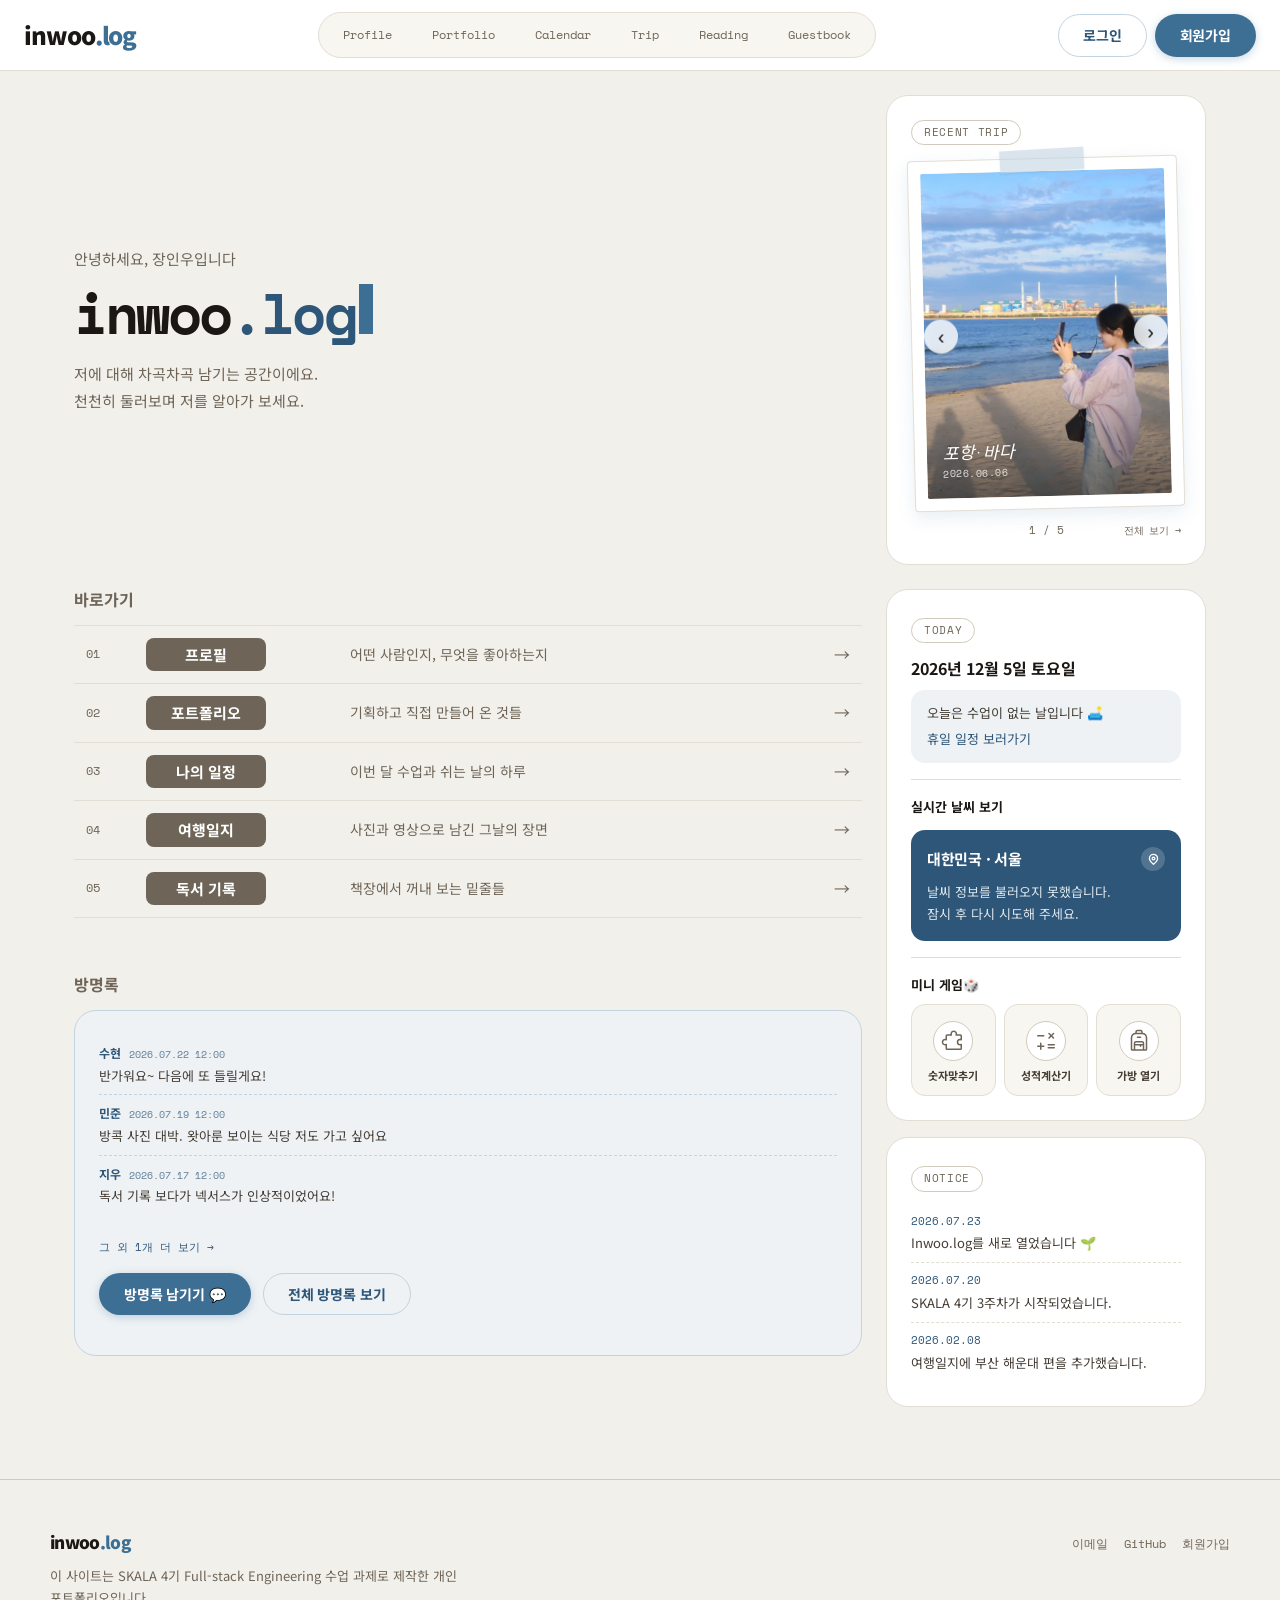
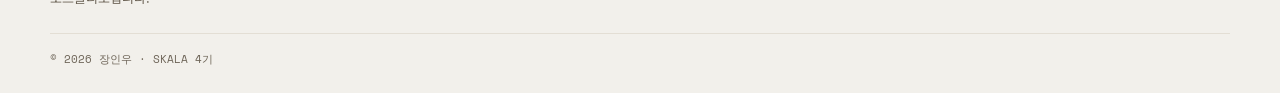
<file: index.html>
<!doctype html>
<html lang="ko">
<head>
  <meta charset="utf-8">
  <title>Inwoo.log</title>
  <meta http-equiv="refresh" content="0; url=./html/index.html">
  <link rel="canonical" href="./html/index.html">
</head>
<body>
  <p><a href="./html/index.html">Inwoo.log로 이동합니다…</a></p>
</body>
</html>
</file>
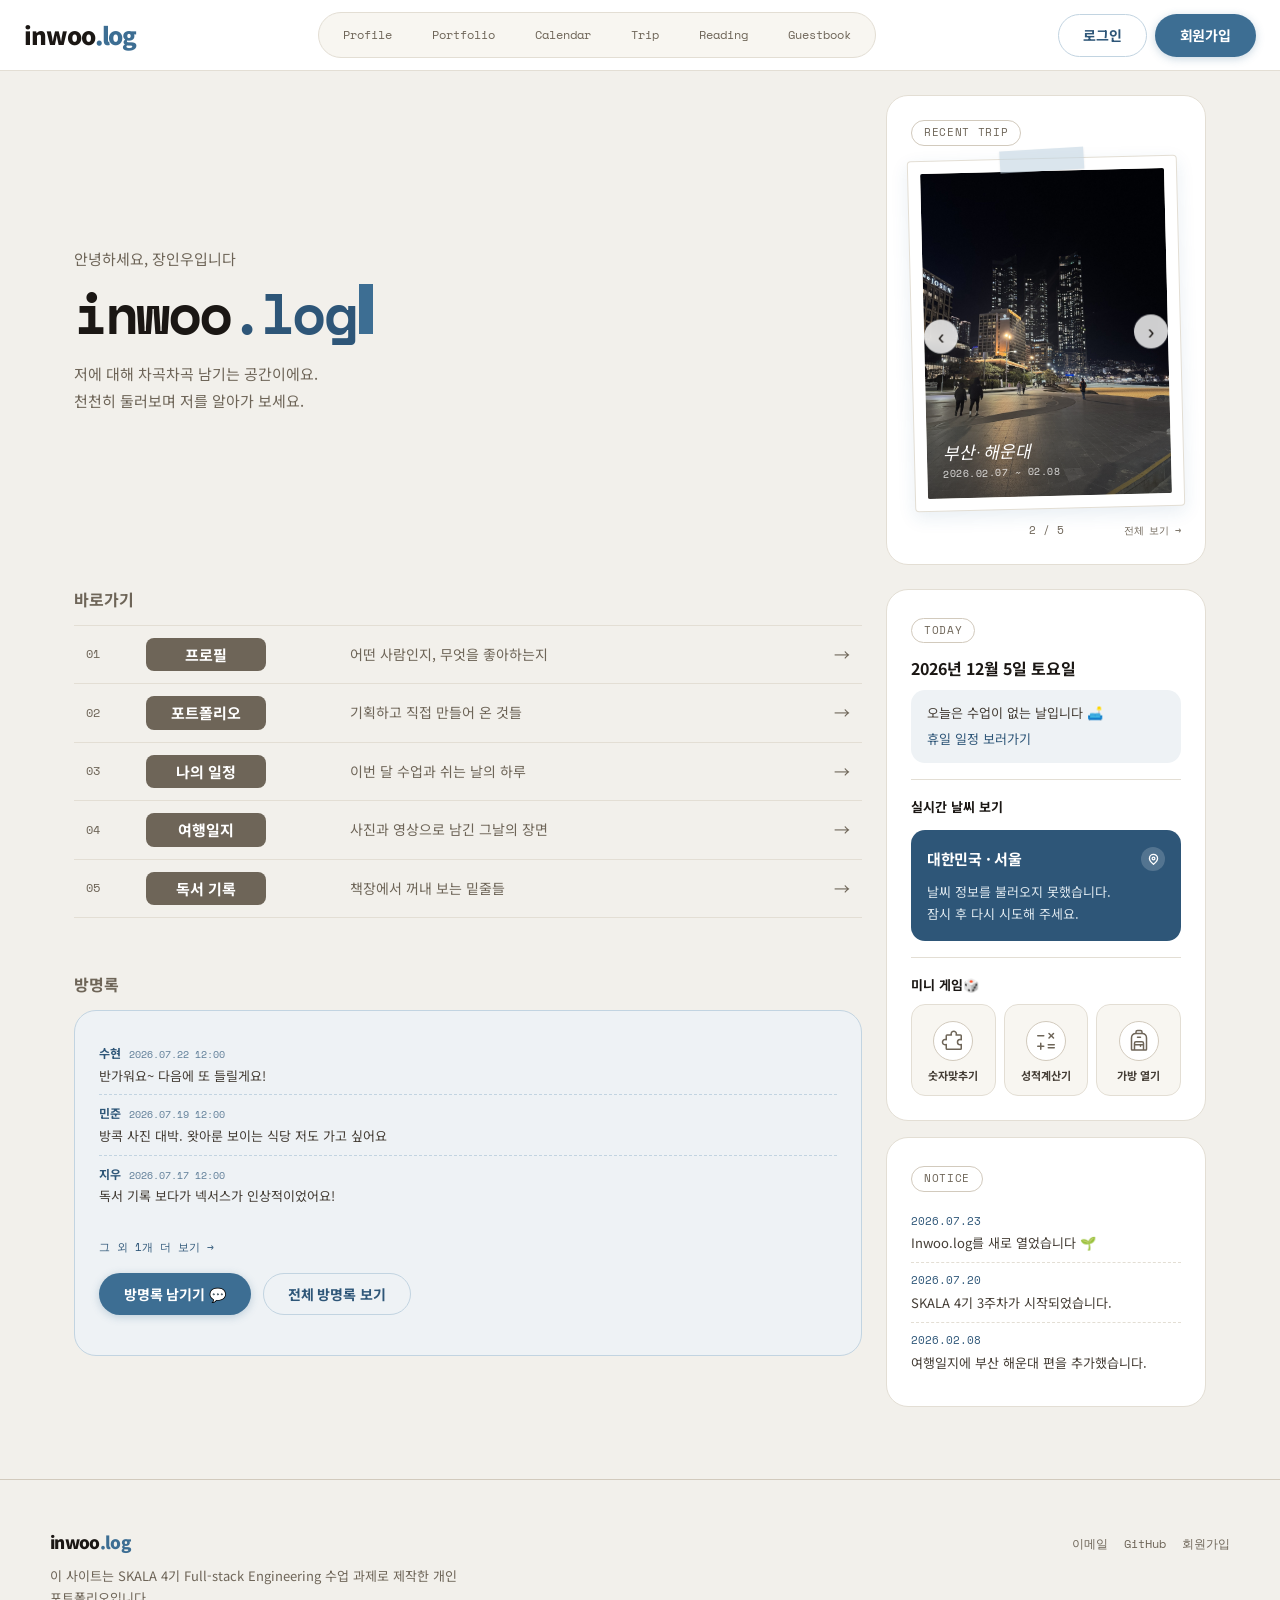
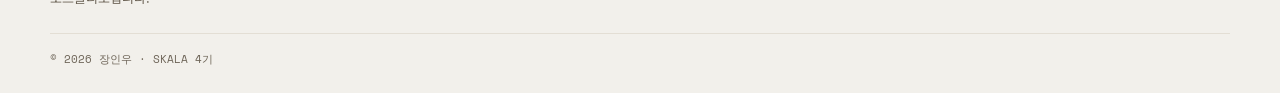
<file: html/index.html>
<!-- html/index.html — 메인 페이지 -->
<!DOCTYPE html>
<html lang="ko">
<head>
  <meta charset="UTF-8">
  <meta name="viewport" content="width=device-width, initial-scale=1.0">
  <meta name="description" content="장인우의 개인 기록 공간 Inwoo.log — 프로필, 포트폴리오, 여행일지, 독서 기록을 담았습니다.">
  <title>INWOOLOG</title>

  <link rel="preconnect" href="https://fonts.googleapis.com">
  <link rel="preconnect" href="https://fonts.gstatic.com" crossorigin>
  <link href="https://fonts.googleapis.com/css2?family=Noto+Sans+KR:wght@400;500;700;900&family=Space+Mono:wght@400;700&family=Instrument+Serif:ital@0;1&display=swap" rel="stylesheet">
  <link rel="icon" type="image/svg+xml" href="../media/icon/favicon.svg">
  <link rel="stylesheet" href="../css/style.css">
</head>
<body>

  <a class="skip" href="#main">본문으로 건너뛰기</a>

  <header class="topbar">
    <a class="topbar__logo" href="index.html">inwoo<span>.log</span></a>

    <button type="button" class="nav-toggle" id="navToggle" aria-label="메뉴 열기" aria-expanded="false" aria-controls="siteNav">
      <span></span><span></span><span></span>
    </button>

    <nav class="topbar__nav" id="siteNav" aria-label="주요 메뉴">
      <ul class="nav-list">
        <li><a href="myProfile.html">Profile</a></li>
        <li><a href="myPortfolio.html">Portfolio</a></li>
        <li><a href="myCalendar.html">Calendar</a></li>
        <li><a href="myTrip.html">Trip</a></li>
        <li><a href="myReadings.html">Reading</a></li>
        <li><a href="guestbook.html">Guestbook</a></li>
      </ul>
    </nav>

    <div class="topbar__auth" id="authArea">
      <a href="login.html" class="btn btn--ghost">로그인</a>
      <a href="signUp.html" class="btn btn--primary">회원가입</a>
    </div>
  </header>

  <div class="container">

    <!-- ===== 히어로 : 벤토 그리드 ===== -->
    <section class="bento" aria-labelledby="heroTitle">

      <article class="bento__cell bento__cell--intro">
        <p class="hero-hi">안녕하세요, 장인우입니다</p>
        <h1 class="hero-mark" id="heroTitle">
          inwoo<span>.log</span><span class="hero-caret" aria-hidden="true"></span>
        </h1>
        <p class="hero-sub">
          저에 대해 차곡차곡 남기는 공간이에요.
          천천히 둘러보며 저를 알아가 보세요.
        </p>
      </article>

      <article class="bento__cell bento__cell--slider">
        <p class="chip">Recent trip</p>

        <div class="slider" id="tripSlider" data-finger-zone>
          <div class="slider__stage">
            <ul class="slider__track" id="sliderTrack">
              <li class="slider__item is-current">
                <a class="slider__link" href="myTrip.html#tripPohang" aria-label="포항 여행 게시물 보러 가기">
                  <img src="../media/trip/pohang.JPG" alt="포항 바닷가에서 푸른 바다를 사진으로 담는 모습">
                </a>
                <p class="slider__caption"><strong>포항 · 바다</strong> 2026.06.06</p>
              </li>
              <li class="slider__item">
                <a class="slider__link" href="myTrip.html#tripBusan" aria-label="부산 여행 게시물 보러 가기">
                  <img src="../media/trip/busan.jpeg" alt="밤에 불이 켜진 고층 건물과 해운대 해변 산책로" loading="lazy">
                </a>
                <p class="slider__caption"><strong>부산 · 해운대</strong> 2026.02.07 ~ 02.08</p>
              </li>
              <li class="slider__item">
                <a class="slider__link" href="myTrip.html#tripSokcho" aria-label="속초 여행 게시물 보러 가기">
                  <img src="../media/trip/sokcho5.jpeg" alt="구름 위로 떠오르는 2026년 속초의 첫 해" loading="lazy">
                </a>
                <p class="slider__caption"><strong>속초 · 해돋이</strong> 2026.01.01</p>
              </li>
              <li class="slider__item">
                <a class="slider__link" href="myTrip.html#tripHokkaido" aria-label="홋카이도 여행 게시물 보러 가기">
                  <img src="../media/trip/japan2.JPG" alt="청록빛 물과 마른 나무가 어우러진 비에이 청의 호수" loading="lazy">
                </a>
                <p class="slider__caption"><strong>일본 · 홋카이도</strong> 2025.09.26 ~ 09.27</p>
              </li>
              <li class="slider__item">
                <a class="slider__link" href="myTrip.html#tripJeonju" aria-label="전주 여행 게시물 보러 가기">
                  <img src="../media/trip/jeonju1.jpeg" alt="특별전시관 기와 대문 앞에 핀 보라색 버베나 꽃" loading="lazy">
                </a>
                <p class="slider__caption"><strong>전주 · 한옥마을</strong> 2024.08.10 ~ 08.11</p>
              </li>
            </ul>

            <button type="button" class="slider__nav slider__nav--prev" id="slidePrev" aria-label="이전 사진">‹</button>
            <button type="button" class="slider__nav slider__nav--next" id="slideNext" aria-label="다음 사진">›</button>
          </div>

          <div class="slider__foot">
            <p class="slider__count" id="slideCount" aria-live="polite">1 / 3</p>
            <a class="slider__more" href="myTrip.html">전체 보기 →</a>
          </div>
        </div>
      </article>


    </section>

    <div class="layout">

      <!-- ===== 본문 ===== -->
      <main id="main">
        <h2 class="home-title">바로가기</h2>

        <ul class="index-list">
          <li class="index-list__item">
            <a href="myProfile.html">
              <span class="index-list__no">01</span>
              <span class="index-list__label">프로필</span>
              <span class="index-list__desc">어떤 사람인지, 무엇을 좋아하는지</span>
              <span class="index-list__arrow" aria-hidden="true">→</span>
            </a>
          </li>
          <li class="index-list__item">
            <a href="myPortfolio.html">
              <span class="index-list__no">02</span>
              <span class="index-list__label">포트폴리오</span>
              <span class="index-list__desc">기획하고 직접 만들어 온 것들</span>
              <span class="index-list__arrow" aria-hidden="true">→</span>
            </a>
          </li>
          <li class="index-list__item">
            <a href="myCalendar.html">
              <span class="index-list__no">03</span>
              <span class="index-list__label">나의 일정</span>
              <span class="index-list__desc">이번 달 수업과 쉬는 날의 하루</span>
              <span class="index-list__arrow" aria-hidden="true">→</span>
            </a>
          </li>
          <li class="index-list__item">
            <a href="myTrip.html">
              <span class="index-list__no">04</span>
              <span class="index-list__label">여행일지</span>
              <span class="index-list__desc">사진과 영상으로 남긴 그날의 장면</span>
              <span class="index-list__arrow" aria-hidden="true">→</span>
            </a>
          </li>
          <li class="index-list__item">
            <a href="myReadings.html">
              <span class="index-list__no">05</span>
              <span class="index-list__label">독서 기록</span>
              <span class="index-list__desc">책장에서 꺼내 보는 밑줄들</span>
              <span class="index-list__arrow" aria-hidden="true">→</span>
            </a>
          </li>
        </ul>

        <!-- ===== 방명록 미리보기 ===== -->
        <h2 class="home-title">방명록</h2>

        <section class="gb-teaser">
          <ul class="gb-preview" id="gbPreview" data-preview="3">
            <li>
              <p class="gb-preview__msg">반가워요~ 다음에 또 들릴게요!</p>
              <p class="gb-preview__meta">
                <span class="gb-preview__name">수현</span>
                <span class="gb-preview__time">2026.07.22</span>
              </p>
            </li>
            <li>
              <p class="gb-preview__msg">방콕 사진 대박. 왓아룬 보이는 식당 저도 가고 싶어요</p>
              <p class="gb-preview__meta">
                <span class="gb-preview__name">민준</span>
                <span class="gb-preview__time">2026.07.19</span>
              </p>
            </li>
            <li>
              <p class="gb-preview__msg">독서 기록 보다가 넥서스가 인상적이었어요!</p>
              <p class="gb-preview__meta">
                <span class="gb-preview__name">지우</span>
                <span class="gb-preview__time">2026.07.17</span>
              </p>
            </li>
          </ul>

          <a class="gb-preview__more" id="gbPreviewMore" href="guestbook.html" hidden>그 외 더 보기 →</a>

          <p class="btn-row">
            <button type="button" id="gbModalOpen" class="btn btn--primary">방명록 남기기 💬</button>
            <a href="guestbook.html" class="btn btn--ghost">전체 방명록 보기</a>
          </p>

          <!-- 방명록 작성 모달 -->
          <dialog class="gb-modal" id="gbModal" aria-labelledby="gbModalTitle">
            <div class="gb-modal__head">
              <h3 id="gbModalTitle">방명록 남기기 💬</h3>
              <button type="button" class="gb-modal__close" id="gbModalClose" aria-label="닫기">×</button>
            </div>

            <!-- 로그인 상태 : 작성 폼 -->
            <form id="gbModalForm" hidden>
              <p class="field">
                <label for="gbModalMsg">메시지</label>
                <textarea id="gbModalMsg" rows="4" maxlength="200"
                          placeholder="한 줄 남겨주세요 (최대 200자)" required></textarea>
              </p>
              <p class="gb-modal__count" id="gbModalCount">0 / 200</p>
              <p class="form-actions">
                <button type="submit" class="btn btn--primary">남기기</button>
                <button type="button" class="btn btn--ghost" id="gbModalCancel">취소</button>
              </p>
            </form>

            <!-- 비로그인 상태 : 로그인 안내 -->
            <div id="gbModalLocked" hidden>
              <p class="gb-modal__locked-text">
                방명록 작성은 <strong>로그인한 방문자</strong>만 가능해요.
              </p>
              <p class="form-actions">
                <a href="login.html" class="btn btn--primary">로그인</a>
                <a href="signUp.html" class="btn btn--ghost">회원가입</a>
              </p>
            </div>
          </dialog>
        </section>
      </main>

      <!-- ===== 사이드바 : 한 블록으로 압축 ===== -->
      <aside class="sidebar" aria-label="오늘의 정보">
        <section class="panel">
          <p class="chip">Today</p>

          <p class="today-date" id="todayDate">날짜를 불러오는 중입니다.</p>
          <div id="todaySchedule" class="today-schedule">
            <p>오늘의 일정이 여기 표시됩니다.</p>
          </div>

          <hr class="panel__rule">

          <p class="panel__label">실시간 날씨 보기</p>
          <!-- 실제 값은 숨겨진 select가 들고, 화면에는 커스텀 메뉴만 보인다 -->
          <select id="citySelect" class="city-select" tabindex="-1" aria-hidden="true">
            <option value="37.5665,126.9780" selected>대한민국 · 서울</option>
            <option value="35.1796,129.0756">대한민국 · 부산</option>
            <option value="33.4996,126.5312">대한민국 · 제주</option>
            <option value="38.2070,128.5918">대한민국 · 속초</option>
            <option value="36.0190,129.3435">대한민국 · 포항</option>
            <option value="13.7563,100.5018">태국 · 방콕</option>
            <option value="31.2304,121.4737">중국 · 상하이</option>
            <option value="43.0618,141.3545">일본 · 삿포로</option>
            <option value="35.6762,139.6503">일본 · 도쿄</option>
            <option value="48.8566,2.3522">프랑스 · 파리</option>
            <option value="40.7128,-74.0060">미국 · 뉴욕</option>
          </select>
          <div id="weather-box">
            <div class="weather-head">
              <div class="weather-head__title">
                <h4 id="weatherCity">대한민국 · 서울</h4>
                <p class="weather-local" id="weatherLocalTime" aria-label="현지 날짜와 시간"></p>
              </div>
              <div class="city-picker">
                <button type="button" id="cityToggle" class="city-toggle"
                        aria-label="지역 변경" title="지역 변경"
                        aria-haspopup="listbox" aria-expanded="false">
                  <svg viewBox="0 0 16 16" fill="none" stroke="currentColor" stroke-width="1.6"
                       stroke-linecap="round" stroke-linejoin="round" aria-hidden="true">
                    <path d="M13 6.7C13 9.6 8 14 8 14S3 9.6 3 6.7a5 5 0 0 1 10 0Z"/>
                    <circle cx="8" cy="6.7" r="1.7"/>
                  </svg>
                </button>
                <ul id="cityMenu" class="city-menu" role="listbox" hidden></ul>
              </div>
            </div>
            <div id="weatherDetail"></div>
          </div>

          <hr class="panel__rule">

          <p class="panel__label">미니 게임🎲</p>
          <div class="play-row">
            <button type="button" id="upDownBtn"
                    class="game-tile game-tile--number"
                    aria-haspopup="dialog" aria-controls="upDownModal">
              <span class="game-tile__icon game-tile__icon--number"
                    aria-hidden="true"></span>
              <span class="game-tile__label">숫자맞추기</span>
            </button>
            <button type="button" id="gradeBtn"
                    class="game-tile game-tile--grade"
                    aria-haspopup="dialog" aria-controls="gradeModal">
              <span class="game-tile__icon game-tile__icon--grade"
                    aria-hidden="true"></span>
              <span class="game-tile__label">성적계산기</span>
            </button>
            <button type="button" id="bagModalBtn"
                    class="game-tile game-tile--bag"
                    aria-haspopup="dialog" aria-controls="bagModal">
              <span class="game-tile__icon game-tile__icon--bag"
                    aria-hidden="true"></span>
              <span class="game-tile__label">가방 열기</span>
            </button>
          </div>

          <dialog class="updown-modal" id="upDownModal"
                  aria-labelledby="upDownTitle" aria-describedby="upDownGuide">
            <div class="updown-modal__head">
              <div>
                <p class="updown-modal__eyebrow">NUMBER GAME</p>
                <h3 id="upDownTitle">숫자 맞히기 🎯</h3>
              </div>
              <button type="button" class="updown-modal__close" id="upDownClose"
                      aria-label="게임 닫기">×</button>
            </div>

            <p class="updown-modal__guide" id="upDownGuide">
              먼저 돌림판을 돌려 이번 게임의 숫자 범위를 정해보세요.
            </p>

            <section class="updown-wheel-stage" id="upDownWheelStage"
                     aria-labelledby="upDownWheelTitle">
              <h4 id="upDownWheelTitle">이번 게임의 최대 숫자는?</h4>
              <div class="updown-wheel-wrap">
                <span class="updown-wheel-pointer" aria-hidden="true"></span>
                <div class="updown-wheel" id="upDownWheel" aria-hidden="true">
                  <span style="--angle:0deg;--reverse:0deg">30</span>
                  <span style="--angle:45deg;--reverse:-45deg">40</span>
                  <span style="--angle:90deg;--reverse:-90deg">50</span>
                  <span style="--angle:135deg;--reverse:-135deg">60</span>
                  <span style="--angle:180deg;--reverse:-180deg">70</span>
                  <span style="--angle:225deg;--reverse:-225deg">80</span>
                  <span style="--angle:270deg;--reverse:-270deg">90</span>
                  <span style="--angle:315deg;--reverse:-315deg">100</span>
                </div>
                <strong class="updown-wheel-result" id="upDownWheelResult">?</strong>
              </div>
              <button type="button" class="btn btn--primary updown-wheel-spin"
                      id="upDownSpin">돌림판 돌리기</button>
            </section>

            <div class="updown-game" id="upDownGame" hidden>
              <div class="updown-stats" aria-label="현재 게임 상태">
                <p>
                  <span>남은 범위</span>
                  <strong id="upDownRange">1 ~ 50</strong>
                </p>
                <p>
                  <span>시도 횟수</span>
                  <strong><b id="upDownAttempts">0</b>회</strong>
                </p>
              </div>

              <form class="updown-form" id="upDownForm">
                <label for="upDownInput">예상 숫자</label>
                <div class="updown-form__row">
                  <input type="number" id="upDownInput" min="1" max="50"
                         inputmode="numeric" autocomplete="off" required
                         aria-describedby="upDownMessage">
                  <button type="submit" class="btn btn--primary" id="upDownSubmit">
                    확인
                  </button>
                </div>
              </form>

              <p class="updown-message" id="upDownMessage" role="status"
                 aria-live="polite">숫자를 입력하고 확인을 눌러주세요.</p>

              <div class="updown-guesses">
                <p class="updown-guesses__title">입력 기록</p>
                <ol class="updown-guesses__list" id="upDownGuesses">
                  <li class="updown-guesses__empty">아직 입력한 숫자가 없어요.</li>
                </ol>
              </div>
            </div>

            <section class="updown-ranking" aria-labelledby="upDownRankingTitle">
              <div class="updown-ranking__head">
                <h4 id="upDownRankingTitle">TOP 5 RANKING 🏆</h4>
                <button type="button" class="updown-ranking__clear"
                        id="upDownClear" hidden>기록 삭제</button>
              </div>
              <p class="updown-ranking__empty" id="upDownEmpty">
                아직 랭킹이 없어요. 첫 기록을 만들어 보세요!
              </p>
              <ol class="updown-ranking__list" id="upDownRecords"></ol>
            </section>

            <div class="updown-modal__actions">
              <button type="button" class="btn btn--primary"
                      id="upDownRestart" hidden>다시 하기</button>
              <button type="button" class="btn btn--ghost"
                      id="upDownQuit">게임 나가기</button>
            </div>
          </dialog>

          <dialog class="grade-modal" id="gradeModal"
                  aria-labelledby="gradeTitle" aria-describedby="gradeGuide">
            <div class="grade-modal__head">
              <div>
                <p class="grade-modal__eyebrow">GRADE CALCULATOR</p>
                <h3 id="gradeTitle">성적 계산기 📝</h3>
              </div>
              <button type="button" class="grade-modal__close" id="gradeClose"
                      aria-label="성적 계산기 닫기">×</button>
            </div>

            <p class="grade-modal__guide" id="gradeGuide">
              과목별 점수를 입력하면 총점, 평균, 등급을 계산해 드려요.
            </p>

            <form class="grade-form" id="gradeForm" novalidate>
              <div class="grade-fields">
                <p class="grade-field">
                  <label for="htmlScore">
                    <span>HTML</span>
                    <small>웹 구조</small>
                  </label>
                  <span class="grade-field__input">
                    <input type="number" id="htmlScore" name="html"
                           min="0" max="100" step="10" inputmode="numeric"
                           autocomplete="off" required>
                    <b>점</b>
                  </span>
                </p>

                <p class="grade-field">
                  <label for="cssScore">
                    <span>CSS</span>
                    <small>스타일링</small>
                  </label>
                  <span class="grade-field__input">
                    <input type="number" id="cssScore" name="css"
                           min="0" max="100" step="10" inputmode="numeric"
                           autocomplete="off" required>
                    <b>점</b>
                  </span>
                </p>

                <p class="grade-field">
                  <label for="javascriptScore">
                    <span>JavaScript</span>
                    <small>동작 구현</small>
                  </label>
                  <span class="grade-field__input">
                    <input type="number" id="javascriptScore" name="javascript"
                           min="0" max="100" step="10" inputmode="numeric"
                           autocomplete="off" required>
                    <b>점</b>
                  </span>
                </p>
              </div>

              <p class="grade-message" id="gradeMessage" role="alert" hidden></p>

              <div class="grade-form__actions">
                <button type="submit" class="btn btn--primary">계산하기</button>
                <button type="reset" class="btn btn--ghost">다시 입력</button>
              </div>
            </form>

            <section class="grade-result" id="gradeResult"
                     aria-labelledby="gradeResultTitle" aria-live="polite" hidden>
              <div class="grade-result__summary">
                <div>
                  <p class="grade-result__label">평균 점수</p>
                  <p class="grade-result__average">
                    <strong id="gradeAverage">0.0</strong><span>점</span>
                  </p>
                </div>
                <p class="grade-result__badge" id="gradeLevel"
                   aria-label="등급">-</p>
              </div>

              <h4 class="grade-result__status" id="gradeResultTitle">
                계산 결과
              </h4>
              <p class="grade-result__detail">
                총점 <strong id="gradeTotal">0</strong>점 ·
                <strong id="gradePass">결과 대기 중</strong>
              </p>
            </section>
          </dialog>

          <dialog class="bag-modal" id="bagModal"
                  aria-labelledby="bagModalTitle" aria-describedby="bagModalGuide">
            <div class="bag-modal__head">
              <div>
                <p class="bag-modal__eyebrow">WHAT'S IN MY BAG</p>
                <h3 id="bagModalTitle">오늘의 가방 속 소지품</h3>
              </div>
              <button type="button" class="bag-modal__close" id="bagModalClose"
                      aria-label="가방 모달 닫기">×</button>
            </div>

            <p class="bag-modal__guide" id="bagModalGuide">
              오늘 챙겨 나온 가방 안에는 무엇이 들어 있을까요?
            </p>

            <div class="bag__closed" id="bagClosed">
              <button type="button" class="bag-figure" id="bagOpenBtn"
                      aria-label="가방 열어보기">
                <span class="bag-figure__icon" aria-hidden="true"></span>
              </button>
              <p class="bag__hint">가방을 클릭하세요 👆</p>
            </div>

            <div class="bag__open" id="bagOpen" hidden>
              <p class="chip" id="bagSummary">불러오는 중…</p>
              <ul class="bag-grid" id="bagBox"></ul>

              <p class="bag-modal__actions">
                <button type="button" class="btn btn--ghost" id="bagResetBtn">
                  다시 담기
                </button>
                <button type="button" class="btn btn--primary" id="bagModalDone">
                  확인
                </button>
              </p>
            </div>
          </dialog>
        </section>

        <section class="panel">
          <p class="chip">Notice</p>
          <ul class="notice-list">
            <li>
              <span class="notice-list__date">2026.07.23</span>
              <span class="notice-list__text">Inwoo.log를 새로 열었습니다 🌱</span>
            </li>
            <li>
              <span class="notice-list__date">2026.07.20</span>
              <span class="notice-list__text">SKALA 4기 3주차가 시작되었습니다.</span>
            </li>
            <li>
              <span class="notice-list__date">2026.02.08</span>
              <span class="notice-list__text">여행일지에 부산 해운대 편을 추가했습니다.</span>
            </li>
          </ul>
        </section>
      </aside>

    </div>
  </div>

  <footer class="site-footer">
    <div class="site-footer__inner">
      <div>
        <p class="site-footer__brand">inwoo<span>.log</span></p>
        <p class="site-footer__desc">
          이 사이트는 SKALA 4기 Full-stack Engineering 수업 과제로 제작한
          개인 포트폴리오입니다.
        </p>
      </div>
      <ul class="site-footer__links">
        <li><a href="mailto:roseprincess0331@gmail.com">이메일</a></li>
        <li><a href="https://github.com/inwoo-jang" target="_blank" rel="noopener">GitHub</a></li>
        <li class="footer-signup"><a href="signUp.html">회원가입</a></li>
      </ul>
    </div>
    <p class="site-footer__copy">© 2026 장인우 · SKALA 4기</p>
  </footer>

  <script src="../script/auth.js"></script>
  <script src="../script/nav.js"></script>
  <script src="../script/guestbook.js"></script>
  <script src="../script/gbModal.js"></script>
  <script src="../script/slider.js"></script>
  <script src="../script/upDown.js"></script>
  <script src="../script/grade.js"></script>
  <script src="../script/bag.js"></script>
  <script src="../script/scheduleData.js"></script>
  <script src="../script/calendar.js"></script>
  <script type="module" src="../script/realtimeInfo.js"></script>
  <script src="../script/fingerCursor.js"></script>
</body>
</html>
</file>
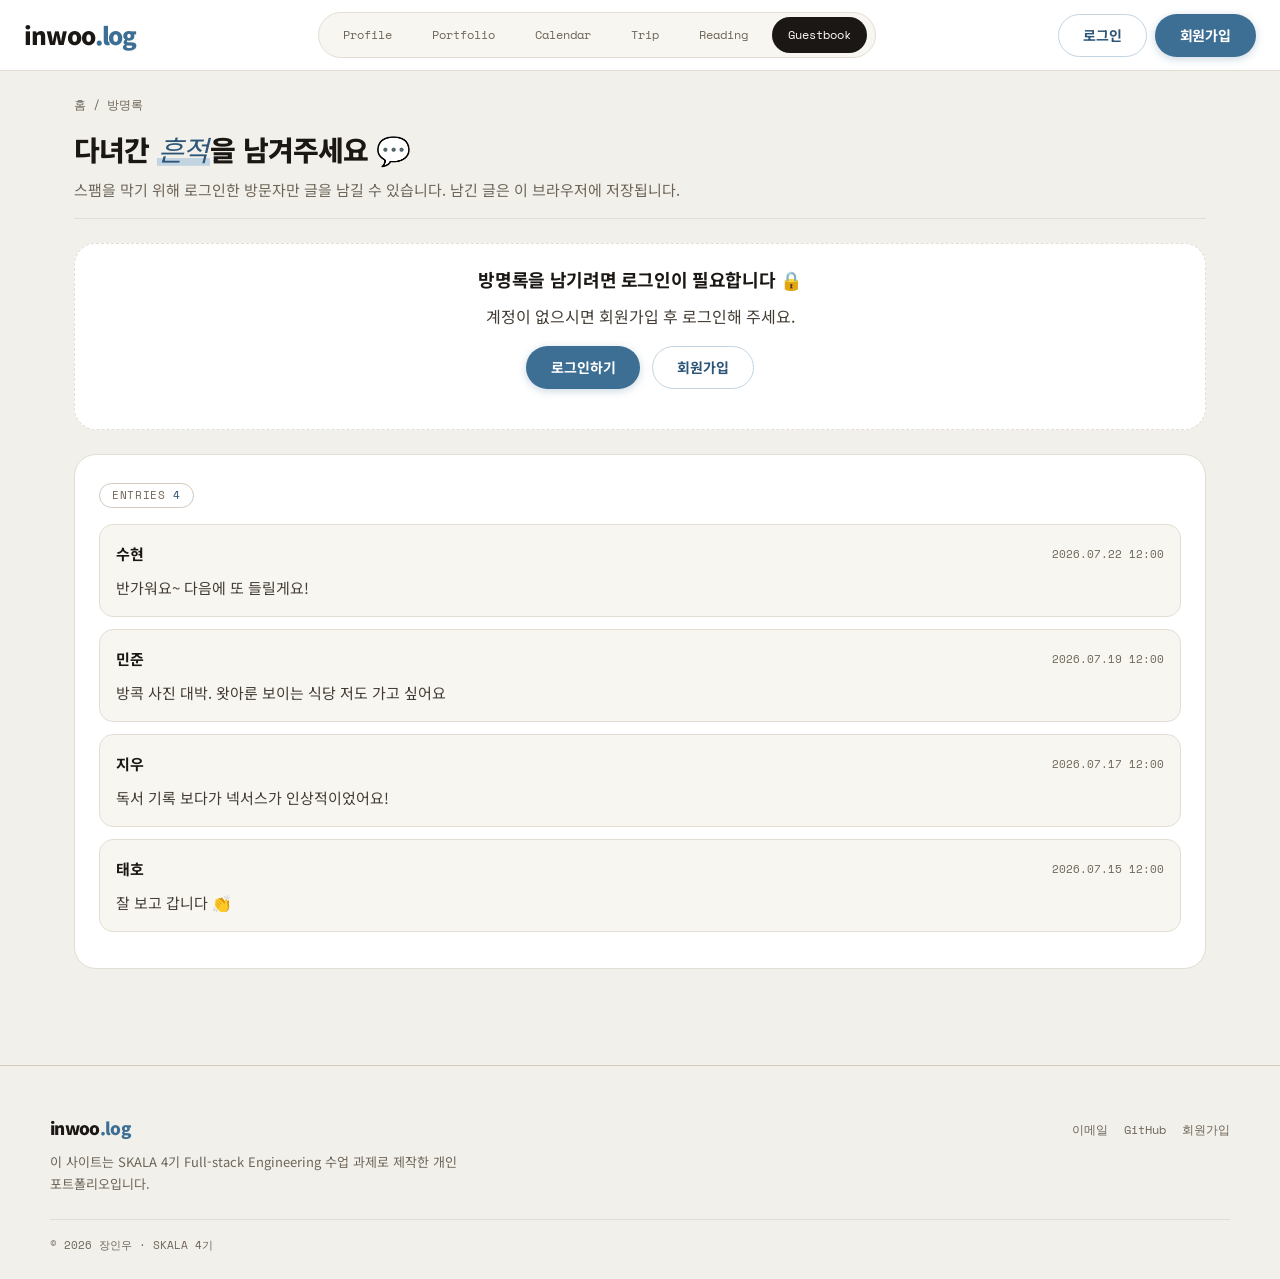
<file: html/guestbook.html>
<!-- html/guestbook.html — 추가 페이지 (로그인 사용자 방명록) -->
<!DOCTYPE html>
<html lang="ko">
<head>
  <meta charset="UTF-8">
  <meta name="viewport" content="width=device-width, initial-scale=1.0">
  <meta name="description" content="Inwoo.log 방문 흔적을 남기는 방명록.">
  <title>방명록 — Inwoo.log</title>

  <link rel="preconnect" href="https://fonts.googleapis.com">
  <link rel="preconnect" href="https://fonts.gstatic.com" crossorigin>
  <link href="https://fonts.googleapis.com/css2?family=Noto+Sans+KR:wght@400;500;700;900&family=Space+Mono:wght@400;700&family=Instrument+Serif:ital@0;1&display=swap" rel="stylesheet">
  <link rel="icon" type="image/svg+xml" href="../media/icon/favicon.svg">
  <link rel="stylesheet" href="../css/style.css">
</head>
<body>

  <a class="skip" href="#main">본문으로 건너뛰기</a>

  <header class="topbar">
    <a class="topbar__logo" href="index.html">inwoo<span>.log</span></a>

    <button type="button" class="nav-toggle" id="navToggle" aria-label="메뉴 열기" aria-expanded="false" aria-controls="siteNav">
      <span></span><span></span><span></span>
    </button>

    <nav class="topbar__nav" id="siteNav" aria-label="주요 메뉴">
      <ul class="nav-list">
        <li><a href="myProfile.html">Profile</a></li>
        <li><a href="myPortfolio.html">Portfolio</a></li>
        <li><a href="myCalendar.html">Calendar</a></li>
        <li><a href="myTrip.html">Trip</a></li>
        <li><a href="myReadings.html">Reading</a></li>
        <li><a href="guestbook.html" class="is-active" aria-current="page">Guestbook</a></li>
      </ul>
    </nav>

    <div class="topbar__auth" id="authArea">
      <a href="login.html" class="btn btn--ghost">로그인</a>
      <a href="signUp.html" class="btn btn--primary">회원가입</a>
    </div>
  </header>

  <div class="container">

    <nav class="crumb" aria-label="현재 위치">
      <a href="index.html">홈</a> <span aria-hidden="true">/</span> <span>방명록</span>
    </nav>

    <header class="page-head">
      <h1 class="page-title">다녀간 <em>흔적</em>을 남겨주세요 💬</h1>
      <p class="page-desc">
        스팸을 막기 위해 로그인한 방문자만 글을 남길 수 있습니다.
        남긴 글은 이 브라우저에 저장됩니다.
      </p>
    </header>

    <main id="main">

      <!-- 로그인 전 안내 -->
      <section class="panel gb-locked" id="gbLocked">
        <h2>방명록을 남기려면 로그인이 필요합니다 🔒</h2>
        <p>계정이 없으시면 회원가입 후 로그인해 주세요.</p>
        <p class="btn-row">
          <a href="login.html" class="btn btn--primary">로그인하기</a>
          <a href="signUp.html" class="btn btn--ghost">회원가입</a>
        </p>
      </section>

      <!-- 로그인 후 작성 폼 -->
      <section class="panel gb-write" id="gbWrite" hidden>
        <h2 class="section-title">Write</h2>

        <form class="gb-form" id="gbForm">
          <p class="field">
            <label for="gbName">이름</label>
            <input type="text" id="gbName" name="gbName" readonly>
          </p>

          <p class="field">
            <label for="gbMessage">메시지</label>
            <textarea id="gbMessage" name="gbMessage" rows="4"
                      maxlength="200" required
                      placeholder="짧게라도 한 줄 남겨주세요. (최대 200자)"></textarea>
            <span class="field__count" id="gbCount">0 / 200</span>
          </p>

          <p class="form-actions">
            <button type="submit" class="btn btn--primary">남기기</button>
            <button type="reset" class="btn btn--ghost">지우기</button>
          </p>
        </form>
      </section>

      <!-- 목록 -->
      <section class="panel">
        <h2 class="section-title">Entries <span id="gbTotal">0</span></h2>
        <ul class="gb-list" id="gbList"></ul>
        <p class="gb-empty" id="gbEmpty">아직 남겨진 글이 없습니다. 첫 번째 방문자가 되어주세요 🌱</p>
        <p class="gb-more" id="gbMore" hidden></p>
      </section>

    </main>
  </div>

  <footer class="site-footer">
    <div class="site-footer__inner">
      <div>
        <p class="site-footer__brand">inwoo<span>.log</span></p>
        <p class="site-footer__desc">
          이 사이트는 SKALA 4기 Full-stack Engineering 수업 과제로 제작한
          개인 포트폴리오입니다.
        </p>
      </div>
      <ul class="site-footer__links">
        <li><a href="mailto:roseprincess0331@gmail.com">이메일</a></li>
        <li><a href="https://github.com/inwoo-jang" target="_blank" rel="noopener">GitHub</a></li>
        <li class="footer-signup"><a href="signUp.html">회원가입</a></li>
      </ul>
    </div>
    <p class="site-footer__copy">© 2026 장인우 · SKALA 4기</p>
  </footer>

  <script src="../script/auth.js"></script>
  <script src="../script/nav.js"></script>
  <script src="../script/guestbook.js"></script>
</body>
</html>
</file>
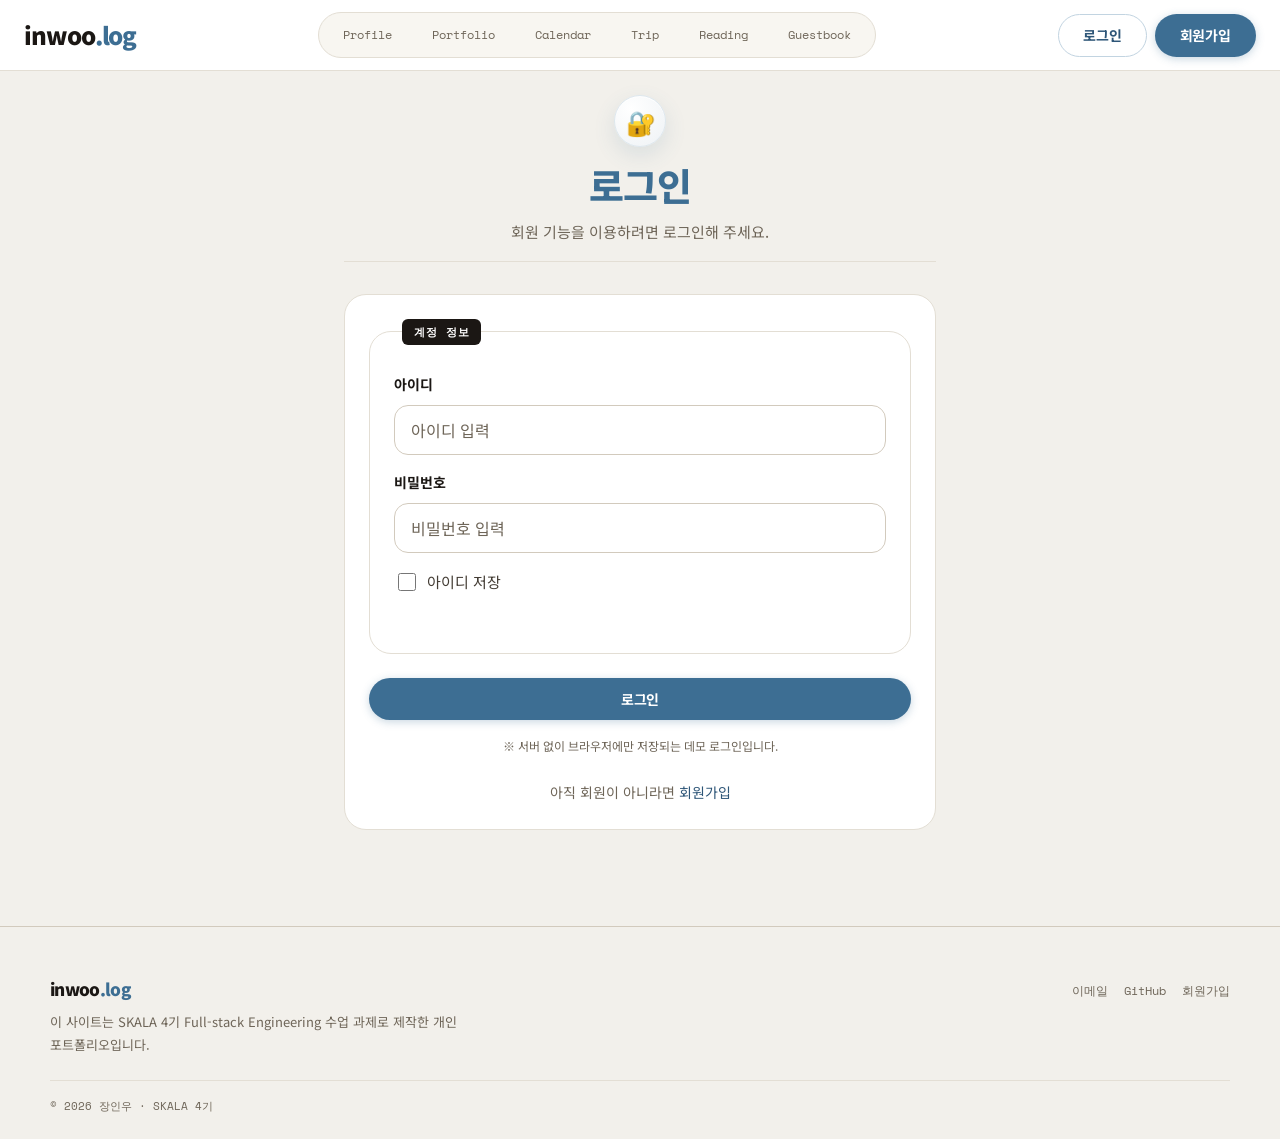
<file: html/login.html>
<!-- html/login.html — 추가 페이지 -->
<!DOCTYPE html>
<html lang="ko">
<head>
  <meta charset="UTF-8">
  <meta name="viewport" content="width=device-width, initial-scale=1.0">
  <meta name="description" content="Inwoo.log 로그인 페이지.">
  <title>로그인 — Inwoo.log</title>

  <link rel="preconnect" href="https://fonts.googleapis.com">
  <link rel="preconnect" href="https://fonts.gstatic.com" crossorigin>
  <link href="https://fonts.googleapis.com/css2?family=Noto+Sans+KR:wght@400;500;700;900&family=Space+Mono:wght@400;700&family=Instrument+Serif:ital@0;1&display=swap" rel="stylesheet">
  <link rel="icon" type="image/svg+xml" href="../media/icon/favicon.svg">
  <link rel="stylesheet" href="../css/style.css">
</head>
<body>

  <a class="skip" href="#main">본문으로 건너뛰기</a>

  <header class="topbar">
    <a class="topbar__logo" href="index.html">inwoo<span>.log</span></a>

    <button type="button" class="nav-toggle" id="navToggle" aria-label="메뉴 열기" aria-expanded="false" aria-controls="siteNav">
      <span></span><span></span><span></span>
    </button>

    <nav class="topbar__nav" id="siteNav" aria-label="주요 메뉴">
      <ul class="nav-list">
        <li><a href="myProfile.html">Profile</a></li>
        <li><a href="myPortfolio.html">Portfolio</a></li>
        <li><a href="myCalendar.html">Calendar</a></li>
        <li><a href="myTrip.html">Trip</a></li>
        <li><a href="myReadings.html">Reading</a></li>
        <li><a href="guestbook.html">Guestbook</a></li>
      </ul>
    </nav>

    <div class="topbar__auth" id="authArea">
      <a href="login.html" class="btn btn--ghost">로그인</a>
      <a href="signUp.html" class="btn btn--primary">회원가입</a>
    </div>
  </header>

  <div class="container container--narrow">

    <header class="page-head auth-head">
      <h1 class="page-title auth-title"><span class="auth-title__icon">🔐</span> <em>로그인</em></h1>
      <p class="page-desc">회원 기능을 이용하려면 로그인해 주세요.</p>
    </header>

    <main id="main">
      <section class="panel">
        <form action="index.html" method="get" class="auth-form" id="loginForm">

          <fieldset>
            <legend>계정 정보</legend>

            <p class="field">
              <label for="loginId">아이디</label>
              <input type="text" id="loginId" name="loginId"
                     placeholder="아이디 입력"
                     autocomplete="username" required>
            </p>

            <p class="field">
              <label for="loginPw">비밀번호</label>
              <input type="password" id="loginPw" name="loginPw"
                     placeholder="비밀번호 입력"
                     autocomplete="current-password" required>
            </p>

            <p class="field field--check">
              <input type="checkbox" id="rememberId" name="rememberId">
              <label for="rememberId">아이디 저장</label>
            </p>

            <p class="field__msg" id="loginMsg" role="status"></p>
          </fieldset>

          <p class="form-actions">
            <button type="submit" class="btn btn--primary">로그인</button>
          </p>
        </form>

        <p class="auth-note">※ 서버 없이 브라우저에만 저장되는 데모 로그인입니다.</p>

        <p class="auth-link">
          아직 회원이 아니라면 <a href="signUp.html">회원가입</a>
        </p>
      </section>
    </main>
  </div>

  <footer class="site-footer">
    <div class="site-footer__inner">
      <div>
        <p class="site-footer__brand">inwoo<span>.log</span></p>
        <p class="site-footer__desc">
          이 사이트는 SKALA 4기 Full-stack Engineering 수업 과제로 제작한
          개인 포트폴리오입니다.
        </p>
      </div>
      <ul class="site-footer__links">
        <li><a href="mailto:roseprincess0331@gmail.com">이메일</a></li>
        <li><a href="https://github.com/inwoo-jang" target="_blank" rel="noopener">GitHub</a></li>
        <li class="footer-signup"><a href="signUp.html">회원가입</a></li>
      </ul>
    </div>
    <p class="site-footer__copy">© 2026 장인우 · SKALA 4기</p>
  </footer>

  <script src="../script/auth.js"></script>
  <script src="../script/nav.js"></script>
</body>
</html>
</file>
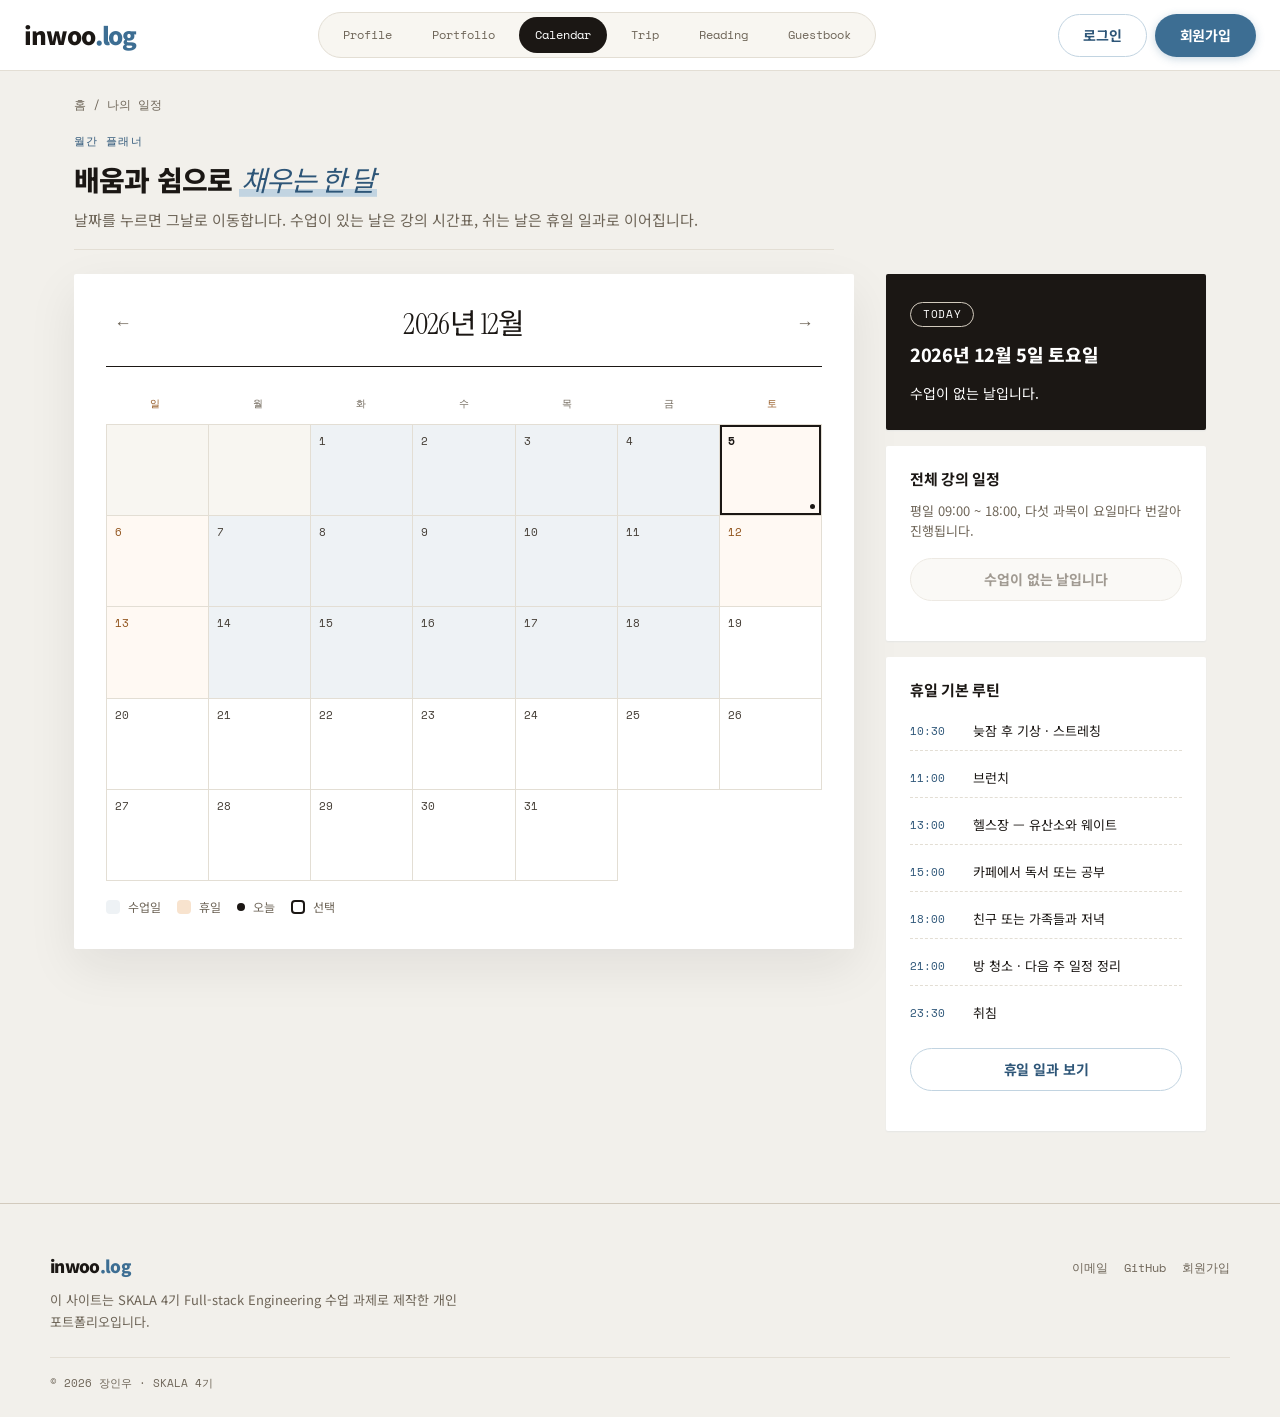
<file: html/myCalendar.html>
<!-- html/myCalendar.html — 나의 일정 -->
<!DOCTYPE html>
<html lang="ko">
<head>
  <meta charset="UTF-8">
  <meta name="viewport" content="width=device-width, initial-scale=1.0">
  <meta name="description" content="SKALA 수업 일정과 쉬는 날 루틴을 담은 달력.">
  <title>나의 일정 — Inwoo.log</title>

  <link rel="preconnect" href="https://fonts.googleapis.com">
  <link rel="preconnect" href="https://fonts.gstatic.com" crossorigin>
  <link href="https://fonts.googleapis.com/css2?family=Noto+Sans+KR:wght@400;500;700;900&family=Space+Mono:wght@400;700&family=Instrument+Serif:ital@0;1&display=swap" rel="stylesheet">
  <link rel="icon" type="image/svg+xml" href="../media/icon/favicon.svg">
  <link rel="stylesheet" href="../css/style.css">
</head>
<body class="page-calendar">

  <a class="skip" href="#main">본문으로 건너뛰기</a>

  <header class="topbar">
    <a class="topbar__logo" href="index.html">inwoo<span>.log</span></a>

    <button type="button" class="nav-toggle" id="navToggle" aria-label="메뉴 열기" aria-expanded="false" aria-controls="siteNav">
      <span></span><span></span><span></span>
    </button>

    <nav class="topbar__nav" id="siteNav" aria-label="주요 메뉴">
      <ul class="nav-list">
        <li><a href="myProfile.html">Profile</a></li>
        <li><a href="myPortfolio.html">Portfolio</a></li>
        <li><a href="myCalendar.html" class="is-active" aria-current="page">Calendar</a></li>
        <li><a href="myTrip.html">Trip</a></li>
        <li><a href="myReadings.html">Reading</a></li>
        <li><a href="guestbook.html">Guestbook</a></li>
      </ul>
    </nav>

    <div class="topbar__auth" id="authArea">
      <a href="login.html" class="btn btn--ghost">로그인</a>
      <a href="signUp.html" class="btn btn--primary">회원가입</a>
    </div>
  </header>

  <div class="container">

    <nav class="crumb" aria-label="현재 위치">
      <a href="index.html">홈</a> <span aria-hidden="true">/</span> <span>나의 일정</span>
    </nav>

    <header class="page-head">
      <p class="eyebrow">월간 플래너</p>
      <h1 class="page-title">배움과 쉼으로 <em>채우는 한 달</em></h1>
      <p class="page-desc">
        날짜를 누르면 그날로 이동합니다.
        수업이 있는 날은 강의 시간표, 쉬는 날은 휴일 일과로 이어집니다.
      </p>
    </header>

    <main id="main">
      <div class="cal-layout">

        <!-- ===== 달력 ===== -->
        <section class="cal" aria-label="월간 달력">

          <div class="cal-head">
            <button type="button" id="prevMonth" class="cal-head__btn"
                    aria-label="이전 달">←</button>
            <h2 id="calTitle" class="cal-title">2026년 7월</h2>
            <button type="button" id="nextMonth" class="cal-head__btn"
                    aria-label="다음 달">→</button>
          </div>

          <div class="cal-weekday" aria-hidden="true">
            <span>일</span><span>월</span><span>화</span>
            <span>수</span><span>목</span><span>금</span><span>토</span>
          </div>

          <div class="cal-grid" id="calGrid">
            <p>달력을 불러오는 중입니다.</p>
          </div>

          <p class="cal-legend">
            <span class="legend-item legend-item--class">수업일</span>
            <span class="legend-item legend-item--holiday">휴일</span>
            <span class="legend-item legend-item--today">오늘</span>
            <span class="legend-item legend-item--selected">선택</span>
          </p>
        </section>

        <!-- ===== 사이드 ===== -->
        <aside class="cal-side" aria-label="오늘과 반복 일정">

          <section class="cal-side__block cal-side__block--today">
            <p class="chip" id="sideBadge">Today</p>
            <p class="cal-today__date" id="sideToday">날짜를 불러오는 중입니다.</p>
            <div class="cal-today__body" id="sideSchedule">
              <p>날짜를 누르면 그날의 일정이 표시됩니다.</p>
            </div>
          </section>

          <section class="cal-side__block">
            <h3 class="cal-side__title">전체 강의 일정</h3>
            <p class="cal-side__desc">
              평일 09:00 ~ 18:00, 다섯 과목이 요일마다 번갈아 진행됩니다.
            </p>
            <p><a href="myClass.html" class="btn btn--ghost btn--block" id="classLink">주간 시간표 보기</a></p>
          </section>

          <section class="cal-side__block" id="blockWeekday">
            <h3 class="cal-side__title">평일 기본 루틴</h3>
            <ol class="routine-list">
              <li>
                <span class="routine-list__time">06:30</span>
                <span class="routine-list__what">기상</span>
              </li>
              <li>
                <span class="routine-list__time">07:30</span>
                <span class="routine-list__what">집에서 출발</span>
              </li>
              <li>
                <span class="routine-list__time">09:00</span>
                <span class="routine-list__what">SKALA 수업 — 18:00까지</span>
              </li>
              <li>
                <span class="routine-list__time">19:30</span>
                <span class="routine-list__what">집 도착 · 저녁 식사</span>
              </li>
              <li>
                <span class="routine-list__time">20:30</span>
                <span class="routine-list__what">씻기</span>
              </li>
              <li>
                <span class="routine-list__time">21:00</span>
                <span class="routine-list__what">복습 및 자격증 공부</span>
              </li>
              <li>
                <span class="routine-list__time">23:30</span>
                <span class="routine-list__what">취침</span>
              </li>
            </ol>
          </section>

          <section class="cal-side__block" id="blockHoliday" hidden>
            <h3 class="cal-side__title">휴일 기본 루틴</h3>
            <ol class="routine-list">
              <li>
                <span class="routine-list__time">10:30</span>
                <span class="routine-list__what">늦잠 후 기상 · 스트레칭</span>
              </li>
              <li>
                <span class="routine-list__time">11:00</span>
                <span class="routine-list__what">브런치</span>
              </li>
              <li>
                <span class="routine-list__time">13:00</span>
                <span class="routine-list__what">헬스장 — 유산소와 웨이트</span>
              </li>
              <li>
                <span class="routine-list__time">15:00</span>
                <span class="routine-list__what">카페에서 독서 또는 공부</span>
              </li>
              <li>
                <span class="routine-list__time">18:00</span>
                <span class="routine-list__what">친구 또는 가족들과 저녁</span>
              </li>
              <li>
                <span class="routine-list__time">21:00</span>
                <span class="routine-list__what">방 청소 · 다음 주 일정 정리</span>
              </li>
              <li>
                <span class="routine-list__time">23:30</span>
                <span class="routine-list__what">취침</span>
              </li>
            </ol>
            <p><a href="myHoliday.html" class="btn btn--ghost btn--block">휴일 일과 보기</a></p>
          </section>

        </aside>

      </div>
    </main>
  </div>

  <footer class="site-footer">
    <div class="site-footer__inner">
      <div>
        <p class="site-footer__brand">inwoo<span>.log</span></p>
        <p class="site-footer__desc">
          이 사이트는 SKALA 4기 Full-stack Engineering 수업 과제로 제작한
          개인 포트폴리오입니다.
        </p>
      </div>
      <ul class="site-footer__links">
        <li><a href="mailto:roseprincess0331@gmail.com">이메일</a></li>
        <li><a href="https://github.com/inwoo-jang" target="_blank" rel="noopener">GitHub</a></li>
        <li class="footer-signup"><a href="signUp.html">회원가입</a></li>
      </ul>
    </div>
    <p class="site-footer__copy">© 2026 장인우 · SKALA 4기</p>
  </footer>

  <script src="../script/auth.js"></script>
  <script src="../script/nav.js"></script>
  <script src="../script/scheduleData.js"></script>
  <script src="../script/calendar.js"></script>
</body>
</html>
</file>
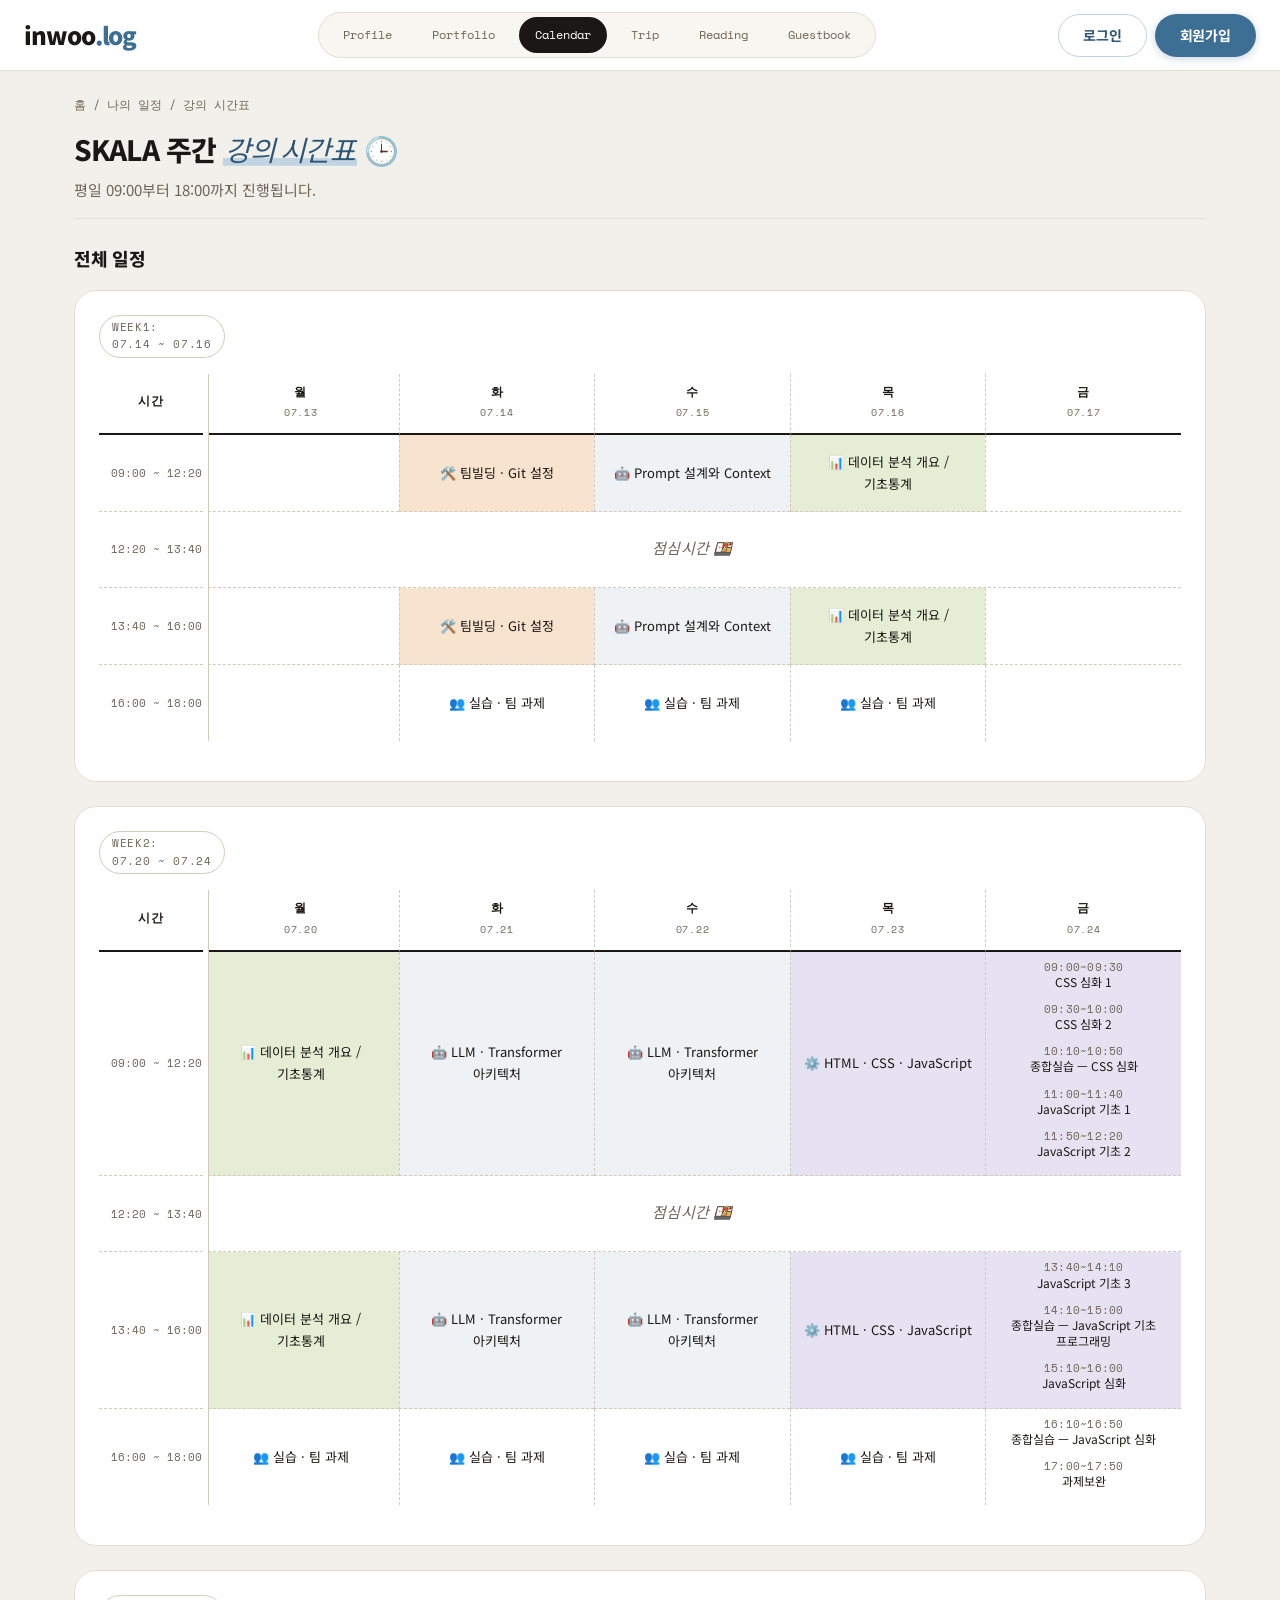
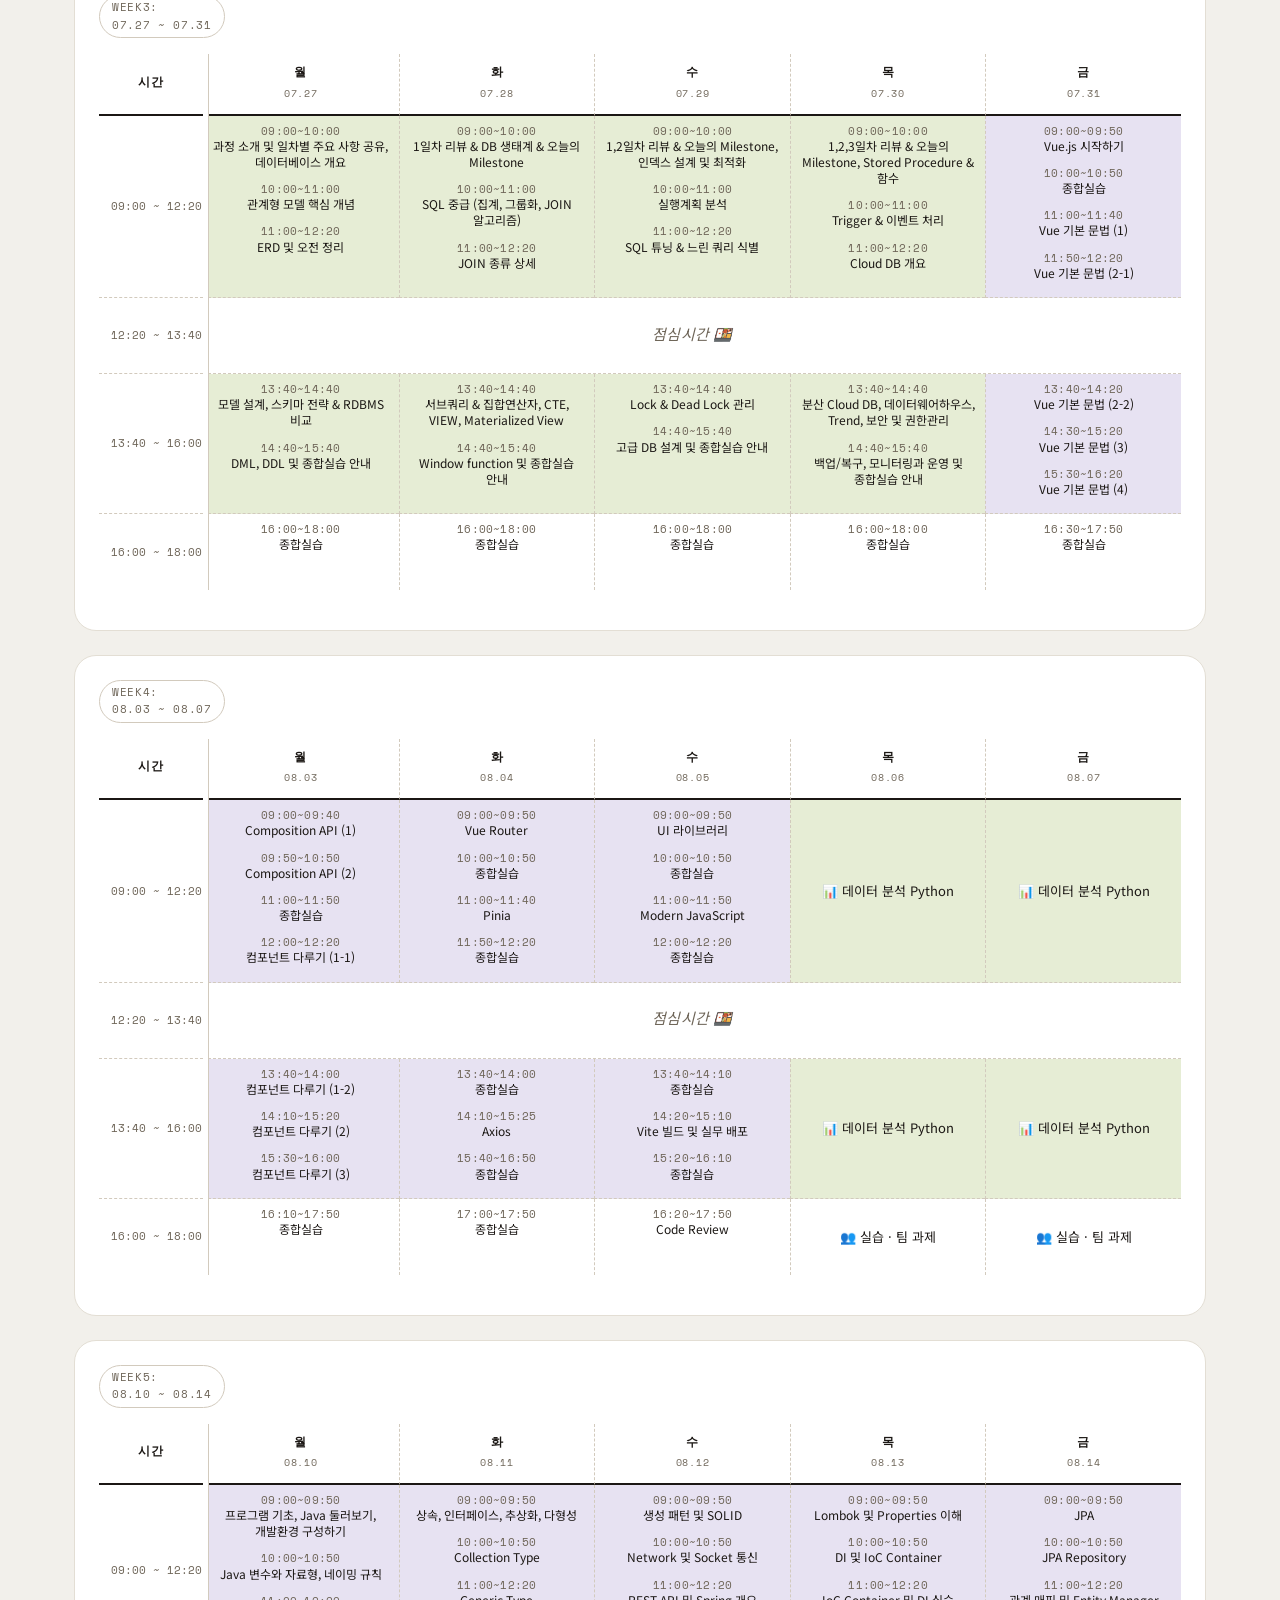
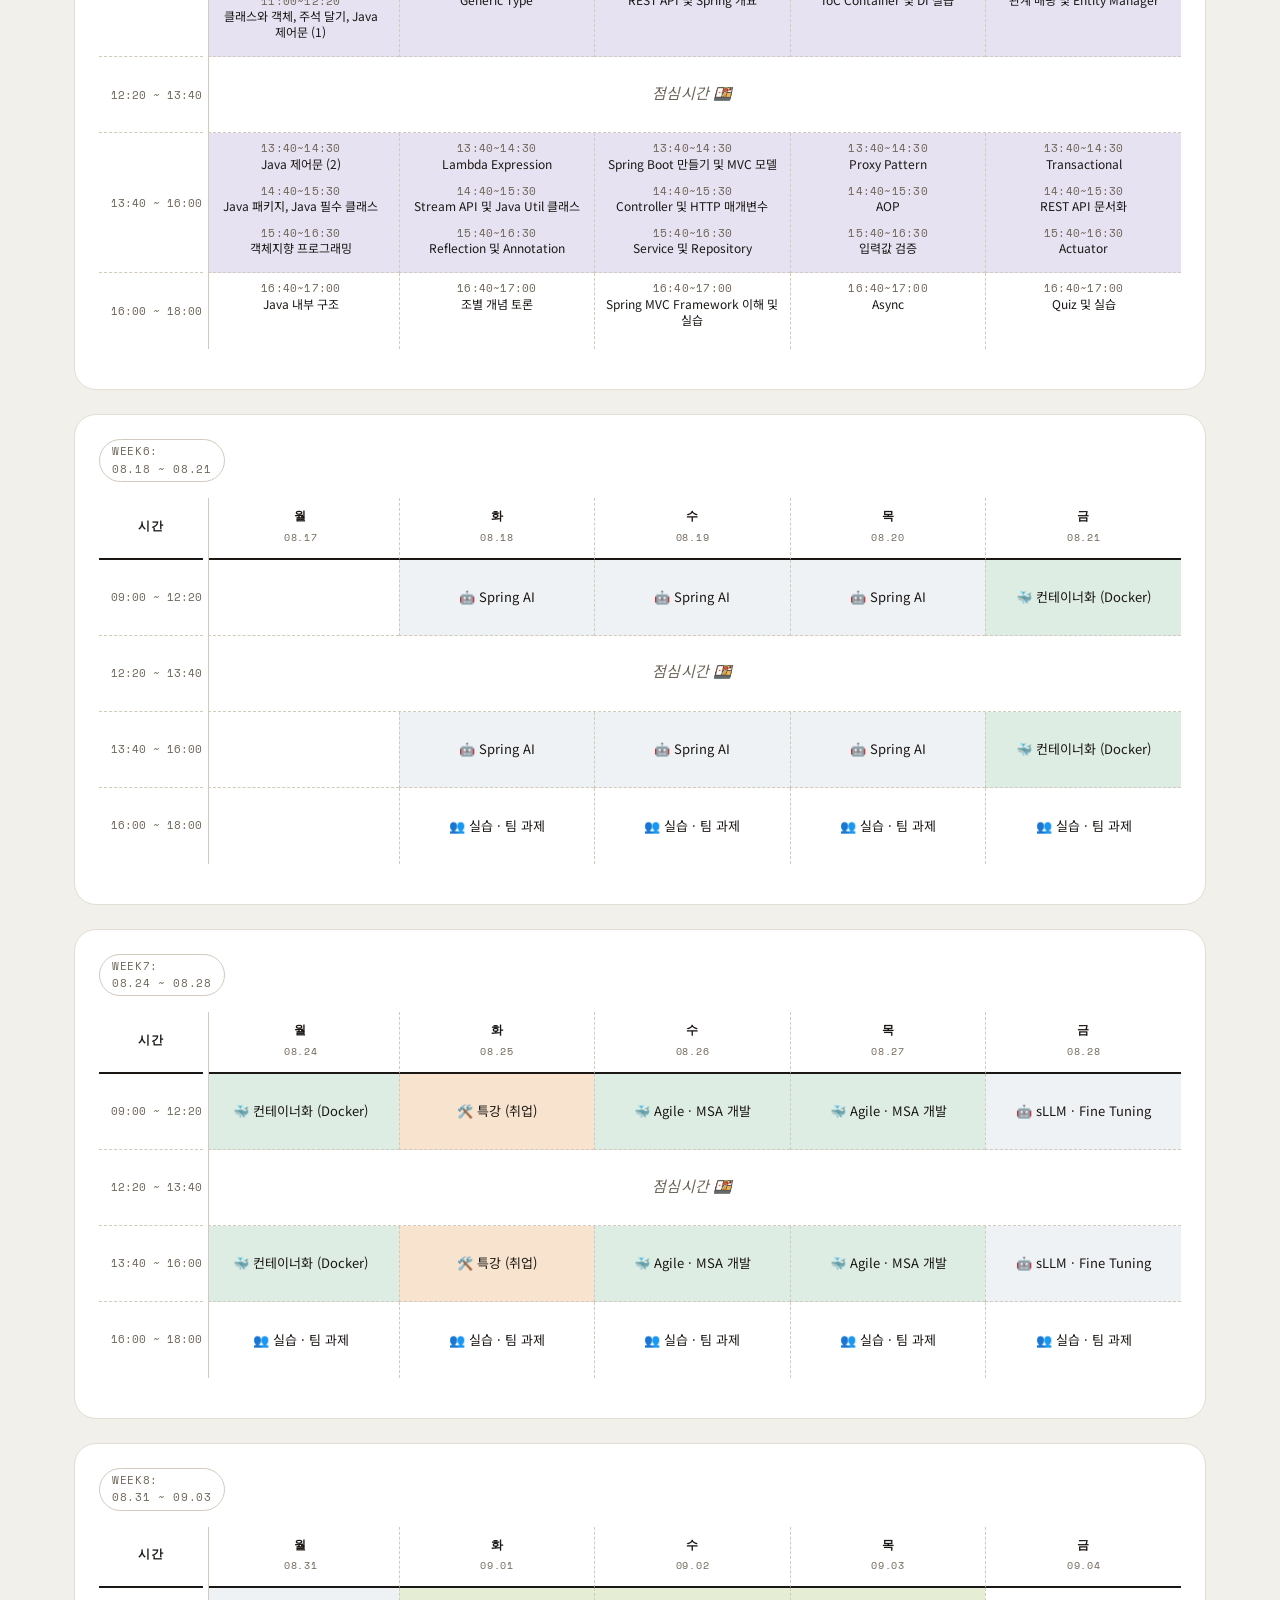
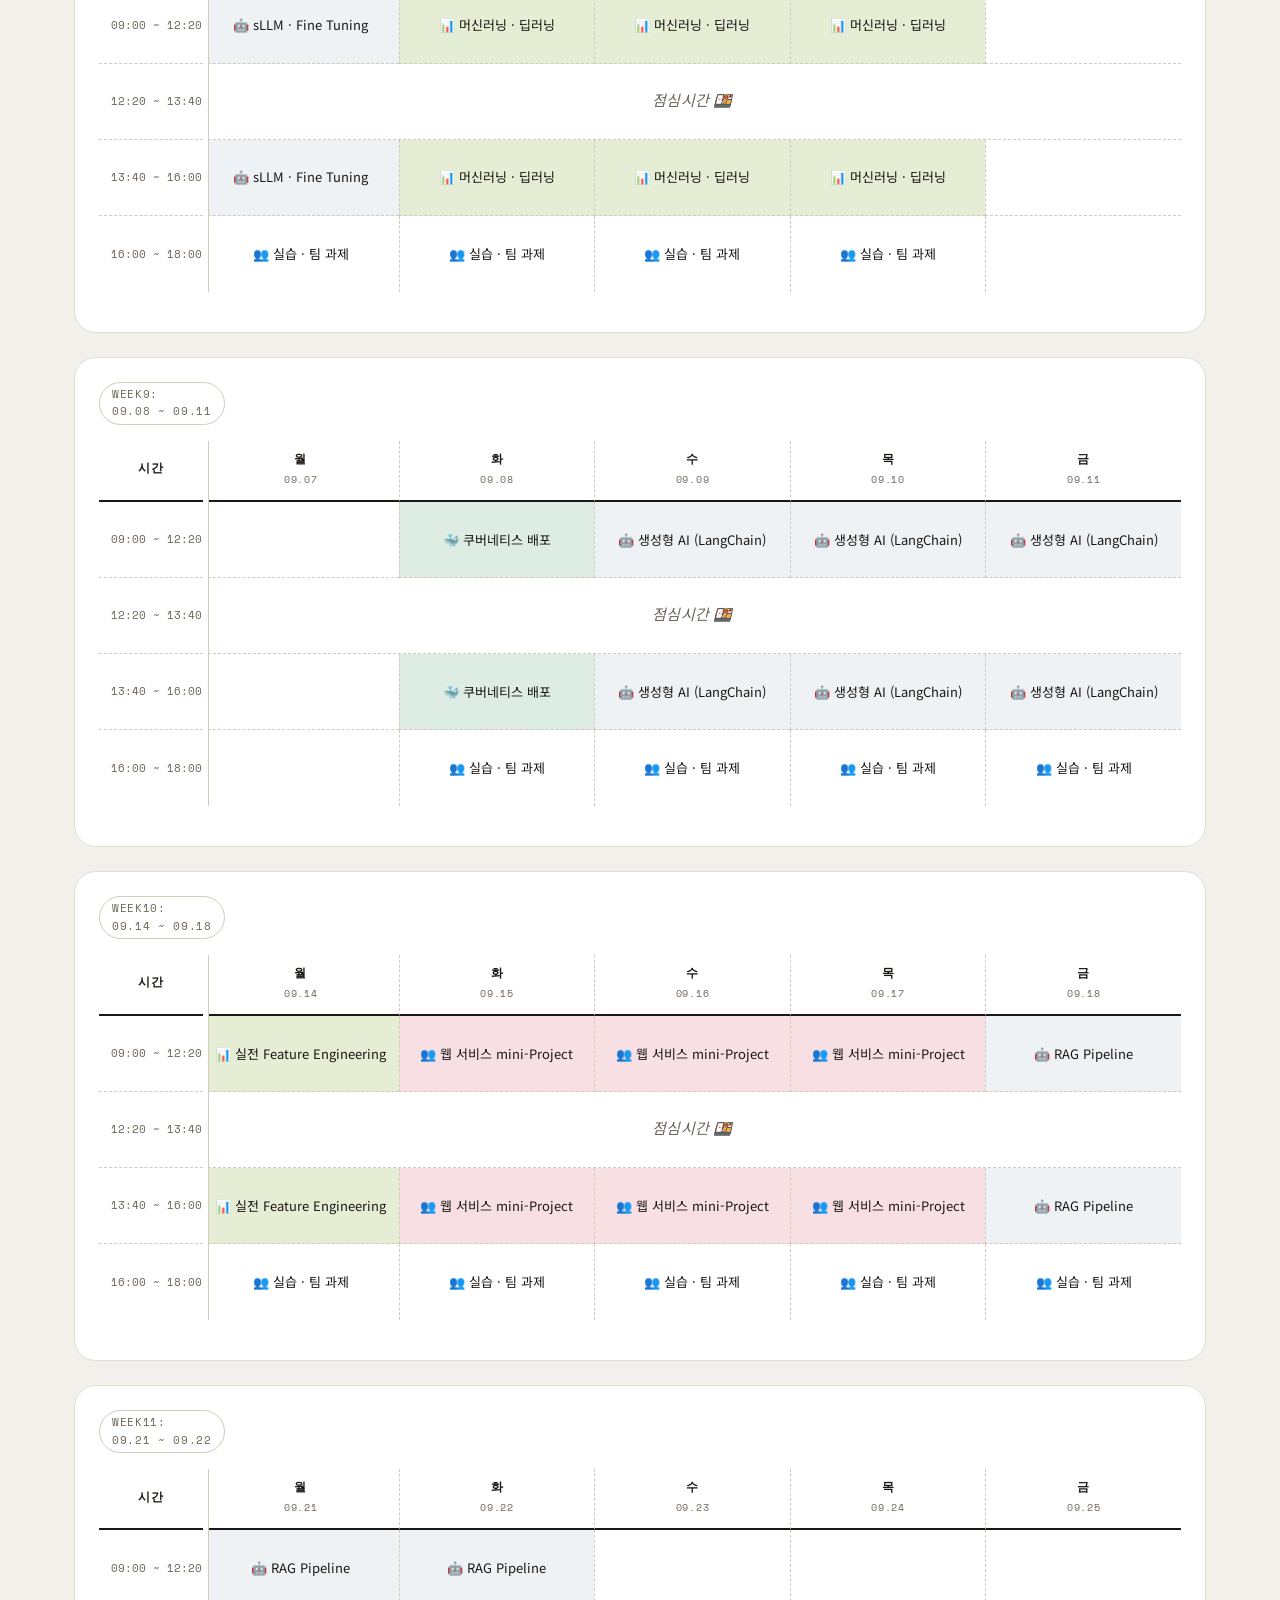
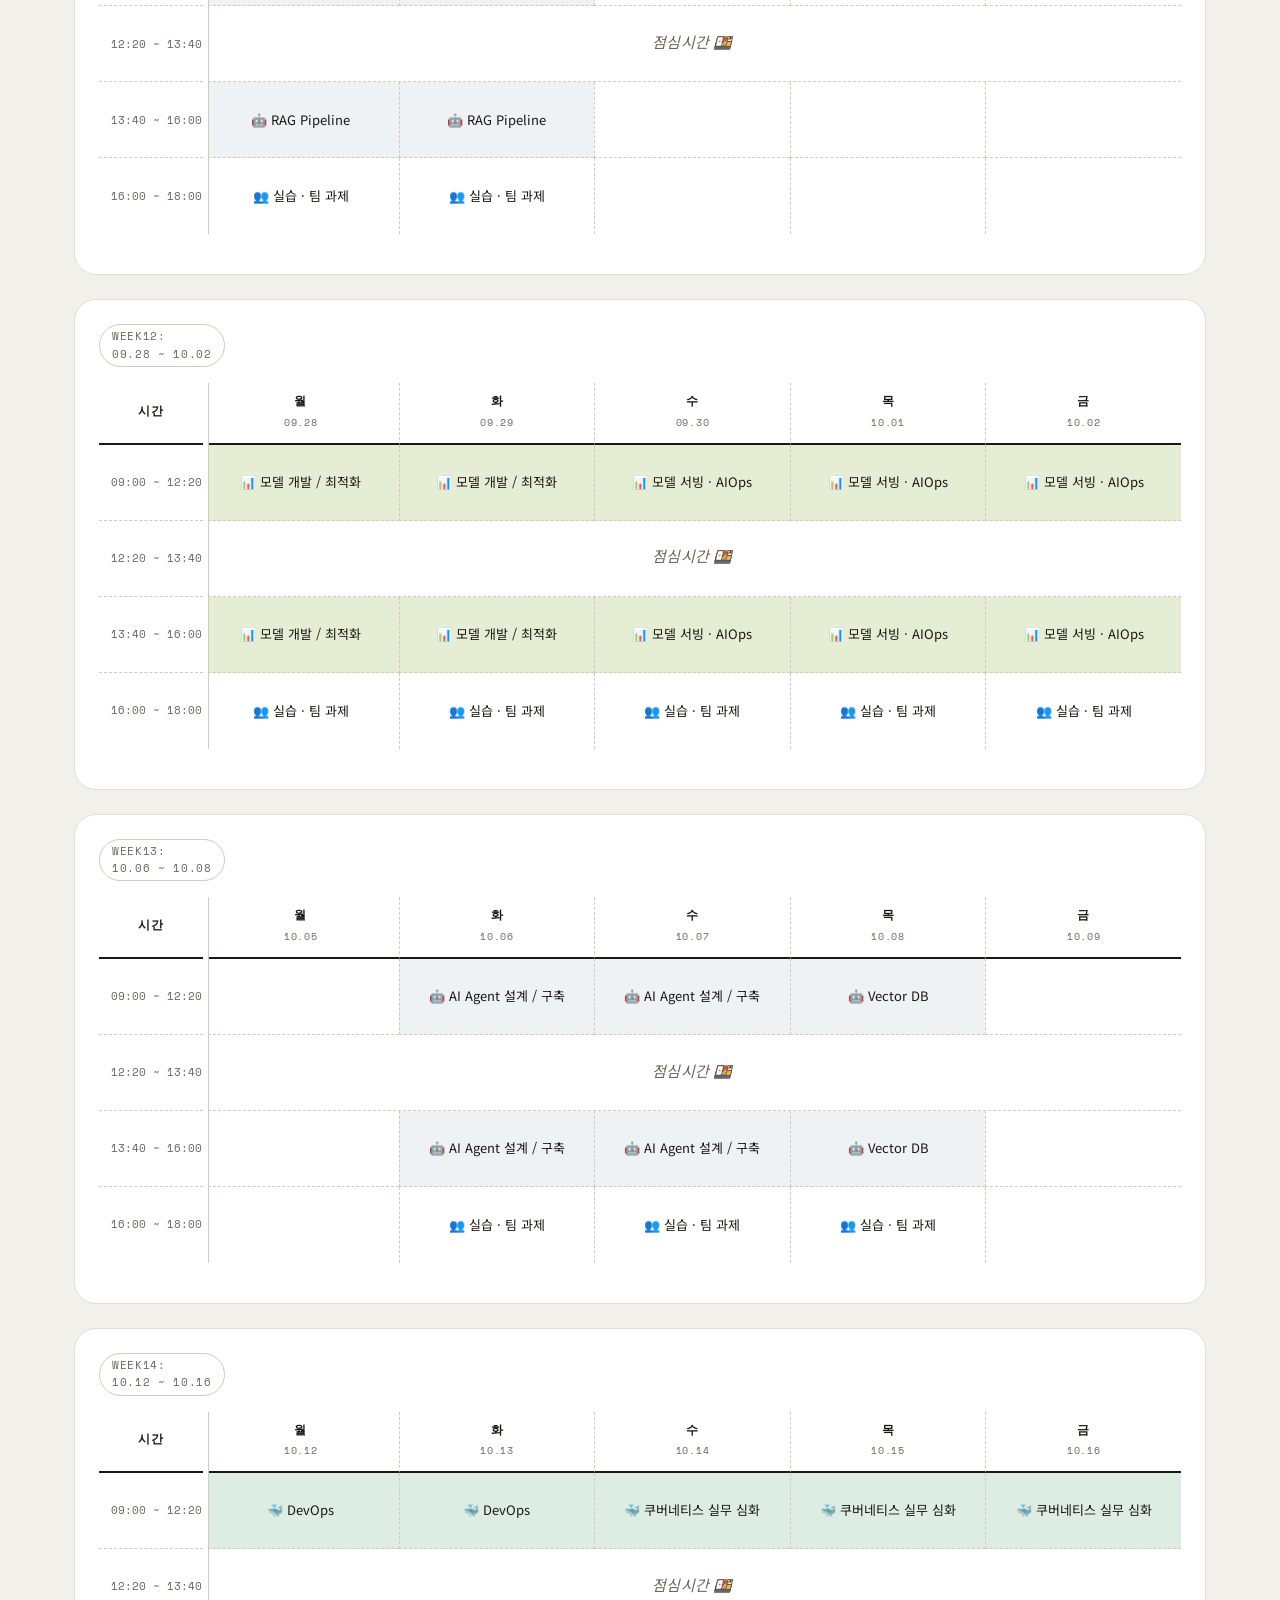
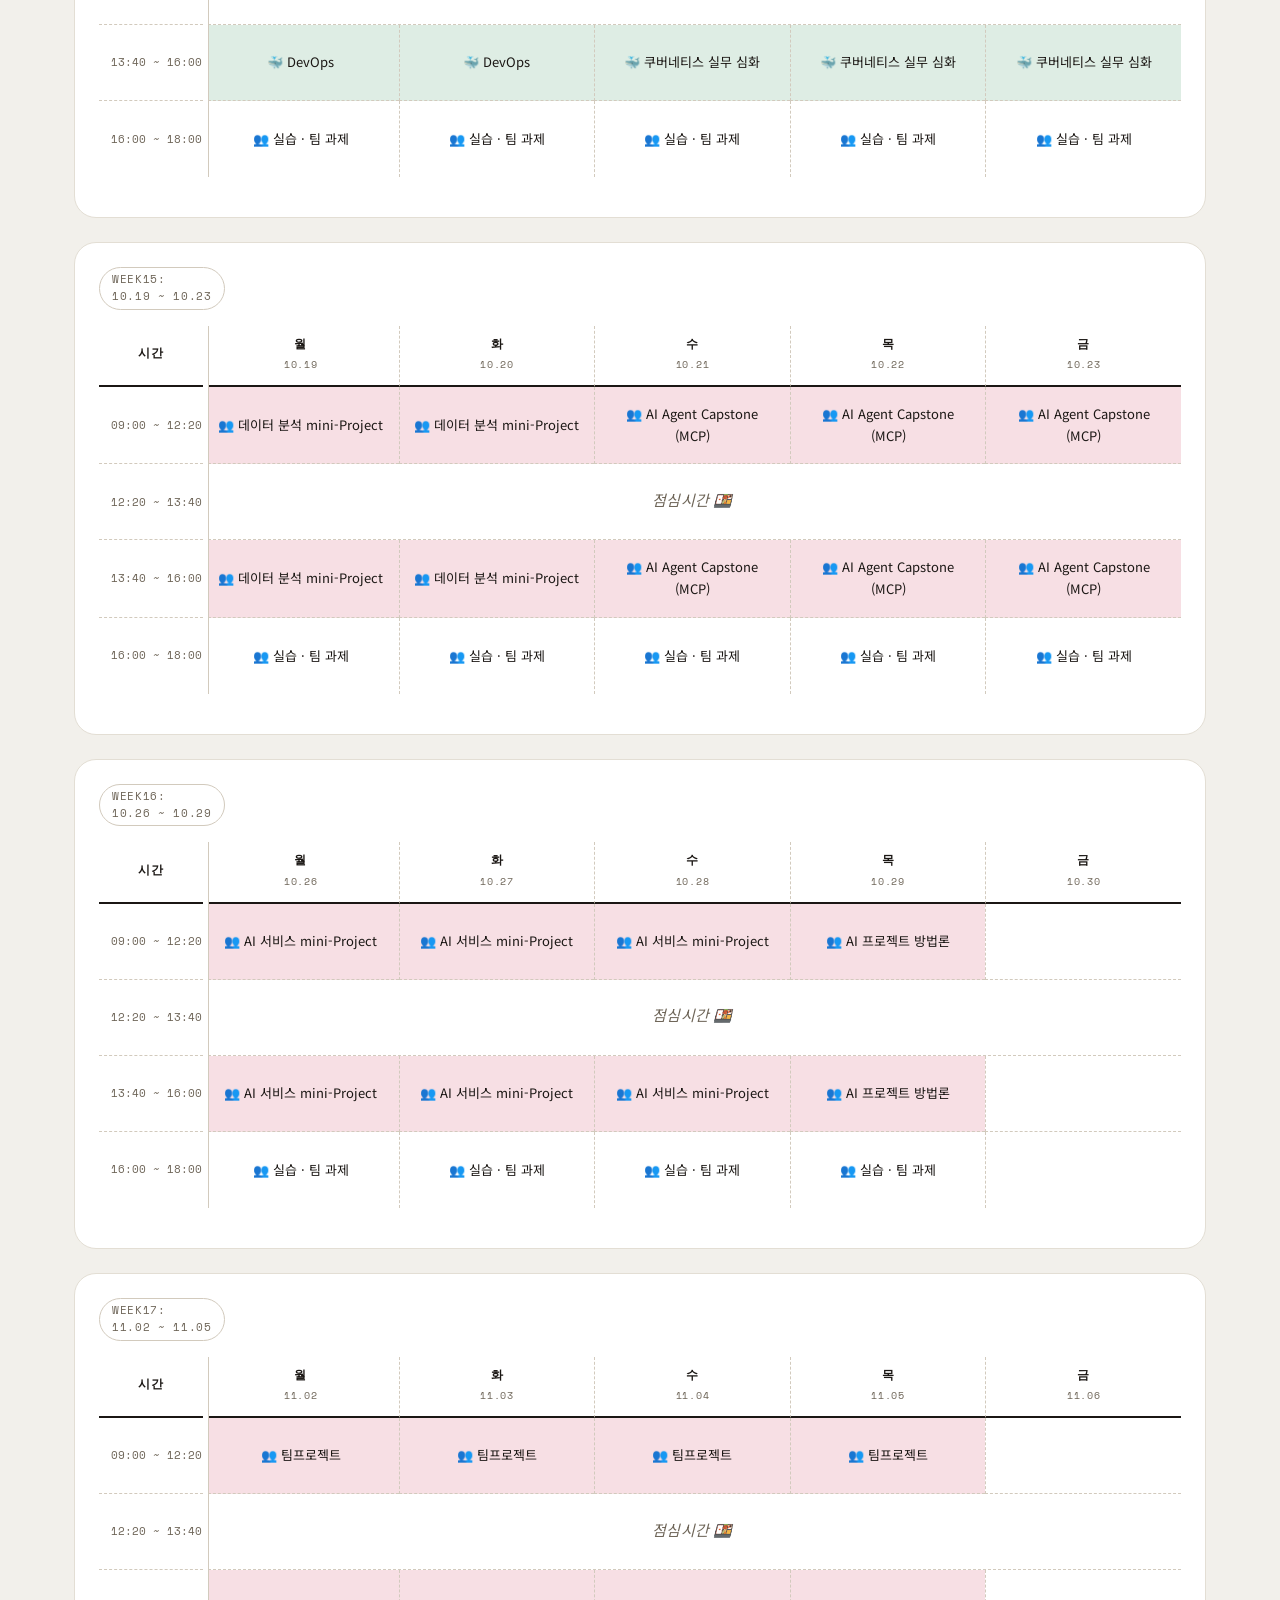
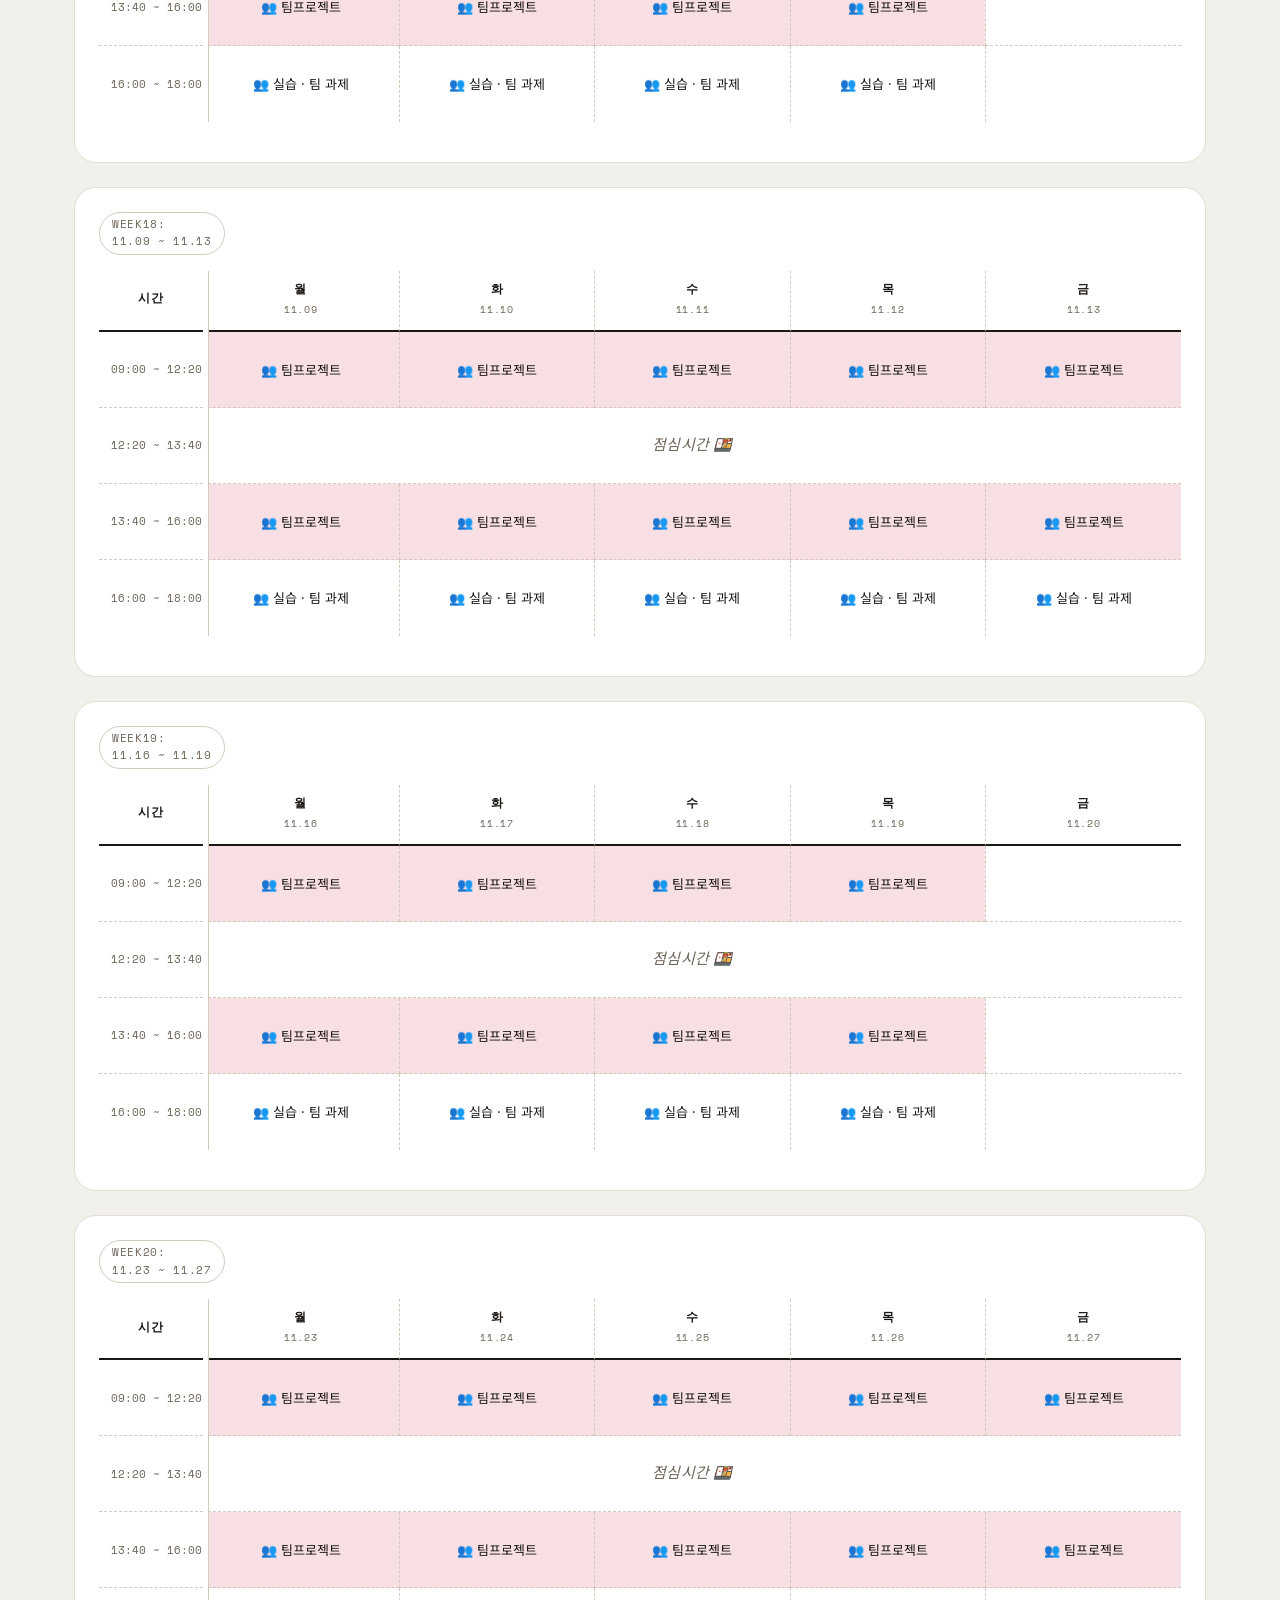
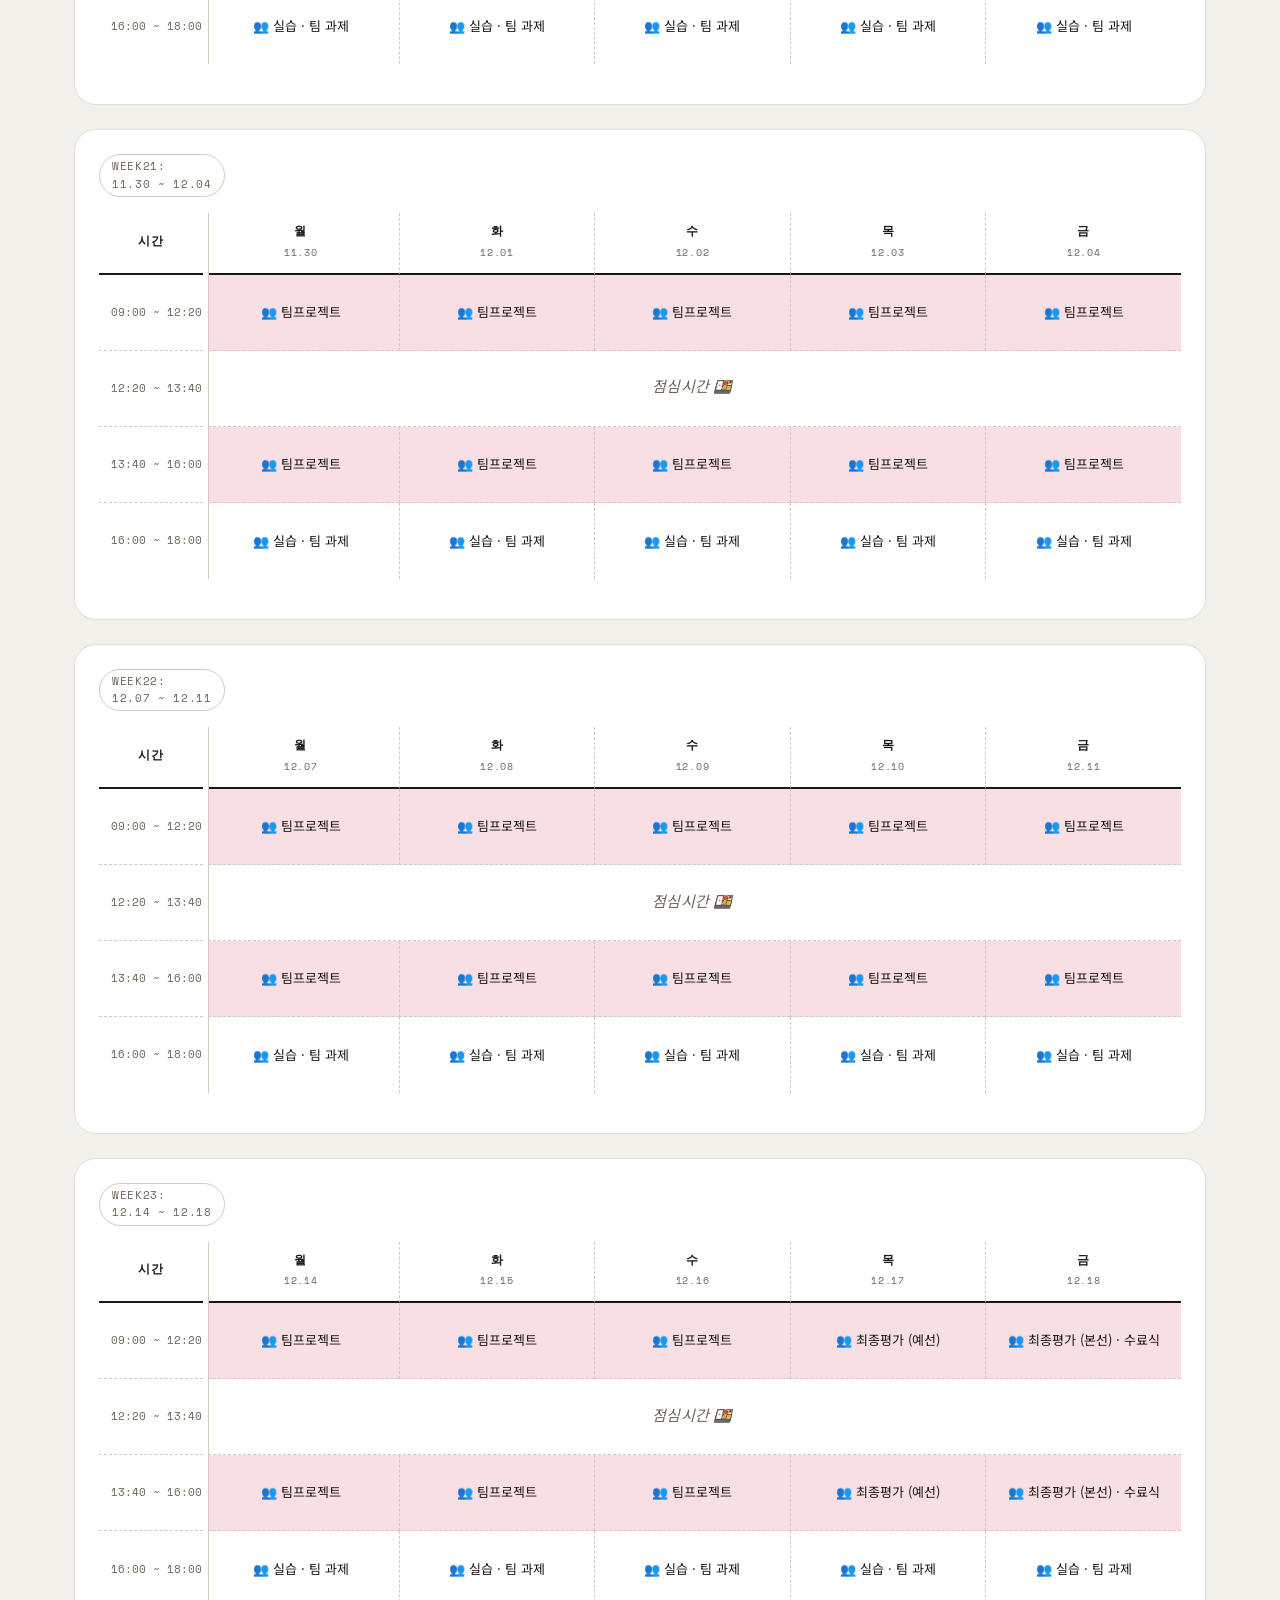
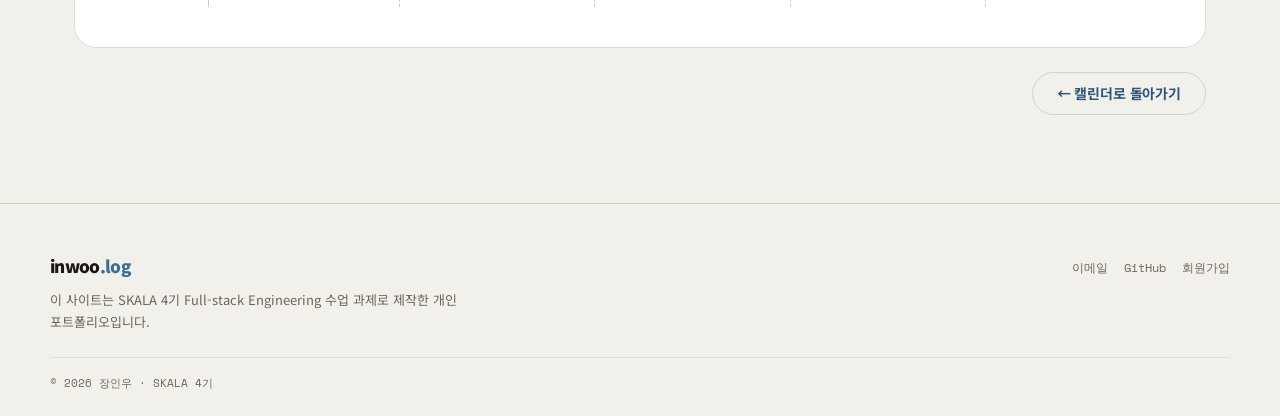
<file: html/myClass.html>
<!-- html/myClass.html — 나의 강의 일정 -->
<!DOCTYPE html>
<html lang="ko">
<head>
  <meta charset="UTF-8">
  <meta name="viewport" content="width=device-width, initial-scale=1.0">
  <meta name="description" content="SKALA 주간 강의 시간표.">
  <title>주간 강의 시간표 — Inwoo.log</title>

  <link rel="preconnect" href="https://fonts.googleapis.com">
  <link rel="preconnect" href="https://fonts.gstatic.com" crossorigin>
  <link href="https://fonts.googleapis.com/css2?family=Noto+Sans+KR:wght@400;500;700;900&family=Space+Mono:wght@400;700&family=Instrument+Serif:ital@0;1&display=swap" rel="stylesheet">
  <link rel="icon" type="image/svg+xml" href="../media/icon/favicon.svg">
  <link rel="stylesheet" href="../css/style.css">
</head>
<body>

  <a class="skip" href="#main">본문으로 건너뛰기</a>

  <header class="topbar">
    <a class="topbar__logo" href="index.html">inwoo<span>.log</span></a>

    <button type="button" class="nav-toggle" id="navToggle" aria-label="메뉴 열기" aria-expanded="false" aria-controls="siteNav">
      <span></span><span></span><span></span>
    </button>

    <nav class="topbar__nav" id="siteNav" aria-label="주요 메뉴">
      <ul class="nav-list">
        <li><a href="myProfile.html">Profile</a></li>
        <li><a href="myPortfolio.html">Portfolio</a></li>
        <li><a href="myCalendar.html" class="is-active" aria-current="page">Calendar</a></li>
        <li><a href="myTrip.html">Trip</a></li>
        <li><a href="myReadings.html">Reading</a></li>
        <li><a href="guestbook.html">Guestbook</a></li>
      </ul>
    </nav>

    <div class="topbar__auth" id="authArea">
      <a href="login.html" class="btn btn--ghost">로그인</a>
      <a href="signUp.html" class="btn btn--primary">회원가입</a>
    </div>
  </header>

  <div class="container">

    <nav class="crumb" aria-label="현재 위치">
      <a href="index.html">홈</a> <span aria-hidden="true">/</span>
      <a href="myCalendar.html">나의 일정</a> <span aria-hidden="true">/</span>
      <span>강의 시간표</span>
    </nav>

    <header class="page-head">
      <h1 class="page-title">SKALA 주간 <em>강의 시간표</em> 🕒</h1>
      <p class="page-desc">평일 09:00부터 18:00까지 진행됩니다.</p>
    </header>

    <main id="main">

      <div class="week-bar">
        <p class="week-bar__label" id="weekLabel">전체 일정</p>
      </div>

      <div id="weekList"></div>

      <p class="class-foot"><a href="myCalendar.html" class="btn btn--ghost">← 캘린더로 돌아가기</a></p>

    </main>
  </div>

  <footer class="site-footer">
    <div class="site-footer__inner">
      <div>
        <p class="site-footer__brand">inwoo<span>.log</span></p>
        <p class="site-footer__desc">
          이 사이트는 SKALA 4기 Full-stack Engineering 수업 과제로 제작한
          개인 포트폴리오입니다.
        </p>
      </div>
      <ul class="site-footer__links">
        <li><a href="mailto:roseprincess0331@gmail.com">이메일</a></li>
        <li><a href="https://github.com/inwoo-jang" target="_blank" rel="noopener">GitHub</a></li>
        <li class="footer-signup"><a href="signUp.html">회원가입</a></li>
      </ul>
    </div>
    <p class="site-footer__copy">© 2026 장인우 · SKALA 4기</p>
  </footer>

  <script src="../script/auth.js"></script>
  <script src="../script/nav.js"></script>
  <script src="../script/scheduleData.js"></script>
  <script src="../script/timetable.js"></script>
</body>
</html>
</file>
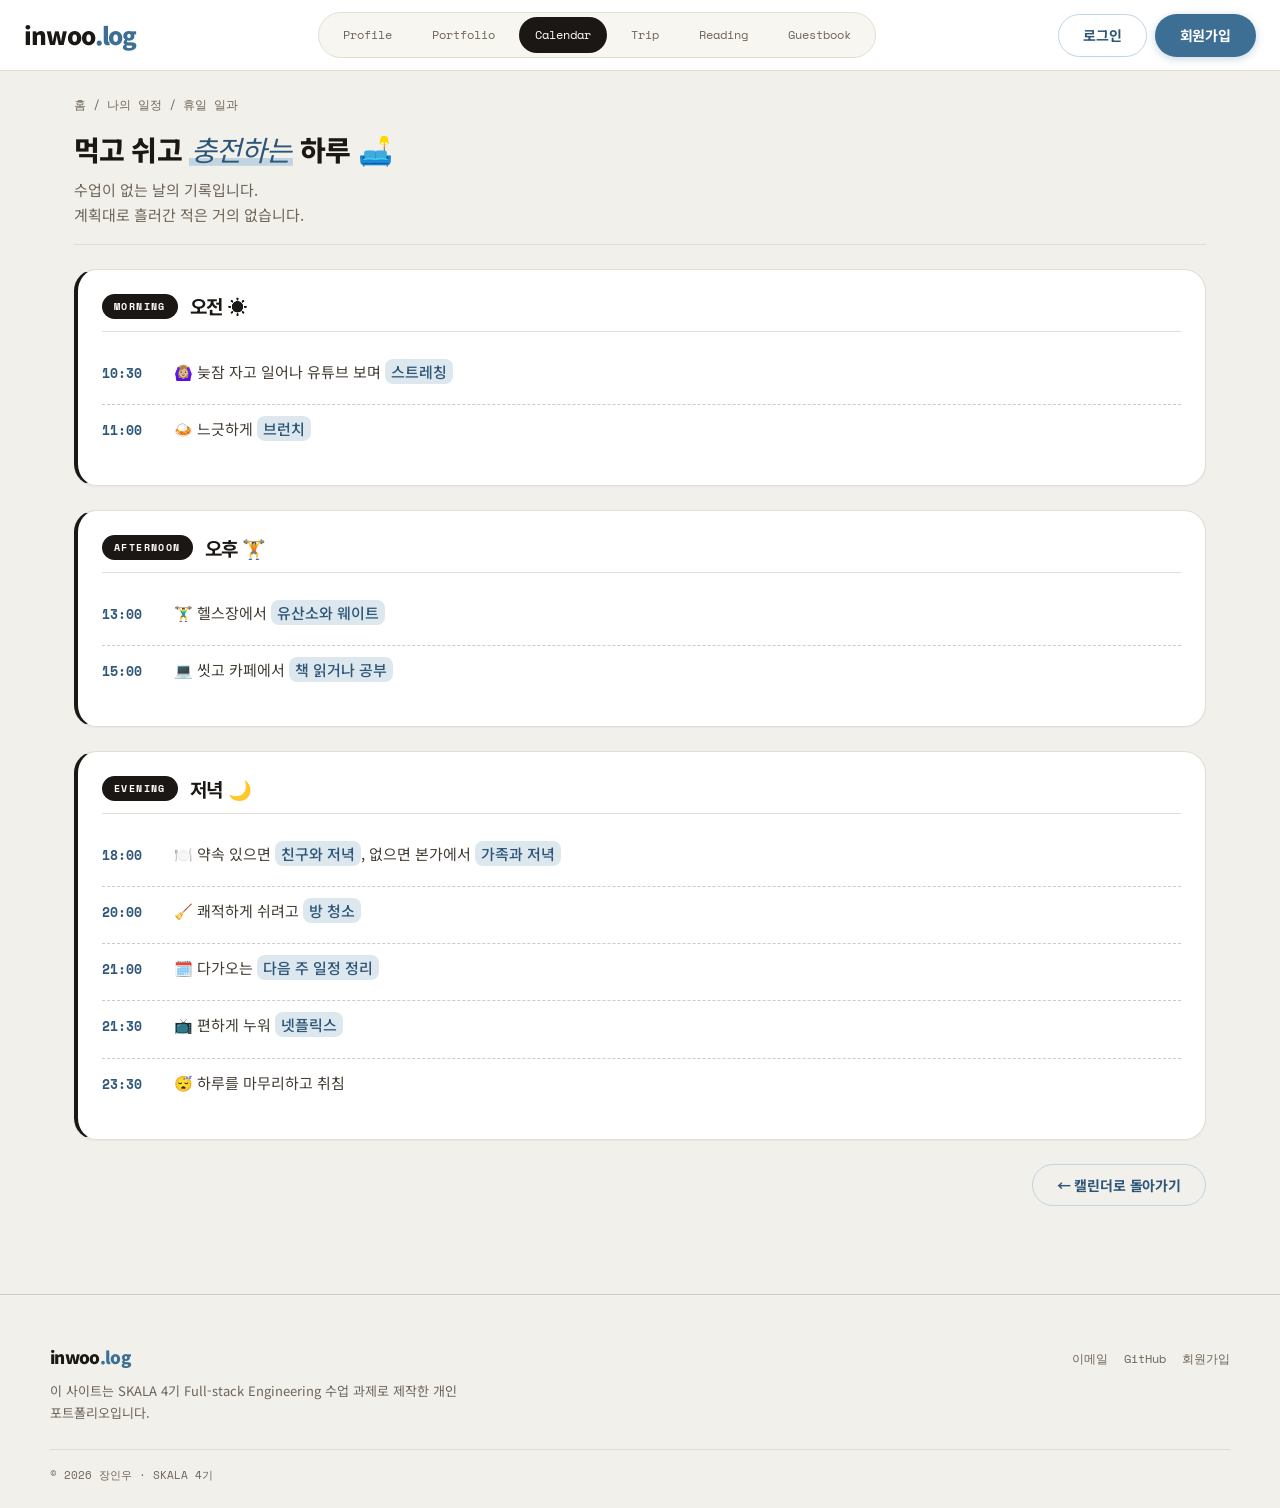
<file: html/myHoliday.html>
<!-- html/myHoliday.html — 나의 휴일 일과 -->
<!DOCTYPE html>
<html lang="ko">
<head>
  <meta charset="UTF-8">
  <meta name="viewport" content="width=device-width, initial-scale=1.0">
  <meta name="description" content="쉬는 날의 하루 루틴 기록.">
  <title>나의 휴일 — Inwoo.log</title>

  <link rel="preconnect" href="https://fonts.googleapis.com">
  <link rel="preconnect" href="https://fonts.gstatic.com" crossorigin>
  <link href="https://fonts.googleapis.com/css2?family=Noto+Sans+KR:wght@400;500;700;900&family=Space+Mono:wght@400;700&family=Instrument+Serif:ital@0;1&display=swap" rel="stylesheet">
  <link rel="icon" type="image/svg+xml" href="../media/icon/favicon.svg">
  <link rel="stylesheet" href="../css/style.css">
</head>
<body>

  <a class="skip" href="#main">본문으로 건너뛰기</a>

  <header class="topbar">
    <a class="topbar__logo" href="index.html">inwoo<span>.log</span></a>

    <button type="button" class="nav-toggle" id="navToggle" aria-label="메뉴 열기" aria-expanded="false" aria-controls="siteNav">
      <span></span><span></span><span></span>
    </button>

    <nav class="topbar__nav" id="siteNav" aria-label="주요 메뉴">
      <ul class="nav-list">
        <li><a href="myProfile.html">Profile</a></li>
        <li><a href="myPortfolio.html">Portfolio</a></li>
        <li><a href="myCalendar.html" class="is-active" aria-current="page">Calendar</a></li>
        <li><a href="myTrip.html">Trip</a></li>
        <li><a href="myReadings.html">Reading</a></li>
        <li><a href="guestbook.html">Guestbook</a></li>
      </ul>
    </nav>

    <div class="topbar__auth" id="authArea">
      <a href="login.html" class="btn btn--ghost">로그인</a>
      <a href="signUp.html" class="btn btn--primary">회원가입</a>
    </div>
  </header>

  <div class="container">

    <nav class="crumb" aria-label="현재 위치">
      <a href="index.html">홈</a> <span aria-hidden="true">/</span>
      <a href="myCalendar.html">나의 일정</a> <span aria-hidden="true">/</span>
      <span>휴일 일과</span>
    </nav>

    <header class="page-head">
      <h1 class="page-title">먹고 쉬고 <em>충전하는</em> 하루 🛋️</h1>
      <p class="page-desc">
        수업이 없는 날의 기록입니다.<br>
        계획대로 흘러간 적은 거의 없습니다.
      </p>
    </header>

    <main id="main">

      <section class="day-block day-block--morning">
        <header class="day-block__head">
          <span class="day-block__chip">Morning</span>
          <h2>오전 ☀️</h2>
        </header>
        <ul class="day-plan">
          <li><span class="day-plan__time">10:30</span><span class="day-plan__text">🙆🏼‍♀️ 늦잠 자고 일어나 유튜브 보며 <mark>스트레칭</mark></span></li>
          <li><span class="day-plan__time">11:00</span><span class="day-plan__text">🍛 느긋하게 <mark>브런치</mark></span></li>
        </ul>
      </section>

      <section class="day-block day-block--afternoon">
        <header class="day-block__head">
          <span class="day-block__chip">Afternoon</span>
          <h2>오후 🏋️</h2>
        </header>
        <ul class="day-plan">
          <li><span class="day-plan__time">13:00</span><span class="day-plan__text">🏋️‍♂️ 헬스장에서 <mark>유산소와 웨이트</mark></span></li>
          <li><span class="day-plan__time">15:00</span><span class="day-plan__text">💻 씻고 카페에서 <mark>책 읽거나 공부</mark></span></li>
        </ul>
      </section>

      <section class="day-block day-block--evening">
        <header class="day-block__head">
          <span class="day-block__chip">Evening</span>
          <h2>저녁 🌙</h2>
        </header>
        <ul class="day-plan">
          <li><span class="day-plan__time">18:00</span><span class="day-plan__text">🍽️ 약속 있으면 <mark>친구와 저녁</mark>, 없으면 본가에서 <mark>가족과 저녁</mark></span></li>
          <li><span class="day-plan__time">20:00</span><span class="day-plan__text">🧹 쾌적하게 쉬려고 <mark>방 청소</mark></span></li>
          <li><span class="day-plan__time">21:00</span><span class="day-plan__text">🗓️ 다가오는 <mark>다음 주 일정 정리</mark></span></li>
          <li><span class="day-plan__time">21:30</span><span class="day-plan__text">📺 편하게 누워 <mark>넷플릭스</mark></span></li>
          <li><span class="day-plan__time">23:30</span><span class="day-plan__text">😴 하루를 마무리하고 취침</span></li>
        </ul>
      </section>

      <p class="class-foot"><a href="myCalendar.html" class="btn btn--ghost">← 캘린더로 돌아가기</a></p>

    </main>
  </div>

  <footer class="site-footer">
    <div class="site-footer__inner">
      <div>
        <p class="site-footer__brand">inwoo<span>.log</span></p>
        <p class="site-footer__desc">
          이 사이트는 SKALA 4기 Full-stack Engineering 수업 과제로 제작한
          개인 포트폴리오입니다.
        </p>
      </div>
      <ul class="site-footer__links">
        <li><a href="mailto:roseprincess0331@gmail.com">이메일</a></li>
        <li><a href="https://github.com/inwoo-jang" target="_blank" rel="noopener">GitHub</a></li>
        <li class="footer-signup"><a href="signUp.html">회원가입</a></li>
      </ul>
    </div>
    <p class="site-footer__copy">© 2026 장인우 · SKALA 4기</p>
  </footer>

  <script src="../script/auth.js"></script>
  <script src="../script/nav.js"></script>
</body>
</html>
</file>
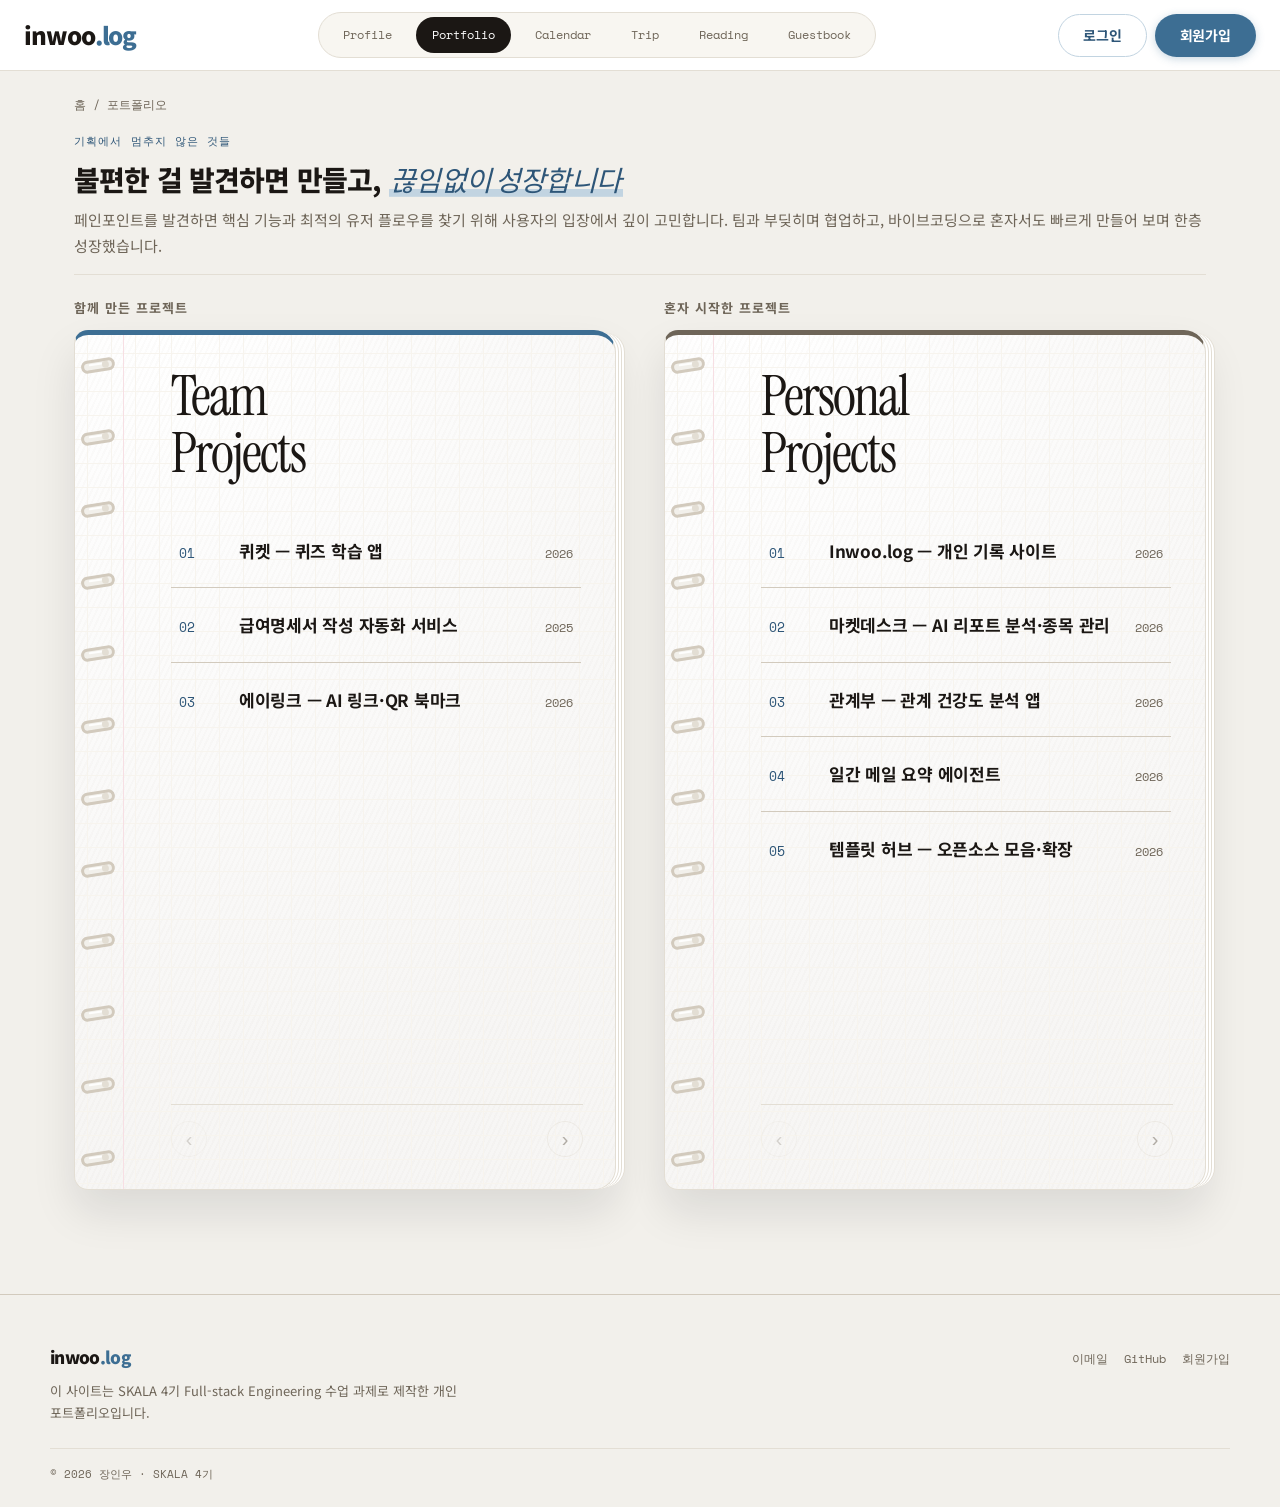
<file: html/myPortfolio.html>
<!-- html/myPortfolio.html — 추가 페이지 (연습장 넘기기) -->
<!DOCTYPE html>
<html lang="ko">
<head>
  <meta charset="UTF-8">
  <meta name="viewport" content="width=device-width, initial-scale=1.0">
  <meta name="description" content="불편함을 발견하면 직접 만들어 본 프로젝트 기록.">
  <title>포트폴리오 — Inwoo.log</title>

  <link rel="preconnect" href="https://fonts.googleapis.com">
  <link rel="preconnect" href="https://fonts.gstatic.com" crossorigin>
  <link href="https://fonts.googleapis.com/css2?family=Noto+Sans+KR:wght@400;500;700;900&family=Space+Mono:wght@400;700&family=Instrument+Serif:ital@0;1&display=swap" rel="stylesheet">
  <link rel="icon" type="image/svg+xml" href="../media/icon/favicon.svg">
  <link rel="stylesheet" href="../css/style.css">
</head>
<body class="page-portfolio">

  <a class="skip" href="#main">본문으로 건너뛰기</a>

  <header class="topbar">
    <a class="topbar__logo" href="index.html">inwoo<span>.log</span></a>

    <button type="button" class="nav-toggle" id="navToggle" aria-label="메뉴 열기" aria-expanded="false" aria-controls="siteNav">
      <span></span><span></span><span></span>
    </button>

    <nav class="topbar__nav" id="siteNav" aria-label="주요 메뉴">
      <ul class="nav-list">
        <li><a href="myProfile.html">Profile</a></li>
        <li><a href="myPortfolio.html" class="is-active" aria-current="page">Portfolio</a></li>
        <li><a href="myCalendar.html">Calendar</a></li>
        <li><a href="myTrip.html">Trip</a></li>
        <li><a href="myReadings.html">Reading</a></li>
        <li><a href="guestbook.html">Guestbook</a></li>
      </ul>
    </nav>

    <div class="topbar__auth" id="authArea">
      <a href="login.html" class="btn btn--ghost">로그인</a>
      <a href="signUp.html" class="btn btn--primary">회원가입</a>
    </div>
  </header>

  <div class="container">

    <nav class="crumb" aria-label="현재 위치">
      <a href="index.html">홈</a> <span aria-hidden="true">/</span> <span>포트폴리오</span>
    </nav>

    <header class="page-head">
      <p class="eyebrow">기획에서 멈추지 않은 것들</p>
      <h1 class="page-title">불편한 걸 발견하면 만들고, <em>끊임없이 성장합니다</em></h1>
      <p class="page-desc">
        페인포인트를 발견하면 핵심 기능과 최적의 유저 플로우를 찾기 위해
        사용자의 입장에서 깊이 고민합니다.
        팀과 부딪히며 협업하고, 바이브코딩으로 혼자서도 빠르게 만들어 보며 한층 성장했습니다.
      </p>
    </header>

    <main id="main">

      <div class="note-shelf">

      <!-- ===================== 팀 프로젝트 연습장 ===================== -->
      <section class="note-wrap">
        <h2 class="section-title">함께 만든 프로젝트</h2>

        <div class="note note--team" data-note>
          <div class="note__rings" aria-hidden="true">
            <span></span><span></span><span></span><span></span>
            <span></span><span></span><span></span><span></span>
            <span></span><span></span><span></span><span></span>
          </div>

          <div class="note__body">

            <!-- 표지 : 목차 -->
            <article class="note__page is-current" data-page="0"
                     aria-label="팀 프로젝트 목차">
              <h3 class="note__cover-title">Team<br>Projects</h3>
              <ol class="toc">
                <li>
                  <button type="button" class="toc__btn" data-goto="1">
                    <span class="toc__no">01</span>
                    <span class="toc__title">퀴켓 — 퀴즈 학습 앱</span>
                    <span class="toc__year">2026</span>
                  </button>
                </li>
                <li>
                  <button type="button" class="toc__btn" data-goto="2">
                    <span class="toc__no">02</span>
                    <span class="toc__title">급여명세서 작성 자동화 서비스</span>
                    <span class="toc__year">2025</span>
                  </button>
                </li>
                <li>
                  <button type="button" class="toc__btn" data-goto="3">
                    <span class="toc__no">03</span>
                    <span class="toc__title">에이링크 — AI 링크·QR 북마크</span>
                    <span class="toc__year">2026</span>
                  </button>
                </li>
              </ol>
            </article>

            <!-- 01 -->
            <article class="note__page" data-page="1" hidden>
              <p class="chip chip--ko">01 · Team · 7인</p>
              <h3>퀴켓 — 퀴즈 학습 앱</h3>
              <p class="note__meta">2026.03 ~ 2026.07 · 기획 담당</p>

              <p>직접 만든 문제로 공부하는 모바일 앱입니다.
                 일곱 명이 넉 달간 만들어 스토어에 올렸습니다.</p>

              <figure class="note__shot">
                <img src="../media/portfolio/quiket-card.png"
                     alt="앱스토어에 출시된 퀴켓 — AI 퀴즈 생성, 시험 공부 앱 페이지. 평점 5.0"
                     width="1000" height="602" loading="lazy">
                <figcaption>App Store에 출시된 퀴켓 v1.5 · 교육 카테고리</figcaption>
              </figure>

              <p class="btn-row">
                <a class="btn btn--mini" href="https://play.google.com/store/apps/details?id=com.f1.quiket" target="_blank" rel="noopener">Google Play ↗</a>
                <a class="btn btn--mini" href="https://apps.apple.com/kr/app/%ED%80%B4%EC%BC%93-quiket-ai-%ED%80%B4%EC%A6%88-%EC%83%9D%EC%84%B1-%EC%8B%9C%ED%97%98-%EA%B3%B5%EB%B6%80/id6787878510" target="_blank" rel="noopener">App Store ↗</a>
              </p>

              <h4>내가 한 일</h4>
              <ul class="note__list">
                <li>사용자 인터뷰 12건을 진행해 문제 정의를 다시 씀</li>
                <li>화면 흐름과 기능 명세 작성, 개발자 4명과 스프린트 운영</li>
                <li>스토어 심사 대응 및 출시 후 지표 확인</li>
              </ul>

              <h4>배운 것</h4>
              <p>기능을 줄이는 결정이 늘리는 결정보다 어렵다는 걸 알았습니다.</p>

              <ul class="tag-row">
                <li class="tag tag--sky">기획</li>
                <li class="tag tag--lime">사용자 조사</li>
                <li class="tag tag--peach">스토어 출시</li>
              </ul>
            </article>

            <!-- 02 -->
            <article class="note__page" data-page="2" hidden>
              <p class="chip chip--ko">02 · Team · 진행 중</p>
              <h3>급여명세서 작성 자동화 서비스</h3>
              <p class="note__meta">2025 · 서비스 기획</p>

              <p>취득신고와 급여명세서 작성을 자동화하는 서비스를 설계했습니다.
                 계산 로직부터 유저·어드민 플로우까지 함께 정리했습니다.</p>

              <h4>내가 한 일</h4>
              <ul class="note__list">
                <li>급여·공제 계산 로직 정의 — 예외 케이스까지 규칙으로 문서화</li>
                <li>유저/어드민 화면 흐름과 UI·UX 설계</li>
                <li>취득신고 자동화 프로세스 설계</li>
              </ul>

              <h4>배운 것</h4>
              <p>계산이 얽힌 서비스는 예외 케이스 정의가 곧 기획의 절반입니다.</p>

              <ul class="tag-row">
                <li class="tag tag--lavender">서비스 기획</li>
                <li class="tag tag--sky">계산 로직</li>
                <li class="tag tag--pink">UI·UX</li>
              </ul>
            </article>

            <!-- 03 -->
            <article class="note__page" data-page="3" hidden>
              <p class="chip chip--ko">03 · Team · 2인</p>
              <h3>에이링크 — AI 링크·QR 북마크</h3>
              <p class="note__meta">2026 · 기획 및 개발</p>

              <p>링크와 QR코드를 한곳에 모으는 북마크 서비스입니다.
                 웹과 앱을 통합했고, 포털 검색도 한 화면에서 해결합니다.</p>

              <figure class="note__shot">
                <img src="../media/portfolio/archivelink-home.png"
                     alt="에이링크(ALINK) 홈 대시보드 — 폴더별 링크 정리, 통합 검색, 최근 저장 링크"
                     width="3532" height="2076" loading="lazy">
                <figcaption>에이링크 홈 — 폴더·통합 검색·최근 저장</figcaption>
              </figure>

              <p class="btn-row">
                <a class="btn btn--mini" href="https://archivelink.app/login" target="_blank" rel="noopener">에이링크 바로가기 ↗</a>
              </p>

              <h4>주요 기능</h4>
              <ul class="note__list">
                <li>링크를 추가하면 AI가 폴더 분류·링크명·설명·태그를 자동 생성</li>
                <li>웹/앱 통합 북마크 + 포털 검색 기능 내장</li>
                <li>링크에 할 일과 알림을 붙여 기록 관리</li>
              </ul>

              <h4>배운 것</h4>
              <p> QA를 진행하면서 <em>AI가 링크에 접근하지 못하는</em>(로그인·차단) 경우가
                 생각보다 꽤 많다는 것을 알게 됐습니다.</p>

              <ul class="tag-row">
                <li class="tag tag--sky">AI 분류</li>
                <li class="tag tag--mint">웹·앱 통합</li>
                <li class="tag tag--peach">북마크</li>
              </ul>
            </article>

          </div>

          <div class="note__controls">
            <button type="button" class="note__nav" data-prev aria-label="이전 장">‹</button>
            <p class="note__count" aria-live="polite"></p>
            <button type="button" class="note__nav" data-next aria-label="다음 장">›</button>
          </div>
          <button type="button" class="note__back" data-back hidden>↩ 목록으로</button>
        </div>
      </section>

      <!-- ===================== 개인 프로젝트 연습장 ===================== -->
      <section class="note-wrap">
        <h2 class="section-title">혼자 시작한 프로젝트</h2>

        <div class="note note--solo" data-note>
          <div class="note__rings" aria-hidden="true">
            <span></span><span></span><span></span><span></span>
            <span></span><span></span><span></span><span></span>
            <span></span><span></span><span></span><span></span>
          </div>

          <div class="note__body">

            <article class="note__page is-current" data-page="0"
                     aria-label="개인 프로젝트 목차">
              <h3 class="note__cover-title">Personal<br>Projects</h3>
              <ol class="toc">
                <li>
                  <button type="button" class="toc__btn" data-goto="1">
                    <span class="toc__no">01</span>
                    <span class="toc__title">Inwoo.log — 개인 기록 사이트</span>
                    <span class="toc__year">2026</span>
                  </button>
                </li>
                <li>
                  <button type="button" class="toc__btn" data-goto="2">
                    <span class="toc__no">02</span>
                    <span class="toc__title">마켓데스크 — AI 리포트 분석·종목 관리</span>
                    <span class="toc__year">2026</span>
                  </button>
                </li>
                <li>
                  <button type="button" class="toc__btn" data-goto="3">
                    <span class="toc__no">03</span>
                    <span class="toc__title">관계부 — 관계 건강도 분석 앱</span>
                    <span class="toc__year">2026</span>
                  </button>
                </li>
                <li>
                  <button type="button" class="toc__btn" data-goto="4">
                    <span class="toc__no">04</span>
                    <span class="toc__title">일간 메일 요약 에이전트</span>
                    <span class="toc__year">2026</span>
                  </button>
                </li>
                <li>
                  <button type="button" class="toc__btn" data-goto="5">
                    <span class="toc__no">05</span>
                    <span class="toc__title">템플릿 허브 — 오픈소스 모음·확장</span>
                    <span class="toc__year">2026</span>
                  </button>
                </li>
              </ol>
            </article>

            <article class="note__page" data-page="1" hidden>
              <p class="chip">01 · Solo</p>
              <h3>Inwoo.log — 개인 기록 사이트</h3>
              <p class="note__meta">2026.07 · 기획 및 개발</p>

              <p>지금 보고 계신 사이트입니다.
                 순수 HTML, CSS, JavaScript만으로 만들었습니다.</p>

              <h4>만들면서 정한 것</h4>
              <ul class="note__list">
                <li>색은 CSS 변수로만 관리하고 하드코딩하지 않기</li>
                <li>사진이 없어도 읽히는 구조로 먼저 만들기</li>
                <li>키보드만으로 모든 기능을 쓸 수 있게 하기</li>
              </ul>

              <h4>배운 것</h4>
              <p>프레임워크 없이 만들어보니 브라우저가 원래 해주던 일이 보였습니다.</p>

              <ul class="tag-row">
                <li class="tag tag--lime">HTML</li>
                <li class="tag tag--sky">CSS</li>
                <li class="tag tag--peach">JavaScript</li>
              </ul>
            </article>

            <article class="note__page" data-page="2" hidden>
              <p class="chip">02 · Solo</p>
              <h3>마켓데스크 — AI 리포트 분석·종목 관리</h3>
              <p class="note__meta">2026 ~ 진행 중 · 1인 개발 · 매일 실사용(미출시)</p>

              <p>산업·기업 리포트와 경제뉴스를 <mark>내 목적(취업·투자 렌즈)</mark>에 맞춰
                 AI가 구조화 요약하고, 일·월 흐름으로 누적해 보여주는 개인화 도구입니다.
                 종목 추적·모의투자까지 붙였습니다.</p>

              <h4>주요 기능</h4>
              <ul class="note__list">
                <li>렌즈별(취업 직무 15종 · 투자) AI 요약 — 출처 인용, 없는 숫자는 생성 금지</li>
                <li>산업·문서 타입 AI 자동 매칭 + 산업별 대시보드, 일·월 흐름 롤업</li>
                <li><mark>내 종목</mark> — KIS 실시간 시세, <mark>모의투자 시뮬레이션</mark>, 매매 다이어리, 가격 경보</li>
                <li>형광펜 하이라이트·단어 풀이, PDF·Markdown 내보내기</li>
                <li>분석 엔진 선택 — Gemini·Claude·GPT(BYO 키) 또는 로컬 Ollama</li>
              </ul>

              <h4>신경 쓴 것</h4>
              <p>투자 추천이 아니라 <mark>정보·기록 도구</mark>로 선을 긋고(목표주가·매수의견 생성 금지,
                 면책 노출), 요약은 원문 근거만 쓰도록 가드레일을 설계했습니다.</p>

              <ul class="tag-row">
                <li class="tag tag--sky">AI 리포트 요약</li>
                <li class="tag tag--lime">KIS 시세 API</li>
                <li class="tag tag--peach">주식 시뮬레이션</li>
                <li class="tag tag--lavender">멀티 LLM(BYO)</li>
                <li class="tag tag--mint">대시보드</li>
              </ul>
            </article>

            <article class="note__page" data-page="3" hidden>
              <p class="chip">03 · Solo</p>
              <h3>관계부 — 인맥·관계 기록 & AI 분석</h3>
              <p class="note__meta">2026 ~ 진행 중 · 1인 개발 · 매일 실사용(미출시)</p>

              <p>소중한 관계를 놓치지 않도록, 사람마다 필요한 걸 한 곳에 기록하는 앱입니다.
                 카톡 대화를 올리면 AI가 <mark>날짜별로 요약</mark>하고,
                 종합해 <mark>관계 건강도</mark>까지 분석합니다.</p>

              <h4>주요 기능</h4>
              <ul class="note__list">
                <li>인물 카드 — <mark>MBTI·인스타 아이디·명함·못 먹는 음식</mark> 등 자유 메모</li>
                <li><mark>경조사비·빌려준/빌린 돈</mark> 기록 — 주고받은 잔액 자동 계산</li>
                <li>카톡 대화 캡처를 올리면 <mark>AI가 날짜별 대화 요약</mark></li>
                <li>AI 관계 건강도 분석 — 소원해진 사람·챙길 사람·정리할 관계 추천</li>
                <li>연락 리마인더 · 경조사 D-day 알림</li>
              </ul>

              <h4>스택</h4>
              <ul class="tag-row">
                <li class="tag tag--sky">Next.js 15</li>
                <li class="tag tag--lime">Supabase</li>
                <li class="tag tag--peach">Capacitor</li>
                <li class="tag tag--lavender">Claude API</li>
                <li class="tag tag--mint">Gemini API Live</li>
              </ul>
            </article>

            <article class="note__page" data-page="4" hidden>
              <p class="chip">04 · Solo · AI Agent</p>
              <h3>일간 메일 요약 에이전트</h3>
              <p class="note__meta">2026.04 · 1인 개발 · AI Agent · 매일 실사용(미출시)</p>

              <p>Gmail을 매일 아침 자동으로 읽어 <mark>중요도별로 요약</mark>한 뒤
                 <mark>Discord 채널</mark>로 보내주는 에이전트입니다.</p>

              <h4>동작 방식</h4>
              <ul class="note__list">
                <li>매일 아침 Gmail 자동 수집 (IMAP)</li>
                <li>Claude Sonnet으로 중요도별 요약 생성</li>
                <li>Discord 채널로 전송 · GitHub Actions로 자동 실행</li>
              </ul>

              <h4>스택</h4>
              <ul class="tag-row">
                <li class="tag tag--sky">Python</li>
                <li class="tag tag--lime">Gmail IMAP</li>
                <li class="tag tag--lavender">Claude Sonnet</li>
                <li class="tag tag--peach">Discord Bot</li>
                <li class="tag tag--mint">GitHub Actions</li>
              </ul>
            </article>

            <article class="note__page" data-page="5" hidden>
              <p class="chip">05 · Solo</p>
              <h3>템플릿 허브 — 오픈소스 모음·확장</h3>
              <p class="note__meta">2026 ~ 진행 중 · 1인 개발 · 실사용(미출시)</p>

              <p><mark>PPT·보고서·자소서 템플릿</mark>과 오픈소스를 한곳에 모아두고,
                 그 위에 직접 기능을 덧붙여 개발하는 데스크탑 허브입니다.</p>

              <h4>이렇게 씁니다</h4>
              <ul class="note__list">
                <li><mark>PPT · 보고서 · 자소서</mark> 등 카테고리별 템플릿·오픈소스를 한곳에 정리</li>
                <li>필요한 기능은 그 위에 직접 붙여서 확장</li>
                <li><mark>앞으로 더 많은 템플릿을 계속 더해갈 계획</mark></li>
              </ul>

              <h4>특징</h4>
              <ul class="tag-row">
                <li class="tag tag--sky">오픈소스 큐레이션</li>
                <li class="tag tag--lime">직접 확장</li>
                <li class="tag tag--peach">데스크탑</li>
              </ul>
            </article>

          </div>

          <div class="note__controls">
            <button type="button" class="note__nav" data-prev aria-label="이전 장">‹</button>
            <p class="note__count" aria-live="polite"></p>
            <button type="button" class="note__nav" data-next aria-label="다음 장">›</button>
          </div>
          <button type="button" class="note__back" data-back hidden>↩ 목록으로</button>
        </div>
      </section>

      </div>

    </main>
  </div>

  <footer class="site-footer">
    <div class="site-footer__inner">
      <div>
        <p class="site-footer__brand">inwoo<span>.log</span></p>
        <p class="site-footer__desc">
          이 사이트는 SKALA 4기 Full-stack Engineering 수업 과제로 제작한
          개인 포트폴리오입니다.
        </p>
      </div>
      <ul class="site-footer__links">
        <li><a href="mailto:roseprincess0331@gmail.com">이메일</a></li>
        <li><a href="https://github.com/inwoo-jang" target="_blank" rel="noopener">GitHub</a></li>
        <li class="footer-signup"><a href="signUp.html">회원가입</a></li>
      </ul>
    </div>
    <p class="site-footer__copy">© 2026 장인우 · SKALA 4기</p>
  </footer>

  <script src="../script/auth.js"></script>
  <script src="../script/nav.js"></script>
  <script src="../script/portfolio.js"></script>
</body>
</html>
</file>
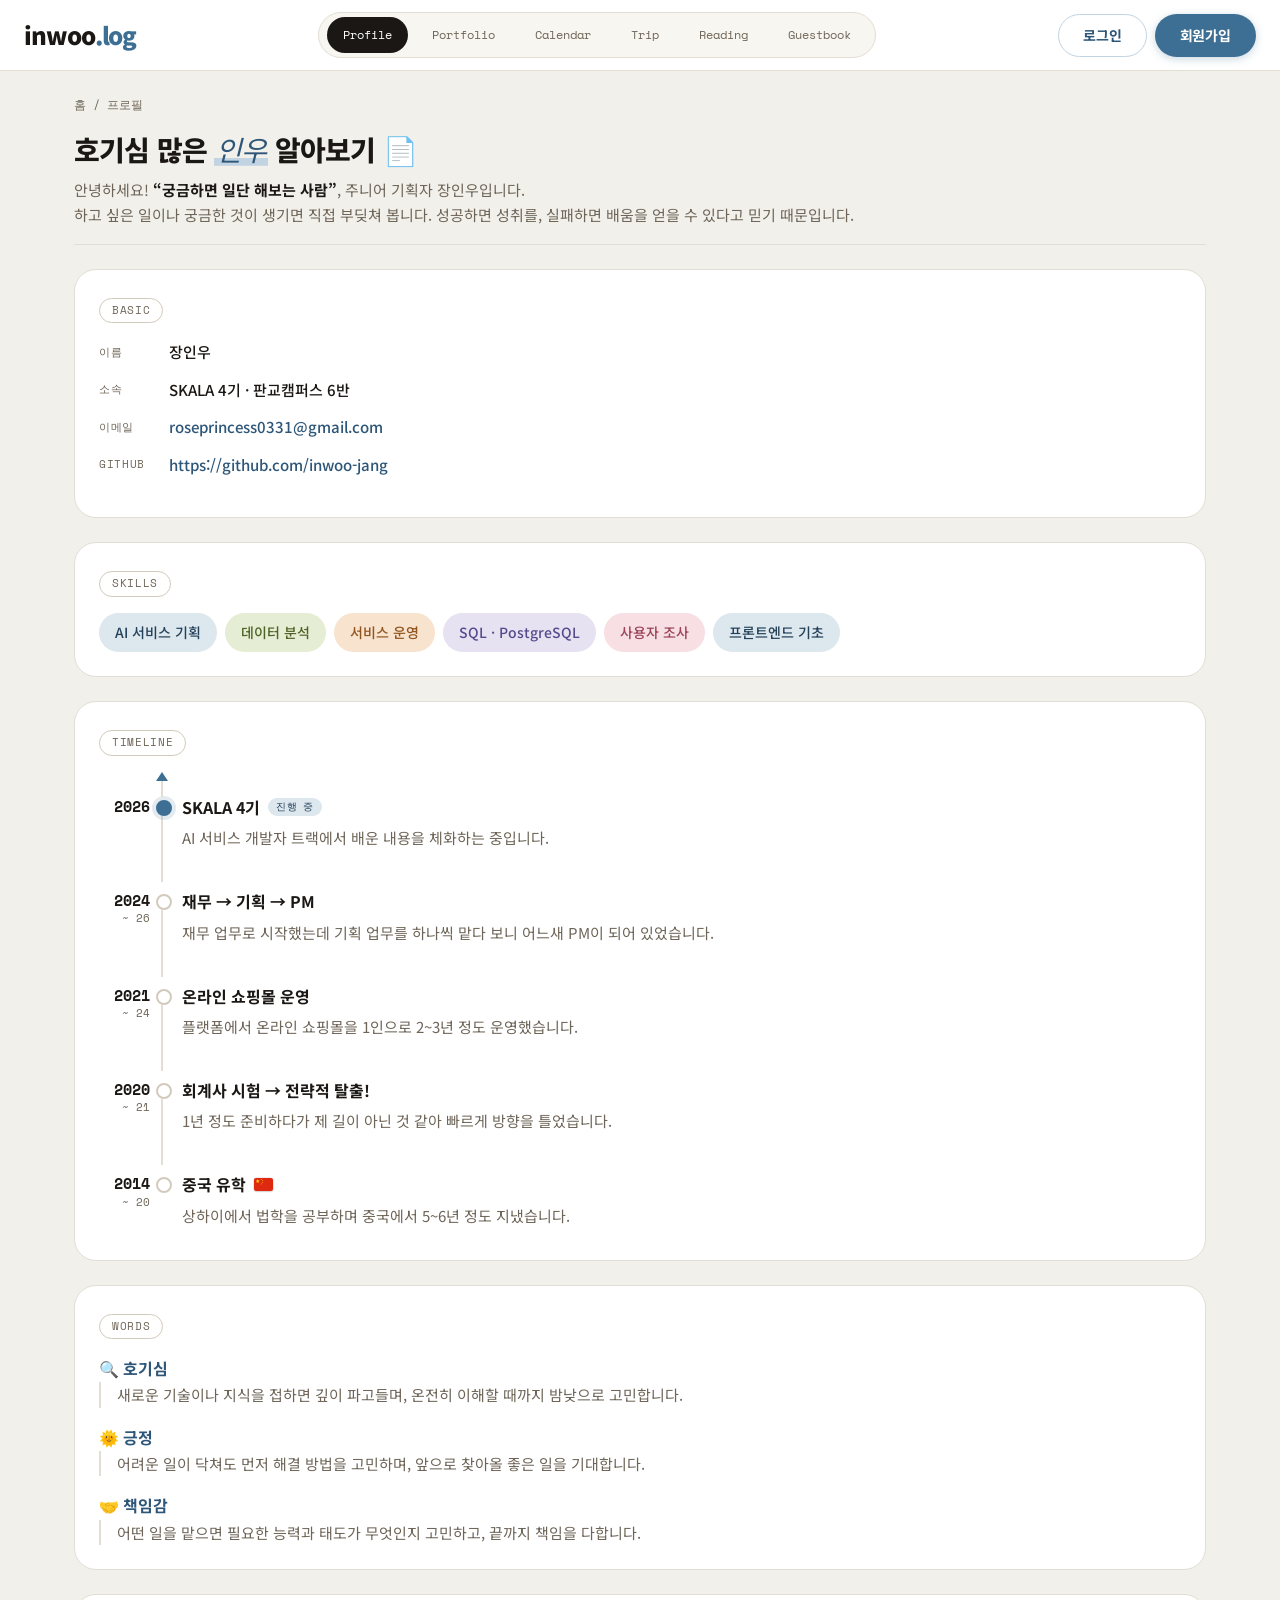
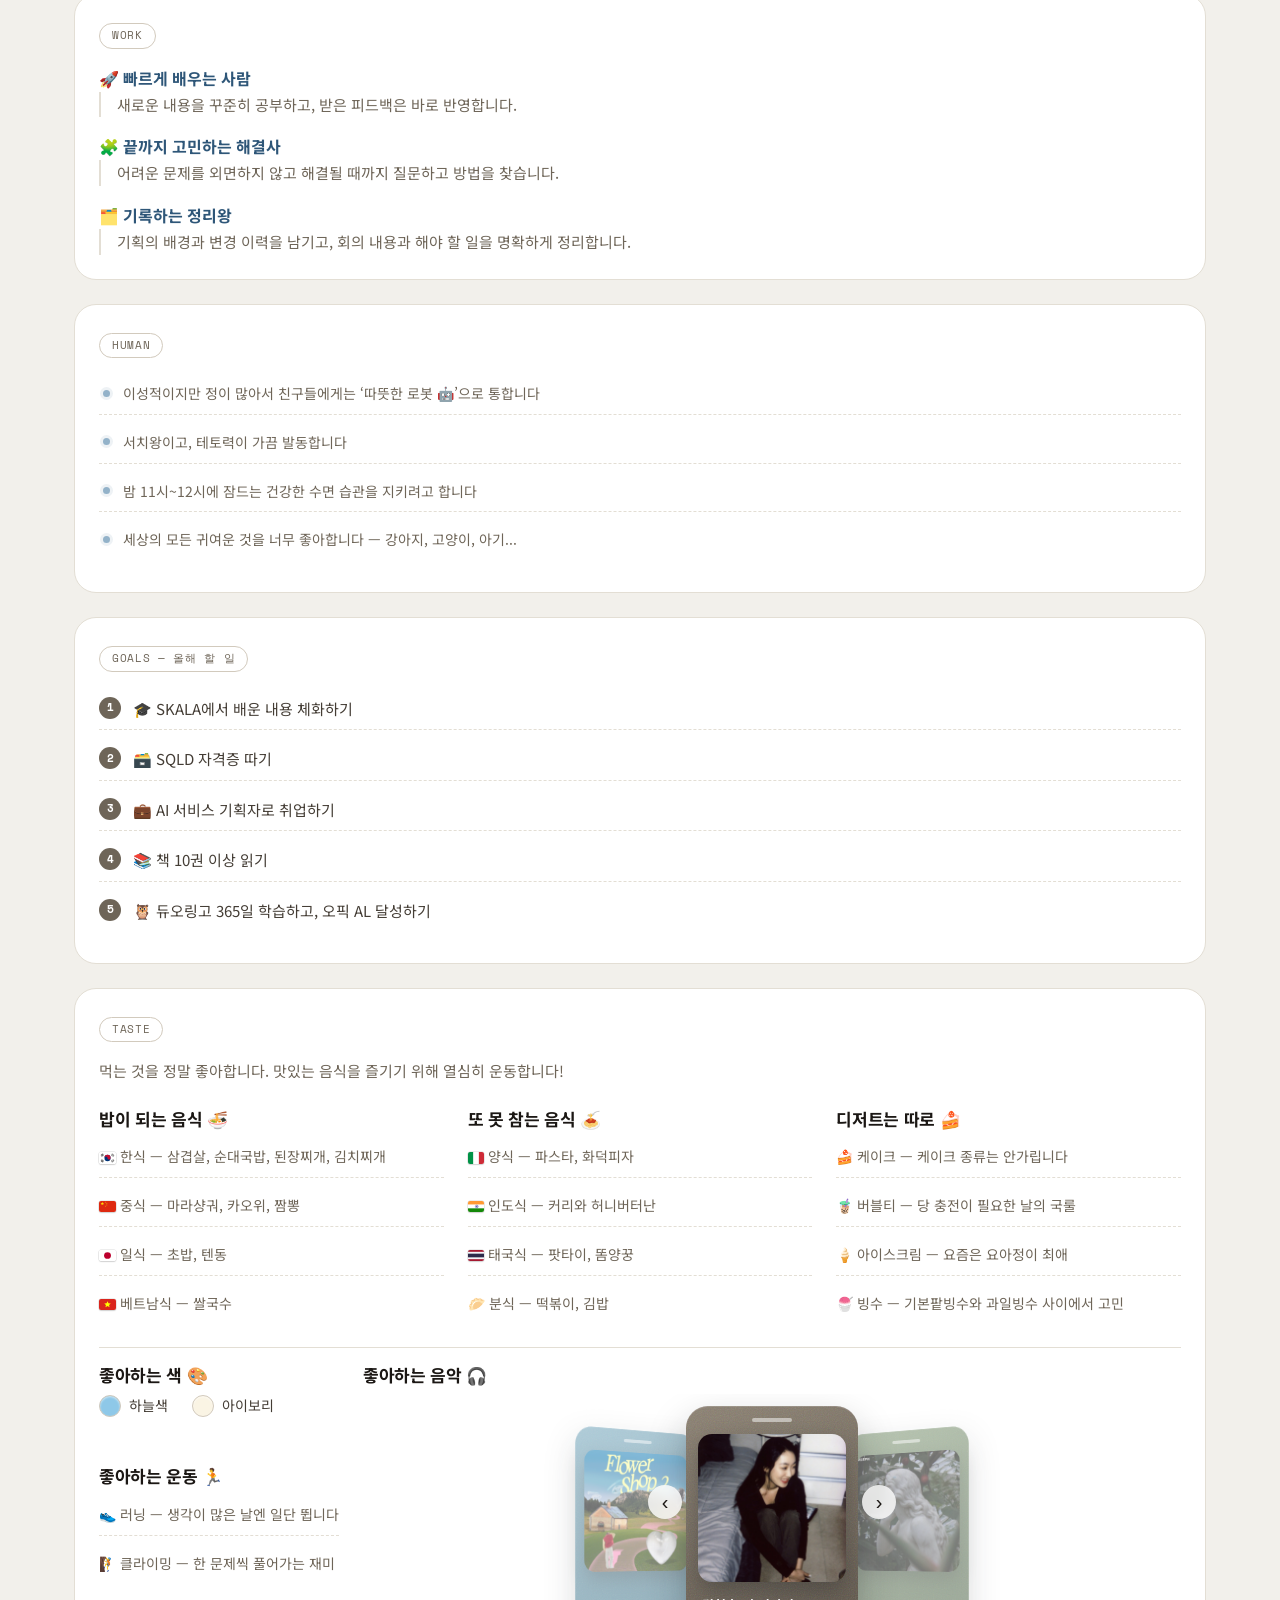
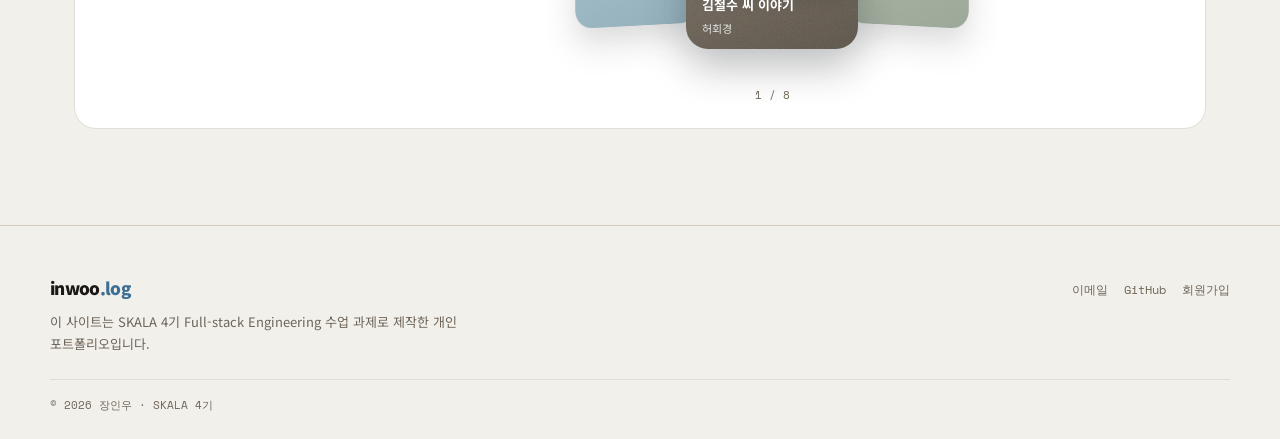
<file: html/myProfile.html>
<!-- html/myProfile.html — 나의 소개 -->
<!DOCTYPE html>
<html lang="ko">
<head>
  <meta charset="UTF-8">
  <meta name="viewport" content="width=device-width, initial-scale=1.0">
  <meta name="description" content="주니어 기획자 장인우 소개 — 타임라인, 일하는 방식, 좋아하는 것들.">
  <title>프로필 — Inwoo.log</title>

  <link rel="preconnect" href="https://fonts.googleapis.com">
  <link rel="preconnect" href="https://fonts.gstatic.com" crossorigin>
  <link href="https://fonts.googleapis.com/css2?family=Noto+Sans+KR:wght@400;500;700;900&family=Space+Mono:wght@400;700&family=Instrument+Serif:ital@0;1&display=swap" rel="stylesheet">
  <link rel="icon" type="image/svg+xml" href="../media/icon/favicon.svg">
  <link rel="stylesheet" href="../css/style.css">
  <link rel="stylesheet" href="../css/flags.css">
</head>
<body>

  <a class="skip" href="#main">본문으로 건너뛰기</a>

  <header class="topbar">
    <a class="topbar__logo" href="index.html">inwoo<span>.log</span></a>

    <button type="button" class="nav-toggle" id="navToggle" aria-label="메뉴 열기" aria-expanded="false" aria-controls="siteNav">
      <span></span><span></span><span></span>
    </button>

    <nav class="topbar__nav" id="siteNav" aria-label="주요 메뉴">
      <ul class="nav-list">
        <li><a href="myProfile.html" class="is-active" aria-current="page">Profile</a></li>
        <li><a href="myPortfolio.html">Portfolio</a></li>
        <li><a href="myCalendar.html">Calendar</a></li>
        <li><a href="myTrip.html">Trip</a></li>
        <li><a href="myReadings.html">Reading</a></li>
        <li><a href="guestbook.html">Guestbook</a></li>
      </ul>
    </nav>

    <div class="topbar__auth" id="authArea">
      <a href="login.html" class="btn btn--ghost">로그인</a>
      <a href="signUp.html" class="btn btn--primary">회원가입</a>
    </div>
  </header>

  <div class="container">

    <nav class="crumb" aria-label="현재 위치">
      <a href="index.html">홈</a> <span aria-hidden="true">/</span> <span>프로필</span>
    </nav>

    <header class="page-head">
      <h1 class="page-title">호기심 많은 <em>인우</em> 알아보기 📄</h1>
      <p class="page-desc">
        안녕하세요! <strong>“궁금하면 일단 해보는 사람”</strong>, 주니어 기획자 장인우입니다.<br>
        하고 싶은 일이나 궁금한 것이 생기면 직접 부딪쳐 봅니다.
        성공하면 성취를, 실패하면 배움을 얻을 수 있다고 믿기 때문입니다.
      </p>
    </header>

    <main id="main">

      <section class="panel">
        <h2 class="section-title">Basic</h2>
        <dl class="meta-list meta-list--wide">
          <dt>이름</dt>
          <dd>장인우</dd>
          <dt>소속</dt>
          <dd>SKALA 4기 · 판교캠퍼스 6반</dd>
          <dt>이메일</dt>
          <dd><a href="mailto:roseprincess0331@gmail.com">roseprincess0331@gmail.com</a></dd>
          <dt>GitHub</dt>
          <dd><a href="https://github.com/inwoo-jang" target="_blank" rel="noopener">https://github.com/inwoo-jang</a></dd>
        </dl>
      </section>

      <section class="panel">
        <h2 class="section-title">Skills</h2>
        <ul class="tag-row tag-row--big">
          <li class="tag tag--sky">AI 서비스 기획</li>
          <li class="tag tag--lime">데이터 분석</li>
          <li class="tag tag--peach">서비스 운영</li>
          <li class="tag tag--lavender">SQL · PostgreSQL</li>
          <li class="tag tag--pink">사용자 조사</li>
          <li class="tag tag--sky">프론트엔드 기초</li>
        </ul>
      </section>

      <section class="panel">
        <h2 class="section-title">Timeline</h2>
        <ol class="timeline">
          <li class="timeline__item timeline__item--now">
            <span class="timeline__year">2026</span>
            <div class="timeline__body">
              <p class="timeline__role">SKALA 4기 <span class="timeline__badge">진행 중</span></p>
              <p class="timeline__desc">AI 서비스 개발자 트랙에서 배운 내용을 체화하는 중입니다.</p>
            </div>
          </li>
          <li class="timeline__item">
            <span class="timeline__year">2024<small>~ 26</small></span>
            <div class="timeline__body">
              <p class="timeline__role">재무 → 기획 → PM</p>
              <p class="timeline__desc">재무 업무로 시작했는데 기획 업무를 하나씩 맡다 보니 어느새 PM이 되어 있었습니다.</p>
            </div>
          </li>
          <li class="timeline__item">
            <span class="timeline__year">2021<small>~ 24</small></span>
            <div class="timeline__body">
              <p class="timeline__role">온라인 쇼핑몰 운영</p>
              <p class="timeline__desc">플랫폼에서 온라인 쇼핑몰을 1인으로 2~3년 정도 운영했습니다.</p>
            </div>
          </li>
          <li class="timeline__item">
            <span class="timeline__year">2020<small>~ 21</small></span>
            <div class="timeline__body">
              <p class="timeline__role">회계사 시험 → 전략적 탈출!</p>
              <p class="timeline__desc">1년 정도 준비하다가 제 길이 아닌 것 같아 빠르게 방향을 틀었습니다.</p>
            </div>
          </li>
          <li class="timeline__item">
            <span class="timeline__year">2014<small>~ 20</small></span>
            <div class="timeline__body">
              <p class="timeline__role">중국 유학 <span class="flag flag--cn" role="img" aria-label="중국"></span></p>
              <p class="timeline__desc">상하이에서 법학을 공부하며 중국에서 5~6년 정도 지냈습니다.</p>
            </div>
          </li>
        </ol>
      </section>

      <section class="panel">
        <h2 class="section-title">Words</h2>
        <dl class="trait-list">
          <dt>🔍 호기심</dt>
          <dd>새로운 기술이나 지식을 접하면 깊이 파고들며, 온전히 이해할 때까지 밤낮으로 고민합니다.</dd>

          <dt>🌞 긍정</dt>
          <dd>어려운 일이 닥쳐도 먼저 해결 방법을 고민하며, 앞으로 찾아올 좋은 일을 기대합니다.</dd>

          <dt>🤝 책임감</dt>
          <dd>어떤 일을 맡으면 필요한 능력과 태도가 무엇인지 고민하고, 끝까지 책임을 다합니다.</dd>
        </dl>
      </section>

      <section class="panel">
        <h2 class="section-title">Work</h2>
        <dl class="trait-list">
          <dt>🚀 빠르게 배우는 사람</dt>
          <dd>새로운 내용을 꾸준히 공부하고, 받은 피드백은 바로 반영합니다.</dd>

          <dt>🧩 끝까지 고민하는 해결사</dt>
          <dd>어려운 문제를 외면하지 않고 해결될 때까지 질문하고 방법을 찾습니다.</dd>

          <dt>🗂️ 기록하는 정리왕</dt>
          <dd>기획의 배경과 변경 이력을 남기고, 회의 내용과 해야 할 일을 명확하게 정리합니다.</dd>
        </dl>
      </section>

      <section class="panel">
        <h2 class="section-title">Human</h2>
        <ul class="taste-list human-list">
          <li>이성적이지만 정이 많아서 친구들에게는 ‘따뜻한 로봇 🤖’으로 통합니다</li>
          <li>서치왕이고, 테토력이 가끔 발동합니다</li>
          <li>밤 11시~12시에 잠드는 건강한 수면 습관을 지키려고 합니다</li>
          <li>세상의 모든 귀여운 것을 너무 좋아합니다 — 강아지, 고양이, 아기...</li>
        </ul>
      </section>

      <section class="panel">
        <h2 class="section-title">Goals — 올해 할 일</h2>
        <ol class="timeline-goals">
          <li>🎓 SKALA에서 배운 내용 체화하기</li>
          <li>🗃️ SQLD 자격증 따기</li>
          <li>💼 AI 서비스 기획자로 취업하기</li>
          <li>📚 책 10권 이상 읽기</li>
          <li>🦉 듀오링고 365일 학습하고, 오픽 AL 달성하기</li>
        </ol>
      </section>

      <section class="panel">
        <h2 class="section-title">Taste</h2>

        <p class="taste-intro">
          먹는 것을 정말 좋아합니다. 맛있는 음식을 즐기기 위해 열심히 운동합니다!
        </p>

        <div class="taste-grid">
          <div>
            <h3>밥이 되는 음식 🍜</h3>
            <ul class="taste-list">
              <li><span class="flag flag--kr" role="img" aria-label="대한민국"></span> 한식 — 삼겹살, 순대국밥, 된장찌개, 김치찌개</li>
              <li><span class="flag flag--cn" role="img" aria-label="중국"></span> 중식 — 마라샹궈, 카오위, 짬뽕</li>
              <li><span class="flag flag--jp" role="img" aria-label="일본"></span> 일식 — 초밥, 텐동</li>
              <li><span class="flag flag--vn" role="img" aria-label="베트남"></span> 베트남식 — 쌀국수</li>
            </ul>
          </div>

          <div>
            <h3>또 못 참는 음식 🍝</h3>
            <ul class="taste-list">
              <li><span class="flag flag--it" role="img" aria-label="이탈리아"></span> 양식 — 파스타, 화덕피자</li>
              <li><span class="flag flag--in" role="img" aria-label="인도"></span> 인도식 — 커리와 허니버터난</li>
              <li><span class="flag flag--th" role="img" aria-label="태국"></span> 태국식 — 팟타이, 똠양꿍</li>
              <li>🥟 분식 — 떡볶이, 김밥</li>
            </ul>
          </div>

          <div>
            <h3>디저트는 따로 🍰</h3>
            <ul class="taste-list">
              <li>🍰 케이크 — 케이크 종류는 안가립니다</li>
              <li>🧋 버블티 — 당 충전이 필요한 날의 국룰</li>
              <li>🍦 아이스크림 — 요즘은 요아정이 최애</li>
              <li>🍧 빙수 — 기본팥빙수와 과일빙수 사이에서 고민</li>
            </ul>
          </div>
        </div>

        <hr class="panel__rule">

        <div class="taste-grid taste-grid--fav">
          <div>
            <h3>좋아하는 색 🎨</h3>
            <ul class="color-chips">
              <li>
                <span class="color-chip" style="--chip:#8EC8E8"></span>하늘색
              </li>
              <li>
                <span class="color-chip" style="--chip:#FAF4E4"></span>아이보리
              </li>
            </ul>

            <h3>좋아하는 운동 🏃</h3>
            <ul class="taste-list">
              <li>👟 러닝 — 생각이 많은 날엔 일단 뜁니다</li>
              <li>🧗 클라이밍 — 한 문제씩 풀어가는 재미</li>
            </ul>
          </div>

          <div>
            <h3>좋아하는 음악 🎧</h3>
            <div class="coverflow" id="coverflow" tabindex="0" aria-label="좋아하는 앨범 커버플로우" data-finger-zone>
              <ul class="coverflow__track">
                <li class="coverflow__item">
                  <a class="coverflow__link" href="https://www.youtube.com/results?search_query=허회경+김철수+씨+이야기" target="_blank" rel="noopener">
                    <img src="../media/albums/heo-hoykyung-kimchulsoo.jpg"
                         alt="허회경 — 김철수 씨 이야기 앨범 표지" loading="lazy">
                    <div class="coverflow__meta">
                      <p class="coverflow__song">김철수 씨 이야기</p>
                      <p class="coverflow__artist">허회경</p>
                    </div>
                  </a>
                </li>
                <li class="coverflow__item">
                  <a class="coverflow__link" href="https://www.youtube.com/results?search_query=알레프+첫사랑은+기준이+되는+걸+너는+알까" target="_blank" rel="noopener">
                    <img src="../media/albums/aleph-firstlove.jpg"
                         alt="알레프 — 첫사랑은 기준이 되는 걸 너는 알까 앨범 표지" loading="lazy">
                    <div class="coverflow__meta">
                      <p class="coverflow__song">첫사랑은 기준이 되는 걸 너는 알까</p>
                      <p class="coverflow__artist">알레프 (ALEPH)</p>
                    </div>
                  </a>
                </li>
                <li class="coverflow__item">
                  <a class="coverflow__link" href="https://www.youtube.com/results?search_query=봉훈+어떤+밤이+와도+널+안아줄게" target="_blank" rel="noopener">
                    <img src="../media/albums/bonghun-hugyou.jpg"
                         alt="봉훈 — 어떤 밤이 와도 널 안아줄게 앨범 표지" loading="lazy">
                    <div class="coverflow__meta">
                      <p class="coverflow__song">어떤 밤이 와도 널 안아줄게</p>
                      <p class="coverflow__artist">봉훈</p>
                    </div>
                  </a>
                </li>
                <li class="coverflow__item">
                  <a class="coverflow__link" href="https://www.youtube.com/results?search_query=dori+밤" target="_blank" rel="noopener">
                    <img src="../media/albums/dori-night.jpg"
                         alt="dori — 밤 앨범 표지" loading="lazy">
                    <div class="coverflow__meta">
                      <p class="coverflow__song">밤</p>
                      <p class="coverflow__artist">dori</p>
                    </div>
                  </a>
                </li>
                <li class="coverflow__item">
                  <a class="coverflow__link" href="https://www.youtube.com/results?search_query=죠지+좋아해+바른연애+길잡이" target="_blank" rel="noopener">
                    <img src="../media/albums/george-joahae.jpg"
                         alt="죠지 — 좋아해.. 앨범 표지" loading="lazy">
                    <div class="coverflow__meta">
                      <p class="coverflow__song">좋아해..</p>
                      <p class="coverflow__artist">죠지</p>
                    </div>
                  </a>
                </li>
                <li class="coverflow__item">
                  <a class="coverflow__link" href="https://www.youtube.com/results?search_query=이창섭+거짓말의+반대말만+할게요" target="_blank" rel="noopener">
                    <img src="../media/albums/leechangsub-geojinmal.jpg"
                         alt="이창섭 — 거짓말의 반대말만 할게요 앨범 표지" loading="lazy">
                    <div class="coverflow__meta">
                      <p class="coverflow__song">거짓말의 반대말만 할게요</p>
                      <p class="coverflow__artist">이창섭</p>
                    </div>
                  </a>
                </li>
                <li class="coverflow__item">
                  <a class="coverflow__link" href="https://www.youtube.com/results?search_query=도규+사랑이+아니었다고+말하지+마요" target="_blank" rel="noopener">
                    <img src="../media/albums/dogyu-sarang.jpg"
                         alt="도규 — 사랑이 아니었다고 말하지 마요 앨범 표지" loading="lazy">
                    <div class="coverflow__meta">
                      <p class="coverflow__song">사랑이 아니었다고 말하지 마요</p>
                      <p class="coverflow__artist">도규</p>
                    </div>
                  </a>
                </li>
                <li class="coverflow__item">
                  <a class="coverflow__link" href="https://www.youtube.com/results?search_query=그리즐리+우리+다투게+돼도+이것만+기억해+줄래" target="_blank" rel="noopener">
                    <img src="../media/albums/grizzly-woori.jpg"
                         alt="그리즐리 — 우리 다투게 돼도 이것만 기억해 줄래 앨범 표지" loading="lazy">
                    <div class="coverflow__meta">
                      <p class="coverflow__song">우리 다투게 돼도 이것만 기억해 줄래</p>
                      <p class="coverflow__artist">그리즐리</p>
                    </div>
                  </a>
                </li>
              </ul>

              <button type="button" class="slider__nav slider__nav--prev" id="coverflowPrev" aria-label="이전 앨범">‹</button>
              <button type="button" class="slider__nav slider__nav--next" id="coverflowNext" aria-label="다음 앨범">›</button>

              <p class="coverflow__count" id="coverflowCount" aria-live="polite">1 / 8</p>
            </div>
          </div>
        </div>
      </section>

    </main>
  </div>

  <footer class="site-footer">
    <div class="site-footer__inner">
      <div>
        <p class="site-footer__brand">inwoo<span>.log</span></p>
        <p class="site-footer__desc">
          이 사이트는 SKALA 4기 Full-stack Engineering 수업 과제로 제작한
          개인 포트폴리오입니다.
        </p>
      </div>
      <ul class="site-footer__links">
        <li><a href="mailto:roseprincess0331@gmail.com">이메일</a></li>
        <li><a href="https://github.com/inwoo-jang" target="_blank" rel="noopener">GitHub</a></li>
        <li class="footer-signup"><a href="signUp.html">회원가입</a></li>
      </ul>
    </div>
    <p class="site-footer__copy">© 2026 장인우 · SKALA 4기</p>
  </footer>

  <script src="../script/auth.js"></script>
  <script src="../script/nav.js"></script>
  <script src="../script/profileMusic.js"></script>
  <script src="../script/fingerCursor.js"></script>
</body>
</html>
</file>
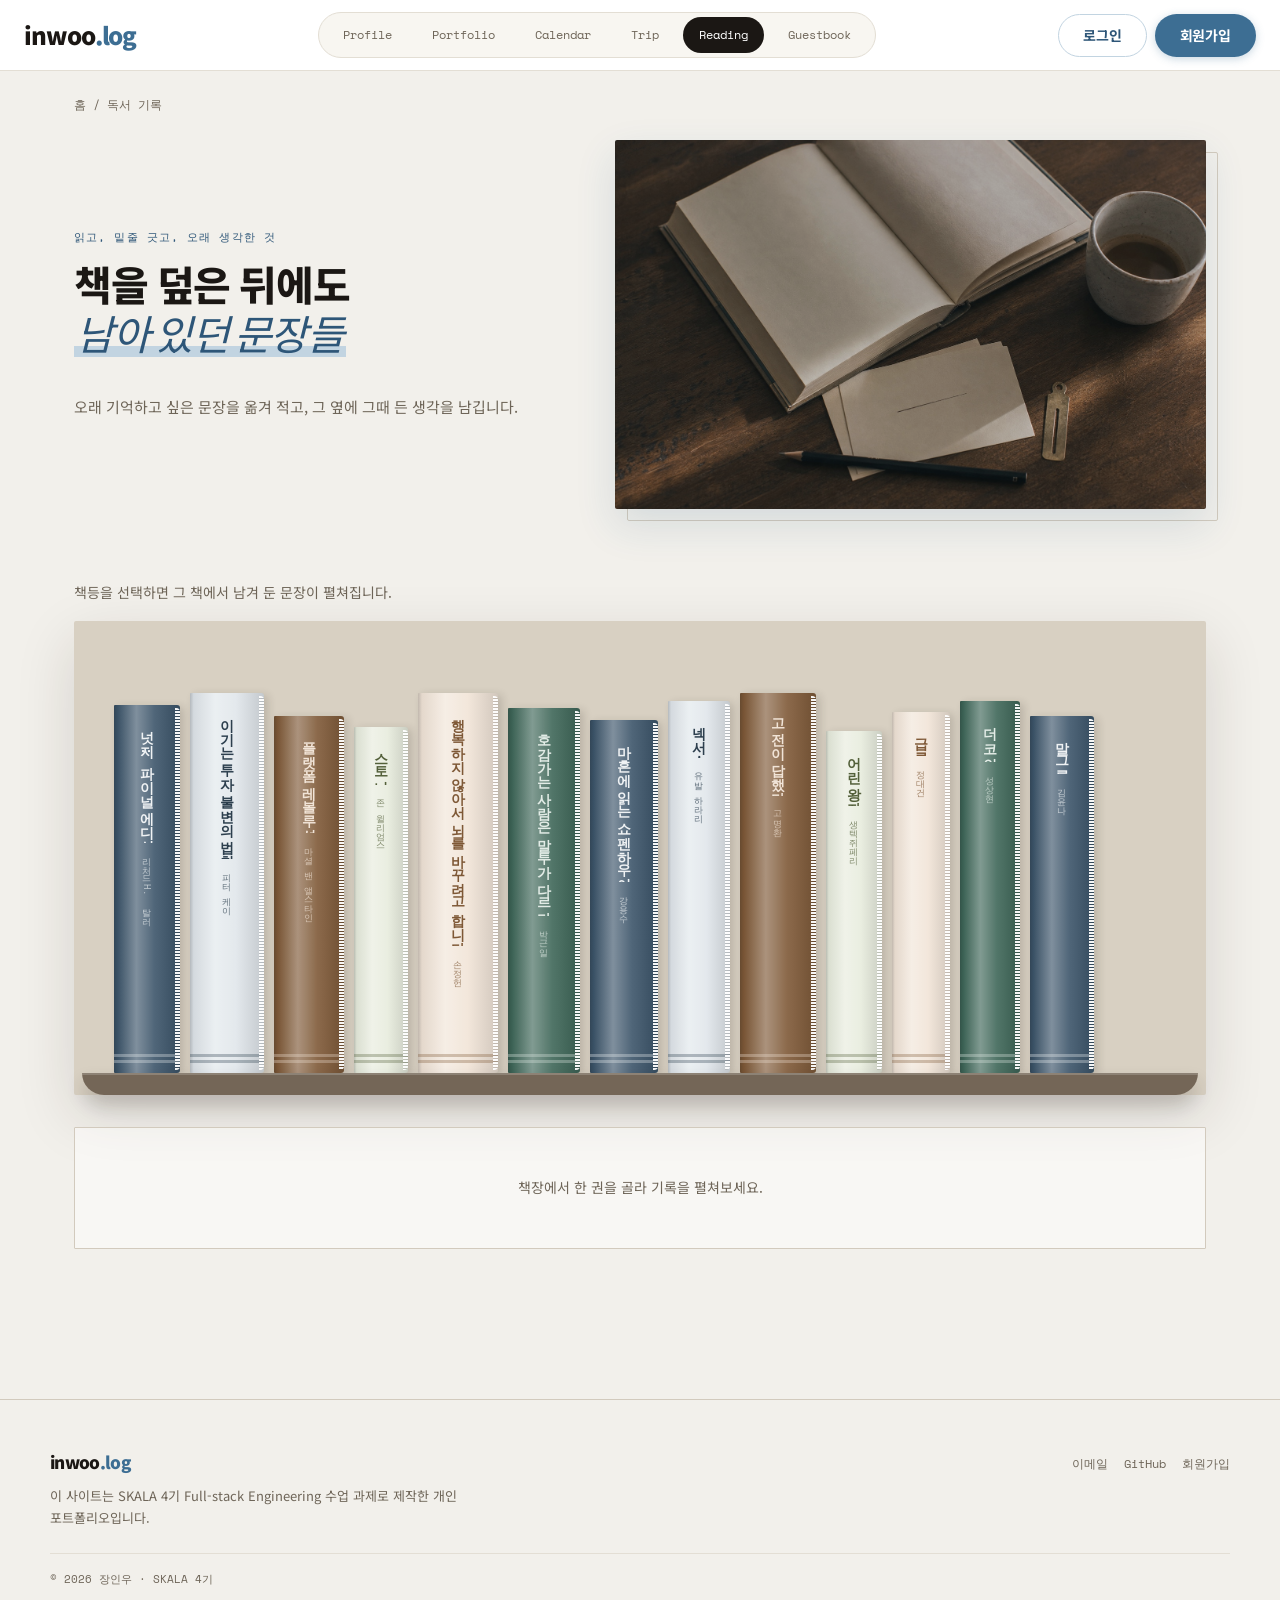
<file: html/myReadings.html>
<!-- html/myReadings.html — 추가 페이지 -->
<!DOCTYPE html>
<html lang="ko">
<head>
  <meta charset="UTF-8">
  <meta name="viewport" content="width=device-width, initial-scale=1.0">
  <meta name="description" content="책을 덮은 뒤에도 남아 있던 문장들 — 독서 기록.">
  <title>독서 기록 — Inwoo.log</title>

  <link rel="preconnect" href="https://fonts.googleapis.com">
  <link rel="preconnect" href="https://fonts.gstatic.com" crossorigin>
  <link href="https://fonts.googleapis.com/css2?family=Noto+Sans+KR:wght@400;500;700;900&family=Space+Mono:wght@400;700&family=Instrument+Serif:ital@0;1&family=Nanum+Myeongjo:wght@400;700&display=swap" rel="stylesheet">
  <link rel="icon" type="image/svg+xml" href="../media/icon/favicon.svg">
  <link rel="stylesheet" href="../css/style.css">
</head>
<body class="page-readings">

  <a class="skip" href="#main">본문으로 건너뛰기</a>

  <header class="topbar">
    <a class="topbar__logo" href="index.html">inwoo<span>.log</span></a>

    <button type="button" class="nav-toggle" id="navToggle" aria-label="메뉴 열기" aria-expanded="false" aria-controls="siteNav">
      <span></span><span></span><span></span>
    </button>

    <nav class="topbar__nav" id="siteNav" aria-label="주요 메뉴">
      <ul class="nav-list">
        <li><a href="myProfile.html">Profile</a></li>
        <li><a href="myPortfolio.html">Portfolio</a></li>
        <li><a href="myCalendar.html">Calendar</a></li>
        <li><a href="myTrip.html">Trip</a></li>
        <li><a href="myReadings.html" class="is-active" aria-current="page">Reading</a></li>
        <li><a href="guestbook.html">Guestbook</a></li>
      </ul>
    </nav>

    <div class="topbar__auth" id="authArea">
      <a href="login.html" class="btn btn--ghost">로그인</a>
      <a href="signUp.html" class="btn btn--primary">회원가입</a>
    </div>
  </header>

  <div class="container">

    <nav class="crumb" aria-label="현재 위치">
      <a href="index.html">홈</a> <span aria-hidden="true">/</span> <span>독서 기록</span>
    </nav>

    <header class="page-head editorial-head editorial-head--reading">
      <div class="editorial-head__copy">
        <p class="eyebrow">읽고, 밑줄 긋고, 오래 생각한 것</p>
        <h1 class="page-title">책을 덮은 뒤에도<br><em>남아 있던 문장들</em></h1>
        <p class="page-desc">오래 기억하고 싶은 문장을 옮겨 적고, 그 옆에 그때 든 생각을 남깁니다.</p>
      </div>
      <figure class="editorial-head__visual">
        <img src="../media/image/reading-desk-editorial.jpg"
             alt="펼친 책과 메모 카드, 연필과 커피가 놓인 나무 책상">
      </figure>
    </header>

    <main id="main">

      <p class="shelf-hint">책등을 선택하면 그 책에서 남겨 둔 문장이 펼쳐집니다.</p>

      <!-- ===== 책장 ===== -->
      <div class="shelf">
        <ul class="shelf__row">

          <li class="book book--violet" style="--book-h: 97%; --book-w: 66px">
            <button type="button" class="book__spine" data-book="book1"
                    aria-expanded="false" aria-controls="book1">
              <span class="book__title">넛지: 파이널 에디션</span>
              <span class="book__author">리처드 H. 탈러</span>
            </button>
          </li>

          <li class="book book--sky" style="--book-h: 100%; --book-w: 74px">
            <button type="button" class="book__spine" data-book="book2"
                    aria-expanded="false" aria-controls="book2">
              <span class="book__title">이기는 투자 불변의 법칙</span>
              <span class="book__author">피터 케이</span>
            </button>
          </li>

          <li class="book book--peach" style="--book-h: 94%; --book-w: 70px">
            <button type="button" class="book__spine" data-book="book3"
                    aria-expanded="false" aria-controls="book3">
              <span class="book__title">플랫폼 레볼루션</span>
              <span class="book__author">마셜 밴 앨스타인</span>
            </button>
          </li>

          <li class="book book--lime" style="--book-h: 91%; --book-w: 54px">
            <button type="button" class="book__spine" data-book="book4"
                    aria-expanded="false" aria-controls="book4">
              <span class="book__title">스토너</span>
              <span class="book__author">존 윌리엄스</span>
            </button>
          </li>

          <li class="book book--pink" style="--book-h: 100%; --book-w: 80px">
            <button type="button" class="book__spine" data-book="book5"
                    aria-expanded="false" aria-controls="book5">
              <span class="book__title">행복하지 않아서 뇌를 바꾸려고 합니다</span>
              <span class="book__author">손정헌</span>
            </button>
          </li>

          <li class="book book--mint" style="--book-h: 96%; --book-w: 72px">
            <button type="button" class="book__spine" data-book="book6"
                    aria-expanded="false" aria-controls="book6">
              <span class="book__title">호감가는 사람은 말투가 다르다</span>
              <span class="book__author">박근일</span>
            </button>
          </li>

          <li class="book book--violet" style="--book-h: 93%; --book-w: 68px">
            <button type="button" class="book__spine" data-book="book7"
                    aria-expanded="false" aria-controls="book7">
              <span class="book__title">마흔에 읽는 쇼펜하우어</span>
              <span class="book__author">강용수</span>
            </button>
          </li>

          <li class="book book--sky" style="--book-h: 98%; --book-w: 62px">
            <button type="button" class="book__spine" data-book="book8"
                    aria-expanded="false" aria-controls="book8">
              <span class="book__title">넥서스</span>
              <span class="book__author">유발 하라리</span>
            </button>
          </li>

          <li class="book book--peach" style="--book-h: 100%; --book-w: 76px">
            <button type="button" class="book__spine" data-book="book9"
                    aria-expanded="false" aria-controls="book9">
              <span class="book__title">고전이 답했다</span>
              <span class="book__author">고명환</span>
            </button>
          </li>

          <li class="book book--lime" style="--book-h: 90%; --book-w: 56px">
            <button type="button" class="book__spine" data-book="book10"
                    aria-expanded="false" aria-controls="book10">
              <span class="book__title">어린 왕자</span>
              <span class="book__author">생텍쥐페리</span>
            </button>
          </li>

          <li class="book book--pink" style="--book-h: 95%; --book-w: 58px">
            <button type="button" class="book__spine" data-book="book11"
                    aria-expanded="false" aria-controls="book11">
              <span class="book__title">급류</span>
              <span class="book__author">정대건</span>
            </button>
          </li>

          <li class="book book--mint" style="--book-h: 98%; --book-w: 60px">
            <button type="button" class="book__spine" data-book="book12"
                    aria-expanded="false" aria-controls="book12">
              <span class="book__title">더 코인</span>
              <span class="book__author">성상현</span>
            </button>
          </li>

          <li class="book book--violet" style="--book-h: 94%; --book-w: 64px">
            <button type="button" class="book__spine" data-book="book13"
                    aria-expanded="false" aria-controls="book13">
              <span class="book__title">말그릇</span>
              <span class="book__author">김윤나</span>
            </button>
          </li>

        </ul>
        <div class="shelf__plank" aria-hidden="true"></div>
      </div>

      <!-- ===== 펼쳐진 책 ===== -->
      <div class="book-detail" id="bookDetail">

        <article class="book-open" id="book1" hidden>
          <div class="book-open__page">
          <p class="chip chip--ko">기획·비즈니스</p>
          <h2>넛지: 파이널 에디션</h2>
          <p class="book-meta">리처드 H. 탈러</p>

          <h3 class="book-sub">핵심 내용</h3>
          <ul class="book-points">
            <li>사람은 항상 합리적으로 행동하지 않으며 선택 구조에 크게 영향을 받는다.</li>
            <li>자유를 제한하지 않으면서 더 나은 결정을 유도하는 것이 넛지의 핵심이다.</li>
            <li>정책·서비스 설계에서 디폴트와 맥락이 결정적 역할을 한다.</li>
          </ul>
          </div>

          <div class="book-open__page">
          <h3 class="book-sub">하이라이트 문장</h3>
          <ul class="book-quotes">
            <li>완벽한 선택은 없다. 다만 더 나은 선택을 설계할 수는 있다.</li>
            <li>디폴트는 선택이 아니라 권유다.</li>
            <li>선택 구조를 바꾸면 행동이 바뀐다.</li>
            <li>사람은 맥락에 따라 전혀 다른 결정을 한다.</li>
          </ul>

          <h3 class="book-sub">감상평</h3>
          <p class="book-note">기획자에게 디폴트값 하나가 곧 제품 철학임을 다시 확인시켜 준 책.</p>
          </div>
        </article>

        <article class="book-open" id="book2" hidden>
          <div class="book-open__page">
          <p class="chip chip--ko">투자</p>
          <h2>피터 케이의 이기는 투자 불변의 법칙</h2>
          <p class="book-meta">피터 케이</p>

          <h3 class="book-sub">핵심 내용</h3>
          <ul class="book-points">
            <li>시장을 이기려 하기보다 지속 가능한 원칙을 지키는 것이 중요하다.</li>
            <li>감정이 아닌 규칙 기반 투자가 장기 성과를 만든다.</li>
            <li>리스크 관리가 수익보다 먼저다.</li>
          </ul>
          </div>

          <div class="book-open__page">
          <h3 class="book-sub">하이라이트 문장</h3>
          <ul class="book-quotes">
            <li>감정은 적이 아니다. 통제하지 않을 때 적이 된다.</li>
            <li>규칙 없는 투자는 도박과 같다.</li>
            <li>복리는 지루함을 견디는 사람에게만 기회를 준다.</li>
            <li>리스크를 먼저 정의하라. 수익은 그 다음이다.</li>
          </ul>

          <h3 class="book-sub">감상평</h3>
          <p class="book-note">수익률을 높이는 법이 아니라 시장에서 살아남는 법을 알려주는 책.</p>
          </div>
        </article>

        <article class="book-open" id="book3" hidden>
          <div class="book-open__page">
          <p class="chip chip--ko">기획·비즈니스</p>
          <h2>플랫폼 레볼루션</h2>
          <p class="book-meta">마셜 밴 앨스타인</p>

          <h3 class="book-sub">핵심 내용</h3>
          <ul class="book-points">
            <li>플랫폼은 생산이 아닌 연결로 가치를 만든다.</li>
            <li>네트워크 효과가 커질수록 경쟁 우위는 기하급수적으로 강화된다.</li>
            <li>성공의 핵심은 참여자 간 상호작용 설계다.</li>
          </ul>
          </div>

          <div class="book-open__page">
          <h3 class="book-sub">하이라이트 문장</h3>
          <ul class="book-quotes">
            <li>연결이 곧 가치다.</li>
            <li>네트워크 효과는 설계의 결과다.</li>
            <li>파이프라인은 생산을, 플랫폼은 상호작용을 극대화한다.</li>
            <li>성공한 플랫폼은 생태계를 만든다.</li>
          </ul>

          <h3 class="book-sub">감상평</h3>
          <p class="book-note">네트워크 효과가 우연이 아니라 설계의 산물이라는 관점이 가장 크게 남았다.</p>
          </div>
        </article>

        <article class="book-open" id="book4" hidden>
          <div class="book-open__page">
          <p class="chip chip--ko">문학</p>
          <h2>스토너</h2>
          <p class="book-meta">존 윌리엄스</p>

          <h3 class="book-sub">핵심 내용</h3>
          <ul class="book-points">
            <li>특별하지 않은 삶도 깊은 의미를 가질 수 있다.</li>
            <li>외부의 성공보다 내면의 성실함이 삶을 정의한다.</li>
            <li>조용하지만 강한 존재의 가치에 대한 이야기다.</li>
          </ul>
          </div>

          <div class="book-open__page">
          <h3 class="book-sub">하이라이트 문장</h3>
          <ul class="book-quotes">
            <li>그는 평범했지만, 결코 무의미하지 않았다.</li>
            <li>침묵도 표현이다.</li>
            <li>삶은 거창하지 않아도 진실을 담을 수 있다.</li>
            <li>그는 끝까지 자신의 길을 지켰다.</li>
          </ul>

          <h3 class="book-sub">감상평</h3>
          <p class="book-note">성취가 아닌 태도로 삶을 증명할 수 있다는 걸 조용히 보여준 소설.</p>
          </div>
        </article>

        <article class="book-open" id="book5" hidden>
          <div class="book-open__page">
          <p class="chip chip--ko">자기계발·심리</p>
          <h2>행복하지 않아서 뇌를 바꾸려고 합니다</h2>
          <p class="book-meta">손정헌</p>

          <h3 class="book-sub">핵심 내용</h3>
          <ul class="book-points">
            <li>감정은 의지가 아니라 뇌의 작동 방식에 영향을 받는다.</li>
            <li>습관과 환경을 바꾸면 뇌도 변화한다.</li>
            <li>불행을 없애기보다 행복을 설계하는 접근이 필요하다.</li>
          </ul>
          </div>

          <div class="book-open__page">
          <h3 class="book-sub">하이라이트 문장</h3>
          <ul class="book-quotes">
            <li>불행은 고장이 아니라 작동 방식의 결과다.</li>
            <li>기분은 의지가 아니라 회로의 산물이다.</li>
            <li>작은 변화가 뇌 구조를 바꾼다.</li>
            <li>행복은 발견이 아니라 훈련이다.</li>
          </ul>

          <h3 class="book-sub">감상평</h3>
          <p class="book-note">마음가짐 대신 환경과 습관을 바꾸라는 실용적 처방이 설득력 있었다.</p>
          </div>
        </article>

        <article class="book-open" id="book6" hidden>
          <div class="book-open__page">
          <p class="chip chip--ko">자기계발·심리</p>
          <h2>호감가는 사람은 말투가 다르다</h2>
          <p class="book-meta">박근일</p>

          <h3 class="book-sub">핵심 내용</h3>
          <ul class="book-points">
            <li>말의 내용보다 전달 방식과 태도가 관계를 좌우한다.</li>
            <li>호감은 기술이 아니라 반복 가능한 습관이다.</li>
            <li>상대를 존중하는 표현이 신뢰를 만든다.</li>
          </ul>
          </div>

          <div class="book-open__page">
          <h3 class="book-sub">하이라이트 문장</h3>
          <ul class="book-quotes">
            <li>말은 도구지만, 말투는 그 사람의 온도다.</li>
            <li>같은 말도 톤에 따라 적과 아군이 된다.</li>
            <li>경청은 말보다 더 큰 호감을 만든다.</li>
            <li>호감은 기술이 아니라 태도다.</li>
          </ul>

          <h3 class="book-sub">감상평</h3>
          <p class="book-note">말솜씨보다 듣는 태도가 관계의 8할이라는 걸 확인하게 되는 책.</p>
          </div>
        </article>

        <article class="book-open" id="book7" hidden>
          <div class="book-open__page">
          <p class="chip chip--ko">철학·인문</p>
          <h2>마흔에 읽는 쇼펜하우어</h2>
          <p class="book-meta">강용수</p>

          <h3 class="book-sub">핵심 내용</h3>
          <ul class="book-points">
            <li>인생은 고통과 욕망의 반복이라는 현실 인식이 필요하다.</li>
            <li>기대를 낮추면 오히려 평온을 얻을 수 있다.</li>
            <li>타인의 시선에서 벗어나는 것이 자유다.</li>
          </ul>
          </div>

          <div class="book-open__page">
          <h3 class="book-sub">하이라이트 문장</h3>
          <ul class="book-quotes">
            <li>고통은 삶의 기본값이다.</li>
            <li>기대하지 않으면 실망도 없다.</li>
            <li>자유는 타인의 시선을 끊는 것에서 시작된다.</li>
            <li>행복은 결핍이 줄어드는 상태다.</li>
          </ul>

          <h3 class="book-sub">감상평</h3>
          <p class="book-note">위로가 아니라 현실 인식으로 마음을 가라앉히는 방식이 오히려 담백했다.</p>
          </div>
        </article>

        <article class="book-open" id="book8" hidden>
          <div class="book-open__page">
          <p class="chip chip--ko">기획·비즈니스</p>
          <h2>넥서스</h2>
          <p class="book-meta">유발 하라리</p>

          <h3 class="book-sub">핵심 내용</h3>
          <ul class="book-points">
            <li>인간 사회는 이야기와 연결 위에서 작동한다.</li>
            <li>기술 발전은 인간의 협력 방식을 근본적으로 바꾼다.</li>
            <li>미래는 데이터와 연결 구조를 누가 통제하느냐에 달려 있다.</li>
          </ul>
          </div>

          <div class="book-open__page">
          <h3 class="book-sub">하이라이트 문장</h3>
          <ul class="book-quotes">
            <li>인류는 이야기를 통해 연결된다.</li>
            <li>연결망이 권력을 정의한다.</li>
            <li>기술은 인간을 대체하는 게 아니라 재정의한다.</li>
            <li>미래는 누가 이야기를 통제하느냐에 달려 있다.</li>
          </ul>

          <h3 class="book-sub">감상평</h3>
          <p class="book-note">AI 시대의 권력을 기술이 아닌 정보 네트워크 구조로 읽어내는 시선이 인상적이었다.</p>
          </div>
        </article>

        <article class="book-open" id="book9" hidden>
          <div class="book-open__page">
          <p class="chip chip--ko">철학·인문</p>
          <h2>고전이 답했다: 마땅히 살아야 할 삶에 대하여</h2>
          <p class="book-meta">고명환</p>

          <h3 class="book-sub">핵심 내용</h3>
          <ul class="book-points">
            <li>삶의 기준은 외부가 아니라 스스로 설정해야 한다.</li>
            <li>고전은 시대를 넘어 인간 본질에 대한 답을 준다.</li>
            <li>"어떻게 살 것인가"에 대한 질문을 멈추지 말아야 한다.</li>
          </ul>
          </div>

          <div class="book-open__page">
          <h3 class="book-sub">하이라이트 문장</h3>
          <ul class="book-quotes">
            <li>삶의 기준은 외부가 아니라 내 안에 있다.</li>
            <li>흔들릴수록 원칙으로 돌아가라.</li>
            <li>질문 없는 삶은 반쪽짜리다.</li>
            <li>어떻게 살 것인가는 평생의 질문이다.</li>
          </ul>

          <h3 class="book-sub">감상평</h3>
          <p class="book-note">답을 주기보다 질문을 계속하게 만드는 쪽이 이 책의 미덕이다.</p>
          </div>
        </article>

        <article class="book-open" id="book10" hidden>
          <div class="book-open__page">
          <p class="chip chip--ko">문학</p>
          <h2>어린 왕자</h2>
          <p class="book-meta">앙투안 드 생텍쥐페리</p>

          <h3 class="book-sub">핵심 내용</h3>
          <ul class="book-points">
            <li>관계는 책임을 동반하며, 길들임이 의미를 만든다.</li>
            <li>어른의 세계는 본질을 잃기 쉽다.</li>
            <li>순수한 시선이 삶의 진짜 가치를 드러낸다.</li>
          </ul>
          </div>

          <div class="book-open__page">
          <h3 class="book-sub">하이라이트 문장</h3>
          <ul class="book-quotes">
            <li>중요한 것은 눈에 보이지 않는다.</li>
            <li>넌 네가 길들인 것에 책임이 있어.</li>
            <li>어른들은 숫자만 보지만, 아이들은 본질을 본다.</li>
            <li>사막이 아름다운 건 어딘가에 우물이 숨어 있기 때문이다.</li>
          </ul>

          <h3 class="book-sub">감상평</h3>
          <p class="book-note">읽는 나이마다 다른 문장이 밑줄로 남는, 다시 읽을수록 커지는 책.</p>
          </div>
        </article>

        <article class="book-open" id="book11" hidden>
          <div class="book-open__page">
          <p class="chip chip--ko">문학</p>
          <h2>급류</h2>
          <p class="book-meta">정대건</p>

          <h3 class="book-sub">핵심 내용</h3>
          <ul class="book-points">
            <li>빠르게 흐르는 사회 속에서 방향을 잃기 쉽다.</li>
            <li>선택의 연속 속에서 자기 기준이 중요하다.</li>
            <li>불안 속에서도 중심을 잡는 태도가 필요하다.</li>
          </ul>
          </div>

          <div class="book-open__page">
          <h3 class="book-sub">하이라이트 문장</h3>
          <ul class="book-quotes">
            <li>속도가 방향을 가린다.</li>
            <li>흐름에 휩쓸리지 않으려면 중심이 필요하다.</li>
            <li>불안은 선택의 대가다.</li>
            <li>삶은 속도가 아니라 방향의 문제다.</li>
          </ul>

          <h3 class="book-sub">감상평</h3>
          <p class="book-note">빨리 가는 것보다 어디로 가는지를 먼저 묻게 만드는 소설.</p>
          </div>
        </article>

        <article class="book-open" id="book12" hidden>
          <div class="book-open__page">
          <p class="chip chip--ko">투자</p>
          <h2>더 코인</h2>
          <p class="book-meta">성상현</p>

          <h3 class="book-sub">핵심 내용</h3>
          <ul class="book-points">
            <li>암호화폐 시장은 기술과 투기가 뒤섞인 공간이다.</li>
            <li>정보 비대칭이 큰 만큼 냉정한 판단이 필요하다.</li>
            <li>트렌드보다 구조를 이해하는 것이 중요하다.</li>
          </ul>
          </div>

          <div class="book-open__page">
          <h3 class="book-sub">하이라이트 문장</h3>
          <ul class="book-quotes">
            <li>코인 시장은 실력보다 심리가 먼저 무너지는 곳이다.</li>
            <li>상승장에서는 모두가 천재가 되고, 하락장에서는 모두가 피해자가 된다.</li>
            <li>계획이 있으면 투자이고, 계획이 없으면 도박이다.</li>
            <li>시장에서 오래 살아남는 사람은 크게 먹는 사람이 아니라 끝까지 남는 사람이다.</li>
          </ul>

          <h3 class="book-sub">감상평</h3>
          <p class="book-note">시장 전망보다 투자자 심리에 대한 진단이 더 오래 남는 책.</p>
          </div>
        </article>

        <article class="book-open" id="book13" hidden>
          <div class="book-open__page">
          <p class="chip chip--ko">자기계발·심리</p>
          <h2>말그릇</h2>
          <p class="book-meta">김윤나</p>

          <h3 class="book-sub">핵심 내용</h3>
          <ul class="book-points">
            <li>사람의 말은 그릇의 크기만큼 담긴다.</li>
            <li>감정을 다루는 능력이 곧 관계의 질을 결정한다.</li>
            <li>말하기보다 받아들이는 힘이 더 중요하다.</li>
          </ul>
          </div>

          <div class="book-open__page">
          <h3 class="book-sub">하이라이트 문장</h3>
          <ul class="book-quotes">
            <li>말은 그릇이고, 감정은 그 안에 담기는 물이다.</li>
            <li>받아들이는 힘이 말의 품격을 만든다.</li>
            <li>내면이 단단할수록 말은 부드러워진다.</li>
            <li>말을 줄이면 관계가 늘어난다.</li>
          </ul>

          <h3 class="book-sub">감상평</h3>
          <p class="book-note">말을 고치려면 먼저 감정을 다룰 줄 알아야 한다는 순서가 핵심이었다.</p>
          </div>
        </article>

        <p class="book-empty" id="bookEmpty">
          책장에서 한 권을 골라 기록을 펼쳐보세요.
        </p>
      </div>


    </main>
  </div>

  <footer class="site-footer">
    <div class="site-footer__inner">
      <div>
        <p class="site-footer__brand">inwoo<span>.log</span></p>
        <p class="site-footer__desc">
          이 사이트는 SKALA 4기 Full-stack Engineering 수업 과제로 제작한
          개인 포트폴리오입니다.
        </p>
      </div>
      <ul class="site-footer__links">
        <li><a href="mailto:roseprincess0331@gmail.com">이메일</a></li>
        <li><a href="https://github.com/inwoo-jang" target="_blank" rel="noopener">GitHub</a></li>
        <li class="footer-signup"><a href="signUp.html">회원가입</a></li>
      </ul>
    </div>
    <p class="site-footer__copy">© 2026 장인우 · SKALA 4기</p>
  </footer>

  <script src="../script/auth.js"></script>
  <script src="../script/nav.js"></script>
  <script src="../script/readings.js"></script>
</body>
</html>
</file>
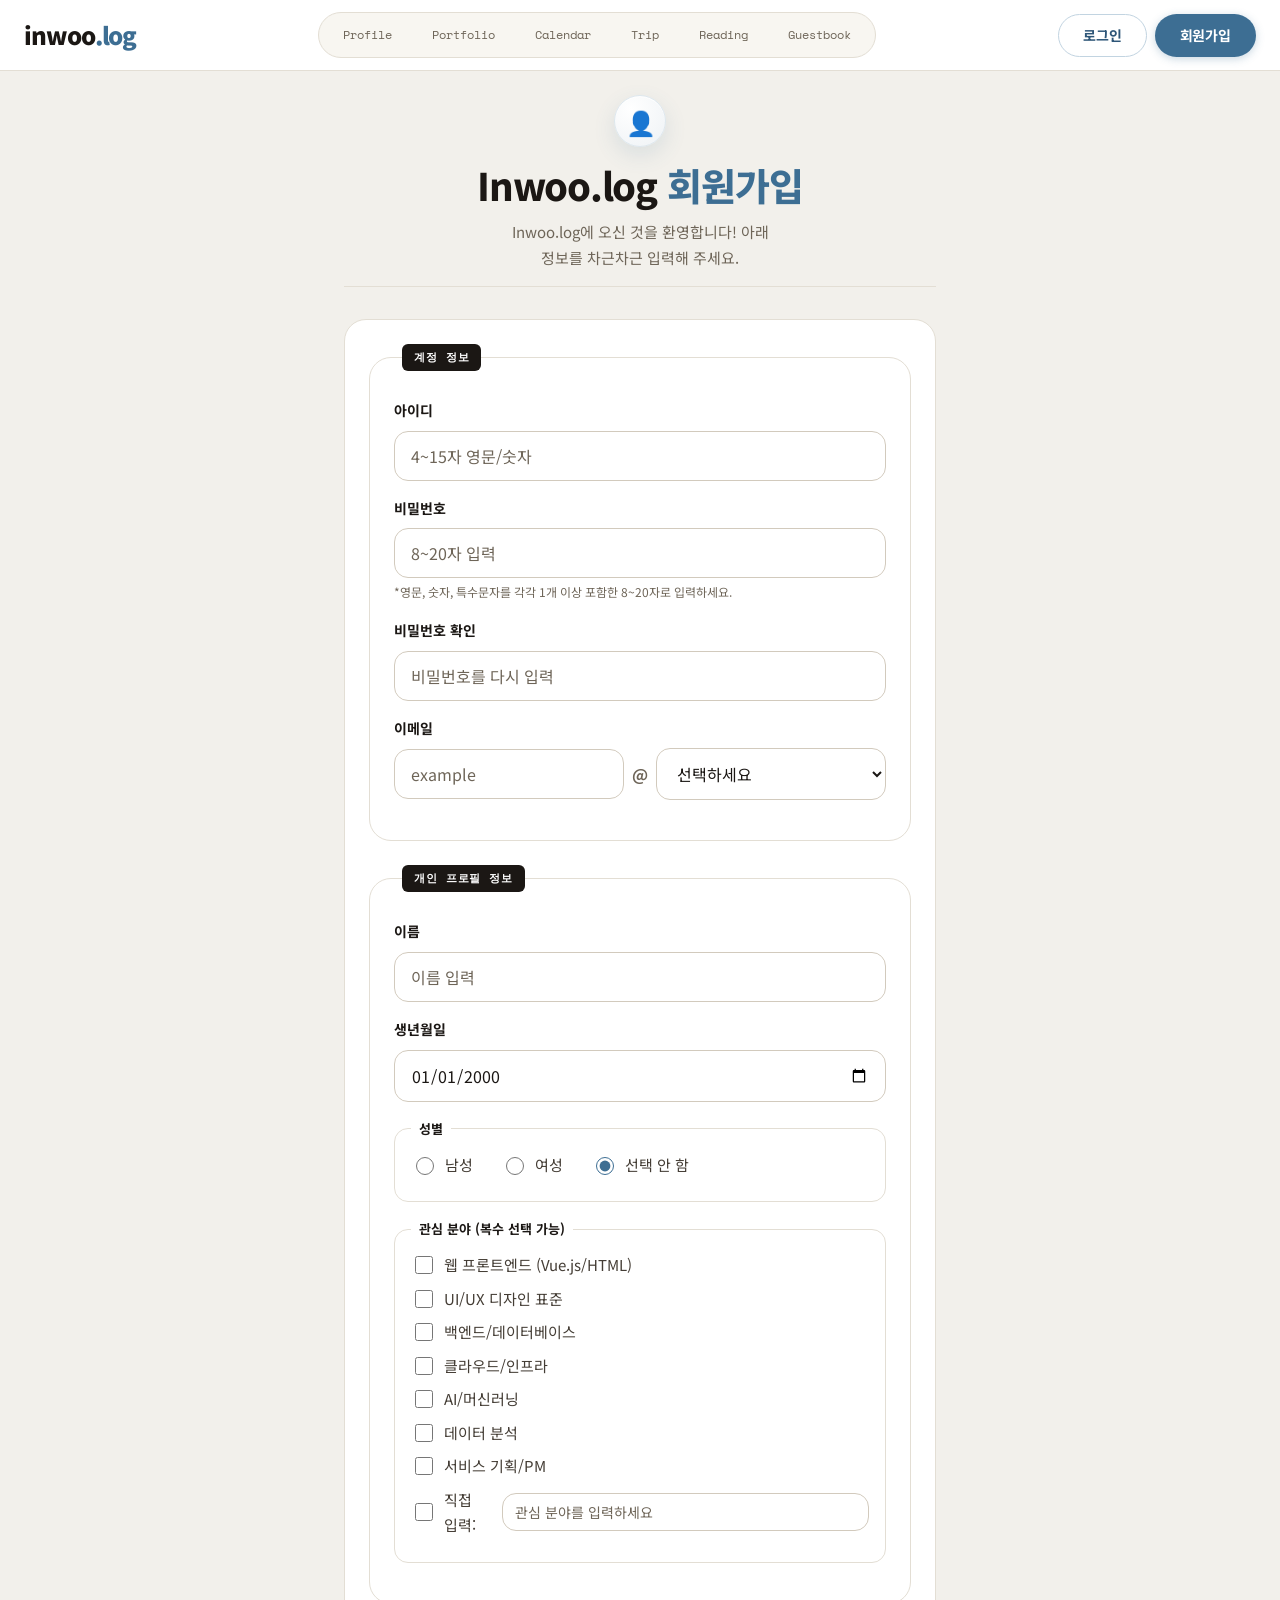
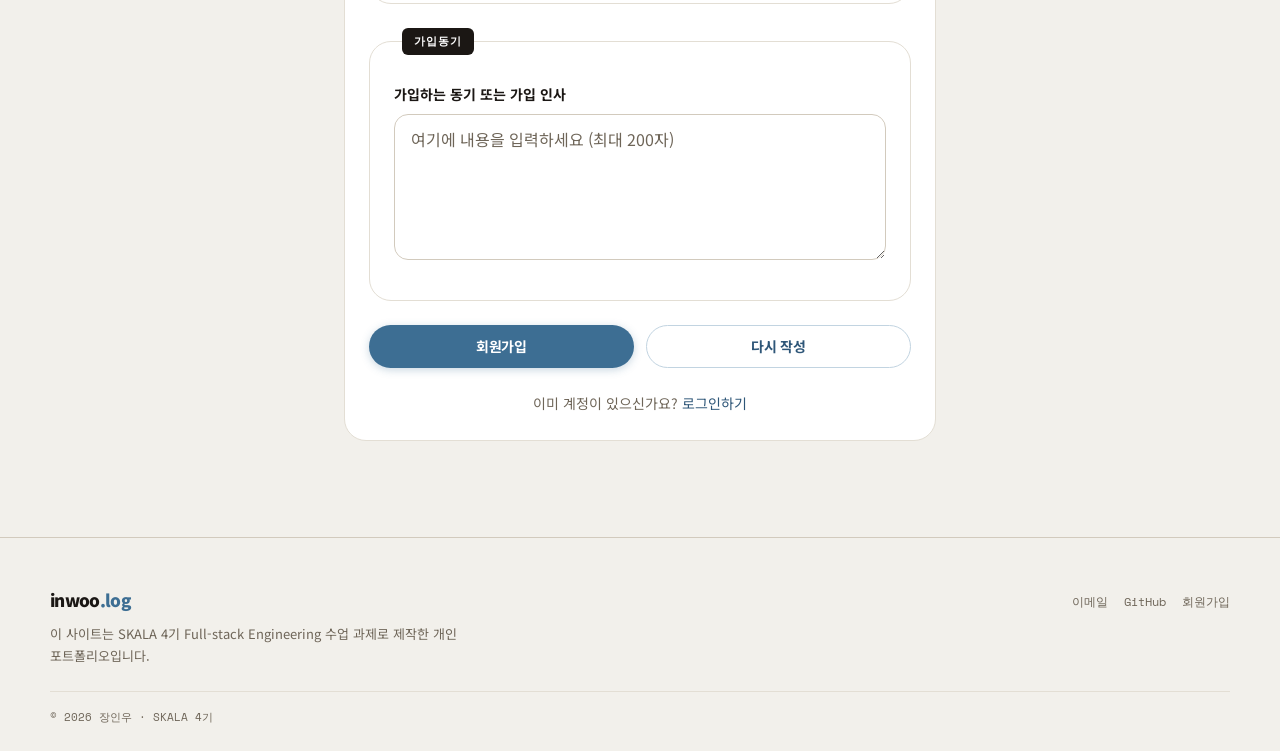
<file: html/signUp.html>
<!-- html/signUp.html — 회원가입 -->
<!DOCTYPE html>
<html lang="ko">
<head>
  <meta charset="UTF-8">
  <meta name="viewport" content="width=device-width, initial-scale=1.0">
  <meta name="description" content="Inwoo.log 회원가입 페이지.">
  <title>회원가입 — Inwoo.log</title>

  <link rel="preconnect" href="https://fonts.googleapis.com">
  <link rel="preconnect" href="https://fonts.gstatic.com" crossorigin>
  <link href="https://fonts.googleapis.com/css2?family=Noto+Sans+KR:wght@400;500;700;900&family=Space+Mono:wght@400;700&family=Instrument+Serif:ital@0;1&display=swap" rel="stylesheet">
  <link rel="icon" type="image/svg+xml" href="../media/icon/favicon.svg">
  <link rel="stylesheet" href="../css/style.css">
</head>
<body>

  <a class="skip" href="#main">본문으로 건너뛰기</a>

  <header class="topbar">
    <a class="topbar__logo" href="index.html">inwoo<span>.log</span></a>

    <button type="button" class="nav-toggle" id="navToggle" aria-label="메뉴 열기" aria-expanded="false" aria-controls="siteNav">
      <span></span><span></span><span></span>
    </button>

    <nav class="topbar__nav" id="siteNav" aria-label="주요 메뉴">
      <ul class="nav-list">
        <li><a href="myProfile.html">Profile</a></li>
        <li><a href="myPortfolio.html">Portfolio</a></li>
        <li><a href="myCalendar.html">Calendar</a></li>
        <li><a href="myTrip.html">Trip</a></li>
        <li><a href="myReadings.html">Reading</a></li>
        <li><a href="guestbook.html">Guestbook</a></li>
      </ul>
    </nav>

    <div class="topbar__auth" id="authArea">
      <a href="login.html" class="btn btn--ghost">로그인</a>
      <a href="signUp.html" class="btn btn--primary">회원가입</a>
    </div>
  </header>

  <div class="container container--narrow">

    <header class="page-head auth-head">
      <h1 class="page-title auth-title"><span class="auth-title__icon">👤</span> Inwoo.log <em>회원가입</em></h1>
      <p class="page-desc">Inwoo.log에 오신 것을 환영합니다! 아래 정보를 차근차근 입력해 주세요.</p>
    </header>

    <main id="main">
      <section class="panel">
        <form action="signUpResult.html" method="get" class="auth-form">

          <fieldset>
            <legend>계정 정보</legend>

            <p class="field">
              <label for="userId">아이디</label>
              <input type="text" id="userId" name="userId"
                     placeholder="4~15자 영문/숫자"
                     minlength="4" maxlength="15" required>
            </p>

            <p class="field">
              <label for="userPassword">비밀번호</label>
              <input type="password" id="userPassword" name="userPassword"
                     placeholder="8~20자 입력"
                     minlength="8" maxlength="20"
                     pattern="(?=.*[A-Za-z])(?=.*[0-9])(?=.*[^A-Za-z0-9]).{8,20}"
                     title="영문, 숫자, 특수문자를 각각 1개 이상 포함한 8~20자로 입력하세요."
                     autocomplete="new-password" required>
              <small class="field__hint">*영문, 숫자, 특수문자를 각각 1개 이상 포함한 8~20자로 입력하세요.</small>
            </p>

            <p class="field">
              <label for="userPasswordConfirm">비밀번호 확인</label>
              <input type="password" id="userPasswordConfirm" name="userPasswordConfirm"
                     placeholder="비밀번호를 다시 입력"
                     minlength="8" maxlength="20"
                     autocomplete="new-password" required>
            </p>

            <p class="field">
              <label for="userEmail">이메일</label>
              <span class="field-email">
                <input type="text" id="userEmail" name="userEmail"
                       placeholder="example" required>
                <span class="field-email__at" aria-hidden="true">@</span>
                <select id="emailDomain" name="emailDomain"
                        aria-label="이메일 도메인" required>
                  <option value="">선택하세요</option>
                  <option value="naver.com">naver.com</option>
                  <option value="gmail.com">gmail.com</option>
                  <option value="daum.net">daum.net</option>
                  <option value="direct">직접입력</option>
                </select>
              </span>
              <input type="text" id="emailDomainDirect" name="emailDomainDirect"
                     aria-label="이메일 도메인 직접 입력"
                     placeholder="example.com" hidden disabled>
            </p>
          </fieldset>

          <fieldset>
            <legend>개인 프로필 정보</legend>

            <p class="field">
              <label for="userName">이름</label>
              <input type="text" id="userName" name="userName"
                     placeholder="이름 입력" required>
            </p>

            <p class="field">
              <label for="userBirth">생년월일</label>
              <input type="date" id="userBirth" name="userBirth"
                     value="2000-01-01" required>
            </p>

            <fieldset class="field-group">
              <legend>성별</legend>
              <span class="check-row">
                <input type="radio" id="genderMale" name="gender" value="male">
                <label for="genderMale">남성</label>
              </span>
              <span class="check-row">
                <input type="radio" id="genderFemale" name="gender" value="female">
                <label for="genderFemale">여성</label>
              </span>
              <span class="check-row">
                <input type="radio" id="genderNone" name="gender" value="none" checked>
                <label for="genderNone">선택 안 함</label>
              </span>
            </fieldset>

            <fieldset class="field-group">
              <legend>관심 분야 (복수 선택 가능)</legend>
              <span class="check-row check-row--block">
                <input type="checkbox" id="intFrontend" name="interest" value="frontend">
                <label for="intFrontend">웹 프론트엔드 (Vue.js/HTML)</label>
              </span>
              <span class="check-row check-row--block">
                <input type="checkbox" id="intUiUx" name="interest" value="ui-ux">
                <label for="intUiUx">UI/UX 디자인 표준</label>
              </span>
              <span class="check-row check-row--block">
                <input type="checkbox" id="intBackend" name="interest" value="backend-database">
                <label for="intBackend">백엔드/데이터베이스</label>
              </span>
              <span class="check-row check-row--block">
                <input type="checkbox" id="intCloud" name="interest" value="cloud-infrastructure">
                <label for="intCloud">클라우드/인프라</label>
              </span>
              <span class="check-row check-row--block">
                <input type="checkbox" id="intAi" name="interest" value="ai">
                <label for="intAi">AI/머신러닝</label>
              </span>
              <span class="check-row check-row--block">
                <input type="checkbox" id="intData" name="interest" value="data-analysis">
                <label for="intData">데이터 분석</label>
              </span>
              <span class="check-row check-row--block">
                <input type="checkbox" id="intPm" name="interest" value="service-planning">
                <label for="intPm">서비스 기획/PM</label>
              </span>
              <span class="check-row check-row--block check-row--inline-input">
                <input type="checkbox" id="otherInterest" name="interest" value="other">
                <label for="otherInterest">직접 입력:</label>
                <input type="text" id="interestOther" name="interestOther"
                       aria-label="기타 관심 분야"
                       placeholder="관심 분야를 입력하세요" disabled>
              </span>
            </fieldset>
          </fieldset>

          <fieldset>
            <legend>가입동기</legend>

            <p class="field">
              <label for="introduction">가입하는 동기 또는 가입 인사</label>
              <textarea id="introduction" name="introduction" rows="5"
                        maxlength="200"
                        placeholder="여기에 내용을 입력하세요 (최대 200자)"></textarea>
            </p>
          </fieldset>

          <p class="form-actions">
            <button type="submit" class="btn btn--primary">회원가입</button>
            <button type="reset" class="btn btn--ghost">다시 작성</button>
          </p>
        </form>

        <p class="auth-link">
          이미 계정이 있으신가요? <a href="login.html">로그인하기</a>
        </p>
      </section>
    </main>
  </div>

  <footer class="site-footer">
    <div class="site-footer__inner">
      <div>
        <p class="site-footer__brand">inwoo<span>.log</span></p>
        <p class="site-footer__desc">
          이 사이트는 SKALA 4기 Full-stack Engineering 수업 과제로 제작한
          개인 포트폴리오입니다.
        </p>
      </div>
      <ul class="site-footer__links">
        <li><a href="mailto:roseprincess0331@gmail.com">이메일</a></li>
        <li><a href="https://github.com/inwoo-jang" target="_blank" rel="noopener">GitHub</a></li>
        <li class="footer-signup"><a href="signUp.html">회원가입</a></li>
      </ul>
    </div>
    <p class="site-footer__copy">© 2026 장인우 · SKALA 4기</p>
  </footer>

  <script src="../script/auth.js"></script>
  <script src="../script/nav.js"></script>
  <script src="../script/signUp.js"></script>
</body>
</html>
</file>
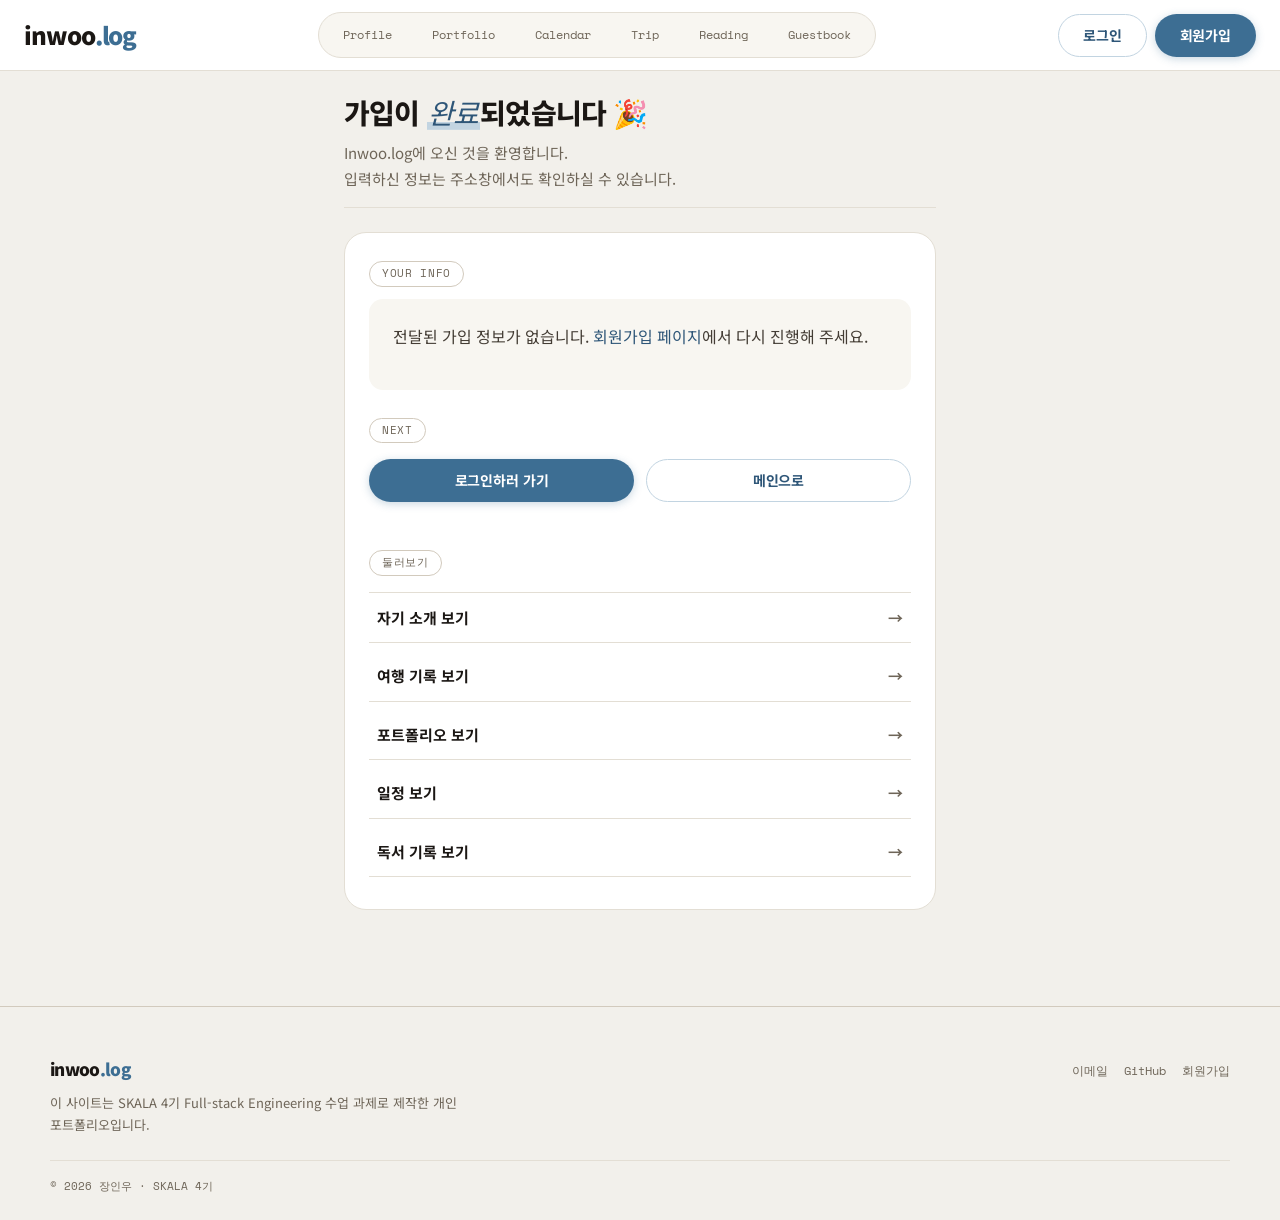
<file: html/signUpResult.html>
<!-- html/signUpResult.html — 회원가입 결과 -->
<!DOCTYPE html>
<html lang="ko">
<head>
  <meta charset="UTF-8">
  <meta name="viewport" content="width=device-width, initial-scale=1.0">
  <meta name="description" content="Inwoo.log 회원가입 결과 확인.">
  <title>회원가입 완료 — Inwoo.log</title>

  <link rel="preconnect" href="https://fonts.googleapis.com">
  <link rel="preconnect" href="https://fonts.gstatic.com" crossorigin>
  <link href="https://fonts.googleapis.com/css2?family=Noto+Sans+KR:wght@400;500;700;900&family=Space+Mono:wght@400;700&family=Instrument+Serif:ital@0;1&display=swap" rel="stylesheet">
  <link rel="icon" type="image/svg+xml" href="../media/icon/favicon.svg">
  <link rel="stylesheet" href="../css/style.css">
</head>
<body>

  <a class="skip" href="#main">본문으로 건너뛰기</a>

  <header class="topbar">
    <a class="topbar__logo" href="index.html">inwoo<span>.log</span></a>

    <button type="button" class="nav-toggle" id="navToggle" aria-label="메뉴 열기" aria-expanded="false" aria-controls="siteNav">
      <span></span><span></span><span></span>
    </button>

    <nav class="topbar__nav" id="siteNav" aria-label="주요 메뉴">
      <ul class="nav-list">
        <li><a href="myProfile.html">Profile</a></li>
        <li><a href="myPortfolio.html">Portfolio</a></li>
        <li><a href="myCalendar.html">Calendar</a></li>
        <li><a href="myTrip.html">Trip</a></li>
        <li><a href="myReadings.html">Reading</a></li>
        <li><a href="guestbook.html">Guestbook</a></li>
      </ul>
    </nav>

    <div class="topbar__auth" id="authArea">
      <a href="login.html" class="btn btn--ghost">로그인</a>
      <a href="signUp.html" class="btn btn--primary">회원가입</a>
    </div>
  </header>

  <div class="container container--narrow">

    <header class="page-head">
      <h1 class="page-title">가입이 <em>완료</em>되었습니다 🎉</h1>
      <p class="page-desc">
        Inwoo.log에 오신 것을 환영합니다.<br>
        입력하신 정보는 주소창에서도 확인하실 수 있습니다.
      </p>
    </header>

    <main id="main">
      <section class="panel">
        <p class="chip">Your info</p>
        <div id="resultBox" class="result-box"></div>

        <h2 class="section-title">Next</h2>
        <p class="btn-row btn-row--equal">
          <a href="login.html" class="btn btn--primary">로그인하러 가기</a>
          <a href="index.html" class="btn btn--ghost">메인으로</a>
        </p>

        <h2 class="section-title">둘러보기</h2>
        <ul class="quick-links">
          <li><a href="myProfile.html">자기 소개 보기<span class="quick-links__arrow" aria-hidden="true">→</span></a></li>
          <li><a href="myTrip.html">여행 기록 보기<span class="quick-links__arrow" aria-hidden="true">→</span></a></li>
          <li><a href="myPortfolio.html">포트폴리오 보기<span class="quick-links__arrow" aria-hidden="true">→</span></a></li>
          <li><a href="myCalendar.html">일정 보기<span class="quick-links__arrow" aria-hidden="true">→</span></a></li>
          <li><a href="myReadings.html">독서 기록 보기<span class="quick-links__arrow" aria-hidden="true">→</span></a></li>
        </ul>
      </section>
    </main>
  </div>

  <footer class="site-footer">
    <div class="site-footer__inner">
      <div>
        <p class="site-footer__brand">inwoo<span>.log</span></p>
        <p class="site-footer__desc">
          이 사이트는 SKALA 4기 Full-stack Engineering 수업 과제로 제작한
          개인 포트폴리오입니다.
        </p>
      </div>
      <ul class="site-footer__links">
        <li><a href="mailto:roseprincess0331@gmail.com">이메일</a></li>
        <li><a href="https://github.com/inwoo-jang" target="_blank" rel="noopener">GitHub</a></li>
        <li class="footer-signup"><a href="signUp.html">회원가입</a></li>
      </ul>
    </div>
    <p class="site-footer__copy">© 2026 장인우 · SKALA 4기</p>
  </footer>

  <script src="../script/auth.js"></script>
  <script src="../script/nav.js"></script>
  <script src="../script/signUpResult.js"></script>
</body>
</html>
</file>
<file: css/style.css>
:root {
  /* 브랜드 하늘색 */
  --sky-50:  #EEF2F5;
  --sky-100: #DDE7EE;
  --sky-200: #C2D4E1;
  --sky-300: #93B2C9;
  --sky-400: #5A87A8;
  --sky-500: #3D6E93;
  --sky-600: #2E5678;
  --sky-700: #234159;   /* 옅은 하늘색 배경 위 글자용 */

  /* 중립 — 종이 느낌의 밝은 회색 */
  --bg:        #F2F0EB;   /* 따뜻한 종이 — 전 페이지 공통 */
  --surface:   #FFFFFF;
  --surface-2: #F8F6F1;
  --surface-soft: rgba(255, 255, 255, .5);   /* 배경이 비치는 옅은 카드 */
  --caption-bg:   rgba(255, 255, 255, .8);   /* 사진 위 장소·날짜 칩 */
  --ink:       #1B1714;
  --text:      #443D35;
  --text-dim:  #6E6558;
  --line:      #E3DED4;
  --line-2:    #D2CABD;
  --grid-line: #F7F4EE;   /* 연습장 모눈 — 내용을 가리지 않을 만큼 아주 옅게 */

  /* 상태 */
  --success: #2E9E52;
  --error:   #D6453A;

  /* 파스텔 팔레트 — 카드·태그·달력에 공용 */
  --lime-bg:     #E6EDD5;
  --lime-ink:    #4F6326;
  --peach-bg:    #F8E3CE;
  --peach-ink:   #92551E;
  --lavender-bg: #E7E2F2;
  --lavender-ink:#574A8C;
  --pink-bg:     #F7DFE4;
  --pink-ink:    #9C4457;
  --mint-bg:     #DEEDE4;
  --mint-ink:    #2A6B54;

  /* 에디토리얼 페이지 — 종이와 필름의 따뜻한 중립색 */
  --paper-white: #FFFEFA;
  --paper-cream: #FFF9F3;
  --shelf-wood:  #D8D0C2;
  --shelf-edge:  #746657;

  /* 피드 사진 위 캡션 그라디언트 */
  --feed-overlay: linear-gradient(to bottom,
                  rgba(20, 24, 28, 0) 0%, rgba(20, 24, 28, .72) 100%);

  /* 네온 글로우 */
  --glow-sky:      rgba(61, 110, 147, .35);
  --glow-sky-soft: rgba(61, 110, 147, .14);

  /* 그림자 — 검정이 아닌 푸른기 계열 */
  --sh-sm: 0 1px 2px  rgba(30, 90, 140, .06);
  --sh-md: 0 6px 18px rgba(30, 90, 140, .10);
  --sh-lg: 0 16px 40px rgba(30, 90, 140, .14);

  /* 타이포 */
  --font-base:   'Noto Sans KR', sans-serif;
  --font-mono:   'Space Mono', 'Courier New', monospace;
  --font-serif:  'Instrument Serif', 'Noto Sans KR', serif;
  --lh-base: 1.7;

  /* 간격 */
  --sp-1: 0.25rem;
  --sp-2: 0.5rem;
  --sp-3: 0.75rem;
  --sp-4: 1rem;
  --sp-5: 1.5rem;
  --sp-6: 2rem;
  --sp-7: 3rem;
  --sp-8: 4.5rem;
  --sp-9: 6rem;

  /* 모서리 */
  --r-sm: 8px;
  --r-md: 14px;
  --r-lg: 22px;
  --r-xl: 30px;
  --r-full: 999px;

  /* 전환 */
  --t-fast: .18s ease;
  --t-base: .32s ease;
  --t-jelly: .42s cubic-bezier(.34, 1.56, .64, 1);
}

/* ---------- 2. 기초 초기화 ---------- */
* {
  box-sizing: border-box;
}

/* hidden 속성이 display 규칙에 밀리지 않게 한다 */
[hidden] {
  display: none !important;
}

body {
  margin: 0;
  font-family: var(--font-base);
  font-size: 16px;
  line-height: var(--lh-base);
  color: var(--text);
  background-color: var(--bg);
  -webkit-font-smoothing: antialiased;
}

img,
video {
  max-width: 100%;
  display: block;
}

h1, h2, h3, h4 {
  color: var(--ink);
  line-height: 1.25;
  letter-spacing: -0.02em;
  margin: 0;
}

h1 { font-size: 2rem;      font-weight: 900; }
h2 { font-size: 1.375rem;  font-weight: 700; }
h3 { font-size: 1.0625rem; font-weight: 700; margin: var(--sp-5) 0 var(--sp-2); }
h4 { font-size: 0.9375rem; font-weight: 700; margin: var(--sp-4) 0 var(--sp-2); }

/* 강조 단어 — 세리프 이탤릭 + 하늘색 밑줄 */
em {
  font-family: var(--font-serif);
  font-style: italic;
  font-weight: 400;
  color: var(--sky-600);
  background-image: linear-gradient(var(--sky-200), var(--sky-200));
  background-repeat: no-repeat;
  background-size: 100% 0.28em;
  background-position: 0 88%;
  padding: 0 .06em;
}

p {
  margin: 0 0 var(--sp-4);
}

strong {
  font-weight: 700;
  color: var(--ink);
}

small {
  display: block;
  font-size: 0.6875rem;
  font-weight: 400;
  color: var(--text-dim);
  margin-top: 2px;
}

mark {
  background-color: var(--sky-100);
  color: var(--sky-600);
  padding: 2px 6px;
  border-radius: var(--r-sm);
  font-weight: 500;
  box-decoration-break: clone;
  -webkit-box-decoration-break: clone;
}

blockquote {
  margin: 0 0 var(--sp-4);
  padding: var(--sp-4) var(--sp-5);
  background-color: var(--surface-2);
  border-left: 3px solid var(--sky-400);
  border-radius: 0 var(--r-md) var(--r-md) 0;
  color: var(--ink);
  font-size: 1.0625rem;
  line-height: 1.8;
}

hr {
  border: none;
  border-top: 1px solid var(--line);
  margin: var(--sp-5) 0;
}

::selection {
  background: var(--sky-200);
  color: var(--ink);
}

a {
  color: var(--sky-600);
  text-decoration: none;
  transition: color var(--t-fast), opacity var(--t-fast);
}

a:hover {
  color: var(--sky-500);
  text-decoration: underline;
  text-underline-offset: 3px;
}

a:focus-visible,
button:focus-visible,
input:focus-visible,
select:focus-visible,
textarea:focus-visible,
summary:focus-visible {
  outline: 3px solid var(--sky-400);
  outline-offset: 2px;
  border-radius: var(--r-sm);
}

/* 본문으로 건너뛰기 */
.skip {
  position: absolute;
  left: var(--sp-4);
  top: -4rem;
  z-index: 200;
  padding: var(--sp-3) var(--sp-5);
  background: var(--ink);
  color: var(--surface);
  border-radius: var(--r-full);
  font-size: 0.875rem;
  font-weight: 700;
  transition: top var(--t-fast);
}

.skip:focus-visible {
  top: var(--sp-3);
  text-decoration: none;
  color: var(--surface);
}

ul, ol {
  padding-left: var(--sp-5);
  margin: 0 0 var(--sp-4);
}

li {
  margin-bottom: var(--sp-2);
}

dl { margin: 0 0 var(--sp-4); }
dt { font-weight: 700; color: var(--ink); }
dd { margin-left: 0; color: var(--text-dim); }

.container {
  max-width: 1180px;
  margin: 0 auto;
  padding: var(--sp-5) var(--sp-5) var(--sp-8);
}

.container--narrow {
  max-width: 640px;
}

/* 모노스페이스 알약 라벨 */
/* 칩과 섹션 제목은 완전히 같은 규격을 쓴다.
   line-height 를 명시하지 않으면 p(1.7)와 h2(1.25)의 높이가 달라진다. */
.chip,
.section-title {
  display: inline-block;
  align-self: flex-start;   /* flex 안에서 늘어나지 않도록 */
  width: fit-content;
  padding: 4px var(--sp-3);
  background-color: transparent;
  border: 1px solid var(--line-2);
  border-radius: var(--r-full);
  font-family: var(--font-mono);
  font-size: 0.6875rem;
  font-weight: 400;
  line-height: 1.4;
  letter-spacing: 0.06em;
  text-transform: uppercase;
  color: var(--text-dim);
}

.chip {
  margin: 0 0 var(--sp-3);
}

.section-title {
  margin: var(--sp-6) 0 var(--sp-4);
}

/* 홈 — 알약 없이, 포트폴리오 섹션 제목과 같은 색 */
.home-title {
  margin: var(--sp-6) 0 var(--sp-4);
  font-size: 1rem;
  font-weight: 700;
  color: var(--text-dim);
  letter-spacing: -0.01em;
}

main > .home-title:first-child {
  margin-top: 0;
}

.section-title span {
  color: var(--sky-600);
}

/* 한글이 섞인 라벨 — 폴백 폰트는 글자가 커 보이므로 한 단계 줄인다 */
.chip--ko {
  font-family: var(--font-base);
  font-size: 0.625rem;
  line-height: 1.5;
  letter-spacing: 0.02em;
}

.panel .section-title:first-of-type {
  margin-top: 0;
}

/* ---------- 8. 상단바 ---------- */
.topbar {
  position: sticky;
  top: 0;
  z-index: 100;
  display: flex;
  align-items: center;
  justify-content: space-between;
  gap: var(--sp-4);
  padding: var(--sp-3) var(--sp-5);
  background-color: var(--surface);
  border-bottom: 1px solid var(--line);
}

.topbar__logo {
  font-size: 1.5rem;
  font-weight: 900;
  letter-spacing: -0.045em;
  color: var(--ink);
  white-space: nowrap;
}

.topbar__logo:hover {
  text-decoration: none;
  color: var(--ink);
}

.topbar__logo span {
  color: var(--sky-500);
}

.nav-list {
  display: flex;
  flex-wrap: nowrap;   /* 두 줄로 넘어가지 않게 항상 한 줄 유지 */
  gap: var(--sp-2);
  list-style: none;
  margin: 0;
  padding: var(--sp-1) var(--sp-2);
  background-color: var(--surface-2);
  border: 1px solid var(--line);
  border-radius: var(--r-full);
}

.nav-list li {
  margin: 0;
}

.nav-list a {
  display: block;
  padding: var(--sp-2) var(--sp-4);
  border-radius: var(--r-full);
  font-family: var(--font-mono);
  font-size: 0.75rem;
  color: var(--text-dim);
  white-space: nowrap;
  transition: background-color var(--t-fast), color var(--t-fast);
}

.nav-list a:hover {
  background-color: var(--sky-50);
  color: var(--sky-600);
  text-decoration: none;
}

.nav-list a.is-active {
  background-color: var(--ink);
  color: var(--surface);
}

.topbar__auth {
  display: flex;
  align-items: center;
  gap: var(--sp-2);
}

/* 로그인·회원가입 — 글자 수가 달라도 같은 너비로 나란히 */
.topbar__auth .btn {
  min-width: 5.5rem;
}

/* 모바일 햄버거 버튼 — 넓은 화면에서는 숨긴다 */
.nav-toggle {
  display: none;
}

.topbar__user {
  display: inline-flex;
  align-items: center;
  gap: var(--sp-2);
  font-size: 0.8125rem;
  font-weight: 700;
  color: var(--ink);
  white-space: nowrap;
}

.topbar__avatar {
  display: grid;
  place-items: center;
  width: 26px;
  height: 26px;
  border-radius: var(--r-full);
  background-color: var(--sky-100);
  color: var(--sky-600);
  font-size: 0.75rem;
  font-weight: 700;
}

/* ---------- 9. 버튼 — 젤리 & 네온 ---------- */
.btn {
  display: inline-flex;
  align-items: center;
  justify-content: center;
  gap: var(--sp-2);
  padding: var(--sp-3) var(--sp-5);
  border: 1px solid transparent;
  border-radius: var(--r-full);
  font-family: inherit;
  font-size: 0.875rem;
  font-weight: 700;
  letter-spacing: -0.01em;
  line-height: 1.2;
  cursor: pointer;
  background: none;
  transition: transform .16s ease, box-shadow .22s ease,
              background-color var(--t-fast), color var(--t-fast),
              border-color var(--t-fast);
}

.btn:hover {
  text-decoration: none;
  transform: translateY(-1px);
}

.btn:active {
  transform: translateY(0) scale(.96);
  transition: transform .09s ease;
}

.btn--primary {
  background-color: var(--sky-500);
  color: var(--surface);
  box-shadow: 0 2px 8px rgba(61, 110, 147, .28);
}

/* 호버 — 색이 또렷해지고 하늘색 그림자가 살짝 커진다 */
.btn--primary:hover {
  background-color: var(--sky-600);
  box-shadow: 0 6px 18px rgba(61, 110, 147, .34);
}

.btn--primary:active {
  background-color: var(--sky-600);
  box-shadow: 0 1px 4px rgba(61, 110, 147, .3);
}

.btn--ghost {
  background-color: transparent;
  color: var(--sky-600);
  border: 1.5px solid var(--sky-200);
}

/* 호버 — 옅은 하늘 배경이 채워지고 테두리가 또렷해진다 */
.btn--ghost:hover {
  background-color: var(--sky-50);
  border-color: var(--sky-400);
  color: var(--sky-700);
}

.btn--ghost:active {
  background-color: var(--sky-100);
}

.btn--mini {
  padding: var(--sp-2) var(--sp-4);
  font-size: 0.75rem;
  background-color: var(--surface);
  color: var(--ink);
  border-color: var(--line-2);
}

.btn--mini:hover {
  background-color: var(--sky-50);
  border-color: var(--sky-300);
  color: var(--sky-600);
}

.btn--block {
  width: 100%;
}

/* 비활성 — <button disabled> 와 링크의 aria-disabled 를 함께 처리한다 */
.btn:disabled,
.btn[aria-disabled='true'] {
  background-color: var(--surface-2);
  color: var(--text-dim);
  border-color: var(--line);
  box-shadow: none;
  cursor: not-allowed;
  transform: none;
  opacity: .65;
  pointer-events: none;
}

.btn-row {
  display: flex;
  flex-wrap: wrap;
  gap: var(--sp-3);
}

/* 나란한 두 버튼을 같은 너비로 */
.btn-row--equal .btn {
  flex: 1 1 0;
}

/* 간단한 바로가기 — 텍스트 + 화살표만, 얇은 구분선 */
.quick-links {
  list-style: none;
  margin: 0;
  padding: 0;
  border-top: 1px solid var(--line);
}

.quick-links li {
  border-bottom: 1px solid var(--line);
}

.quick-links a {
  display: flex;
  align-items: center;
  justify-content: space-between;
  gap: var(--sp-3);
  padding: var(--sp-3) var(--sp-2);
  color: var(--ink);
  font-weight: 700;
  font-size: 0.9375rem;
  transition: padding-left var(--t-base), color var(--t-fast);
}

.quick-links a:hover {
  padding-left: var(--sp-4);
  color: var(--sky-600);
  text-decoration: none;
}

.quick-links__arrow {
  color: var(--text-dim);
  transition: transform var(--t-base), color var(--t-fast);
}

.quick-links a:hover .quick-links__arrow {
  transform: translateX(4px);
  color: var(--sky-600);
}

/* ---------- 10. 벤토 히어로 ---------- */
.bento {
  display: grid;
  grid-template-columns: minmax(0, 1fr) 320px;
  gap: var(--sp-5);
  margin-bottom: var(--sp-5);
  align-items: stretch;
}

.bento__cell {
  background-color: var(--surface);
  border: 1px solid var(--line);
  border-radius: var(--r-lg);
  padding: var(--sp-5);
}

/* 왼쪽 위 : 소개 */
/* 소개 — 카드 없이 배경 위에 그대로 */
.bento__cell--intro {
  display: flex;
  flex-direction: column;
  justify-content: center;
  gap: var(--sp-2);
  padding: var(--sp-4) var(--sp-5) var(--sp-4) 0;
  background: none;
  border: none;
}

/* 오른쪽 : 세로로 긴 사진 (폰 사진 비율) */
.bento__cell--slider {
  display: flex;
  flex-direction: column;
}

/* 공지 — 배경이 살짝 비치는 카드 */
.notice-list {
  list-style: none;
  padding: 0;
  margin: 0;
}

.notice-list li {
  display: flex;
  flex-direction: column;
  gap: 2px;
  padding: var(--sp-2) 0;
  border-bottom: 1px dashed var(--line);
  margin: 0;
}

.notice-list li:last-child {
  border-bottom: none;
}

.notice-list__date {
  flex: 0 0 auto;
  font-family: var(--font-mono);
  font-size: 0.6875rem;
  color: var(--sky-600);
}

.notice-list__text {
  font-size: 0.8125rem;
  color: var(--text);
}

/* 인사 한 줄 */
.hero-hi {
  margin: 0;
  font-size: 0.9375rem;
  color: var(--text-dim);
}

/* 워드마크 — inwoo.log 를 히어로로 크게 */
.hero-mark {
  display: flex;
  align-items: baseline;
  margin: var(--sp-1) 0 var(--sp-3);
  font-family: var(--font-mono);
  font-size: clamp(2.25rem, 5.6vw, 3.5rem);
  font-weight: 700;
  letter-spacing: -0.05em;
  line-height: 1;
  color: var(--ink);
}

.hero-mark span {
  color: var(--sky-600);
}

/* 커서 깜빡임 — '로그'라는 이름을 살린다 */
.hero-caret {
  width: 0.42ch;
  height: 0.9em;
  margin-left: 0.12ch;
  background-color: var(--sky-500);
  animation: heroBlink 1.15s steps(1) infinite;
}

@keyframes heroBlink {
  50% { opacity: 0; }
}

.hero-sub {
  max-width: 34ch;
  color: var(--text-dim);
  font-size: 0.9375rem;
  line-height: 1.75;
  margin: 0;
}

.meta-list {
  display: grid;
  grid-template-columns: auto 1fr;
  gap: var(--sp-2) var(--sp-4);
  margin: 0 0 var(--sp-4);
  font-size: 0.875rem;
}

.meta-list dt {
  font-family: var(--font-mono);
  font-size: 0.6875rem;
  text-transform: uppercase;
  letter-spacing: 0.06em;
  color: var(--text-dim);
  font-weight: 400;
  align-self: center;
}

.meta-list dd {
  color: var(--ink);
  font-weight: 500;
}

.meta-list--wide {
  gap: var(--sp-3) var(--sp-5);
  font-size: 0.9375rem;
}

/* ---------- 11. 슬라이더 (추가 실습) ---------- */
.slider {
  display: flex;
  flex-direction: column;
}

/* 폴라로이드처럼 — 흰 프레임에 비스듬히 붙인 한 장 */
.slider__stage {
  position: relative;
  padding: var(--sp-3);
  background-color: var(--surface);
  border: 1px solid var(--line);
  border-radius: 4px;
  box-shadow: var(--sh-md);
  transform: rotate(-1.4deg);
  transition: transform var(--t-base);
}

.slider__stage:hover {
  transform: rotate(0deg);
}

/* 위에 붙인 마스킹 테이프 조각 */
.slider__stage::before {
  content: "";
  position: absolute;
  top: -10px;
  left: 50%;
  z-index: 2;
  width: 84px;
  height: 22px;
  transform: translateX(-50%) rotate(-2deg);
  background-color: rgba(194, 212, 225, 0.6);
  box-shadow: 0 1px 2px rgba(27, 23, 20, 0.08);
}

.slider__track {
  position: relative;
  list-style: none;
  margin: 0;
  padding: 0;
  border-radius: 2px;
  overflow: hidden;
  background-color: var(--surface-2);
  aspect-ratio: 3 / 4;   /* 폰으로 찍은 세로 사진 비율 */
  width: 100%;
}

.slider__item {
  position: absolute;
  inset: 0;
  margin: 0;
  opacity: 0;
  visibility: hidden;
  transform: scale(1.04);
  transition: opacity var(--t-base), transform var(--t-base), visibility var(--t-base);
}

.slider__item.is-current {
  opacity: 1;
  visibility: visible;
  transform: scale(1);
}

/* 사진을 누르면 여행일지의 해당 게시물로 간다 */
.slider__link {
  display: block;
  width: 100%;
  height: 100%;
}

.slider__item img {
  width: 100%;
  height: 100%;
  object-fit: cover;
}

/* 사진 아래쪽으로 은은하게 어두워지는 스크림 — 캡션 자리 */
.slider__item::after {
  content: "";
  position: absolute;
  inset: 55% 0 0;
  background: linear-gradient(to top, rgba(27, 23, 20, 0.55), transparent);
  pointer-events: none;
}

.slider__caption {
  position: absolute;
  left: var(--sp-4);
  right: var(--sp-4);
  bottom: var(--sp-4);
  z-index: 1;
  margin: 0;
  font-family: var(--font-mono);
  font-size: 0.625rem;
  letter-spacing: 0.05em;
  color: rgba(255, 255, 255, 0.82);
}

.slider__caption strong {
  display: block;
  margin-bottom: 2px;
  font-family: var(--font-serif);
  font-style: italic;
  font-weight: 400;
  font-size: 1.0625rem;
  line-height: 1.2;
  letter-spacing: 0;
  color: #FFFFFF;
  text-shadow: 0 1px 8px rgba(27, 23, 20, 0.35);
}

/* 사진 좌우에 얹는 화살표 */
.slider__nav {
  position: absolute;
  top: 50%;
  transform: translateY(-50%);
  display: grid;
  place-items: center;
  width: 34px;
  height: 34px;
  border: none;
  border-radius: var(--r-full);
  background-color: var(--caption-bg);
  backdrop-filter: blur(6px);
  -webkit-backdrop-filter: blur(6px);
  color: var(--ink);
  font-size: 1.25rem;
  line-height: 1;
  cursor: pointer;
  box-shadow: var(--sh-sm);
  transition: transform var(--t-jelly), background-color var(--t-fast);
}

.slider__nav--prev { left: var(--sp-3); }
.slider__nav--next { right: var(--sp-3); }

.slider__nav:hover {
  background-color: var(--surface);
  transform: translateY(-50%) scale(1.12);
}

.slider__nav:active {
  transform: translateY(-50%) scale(.94);
}

.slider__nav:focus-visible {
  outline: 3px solid var(--sky-400);
  outline-offset: 2px;
}

/* 순번 — 오른쪽 아래 작은 알약 */
/* 사진 밑 — 순번은 가운데, 전체 보기는 오른쪽 */
.slider__foot {
  position: relative;
  display: flex;
  justify-content: center;
  align-items: center;
  margin-top: var(--sp-3);
}

.slider__count {
  margin: 0;
  font-family: var(--font-mono);
  font-size: 0.6875rem;
  color: var(--text-dim);
}

.slider__more {
  position: absolute;
  right: 0;
  font-family: var(--font-mono);
  font-size: 0.625rem;
  letter-spacing: -0.01em;
  color: var(--text-dim);
  white-space: nowrap;
}

.slider__more:hover {
  color: var(--sky-600);
  text-decoration: underline;
  text-underline-offset: 2px;
}

/* ---------- 12. 태그 ---------- */
.tag-row {
  display: flex;
  flex-wrap: wrap;
  gap: var(--sp-2);
  list-style: none;
  padding: 0;
  margin: 0;
}

.tag {
  margin: 0;
  padding: 3px var(--sp-3);
  border-radius: var(--r-full);
  font-size: 0.75rem;
  font-weight: 500;
  background-color: var(--surface-2);
  color: var(--text-dim);
}

.tag--sky      { background-color: var(--sky-100);      color: var(--sky-700); }
.tag--lime     { background-color: var(--lime-bg);      color: var(--lime-ink); }
.tag--peach    { background-color: var(--peach-bg);     color: var(--peach-ink); }
.tag--lavender { background-color: var(--lavender-bg);  color: var(--lavender-ink); }
.tag--pink     { background-color: var(--pink-bg);      color: var(--pink-ink); }
.tag--mint     { background-color: var(--mint-bg);      color: var(--mint-ink); }

.tag-row--big .tag {
  padding: var(--sp-2) var(--sp-4);
  font-size: 0.875rem;
}

/* ---------- 13. 레이아웃 ---------- */
/* 본문과 사이드바의 높이를 서로 맞춘다 */
.layout {
  display: flex;
  gap: var(--sp-5);
  align-items: start;
}

main {
  flex: 1 1 0;
  min-width: 0;
  display: flex;
  flex-direction: column;
}

.sidebar {
  flex: 0 0 320px;
  display: flex;
  flex-direction: column;
}

.sidebar .panel {
  margin-bottom: var(--sp-4);
}

.sidebar .panel:last-child {
  margin-bottom: 0;
}

/* ---------- 14. 인덱스 리스트 ---------- */
.index-list {
  list-style: none;
  padding: 0;
  margin: 0 0 var(--sp-5);
  border-top: 1px solid var(--line);
}

.index-list__item {
  margin: 0;
  border-bottom: 1px solid var(--line);
}

.index-list a {
  display: grid;
  grid-template-columns: 3rem 12rem 1fr 2rem;
  align-items: center;
  gap: var(--sp-3);
  padding: var(--sp-3) var(--sp-3);
  color: var(--ink);
  border-radius: var(--r-md);
  transition: background-color var(--t-fast), padding-left var(--t-base);
}

.index-list a:hover {
  background-color: var(--surface);
  padding-left: var(--sp-5);
  text-decoration: none;
}

.index-list__no {
  font-family: var(--font-mono);
  font-size: 0.75rem;
  color: var(--text-dim);
}

/* 제목은 이모지 대신 잉크색 박스로 — 폭을 맞춰 통일감 있게 */
.index-list__label {
  justify-self: start;
  display: inline-block;
  width: 7.5rem;
  padding: var(--sp-1) 0;
  background-color: var(--text-dim);   /* #6E6558 — 본문 보조 텍스트와 같은 톤 */
  border-radius: var(--r-sm);
  font-size: 0.9375rem;
  font-weight: 700;
  text-align: center;
  color: var(--surface);
  transition: background-color var(--t-fast);
}

.index-list a:hover .index-list__label {
  /* 화살표와 같은 네이비 계열로 */
  background-color: var(--sky-600);
}

.index-list__desc {
  font-size: 0.875rem;
  color: var(--text-dim);
}

.index-list__arrow {
  justify-self: end;
  color: var(--text-dim);
  transition: transform var(--t-base), color var(--t-base);
}

.index-list a:hover .index-list__arrow {
  transform: translateX(6px);
  color: var(--sky-500);
}

/* ---------- 14-2. 방명록 미리보기 ---------- */
.gb-teaser {
  padding: var(--sp-5);
  background-color: var(--sky-50);
  border: 1px solid var(--sky-200);
  border-radius: var(--r-lg);
}

.gb-preview {
  list-style: none;
  padding: 0;
  margin: 0 0 var(--sp-4);
}

/* 공지(Notice)처럼 가볍게 — 말풍선 대신 줄 목록 */
.gb-preview li {
  display: flex;
  flex-direction: column-reverse;   /* 이름·날짜 줄을 위로 */
  gap: 2px;
  padding: var(--sp-2) 0;
  margin: 0;
  border-bottom: 1px dashed var(--sky-200);
}

.gb-preview li:last-child {
  border-bottom: none;
}

.gb-preview__msg {
  margin: 0;
  font-size: 0.8125rem;
  line-height: 1.6;
  color: var(--text);
}

.gb-preview__meta {
  display: flex;
  align-items: baseline;
  gap: var(--sp-2);
  margin: 0;
}

.gb-preview__name {
  font-size: 0.75rem;
  font-weight: 700;
  color: var(--sky-600);
}

.gb-preview__time {
  font-family: var(--font-mono);
  font-size: 0.625rem;
  color: var(--sky-600);
  opacity: .75;
}

.gb-preview__more {
  display: inline-block;
  margin: 0 0 var(--sp-4);
  font-family: var(--font-mono);
  font-size: 0.6875rem;
  color: var(--sky-600);
}

.gb-preview__more:hover {
  text-decoration: underline;
  text-underline-offset: 2px;
}

/* 방명록 작성 모달 */
.gb-modal {
  width: min(92vw, 440px);
  padding: var(--sp-5);
  border: 1px solid var(--line);
  border-radius: var(--r-lg);
  background-color: var(--surface);
  box-shadow: var(--sh-md);
}

.gb-modal::backdrop {
  background-color: rgba(27, 23, 20, 0.4);
  backdrop-filter: blur(2px);
  -webkit-backdrop-filter: blur(2px);
}

.gb-modal__head {
  display: flex;
  align-items: center;
  justify-content: space-between;
  margin-bottom: var(--sp-4);
}

.gb-modal__head h3 {
  margin: 0;
}

.gb-modal__close {
  display: grid;
  place-items: center;
  width: 30px;
  height: 30px;
  padding: 0;
  border: none;
  border-radius: var(--r-full);
  background: none;
  font-size: 1.25rem;
  line-height: 1;
  color: var(--text-dim);
  cursor: pointer;
  transition: background-color var(--t-fast), color var(--t-fast);
}

.gb-modal__close:hover {
  background-color: var(--sky-50);
  color: var(--ink);
}

.gb-modal__count {
  margin: calc(-1 * var(--sp-3)) 0 var(--sp-3);
  text-align: right;
  font-family: var(--font-mono);
  font-size: 0.6875rem;
  color: var(--text-dim);
}

.gb-modal__locked-text {
  margin: 0 0 var(--sp-4);
  font-size: 0.875rem;
  color: var(--text);
}

/* 모달 안 버튼(로그인·회원가입, 남기기·취소)은 반씩 같은 너비로 */
.gb-modal .form-actions {
  display: flex;
  gap: var(--sp-2);
}

.gb-modal .form-actions .btn {
  flex: 1 1 0;
  text-align: center;
}

/* ---------- 15. 패널 · 카드 ---------- */
.panel {
  background-color: var(--surface);
  border: 1px solid var(--line);
  border-radius: var(--r-lg);
  padding: var(--sp-5);
  margin-bottom: var(--sp-5);
}

.panel__rule {
  margin: var(--sp-4) 0;
}

.panel__label {
  margin-bottom: var(--sp-2);
  font-size: 0.8125rem;
  font-weight: 700;
  color: var(--ink);
}

.panel__label label {
  font-weight: 700;
}

/* ---------- 업다운 미니 게임 ---------- */
.updown-modal {
  width: min(92vw, 520px);
  max-height: 90vh;
  padding: var(--sp-5);
  overflow-y: auto;
  border: 1px solid var(--line);
  border-radius: var(--r-lg);
  background-color: var(--surface);
  box-shadow: var(--sh-md);
}

.updown-modal::backdrop {
  background-color: rgba(27, 23, 20, .48);
  backdrop-filter: blur(3px);
  -webkit-backdrop-filter: blur(3px);
}

.updown-modal__head,
.updown-ranking__head {
  display: flex;
  align-items: center;
  justify-content: space-between;
  gap: var(--sp-3);
}

.updown-modal__head {
  margin-bottom: var(--sp-3);
}

.updown-modal__head h3,
.updown-ranking__head h4 {
  margin: 0;
}

.updown-modal__eyebrow {
  margin: 0 0 2px;
  font-family: var(--font-mono);
  font-size: .625rem;
  font-weight: 700;
  letter-spacing: .1em;
  color: var(--sky-600);
}

.updown-modal__close {
  display: grid;
  flex: 0 0 auto;
  place-items: center;
  width: 32px;
  height: 32px;
  padding: 0;
  border: none;
  border-radius: var(--r-full);
  background: none;
  font-size: 1.35rem;
  line-height: 1;
  color: var(--text-dim);
  cursor: pointer;
}

.updown-modal__close:hover {
  background-color: var(--sky-50);
  color: var(--ink);
}

.updown-modal__guide {
  margin: 0 0 var(--sp-4);
  font-size: .875rem;
  color: var(--text-dim);
}

.updown-wheel-stage {
  display: grid;
  justify-items: center;
  gap: var(--sp-3);
  margin-bottom: var(--sp-4);
  padding: var(--sp-4);
  border: 1px solid var(--line);
  border-radius: var(--r-md);
  background-color: var(--surface-2);
}

.updown-wheel-stage h4 {
  margin: 0;
  font-size: .8125rem;
  color: var(--ink);
}

.updown-wheel-wrap {
  position: relative;
  width: 220px;
  height: 220px;
}

.updown-wheel {
  position: absolute;
  inset: 10px;
  overflow: hidden;
  border: 5px solid var(--surface);
  border-radius: 50%;
  background: repeating-conic-gradient(
    from -22.5deg,
    var(--sky-100) 0deg 45deg,
    var(--sky-300) 45deg 90deg
  );
  box-shadow: 0 8px 24px rgba(30, 25, 20, .16);
  transition: transform 2.6s cubic-bezier(.12, .7, .08, 1);
}

.updown-wheel::after {
  content: "";
  position: absolute;
  inset: 50%;
  width: 56px;
  height: 56px;
  border: 4px solid var(--surface);
  border-radius: 50%;
  background-color: var(--ink);
  transform: translate(-50%, -50%);
}

.updown-wheel span {
  position: absolute;
  z-index: 1;
  left: calc(50% - 18px);
  top: calc(50% - 12px);
  width: 36px;
  text-align: center;
  font-family: var(--font-mono);
  font-size: .6875rem;
  font-weight: 700;
  color: var(--ink);
  transform: rotate(var(--angle)) translateY(-78px) rotate(var(--reverse));
}

.updown-wheel-pointer {
  position: absolute;
  z-index: 3;
  left: 50%;
  top: 0;
  width: 0;
  height: 0;
  border-left: 12px solid transparent;
  border-right: 12px solid transparent;
  border-top: 25px solid var(--sky-600);
  filter: drop-shadow(0 2px 2px rgba(30, 25, 20, .2));
  transform: translateX(-50%);
}

.updown-wheel-result {
  position: absolute;
  z-index: 4;
  left: 50%;
  top: 50%;
  width: 50px;
  text-align: center;
  font-family: var(--font-mono);
  font-size: .875rem;
  color: var(--surface);
  transform: translate(-50%, -50%);
}

.updown-wheel-spin {
  min-width: 150px;
}

.updown-wheel-stage.is-spinning .updown-wheel-spin {
  pointer-events: none;
}

.updown-game {
  animation: fadeInUp .35s ease both;
}

.updown-stats {
  display: grid;
  grid-template-columns: 1fr 1fr;
  gap: var(--sp-2);
  margin-bottom: var(--sp-4);
}

.updown-stats p {
  margin: 0;
  padding: var(--sp-3);
  border: 1px solid var(--line);
  border-radius: var(--r-md);
  background-color: var(--surface-2);
}

.updown-stats span,
.updown-stats strong {
  display: block;
}

.updown-stats span {
  margin-bottom: 2px;
  font-size: .6875rem;
  color: var(--text-dim);
}

.updown-stats strong {
  font-family: var(--font-mono);
  font-size: .875rem;
  color: var(--ink);
}

.updown-form label,
.updown-guesses__title {
  display: block;
  margin-bottom: var(--sp-2);
  font-size: .75rem;
  font-weight: 700;
  color: var(--ink);
}

.updown-form__row {
  display: grid;
  grid-template-columns: 1fr auto;
  gap: var(--sp-2);
}

.updown-form__row input {
  min-width: 0;
  padding: var(--sp-3) var(--sp-4);
  border: 1px solid var(--line-2);
  border-radius: var(--r-full);
  background-color: var(--surface);
  font: inherit;
  color: var(--ink);
}

.updown-form__row input:focus {
  outline: 3px solid var(--glow-sky);
  border-color: var(--sky-400);
}

.updown-message {
  min-height: 2.75rem;
  margin: var(--sp-3) 0;
  padding: var(--sp-3) var(--sp-4);
  border-radius: var(--r-md);
  background-color: var(--sky-50);
  font-size: .8125rem;
  line-height: 1.5;
  color: var(--ink);
}

.updown-message[data-state="up"],
.updown-message[data-state="down"] {
  color: var(--sky-600);
  font-weight: 700;
}

.updown-message[data-state="win"] {
  background-color: #fff6cc;
  color: #6a4d00;
  font-weight: 700;
}

.updown-message[data-state="error"] {
  background-color: #fff0ed;
  color: #a13b2b;
}

.updown-guesses {
  margin-bottom: var(--sp-4);
}

.updown-guesses__list {
  display: flex;
  flex-wrap: wrap;
  gap: var(--sp-2);
  min-height: 30px;
  margin: 0;
  padding: 0;
  list-style: none;
}

.updown-guesses__list li {
  padding: 4px 9px;
  border: 1px solid var(--line-2);
  border-radius: var(--r-full);
  font-family: var(--font-mono);
  font-size: .6875rem;
  color: var(--text);
}

.updown-guesses__list .updown-guesses__empty {
  padding-left: 0;
  border: 0;
  font-family: inherit;
  color: var(--text-dim);
}

.updown-ranking {
  padding: var(--sp-4);
  border: 1px solid var(--line);
  border-radius: var(--r-md);
  background-color: var(--surface-2);
}

.updown-ranking__head {
  margin-bottom: var(--sp-3);
}

.updown-ranking__head h4 {
  font-family: var(--font-mono);
  font-size: .75rem;
}

.updown-ranking__clear {
  padding: 0;
  border: 0;
  background: none;
  font-size: .6875rem;
  color: var(--text-dim);
  cursor: pointer;
}

.updown-ranking__clear:hover {
  color: var(--sky-600);
  text-decoration: underline;
}

.updown-ranking__empty {
  margin: 0;
  font-size: .75rem;
  color: var(--text-dim);
}

.updown-ranking__list {
  display: grid;
  gap: var(--sp-2);
  margin: 0;
  padding: 0;
  list-style: none;
  counter-reset: updown-rank;
}

.updown-ranking__item {
  display: grid;
  grid-template-columns: 24px 1fr auto;
  gap: var(--sp-2);
  align-items: center;
  font-size: .75rem;
  counter-increment: updown-rank;
}

.updown-ranking__item::before {
  content: counter(updown-rank);
  display: grid;
  place-items: center;
  width: 22px;
  height: 22px;
  border-radius: var(--r-full);
  background-color: var(--surface);
  font-family: var(--font-mono);
  font-weight: 700;
  color: var(--text-dim);
}

.updown-ranking__item:first-child::before {
  background-color: #ffe481;
  color: #6a4d00;
}

.updown-ranking__score {
  font-weight: 700;
  color: var(--ink);
}

.updown-ranking__date {
  font-family: var(--font-mono);
  font-size: .625rem;
  color: var(--text-dim);
}

.updown-modal__actions {
  display: flex;
  gap: var(--sp-2);
  margin-top: var(--sp-4);
}

.updown-modal__actions .btn {
  flex: 1 1 0;
}

/* ---------- 성적 계산기 ---------- */
.grade-modal {
  width: min(92vw, 480px);
  max-height: 90vh;
  padding: var(--sp-5);
  overflow-y: auto;
  border: 1px solid var(--line);
  border-radius: var(--r-lg);
  background-color: var(--surface);
  box-shadow: var(--sh-md);
}

.grade-modal::backdrop {
  background-color: rgba(27, 23, 20, .48);
  backdrop-filter: blur(3px);
  -webkit-backdrop-filter: blur(3px);
}

.grade-modal__head {
  display: flex;
  align-items: center;
  justify-content: space-between;
  gap: var(--sp-3);
  margin-bottom: var(--sp-3);
}

.grade-modal__head h3 {
  margin: 0;
}

.grade-modal__eyebrow {
  margin: 0 0 2px;
  font-family: var(--font-mono);
  font-size: .625rem;
  font-weight: 700;
  letter-spacing: .1em;
  color: var(--sky-600);
}

.grade-modal__close {
  display: grid;
  flex: 0 0 auto;
  place-items: center;
  width: 32px;
  height: 32px;
  padding: 0;
  border: none;
  border-radius: var(--r-full);
  background: none;
  font-size: 1.35rem;
  line-height: 1;
  color: var(--text-dim);
  cursor: pointer;
}

.grade-modal__close:hover {
  background-color: var(--sky-50);
  color: var(--ink);
}

.grade-modal__guide {
  margin: 0 0 var(--sp-4);
  font-size: .875rem;
  line-height: 1.6;
  color: var(--text-dim);
}

.grade-fields {
  display: grid;
  gap: var(--sp-2);
}

.grade-field {
  display: grid;
  grid-template-columns: minmax(0, 1fr) 112px;
  align-items: center;
  gap: var(--sp-3);
  margin: 0;
  padding: var(--sp-3) var(--sp-4);
  border: 1px solid var(--line);
  border-radius: var(--r-md);
  background-color: var(--surface-2);
}

.grade-field label span,
.grade-field label small {
  display: block;
}

.grade-field label span {
  font-weight: 700;
  color: var(--ink);
}

.grade-field label small {
  margin-top: 2px;
  font-size: .6875rem;
  color: var(--text-dim);
}

.grade-field__input {
  display: grid;
  grid-template-columns: 1fr auto;
  align-items: center;
  gap: var(--sp-2);
}

.grade-field__input input {
  width: 100%;
  min-width: 0;
  padding: var(--sp-2) var(--sp-3);
  border: 1px solid var(--line-2);
  border-radius: var(--r-md);
  background-color: var(--surface);
  font: inherit;
  font-family: var(--font-mono);
  text-align: right;
  color: var(--ink);
}

.grade-field__input input:focus {
  outline: 3px solid var(--glow-sky);
  border-color: var(--sky-400);
}

.grade-field__input input[aria-invalid="true"] {
  border-color: #c85b49;
  background-color: #fff8f6;
}

.grade-field__input b {
  font-size: .75rem;
  color: var(--text-dim);
}

.grade-message {
  margin: var(--sp-3) 0 0;
  padding: var(--sp-3) var(--sp-4);
  border-radius: var(--r-md);
  background-color: #fff0ed;
  font-size: .8125rem;
  color: #a13b2b;
}

.grade-form__actions {
  display: flex;
  gap: var(--sp-2);
  margin-top: var(--sp-4);
}

.grade-form__actions .btn {
  flex: 1 1 0;
}

.grade-result {
  margin-top: var(--sp-4);
  padding: var(--sp-4);
  border: 1px solid var(--sky-300);
  border-radius: var(--r-md);
  background-color: var(--sky-50);
  animation: fadeInUp .35s ease both;
}

.grade-result[data-result="fail"] {
  border-color: #efb7ad;
  background-color: #fff8f6;
}

.grade-result__summary {
  display: flex;
  align-items: center;
  justify-content: space-between;
  gap: var(--sp-3);
}

.grade-result__label,
.grade-result__average,
.grade-result__detail {
  margin: 0;
}

.grade-result__label {
  margin-bottom: 2px;
  font-size: .6875rem;
  color: var(--text-dim);
}

.grade-result__average strong {
  font-family: var(--font-mono);
  font-size: 1.75rem;
  color: var(--ink);
}

.grade-result__average span {
  margin-left: 3px;
  font-size: .75rem;
  color: var(--text-dim);
}

.grade-result__badge {
  display: grid;
  place-items: center;
  width: 58px;
  height: 58px;
  margin: 0;
  border-radius: var(--r-full);
  background-color: var(--sky-500);
  box-shadow: 0 5px 16px var(--glow-sky);
  font-family: var(--font-mono);
  font-size: 1.5rem;
  font-weight: 700;
  color: var(--surface);
}

.grade-result[data-result="fail"] .grade-result__badge {
  background-color: #c85b49;
  box-shadow: 0 5px 16px rgba(200, 91, 73, .2);
}

.grade-result__status {
  margin: var(--sp-3) 0 2px;
  font-size: .9375rem;
  color: var(--ink);
}

.grade-result__detail {
  font-size: .75rem;
  color: var(--text-dim);
}

/* ---------- 가방 모달 ---------- */
.bag-modal {
  width: min(92vw, 680px);
  max-height: 90vh;
  padding: var(--sp-5);
  overflow-y: auto;
  border: 1px solid var(--line);
  border-radius: var(--r-lg);
  background-color: var(--surface);
  box-shadow: var(--sh-md);
}

.bag-modal::backdrop {
  background-color: rgba(27, 23, 20, .48);
  backdrop-filter: blur(3px);
  -webkit-backdrop-filter: blur(3px);
}

.bag-modal__head {
  display: flex;
  align-items: center;
  justify-content: space-between;
  gap: var(--sp-3);
  margin-bottom: var(--sp-3);
}

.bag-modal__head h3 {
  margin: 0;
}

.bag-modal__eyebrow {
  margin: 0 0 2px;
  font-family: var(--font-mono);
  font-size: .625rem;
  font-weight: 700;
  letter-spacing: .1em;
  color: var(--sky-600);
}

.bag-modal__close {
  display: grid;
  flex: 0 0 auto;
  place-items: center;
  width: 32px;
  height: 32px;
  padding: 0;
  border: none;
  border-radius: var(--r-full);
  background: none;
  font-size: 1.35rem;
  line-height: 1;
  color: var(--text-dim);
  cursor: pointer;
}

.bag-modal__close:hover {
  background-color: var(--sky-50);
  color: var(--ink);
}

.bag-modal__guide {
  margin: 0 0 var(--sp-4);
  font-size: .875rem;
  color: var(--text-dim);
}

.bag-modal .bag__closed {
  padding: var(--sp-7) var(--sp-5);
  background-color: var(--surface-2);
}

/* 닫힌 가방 — 백팩 자체가 버튼이다 */
.bag-figure {
  display: block;
  margin: 0 auto var(--sp-3);
  padding: var(--sp-3);
  border: none;
  border-radius: var(--r-full);
  background: none;
  cursor: pointer;
  animation: bagIdle 2.8s ease-in-out infinite;
  transition: transform var(--t-jelly);
}

.bag-figure:hover {
  transform: scale(1.08) rotate(-3deg);
}

.bag-figure:active {
  transform: scale(0.94);
}

.bag-figure:focus-visible {
  outline: 3px solid var(--sky-400);
  outline-offset: 3px;
}

.bag-figure__icon {
  display: block;
  width: 96px;
  height: 96px;
  background-color: var(--sky-600);
  -webkit-mask: url("../media/icon/backpack.svg") center / contain no-repeat;
  mask: url("../media/icon/backpack.svg") center / contain no-repeat;
}

.bag-modal .bag-grid {
  margin-top: var(--sp-3);
}

.bag-modal__actions {
  display: flex;
  gap: var(--sp-2);
  margin: 0;
}

.bag-modal__actions .btn {
  flex: 1 1 0;
}

@media (max-width: 520px) {
  .bag-modal .bag-grid {
    grid-template-columns: 1fr;
  }
}

/* 사이드바 내용 */
.today-date {
  font-size: 1rem;
  font-weight: 700;
  color: var(--ink);
  margin-bottom: var(--sp-2);
}

.today-schedule {
  padding: var(--sp-3) var(--sp-4);
  background-color: var(--sky-50);
  border-radius: var(--r-md);
  font-size: 0.8125rem;
}

.today-schedule p {
  margin: 0 0 var(--sp-1);
}

.today-schedule p:last-child {
  margin-bottom: 0;
}

.play-row {
  display: grid;
  grid-template-columns: repeat(3, minmax(0, 1fr));
  gap: var(--sp-2);
}

/* 사이트 무드에 맞춘 조용한 타일 — 종이색 카드 + 잉크 아이콘, 포인트는 hover의 하늘색만 */
.game-tile {
  position: relative;
  display: grid;
  justify-items: center;
  align-content: center;
  gap: var(--sp-2);
  min-width: 0;
  min-height: 92px;
  padding: var(--sp-4) var(--sp-2) var(--sp-3);
  border: 1px solid var(--line);
  border-radius: var(--r-md);
  background-color: var(--surface-2);
  font: inherit;
  color: var(--text);
  cursor: pointer;
  transition: transform var(--t-jelly), border-color var(--t-fast),
              background-color var(--t-fast), box-shadow var(--t-base);
}

.game-tile:hover {
  border-color: var(--sky-300);
  background-color: var(--sky-50);
  box-shadow: 0 6px 16px var(--glow-sky-soft);
  color: var(--sky-600);
  text-decoration: none;
  transform: translateY(-3px);
}

.game-tile:active {
  transform: translateY(0) scale(.96);
}

.game-tile:focus-visible {
  outline: 3px solid var(--sky-400);
  outline-offset: 3px;
}

.game-tile__icon {
  position: relative;
  display: grid;
  place-items: center;
  width: 40px;
  height: 40px;
  border: 1px solid var(--line-2);
  border-radius: var(--r-full);
  background-color: var(--surface);
  color: var(--text-dim);
  transition: transform var(--t-jelly), color var(--t-fast),
              border-color var(--t-fast);
}

.game-tile:hover .game-tile__icon {
  color: var(--sky-600);
  border-color: var(--sky-300);
}

.game-tile__icon::before {
  content: "";
  width: 24px;
  height: 24px;
  background-color: currentColor;
  -webkit-mask-position: center;
  mask-position: center;
  -webkit-mask-repeat: no-repeat;
  mask-repeat: no-repeat;
  -webkit-mask-size: contain;
  mask-size: contain;
}

.game-tile__icon--number::before {
  -webkit-mask-image: url("../media/icon/puzzle-piece.svg");
  mask-image: url("../media/icon/puzzle-piece.svg");
}

.game-tile__icon--grade::before {
  -webkit-mask-image: url("../media/icon/math-operations.svg");
  mask-image: url("../media/icon/math-operations.svg");
}

.game-tile__icon--bag::before {
  -webkit-mask-image: url("../media/icon/backpack.svg");
  mask-image: url("../media/icon/backpack.svg");
}

.game-tile:hover .game-tile__icon {
  transform: translateY(-2px) rotate(-4deg);
}

.game-tile__label {
  min-width: 0;
  font-size: .6875rem;
  font-weight: 700;
  line-height: 1.25;
  text-align: center;
  word-break: keep-all;
}

/* 지역 선택 — 네이티브 select는 값 저장용으로만 숨겨두고,
   지역명 옆 ↻ 아이콘 + 커스텀 메뉴로 조작한다 */
.city-select {
  display: none;
}

.weather-head {
  display: flex;
  align-items: center;
  justify-content: space-between;
  gap: var(--sp-2);
  margin-bottom: var(--sp-2);
}

.weather-head__title {
  min-width: 0;
}

.weather-head h4 {
  margin: 0;
  color: var(--surface);
  font-size: 0.9375rem;
}

/* 지역명 바로 아래 — 그 도시의 현지 날짜·시간 */
.weather-local {
  margin: 2px 0 0;
  font-family: var(--font-mono);
  font-size: 0.625rem;
  letter-spacing: .05em;
  color: var(--sky-200);
}

.city-picker {
  position: relative;
}

.city-toggle {
  display: inline-flex;
  align-items: center;
  justify-content: center;
  width: 24px;
  height: 24px;
  padding: 0;
  border: none;
  border-radius: 50%;
  background-color: rgba(255, 255, 255, 0.18);
  color: var(--surface);
  cursor: pointer;
  transition: background-color var(--t-fast), transform var(--t-base);
}

.city-toggle:hover,
.city-toggle[aria-expanded="true"] {
  background-color: rgba(255, 255, 255, 0.34);
  transform: scale(1.12);
}

.city-toggle svg {
  width: 13px;
  height: 13px;
}

.city-menu {
  position: absolute;
  top: calc(100% + var(--sp-2));
  right: 0;
  z-index: 20;
  min-width: 108px;
  margin: 0;
  padding: var(--sp-1);
  list-style: none;
  background-color: var(--surface);
  border: 1px solid var(--line-2);
  border-radius: var(--r-md);
  box-shadow: var(--sh-md);
  animation: cityMenuPop var(--t-fast);
}

@keyframes cityMenuPop {
  from {
    opacity: 0;
    transform: translateY(-4px);
  }
}

.city-menu__item {
  display: block;
  width: 100%;
  padding: var(--sp-2) var(--sp-3);
  border: none;
  border-radius: var(--r-sm);
  background: none;
  font-family: inherit;
  font-size: 0.8125rem;
  /* 메뉴는 흰 카드 — 네이비 날씨 박스의 흰 글자색을 물려받지 않게 명시한다 */
  color: var(--ink);
  text-align: left;
  white-space: nowrap;   /* "대한민국 · 서울"이 줄바꿈되지 않게 */
  cursor: pointer;
  transition: background-color var(--t-fast);
}

.city-menu__item:hover {
  background-color: var(--sky-50);
}

.city-menu__item.is-selected {
  background-color: var(--sky-100);
  color: var(--sky-600);
  font-weight: 700;
}

.city-menu__item.is-selected::after {
  content: "✓";
  margin-left: var(--sp-2);
  font-size: 0.6875rem;
}

#weather-box {
  margin-top: var(--sp-3);
  padding: var(--sp-4);
  background-color: var(--sky-600);
  border-radius: var(--r-md);
  color: var(--surface);
  min-height: 96px;
}

#weather-box p {
  margin: 0;
  color: var(--sky-100);
  font-size: 0.8125rem;
}

.weather-data {
  display: grid;
  grid-template-columns: auto 1fr;
  gap: var(--sp-1) var(--sp-4);
  /* 제목(작은 글씨)과 값(큰 글씨)의 글자 밑선을 맞춘다 */
  align-items: baseline;
  margin: 0;
}

.weather-data dt {
  color: var(--sky-200);
  font-family: var(--font-mono);
  font-size: 0.6875rem;
  line-height: 1.6;
  text-transform: uppercase;
  font-weight: 400;
}

.weather-data dd {
  margin: 0;
  color: var(--surface);
  font-weight: 700;
  font-size: 0.875rem;
  line-height: 1.6;
}

/* ---------- 16. 페이지 헤더 · 브레드크럼 ---------- */
.crumb {
  margin-bottom: var(--sp-4);
  font-family: var(--font-mono);
  font-size: 0.75rem;
  color: var(--text-dim);
}

.crumb a {
  color: var(--text-dim);
}

.crumb a:hover {
  color: var(--sky-600);
}

.page-head {
  margin-bottom: var(--sp-5);
  padding-bottom: var(--sp-4);
  border-bottom: 1px solid var(--line);
}

.page-title {
  font-size: clamp(1.375rem, 2.4vw, 1.75rem);
  font-weight: 800;
  letter-spacing: -0.03em;
  margin-bottom: var(--sp-2);
}

.page-desc {
  color: var(--text-dim);
  font-size: 0.9375rem;
  margin: 0;
}

/* ---------- 17. 프로필 ---------- */
.timeline {
  position: relative;
  list-style: none;
  padding: var(--sp-5) 0 0;   /* 위쪽은 화살촉 자리 */
  margin: 0;
  /* 레일 위치를 한 곳에서 관리한다 */
  --rail: 3.2rem;
}

/* 아래(과거)에서 위(현재)로 올라오는 흐름 — 레일 끝의 위쪽 화살촉 */
.timeline::before {
  content: "";
  position: absolute;
  top: 0;
  left: calc(var(--rail) + var(--sp-3) - 6px);
  border-left: 6px solid transparent;
  border-right: 6px solid transparent;
  border-bottom: 9px solid var(--sky-500);
}

/* 화살촉과 첫 점을 잇는 짧은 선 — 첫 점 4px 앞에서 멈춘다 */
.timeline::after {
  content: "";
  position: absolute;
  top: 9px;
  left: calc(var(--rail) + var(--sp-3) - 1px);
  width: 2px;
  height: calc(var(--sp-5) - 8px);
  background-color: var(--line);
}

/* 연도 | (여백=레일) | 내용 */
.timeline__item {
  position: relative;
  display: grid;
  grid-template-columns: var(--rail) 1fr;
  column-gap: var(--sp-6);
  padding-bottom: var(--sp-6);
}

.timeline__item:last-child {
  padding-bottom: 0;
}

/* 항목을 잇는 세로선 — 점(12px)과 같은 중심선에 두고,
   점 아래 4px 띄워 시작해서 다음 점 4px 앞에서 끝난다 */
.timeline__item::before {
  content: "";
  position: absolute;
  left: calc(var(--rail) + var(--sp-3) - 1px);
  top: 1.25rem;
  bottom: 0;
  width: 2px;
  background-color: var(--line);
}

.timeline__item:last-child::before {
  display: none;
}

/* 점 — 짝수 폭(12px)이라 2px 선과 중심이 정확히 일치한다 */
.timeline__item::after {
  content: "";
  position: absolute;
  left: calc(var(--rail) + var(--sp-3) - 6px);
  top: 4px;
  width: 12px;
  height: 12px;
  border-radius: var(--r-full);
  background-color: var(--surface);
  border: 2px solid var(--line-2);
}

/* 진행 중인 항목은 점을 하늘색으로 채우고 잔광을 준다 */
.timeline__item--now::after {
  background-color: var(--sky-500);
  border-color: var(--sky-500);
  box-shadow: 0 0 0 4px var(--glow-sky-soft);
}

.timeline__year {
  grid-column: 1;
  font-family: var(--font-mono);
  font-size: 0.9375rem;
  font-weight: 700;
  color: var(--ink);
  line-height: 1.35;
  text-align: right;
}

.timeline__year small {
  display: block;
  margin-top: 1px;
  font-size: 0.6875rem;
  font-weight: 400;
  color: var(--text-dim);
  white-space: nowrap;
}

.timeline__body {
  grid-column: 2;
}

.timeline__role {
  display: flex;
  flex-wrap: wrap;
  align-items: center;
  gap: var(--sp-2);
  margin: 0 0 var(--sp-2);
  font-size: 1rem;
  font-weight: 700;
  line-height: 1.4;
  color: var(--ink);
}

.timeline__badge {
  padding: 2px var(--sp-2);
  border-radius: var(--r-full);
  background-color: var(--sky-100);
  color: var(--sky-700);
  font-family: var(--font-mono);
  font-size: 0.625rem;
  font-weight: 400;
  letter-spacing: 0.04em;
}

.timeline__desc {
  margin: 0;
  font-size: 0.9375rem;
  line-height: 1.6;
  color: var(--text-dim);
}

.trait-list {
  margin: 0;
}

.trait-list dt {
  margin-top: var(--sp-4);
  color: var(--sky-600);
}

.trait-list dt:first-child {
  margin-top: 0;
}

.trait-list dd {
  padding-left: var(--sp-4);
  border-left: 2px solid var(--line);
  font-size: 0.9375rem;
}

.taste-grid {
  display: grid;
  grid-template-columns: repeat(3, 1fr);
  gap: var(--sp-5);
}

/* 좋아하는 것들(색·운동 / 음악) — 좁은 왼쪽 + 넓은 오른쪽 2열.
   음악 앨범이 남는 가로 공간으로 펼쳐지도록 오른쪽을 넓게 준다 */
.taste-grid--fav {
  grid-template-columns: minmax(0, 240px) minmax(0, 1fr);
  align-items: start;
}

/* 좋아하는 음악 — 커버플로우: 가운데 크게 + 양옆 비스듬히(3D), 좌우 슬라이딩 */
.coverflow {
  position: relative;
  margin-top: var(--sp-2);
  padding: var(--sp-3) var(--sp-5) 0;
  perspective: 1000px;
  overflow: hidden;   /* 옆으로 물러난 카드가 화면 밖으로 넘쳐 가로 스크롤 나는 걸 막는다 */
  outline: none;
  /* 옆 카드가 가운데에서 얼마나 벌어질지 — 좁아지면 값을 줄여 뒤로 파고들게 한다 */
  --cf-shift: 78%;
}

/* 폭이 좁아질수록 옆 카드를 가운데 뒤로 더 밀어넣어(가려지는 면적 ↑) 잘리지 않게 한다 */
@media (max-width: 1024px) {
  .coverflow { --cf-shift: 58%; }
}

/* 태블릿 미만 — 색·운동 / 음악을 세로로 쌓아 음악이 넉넉한 폭을 갖게 한다 */
@media (max-width: 767px) {
  .taste-grid--fav { grid-template-columns: 1fr; }
  .coverflow { --cf-shift: 50%; }
}

@media (max-width: 560px) {
  .coverflow { --cf-shift: 40%; }
}

@media (max-width: 420px) {
  .coverflow { --cf-shift: 30%; }
}

.coverflow__track {
  position: relative;
  height: 264px;   /* 그랩바 + 커버 + 곡 정보 카드 */
  margin: 0 auto;
  padding: 0;
  list-style: none;
  transform-style: preserve-3d;
}

/* 플레이어 카드 — 앨범색 그라데이션 + 미세 노이즈 질감 + 그림자로 입체감.
   투명도 대신 불투명 배경이라 배경 위에서도 또렷하다 */
.coverflow__item {
  position: absolute;
  top: 0;
  left: 50%;
  width: 172px;
  margin-left: -86px;
  padding: var(--sp-3);
  border-radius: var(--r-lg);
  --c1: #8A8072;   /* 위(밝은 쪽) — nth-child로 앨범색 지정 */
  --c2: #5B5349;   /* 아래(어두운 쪽) */
  background-color: var(--c2);
  background-image:
    url("data:image/svg+xml,%3Csvg xmlns='http://www.w3.org/2000/svg' width='140' height='140'%3E%3Cfilter id='n'%3E%3CfeTurbulence type='fractalNoise' baseFrequency='0.85' numOctaves='2' stitchTiles='stitch'/%3E%3C/filter%3E%3Crect width='100%25' height='100%25' filter='url(%23n)' opacity='0.45'/%3E%3C/svg%3E"),
    linear-gradient(158deg, var(--c1), var(--c2));
  background-size: 140px 140px, cover;
  background-repeat: repeat, no-repeat;
  background-blend-mode: soft-light, normal;
  box-shadow: 0 18px 38px rgba(20, 24, 28, 0.28),
              inset 0 1px 0 rgba(255, 255, 255, 0.14);
  cursor: pointer;
  transition: transform .55s cubic-bezier(.25, .8, .3, 1), opacity .55s ease;
}

/* 상단 그랩바 — 플레이어 시트 느낌 */
.coverflow__item::before {
  content: "";
  display: block;
  width: 40px;
  height: 4px;
  margin: 0 auto var(--sp-3);
  border-radius: var(--r-full);
  background-color: rgba(255, 255, 255, 0.5);
}

/* 앨범 커버에서 딴 색 — 위(밝은)/아래(어두운) 2톤 그라데이션 */
.coverflow__item:nth-child(1) { --c1: #8A8072; --c2: #5B5349; }  /* 허회경 — 웜그레이 */
.coverflow__item:nth-child(2) { --c1: #7C9471; --c2: #4C6147; }  /* 알레프 — 그린 */
.coverflow__item:nth-child(3) { --c1: #8286D6; --c2: #4A4E9E; }  /* 봉훈 — 인디고 */
.coverflow__item:nth-child(4) { --c1: #6E7C8A; --c2: #414B57; }  /* dori — 슬레이트 */
.coverflow__item:nth-child(5) { --c1: #9A8C80; --c2: #66594E; }  /* 죠지 — 타우프 */
.coverflow__item:nth-child(6) { --c1: #7C8794; --c2: #48505E; }  /* 이창섭 — 블루그레이 */
.coverflow__item:nth-child(7) { --c1: #566178; --c2: #2F374C; }  /* 도규 — 딥네이비 */
.coverflow__item:nth-child(8) { --c1: #6FA2B8; --c2: #3E6E82; }  /* 그리즐리 — 스카이틸 */

.coverflow__item img {
  width: 100%;
  aspect-ratio: 1;
  object-fit: cover;
  border-radius: var(--r-md);
  box-shadow: 0 10px 22px rgba(20, 24, 28, 0.3);
}

.coverflow__meta {
  margin-top: var(--sp-3);
  padding: 0 var(--sp-1);
  text-align: left;
  transition: opacity .4s ease;
}

.coverflow__song {
  margin: 0;
  font-size: 0.8125rem;
  font-weight: 700;
  color: #FFFFFF;
  /* 제목이 길면 뒷부분을 …으로 생략 (한 줄) */
  white-space: nowrap;
  overflow: hidden;
  text-overflow: ellipsis;
}

/* 앨범을 누르면 해당 곡 유튜브로 (가운데 카드) */
.coverflow__link {
  display: block;
  color: inherit;
  text-decoration: none;
}

.coverflow__link:hover {
  text-decoration: none;
}

.coverflow__artist {
  margin: 3px 0 0;
  font-size: 0.6875rem;
  color: rgba(255, 255, 255, 0.82);
  white-space: nowrap;
  overflow: hidden;
  text-overflow: ellipsis;
}

/* 위치별 3D 배치 — JS가 클래스를 갈아끼우면 부드럽게 슬라이딩된다 */
.coverflow__item.is-center {
  transform: translateX(0) rotateY(0deg) scale(1);
  opacity: 1;
  z-index: 3;
  cursor: pointer;   /* 클릭하면 유튜브로 */
}

.coverflow__item.is-left {
  transform: translateX(calc(-1 * var(--cf-shift))) rotateY(38deg) scale(.8);
  opacity: .58;
  z-index: 2;
}

.coverflow__item.is-right {
  transform: translateX(var(--cf-shift)) rotateY(-38deg) scale(.8);
  opacity: .58;
  z-index: 2;
}

.coverflow__item.is-hidden {
  transform: translateX(0) scale(.55);
  opacity: 0;
  z-index: 1;
  pointer-events: none;
}

/* 가운데 카드만 곡 정보를 보여준다 */
.coverflow__item:not(.is-center) .coverflow__meta {
  opacity: 0;
}

/* 화살표는 커버 세로 중앙(≈108px), 가운데 카드 바로 옆으로 붙인다 */
.coverflow .slider__nav {
  top: 108px;
  z-index: 5;
}

.coverflow .slider__nav--prev {
  left: calc(50% - 124px);
  right: auto;
}

.coverflow .slider__nav--next {
  left: auto;
  right: calc(50% - 124px);
}

.coverflow__count {
  margin: var(--sp-4) 0 0;
  text-align: center;
  font-family: var(--font-mono);
  font-size: 0.6875rem;
  color: var(--text-dim);
}

/* 첫 hover 때 한 번만 뜨는 코치마크 */
.coverflow__hint {
  position: absolute;
  top: 2.4rem;
  left: 50%;
  z-index: 6;
  padding: var(--sp-1) var(--sp-3);
  border-radius: var(--r-full);
  background-color: var(--ink);
  color: var(--surface);
  font-size: 0.6875rem;
  white-space: nowrap;
  box-shadow: var(--sh-md);
  opacity: 0;
  pointer-events: none;
  transform: translate(-50%, 6px);
  transition: opacity .3s ease, transform .3s ease;
}

.coverflow__hint.is-show {
  opacity: 1;
  transform: translate(-50%, 0);
}

/* 좋아하는 색 칩 */
.color-chips {
  display: flex;
  gap: var(--sp-5);
  list-style: none;
  /* 아래 "좋아하는 운동" 소제목과 한 호흡 띄운다 */
  margin: 0 0 calc(var(--sp-6) + var(--sp-2));
  padding: 0;
}

.color-chips li {
  display: flex;
  align-items: center;
  gap: var(--sp-2);
  font-size: 0.875rem;
  color: var(--text);
}

.color-chip {
  width: 22px;
  height: 22px;
  border-radius: 50%;
  background-color: var(--chip);
  border: 1px solid var(--line-2);
  box-shadow: inset 0 1px 2px rgba(255, 255, 255, 0.6);
}

/* 좋아하는 음악 — 앨범마다 어울리는 색의 플레이어 카드가 통째로 넘어간다 */
.music-slider {
  max-width: 320px;
}

.music-slider__stage {
  position: relative;
}

.music-slider__track {
  display: grid;   /* 카드를 같은 칸에 겹쳐 쌓는다 */
  list-style: none;
  margin: 0;
  padding: 0 var(--sp-6) 0 0;   /* 뒤 카드가 비껴 나올 오른쪽 여유 */
}

/* 카드 한 장 = 그랩바 + 커버 + 곡 정보 */
.music-slider__item {
  grid-area: 1 / 1;
  padding: var(--sp-4) var(--sp-4) var(--sp-3);
  border-radius: var(--r-lg);
  background: linear-gradient(180deg, var(--card-top), var(--card-bottom));
  box-shadow: var(--sh-md);
  cursor: pointer;
  transition: transform .45s ease, opacity .45s ease;
}

/* 앨범마다 커버에서 딴 색 */
.music-slider__item:nth-child(1) { --card-top: #8A8072; --card-bottom: #59524A; }  /* 필름 웜그레이 */
.music-slider__item:nth-child(2) { --card-top: #7C9471; --card-bottom: #4C6147; }  /* 정원의 초록 */
.music-slider__item:nth-child(3) { --card-top: #8286D6; --card-bottom: #4A4E9E; }  /* 밤의 인디고 */

/* 카드 상단의 그랩바 — 플레이어 시트 느낌 */
.music-slider__item::before {
  content: "";
  display: block;
  width: 44px;
  height: 5px;
  margin: 0 auto var(--sp-4);
  border-radius: var(--r-full);
  background-color: rgba(255, 255, 255, 0.42);
}

.music-slider__item.is-current {
  z-index: 3;
  transform: none;
  opacity: 1;
  cursor: default;
}

/* 뒤 카드는 투명하게 물러나 겹친 입체감을 만든다 */
.music-slider__item.is-next {
  z-index: 2;
  transform: translateX(8%) translateY(2%) scale(0.94);
  opacity: 0.7;
}

.music-slider__item.is-back {
  z-index: 1;
  transform: translateX(15%) translateY(4%) scale(0.88);
  opacity: 0.45;
}

/* 뒤 카드는 사진만 실루엣처럼 보여준다 */
.music-slider__item.is-next .music-slider__song,
.music-slider__item.is-next .music-slider__artist,
.music-slider__item.is-back .music-slider__song,
.music-slider__item.is-back .music-slider__artist {
  opacity: 0;
}

.music-slider__item img {
  width: 100%;
  aspect-ratio: 1;
  object-fit: cover;
  border-radius: 14px;
  box-shadow: 0 12px 26px rgba(20, 24, 28, 0.35);
}

.music-slider__song {
  margin: var(--sp-3) 0 0;
  font-weight: 700;
  font-size: 0.9375rem;
  color: #FFFFFF;
}

.music-slider__artist {
  margin: 2px 0 0;
  font-size: 0.8125rem;
  color: var(--sky-100);
  opacity: .85;
}

/* 화살표는 앨범 사진 높이 기준으로 가운데, 카드보다 위에 */
.music-slider__stage .slider__nav {
  top: 38%;
  z-index: 4;
}

.music-slider__count {
  margin: var(--sp-3) 0 0;
  /* 트랙의 오른쪽 여백(뒤 카드 자리)만큼 빼서 앞 카드 기준 가운데에 오게 한다 */
  padding-right: var(--sp-6);
  text-align: center;
  font-family: var(--font-mono);
  font-size: 0.6875rem;
  color: var(--text-dim);
}

.taste-grid h3 {
  margin-top: 0;
}

.taste-list {
  list-style: none;
  padding: 0;
  margin: 0;
}

.taste-list li {
  padding: var(--sp-2) 0;
  border-bottom: 1px dashed var(--line);
  font-size: 0.875rem;
  color: var(--text-dim);
}

.taste-list li:last-child {
  border-bottom: none;
}

/* Human — 종이 배경과 어울리는 하늘색 점 불릿 */
.human-list li {
  position: relative;
  padding-left: var(--sp-5);
}

.human-list li::before {
  content: "";
  position: absolute;
  left: 4px;
  top: calc(var(--sp-2) + 0.55em);
  width: 7px;
  height: 7px;
  border-radius: var(--r-full);
  background-color: var(--sky-300);
  box-shadow: 0 0 0 3px var(--sky-50);   /* 종이색 링으로 폭신하게 */
}

.taste-intro {
  margin: 0 0 var(--sp-5);
  font-size: 0.9375rem;
  color: var(--text-dim);
}

/* 올해 할 일 (프로필 Goals) */
/* Goals — 숫자를 파스텔 원 안에 흰 글자로 */
.timeline-goals {
  margin: 0;
  padding-left: 0;
  list-style: none;
  counter-reset: goal;
}

.timeline-goals li {
  position: relative;
  counter-increment: goal;
  padding: var(--sp-2) 0 var(--sp-2) calc(22px + var(--sp-3));
  border-bottom: 1px dashed var(--line);
  font-size: 0.9375rem;
}

.timeline-goals li::before {
  content: counter(goal);
  position: absolute;
  left: 0;
  top: calc(var(--sp-2) + 0.1em);
  display: grid;
  place-items: center;
  width: 22px;
  height: 22px;
  border-radius: var(--r-full);
  /* 바로가기 박스와 같은 웜그레이 — 통일감 있게 한 가지 색만 쓴다 */
  background-color: var(--text-dim);
  color: #FFFFFF;
  font-family: var(--font-mono);
  font-size: 0.6875rem;
  font-weight: 700;
}

.timeline-goals li:last-child {
  border-bottom: none;
}

/* ---------- 18. 포트폴리오 ---------- */
.folio-grid {
  display: grid;
  grid-template-columns: repeat(2, 1fr);
  gap: var(--sp-4);
  margin-bottom: var(--sp-5);
}

.folio-card {
  background-color: var(--surface);
  border: 1px solid var(--line);
  border-radius: var(--r-lg);
  padding: var(--sp-5);
  transition: transform var(--t-base), box-shadow var(--t-base),
              border-color var(--t-base);
}

.folio-card:hover {
  transform: translateY(-6px);
  border-color: var(--sky-200);
  box-shadow: var(--sh-md);
}

.folio-card h3 {
  margin-top: 0;
}

.folio-card p {
  font-size: 0.9375rem;
}

.folio-meta {
  font-family: var(--font-mono);
  font-size: 0.75rem;
  color: var(--text-dim);
}

.folio-card--sky      { border-top: 4px solid var(--sky-400); }
.folio-card--lime     { border-top: 4px solid var(--lime-ink); }
.folio-card--peach    { border-top: 4px solid var(--peach-ink); }
.folio-card--lavender { border-top: 4px solid var(--lavender-ink); }

/* ---------- 20. 달력 ---------- */

/* 달력 + 사이드 2단 */
.cal-layout {
  display: grid;
  grid-template-columns: 1fr 300px;
  gap: var(--sp-5);
  align-items: start;
}

.cal {
  padding: var(--sp-5);
  background-color: var(--surface);
  border: 1px solid var(--line);
  border-radius: var(--r-lg);
}

.cal-head {
  display: flex;
  align-items: center;
  justify-content: center;
  gap: var(--sp-5);
  margin-bottom: var(--sp-5);
}

.cal-title {
  margin: 0;
  min-width: 8.5rem;
  text-align: center;
  font-size: 1.125rem;
  font-weight: 800;
}

.cal-head__btn {
  width: 34px;
  height: 34px;
  border: 1px solid var(--line);
  border-radius: var(--r-full);
  background-color: var(--surface);
  color: var(--text-dim);
  font-size: 0.875rem;
  cursor: pointer;
  transition: transform var(--t-jelly), background-color var(--t-fast),
              color var(--t-fast);
}

.cal-head__btn:hover {
  background-color: var(--sky-50);
  color: var(--sky-600);
  transform: scale(1.12);
}

.cal-head__btn:active {
  transform: scale(.9);
}

.cal-weekday {
  display: grid;
  grid-template-columns: repeat(7, 1fr);
  gap: var(--sp-1);
  margin-bottom: var(--sp-2);
}

.cal-weekday span {
  text-align: center;
  font-family: var(--font-mono);
  font-size: 0.625rem;
  letter-spacing: 0.06em;
  color: var(--text-dim);
  padding: var(--sp-1);
}

.cal-weekday span:first-child,
.cal-weekday span:last-child {
  color: var(--peach-ink);
}

.cal-grid {
  display: grid;
  grid-template-columns: repeat(7, 1fr);
  gap: var(--sp-1);
  margin-bottom: var(--sp-4);
}

/* 날짜 칸 — 글자 없이 배경색으로만 구분 */
.cal-day {
  aspect-ratio: 1 / 1;
  display: flex;
  align-items: center;
  justify-content: center;
  border: none;
  border-radius: var(--r-md);
  background-color: var(--surface-2);
  font-family: inherit;
  font-size: 0.875rem;
  font-weight: 500;
  color: var(--text);
  cursor: pointer;
  transition: transform var(--t-jelly), box-shadow var(--t-base),
              background-color var(--t-fast);
}

.cal-day:hover {
  transform: translateY(-3px) scale(1.06);
  box-shadow: 0 6px 16px var(--glow-sky-soft);
}

.cal-day:active {
  transform: scale(.92);
}

.cal-day--blank {
  background: none;
  cursor: default;
}

.cal-day--blank:hover {
  transform: none;
  box-shadow: none;
}

.cal-day--class {
  background-color: var(--sky-50);
  color: var(--sky-600);
}

.cal-day--holiday {
  background-color: var(--peach-bg);
  color: var(--peach-ink);
}

/* 수업 기간 밖 — 색 없이 흰 칸 */
.cal-day--plain {
  background-color: var(--surface);
  color: var(--text-dim);
}

.cal-day--today {
  font-weight: 800;
  color: var(--ink);
}

/* 선택한 날짜 — 원래 색을 유지하고 테두리만 굵게 */
.cal-day--selected,
.cal-day--selected:hover {
  font-weight: 800;
  color: var(--ink);
  box-shadow: inset 0 0 0 2px var(--ink);
}

.cal-legend {
  display: flex;
  flex-wrap: wrap;
  gap: var(--sp-4);
  margin: 0;
}

.legend-item {
  display: inline-flex;
  align-items: center;
  gap: var(--sp-2);
  font-size: 0.75rem;
  color: var(--text-dim);
}

.legend-item::before {
  content: "";
  width: 14px;
  height: 14px;
  border-radius: 4px;
  background-color: var(--surface-2);
}

.legend-item--class::before   { background-color: var(--sky-50); }
.legend-item--holiday::before { background-color: var(--peach-bg); }
.legend-item--today::before   { background-color: var(--ink); border-radius: var(--r-full); width: 8px; height: 8px; }
.legend-item--selected::before { background-color: transparent; box-shadow: inset 0 0 0 2px var(--ink); }

/* ---------- 20-2. 달력 사이드 ---------- */
.cal-side {
  display: flex;
  flex-direction: column;
  gap: var(--sp-4);
}

.cal-side__block {
  padding: var(--sp-5);
  background-color: var(--surface);
  border: 1px solid var(--line);
  border-radius: var(--r-lg);
}

.cal-side__block--today {
  background-color: var(--sky-50);
  border-color: var(--sky-200);
}

.cal-side__title {
  margin: 0 0 var(--sp-3);
  font-size: 0.9375rem;
}

.cal-today__date {
  margin: 0 0 var(--sp-3);
  font-size: 1.125rem;
  font-weight: 800;
  color: var(--ink);
  letter-spacing: -0.02em;
}

.cal-today__body p {
  margin: 0 0 var(--sp-2);
  font-size: 0.875rem;
}

.cal-today__body p:last-child {
  margin-bottom: 0;
}

.repeat-list {
  list-style: none;
  padding: 0;
  margin: 0 0 var(--sp-4);
}

.repeat-list li {
  display: grid;
  grid-template-columns: 10px 1fr;
  align-items: start;
  gap: var(--sp-1) var(--sp-3);
  padding: var(--sp-3) 0;
  border-bottom: 1px dashed var(--line);
}

.repeat-list li:last-child {
  border-bottom: none;
}

.dot {
  width: 10px;
  height: 10px;
  border-radius: var(--r-full);
  margin-top: 6px;
}

.dot--sky      { background-color: var(--sky-400); }
.dot--lime     { background-color: var(--lime-ink); }
.dot--lavender { background-color: var(--lavender-ink); }

.repeat-list__when {
  font-family: var(--font-mono);
  font-size: 0.6875rem;
  color: var(--sky-600);
}

.repeat-list__what {
  grid-column: 2;
  font-size: 0.8125rem;
  color: var(--ink);
}

.routine-list {
  list-style: none;
  padding: 0;
  margin: 0 0 var(--sp-4);
}

.routine-list li {
  display: grid;
  grid-template-columns: 3.2rem 1fr;
  gap: var(--sp-3);
  padding: var(--sp-2) 0;
  border-bottom: 1px dashed var(--line);
}

.routine-list li:last-child {
  border-bottom: none;
}

.routine-list__time {
  font-family: var(--font-mono);
  font-size: 0.6875rem;
  color: var(--sky-600);
  padding-top: 2px;
}

.routine-list__what {
  font-size: 0.8125rem;
  color: var(--ink);
}

/* ---------- 20-3. 주간 표시 줄 ---------- */
.week-bar {
  display: flex;
  flex-wrap: wrap;
  align-items: center;
  justify-content: space-between;
  gap: var(--sp-3);
  margin-bottom: var(--sp-4);
}

.week-bar__label {
  margin: 0;
  font-size: 1.125rem;
  font-weight: 800;
  color: var(--ink);
  letter-spacing: -0.02em;
}

/* 강의 시간표 하단 — 돌아가기 오른쪽 정렬 */
.class-foot {
  text-align: right;
}

/* 강의 일정 — 주차별 표 블록 사이 간격 */
.week-block {
  margin-bottom: var(--sp-5);
  scroll-margin-top: var(--sp-5);
}

/* 주간 보기 — 표 양옆에 이전/다음 주 화살표 자리 */
.week-single {
  position: relative;
  padding-inline: 3rem;
}

.week-jump {
  position: absolute;
  top: 50%;
  transform: translateY(-50%);
  z-index: 3;
  display: grid;
  place-items: center;
  width: 40px;
  height: 40px;
  border: none;
  border-radius: var(--r-full);
  background-color: var(--surface);
  box-shadow: var(--sh-sm);
  color: var(--ink);
  font-size: 1.5rem;
  line-height: 1;
  cursor: pointer;
  transition: background-color var(--t-fast), color var(--t-fast),
              opacity var(--t-fast), transform .16s ease;
}

.week-jump--prev { left: 0; }
.week-jump--next { right: 0; }

.week-jump:hover {
  background-color: var(--sky-50);
  color: var(--sky-600);
  transform: translateY(-50%) scale(1.1);
}

.week-jump:active {
  transform: translateY(-50%) scale(.92);
}

.week-jump:disabled {
  opacity: .3;
  cursor: not-allowed;
}

@media (max-width: 560px) {
  .week-single { padding-inline: 2.25rem; }
  .week-jump { width: 34px; height: 34px; font-size: 1.25rem; }
}

.cal-side__desc {
  margin: 0 0 var(--sp-4);
  font-size: 0.8125rem;
  line-height: 1.6;
  color: var(--text-dim);
}

/* 시간표 요일 머리글 안의 날짜 */
thead th small {
  display: block;
  margin-top: 2px;
  font-family: var(--font-mono);
  font-size: 0.625rem;
  font-weight: 400;
  color: var(--sky-200);
}

thead th.is-today {
  background-color: var(--sky-600);
}

thead th.is-today small {
  color: var(--sky-100);
}

/* ---------- 21. 테이블 ---------- */
.table-scroll {
  overflow-x: auto;
}

table {
  width: 100%;
  border-collapse: collapse;
  background-color: var(--surface);
  border-radius: var(--r-md);
  overflow: hidden;
  margin-bottom: var(--sp-4);
}

caption {
  padding: 0 0 var(--sp-3);
  font-family: var(--font-mono);
  font-size: 0.75rem;
  color: var(--text-dim);
  text-align: left;
}

thead th {
  background-color: var(--ink);
  color: var(--surface);
  padding: var(--sp-3);
  font-size: 0.8125rem;
  font-weight: 700;
}

tbody th {
  background-color: var(--surface-2);
  color: var(--text-dim);
  padding: var(--sp-3);
  font-family: var(--font-mono);
  font-size: 0.6875rem;
  font-weight: 400;
  white-space: nowrap;
  text-align: left;
}

td {
  padding: var(--sp-3);
  text-align: center;
  border-bottom: 1px solid var(--line);
  border-left: 1px solid var(--line);
  font-size: 0.8125rem;
  color: var(--ink);
  vertical-align: middle;
}

/* ---------- 21-2. 주간 시간표 — 에디토리얼 무드 ---------- */

/* 캡션은 제목과 겹치므로 화면에서 감추고 스크린리더에만 남긴다 */
.schedule caption {
  position: absolute;
  width: 1px;
  height: 1px;
  padding: 0;
  overflow: hidden;
  clip: rect(0 0 0 0);
  white-space: nowrap;
}

.schedule {
  width: 100%;
  min-width: 36rem;      /* 좁아지면 찌그러지지 말고 가로 스크롤 (시간 열은 고정) */
  table-layout: fixed;   /* 월~금 칸 균등 (내용과 무관하게 같은 너비) */
  /* collapse면 sticky 셀의 배경·경계선이 함께 안 움직여 색이 새고 선이 사라진다 */
  border-collapse: separate;
  border-spacing: 0;
  background: none;
  border-radius: 0;
  overflow: visible;
}

/* 시간 열(첫 열) — 좁게 고정 + 가로 스크롤 시 왼쪽에 붙박이(불투명 배경·실선) */
.schedule thead th:first-child {
  width: 6.5rem;
  position: sticky;
  left: 0;
  z-index: 6;
  background-color: var(--surface);
  /* 좌우를 빈 서페이스로 마스킹해 누수 차단 + 오른쪽에 구분 실선 */
  box-shadow: -8px 0 0 var(--surface), 5px 0 0 var(--surface), 6px 0 0 var(--line-2);
}

.schedule td,
.schedule tbody th {
  overflow-wrap: break-word;
}

/* 셀 높이 고정 — 내용 길이와 무관하게 표 크기가 일정하게 */
.schedule thead th {
  height: 3rem;
}

.schedule tbody th,
.schedule tbody td {
  height: 4.75rem;
  vertical-align: middle;
  overflow: hidden;
}

/* 머리행 — 잉크 라인 아래 모노 타이포 */
.schedule thead th {
  background: none;
  color: var(--ink);
  padding: var(--sp-2) var(--sp-3) var(--sp-3);
  font-family: var(--font-mono);
  font-size: 0.75rem;
  letter-spacing: .06em;
  border-bottom: 2px solid var(--ink);
}

/* 요일 사이 점선 (첫 행) — 시간|월 경계는 실선이므로 화요일부터 */
.schedule thead th:nth-child(n + 3) {
  border-left: 1px dashed var(--line-2);
}

.schedule thead th small {
  color: var(--text-dim);
}

/* 오늘 요일 — 하늘색으로만 조용히 강조 */
.schedule thead th.is-today {
  background: none;
  color: var(--sky-500);
  box-shadow: inset 0 -2px 0 var(--sky-500);
}

.schedule thead th.is-today small {
  color: var(--sky-400);
}

/* 시간 열 — 가로 스크롤 시 왼쪽에 붙박이(불투명 배경 + 오른쪽 실선) */
.schedule tbody th {
  position: sticky;
  left: 0;
  z-index: 5;
  background-color: var(--surface);
  /* 좌우를 빈 서페이스로 마스킹해 누수 차단 + 오른쪽에 구분 실선 */
  box-shadow: -8px 0 0 var(--surface), 5px 0 0 var(--surface), 6px 0 0 var(--line-2);
  border-bottom: 1px dashed var(--line-2);
  text-align: right;
  padding-right: var(--sp-4);
}

/* 행·열 구분은 점선으로 */
.schedule td {
  border-left: 1px dashed var(--line-2);
  border-bottom: 1px dashed var(--line-2);
  padding: var(--sp-4) var(--sp-3);
}

/* 시간|월 경계는 시간 열의 실선으로 대신하므로 첫 요일 칸 왼쪽 점선 제거 */
.schedule tbody td:first-of-type {
  border-left: 0;
}

.schedule tbody tr:last-child th,
.schedule tbody tr:last-child td {
  border-bottom: none;
}

/* 점심시간 — 세리프 이탤릭 한 줄 */
.schedule td.lunch {
  background: none;
  font-family: var(--font-serif);
  font-style: italic;
  font-size: 0.9375rem;
  letter-spacing: .02em;
  color: var(--text-dim);
}

/* 세부 세션이 있는 날 — 시간·세션을 위에서부터 쌓는다 */
.schedule td.tt-detail {
  vertical-align: top;
  height: auto;
  padding: var(--sp-2) var(--sp-2);
}

.tt-slots {
  list-style: none;
  margin: 0;
  padding: 0;
  display: grid;
  gap: 4px;
}

.tt-slots li {
  font-size: 0.75rem;
  line-height: 1.35;
}

.tt-slots__time {
  display: block;
  font-family: var(--font-mono);
  font-size: 0.6563rem;
  letter-spacing: .02em;
  color: var(--text-dim);
}

.cell--sky      { background-color: var(--sky-50); }
.cell--lime     { background-color: var(--lime-bg); }
.cell--peach    { background-color: var(--peach-bg); }
.cell--lavender { background-color: var(--lavender-bg); }
.cell--pink     { background-color: var(--pink-bg); }
.cell--mint     { background-color: var(--mint-bg); }

td.lunch {
  background-color: var(--surface-2);
  color: var(--text-dim);
  font-family: var(--font-mono);
  font-size: 0.75rem;
}

tbody tr:last-child td {
  border-bottom: none;
}

/* ---------- 22. 휴일 블록 ---------- */
.day-block {
  background-color: var(--surface);
  border: 1px solid var(--line);
  border-left: 4px solid var(--ink);
  border-radius: var(--r-lg);
  padding: var(--sp-5);
  margin-bottom: var(--sp-5);
  box-shadow: var(--sh-sm);
}

/* 시간대 머리 — 파스텔 칩 + 제목, 아래 구분선 */
.day-block__head {
  display: flex;
  align-items: center;
  gap: var(--sp-3);
  margin: 0 0 var(--sp-4);
  padding-bottom: var(--sp-3);
  border-bottom: 1px solid var(--line);
}

.day-block__head h2 {
  margin: 0;
  font-size: 1.1875rem;
}

.day-block__chip {
  flex: none;
  font-family: var(--font-mono);
  font-size: 0.625rem;
  font-weight: 700;
  letter-spacing: .14em;
  text-transform: uppercase;
  padding: var(--sp-1) var(--sp-3);
  border-radius: var(--r-full);
  background-color: var(--ink);
  color: var(--surface);
}

/* 하루 일과 타임라인 — 모노 시간 + 내용, 항목 사이 점선 */
.day-plan {
  list-style: none;
  margin: 0;
  padding: 0;
}

.day-plan li {
  display: grid;
  grid-template-columns: 3.5rem 1fr;
  gap: var(--sp-4);
  align-items: baseline;
  padding: var(--sp-3) 0;
}

.day-plan li + li {
  border-top: 1px dashed var(--line-2);
}

.day-plan__time {
  font-family: var(--font-mono);
  font-size: 0.8125rem;
  font-weight: 700;
  color: var(--sky-600);
}

.day-plan__text {
  font-size: 0.9375rem;
  line-height: 1.6;
  color: var(--text);
}

/* 시간대 구분은 블랙으로 통일 (칩·좌측 라인 모두 잉크색) */

/* ---------- 23. 책장 ---------- */
.shelf-hint {
  font-size: 0.875rem;
  color: var(--text-dim);
}

.shelf {
  padding: var(--sp-4) var(--sp-5) 0;
  background-color: var(--surface);
  border: 1px solid var(--line);
  border-radius: var(--r-lg);
  margin-bottom: var(--sp-6);
}

/* 위쪽 여백은 책이 뽑혀 올라올 자리 —
   가로 스크롤 컨테이너는 세로도 잘라내므로 미리 확보해 둔다 */
.shelf__row {
  display: flex;
  align-items: flex-end;
  gap: 3px;
  height: 360px;
  padding: 40px var(--sp-2) 0;
  list-style: none;
  margin: 0;
  overflow-x: auto;
  /* 스크롤바 대신 가장자리 hover 자동 스크롤 + 드래그(readings.js)를 쓴다 */
  scrollbar-width: none;
  cursor: grab;
  user-select: none;
  -webkit-user-select: none;
}

.shelf__row::-webkit-scrollbar {
  display: none;
}

.shelf__row.is-dragging {
  cursor: grabbing;
}

.book {
  flex: 0 0 auto;
  height: var(--book-h, 92%);
  width: var(--book-w, 68px);
  margin: 0;
  transition: transform var(--t-jelly);
}

/* 책등 */
.book__spine {
  position: relative;
  display: flex;
  flex-direction: column;
  justify-content: flex-start;
  align-items: center;
  gap: var(--sp-2);
  width: 100%;
  height: 100%;
  padding: var(--sp-4) var(--sp-2) 34px;
  border: none;
  border-radius: 2px 5px 5px 2px;
  cursor: pointer;
  overflow: hidden;
  /* 왼쪽 접힘 그늘 · 가운데 하이라이트 · 오른쪽 두께 그늘 */
  background-image: linear-gradient(
    to right,
    rgba(20, 24, 28, .22) 0%,
    rgba(20, 24, 28, .06) 5%,
    rgba(255, 255, 255, .35) 34%,
    rgba(255, 255, 255, .10) 62%,
    rgba(20, 24, 28, .14) 100%
  );
  box-shadow: var(--sh-sm);
  transition: transform var(--t-jelly), box-shadow var(--t-base);
}

/* 위아래 장식 띠 */
.book__spine::before {
  content: "";
  position: absolute;
  left: 0;
  right: 0;
  /* 책마다 높이가 달라도 바닥선에 맞도록 하단 기준으로 배치 */
  bottom: 16px;
  height: 3px;
  background-color: currentColor;
  opacity: .32;
  /* 바로 아래 한 줄 더 — 양장본 띠 느낌 */
  box-shadow: 0 6px 0 currentColor;
}

/* 책배(종이 단면) — 오른쪽 끝 */
.book__spine::after {
  content: "";
  position: absolute;
  right: 0;
  top: 3px;
  bottom: 3px;
  width: 5px;
  border-radius: 0 4px 4px 0;
  background-image: repeating-linear-gradient(
    to bottom,
    rgba(255, 255, 255, .95) 0 2px,
    rgba(20, 24, 28, .10) 2px 3px
  );
}

.book__title {
  writing-mode: vertical-rl;
  max-height: 100%;
  overflow: hidden;
  font-size: 0.875rem;
  font-weight: 700;
  line-height: 1.35;
  letter-spacing: -0.01em;
}

.book__author {
  writing-mode: vertical-rl;
  font-family: var(--font-mono);
  font-size: 0.5625rem;
  opacity: .7;
}

/* 살짝 뽑히는 느낌 */
.book:hover,
.book:focus-within {
  transform: translateY(-16px);
}

.book:hover .book__spine {
  box-shadow: var(--sh-md);
}

/* 고른 책은 앞으로 기울여 뽑는다 */
.book.is-pulled {
  transform: translateY(-40px) rotate(-3deg);
}

.book.is-pulled .book__spine {
  box-shadow: var(--sh-lg);
}

/* 책등 — 블루 · 흙 · 초록 세 계열을 옅고 진한 두 톤씩 */
.book--violet .book__spine { background-color: var(--sky-600);      color: var(--sky-50); }
.book--sky    .book__spine { background-color: var(--sky-100);      color: var(--sky-700); }
.book--peach  .book__spine { background-color: var(--peach-ink);    color: var(--peach-bg); }
.book--lime   .book__spine { background-color: var(--lime-bg);      color: var(--lime-ink); }
.book--pink   .book__spine { background-color: var(--peach-bg);     color: var(--peach-ink); }
.book--mint   .book__spine { background-color: var(--mint-ink);     color: var(--mint-bg); }

/* 선반 판 */
.shelf__plank {
  position: relative;
  height: 16px;
  margin: 0 calc(-1 * var(--sp-5));
  border-radius: 0 0 var(--r-lg) var(--r-lg);
  background-color: var(--line-2);
  box-shadow: inset 0 2px 0 rgba(255, 255, 255, .45),
              0 8px 18px var(--glow-sky-soft);
}

/* 펼쳐진 기록 */
.book-detail {
  min-height: 200px;
}

.book-open {
  padding: var(--sp-6);
  background-color: var(--surface);
  border: 1px solid var(--line);
  border-left: 5px solid var(--lavender-ink);
  border-radius: var(--r-lg);
  animation: fadeInUp .45s ease both;
}

.book-open h2 {
  margin: 0 0 var(--sp-1);
  font-size: 1.375rem;
}

.book-empty {
  padding: var(--sp-7);
  text-align: center;
  color: var(--text-dim);
  font-size: 0.875rem;
  border: 1px dashed var(--line-2);
  border-radius: var(--r-lg);
}

.book-meta {
  font-family: var(--font-mono);
  font-size: 0.75rem;
  color: var(--text-dim);
}

.book-quote {
  border-left-color: var(--lavender-ink);
  background-color: var(--lavender-bg);
  font-size: 1rem;
}

.book-note {
  font-size: 0.875rem;
  color: var(--text-dim);
  margin: 0;
}

/* 펼친 책 안의 소제목 (핵심 내용 · 하이라이트 · 감상평) */
.book-sub {
  margin: var(--sp-5) 0 var(--sp-2);
  font-family: var(--font-mono);
  font-size: 0.6875rem;
  font-weight: 700;
  letter-spacing: .08em;
  text-transform: uppercase;
  color: var(--sky-600);
}

/* 핵심 내용 요약 */
.book-points {
  margin: 0;
  padding-left: 1.15em;
  font-size: 0.875rem;
  color: var(--text);
}

.book-points li {
  margin-bottom: var(--sp-1);
}

/* 하이라이트 문장 — 밑줄 그은 문장들 */
.book-quotes {
  list-style: none;
  margin: 0;
  padding: 0;
  display: flex;
  flex-direction: column;
  gap: var(--sp-3);
}

/* 밑줄 그은 문장 — 배경 톤에 맞춘 종이 카드 + 명조체 + 큰 여는 따옴표 */
.book-quotes li {
  position: relative;
  margin: 0;
  padding: var(--sp-2) var(--sp-4) var(--sp-2) var(--sp-6);
  border-radius: var(--r-sm);
  background-color: var(--bg);
  box-shadow: inset 0 0 0 1px rgba(120, 105, 85, .10);
  font-family: "Nanum Myeongjo", var(--font-serif), serif;
  font-size: 0.9375rem;
  line-height: 1.7;
  color: var(--ink);
}

.book-quotes li::before {
  content: "\201C";
  position: absolute;
  left: 0.5rem;
  top: 0.25rem;
  font-family: "Nanum Myeongjo", serif;
  font-size: 1.5rem;
  line-height: 1;
  color: var(--shelf-edge);
  opacity: .5;
}

/* ---------- 24. 여행 사진 피드 ---------- */

/* 나라 · 도시 그룹 */
.feed-group {
  padding-top: var(--sp-5);
  border-top: 1px solid var(--line-2);
  scroll-margin-top: 96px;
}

.feed-group:first-child {
  padding-top: 0;
  border-top: none;
}

.feed-group__head {
  display: flex;
  flex-wrap: wrap;
  align-items: baseline;
  justify-content: space-between;
  gap: var(--sp-2) var(--sp-4);
  margin-bottom: var(--sp-4);
}

.feed-group__title {
  margin: 0;
  font-size: 1.125rem;
  font-weight: 800;
  letter-spacing: -0.02em;
  color: var(--ink);
}

.feed-group__title span {
  margin: 0 var(--sp-2);
  color: var(--line-2);
  font-weight: 400;
}

.feed-group__note {
  margin: 0;
  font-family: var(--font-mono);
  font-size: 0.6875rem;
  color: var(--text-dim);
}

/* 아직 기록이 없는 여행지의 빈 상태 문구 */
.feed-group__empty {
  margin: 0;
  padding: var(--sp-6);
  border: 1px dashed var(--line);
  border-radius: var(--r-lg);
  background-color: var(--surface);
  font-size: 0.875rem;
  color: var(--text-dim);
  text-align: center;
}

/* 핀에서 이동해 왔을 때 잠깐 표시 */
.feed-group:target .feed-group__title {
  color: var(--sky-600);
}

.feed-group:target {
  border-top-color: var(--sky-400);
}

/* 사진 피드 — 3:4 세로, 캡션은 사진 아래 */
.feed-section.is-entering {
  animation: fadeInUp .5s ease both;
}

.feed {
  display: grid;
  grid-template-columns: repeat(3, 1fr);
  gap: var(--sp-5) var(--sp-3);
  margin-bottom: var(--sp-6);
}

.feed-group .feed {
  margin-bottom: var(--sp-6);
}

.feed__item {
  position: relative;
}

.feed__item img,
.feed__item video {
  width: 100%;
  aspect-ratio: 3 / 4;
  object-fit: cover;
  border-radius: var(--r-md);
  background-color: var(--surface-2);
  transition: transform var(--t-base), box-shadow var(--t-base);
}

.feed__item:hover img {
  transform: translateY(-4px);
  box-shadow: var(--sh-md);
}

.feed__audio {
  width: 100%;
  margin-top: var(--sp-2);
  height: 32px;
}

/* 위치 · 서브문구 · 날짜 */
.feed__cap {
  padding-top: var(--sp-3);
}

.feed__place {
  margin: 0 0 2px;
  font-size: 0.875rem;
  font-weight: 700;
  color: var(--ink);
  letter-spacing: -0.01em;
}

.feed__sub {
  margin: 0 0 var(--sp-2);
  font-size: 0.8125rem;
  line-height: 1.5;
  color: var(--text-dim);
}

.feed__date {
  margin: 0;
  font-family: var(--font-mono);
  font-size: 0.6875rem;
  color: var(--text-dim);
  opacity: .8;
}

/* ---------- 24-2. 가방 ---------- */
.bag__closed {
  padding: var(--sp-8) var(--sp-5);
  text-align: center;
  background-color: var(--surface);
  border: 2px dashed var(--line-2);
  border-radius: var(--r-xl);
}

.bag__hint {
  color: var(--text-dim);
  font-size: 0.875rem;
  margin-bottom: var(--sp-5);
}

.bag-grid {
  display: grid;
  grid-template-columns: repeat(2, 1fr);
  gap: var(--sp-3);
  list-style: none;
  padding: 0;
  margin: 0 0 var(--sp-5);
}

.bag-item {
  display: grid;
  grid-template-columns: auto 1fr auto;
  grid-template-areas:
    "emoji name  count"
    "emoji note  note";
  align-items: center;
  gap: 2px var(--sp-4);
  margin: 0;
  padding: var(--sp-4);
  background-color: var(--surface);
  border: 1px solid var(--line);
  border-radius: var(--r-lg);
  transform-origin: 50% 100%;
  animation: popOut .55s cubic-bezier(.34, 1.56, .64, 1) both;
  transition: transform var(--t-jelly), box-shadow var(--t-base);
}

.bag-item:hover {
  transform: translateY(-4px) rotate(-1.2deg);
  box-shadow: var(--sh-md);
}

.bag-item__emoji {
  grid-area: emoji;
  display: grid;
  place-items: center;
  width: 54px;
  height: 54px;
  border-radius: var(--r-md);
  background-color: var(--sky-50);
  font-size: 1.75rem;
}

.bag-item__name {
  grid-area: name;
  font-weight: 700;
  color: var(--ink);
}

.bag-item__count {
  grid-area: count;
  font-family: var(--font-mono);
  font-size: 0.75rem;
  color: var(--sky-600);
}

.bag-item__note {
  grid-area: note;
  font-size: 0.8125rem;
  color: var(--text-dim);
}

@keyframes popOut {
  0%   { opacity: 0; transform: translateY(28px) scale(.6) rotate(-8deg); }
  60%  { opacity: 1; transform: translateY(-6px) scale(1.06) rotate(2deg); }
  100% { opacity: 1; transform: translateY(0) scale(1) rotate(0); }
}

@keyframes bagIdle {
  0%, 100% { transform: translateY(0) rotate(0); }
  50%      { transform: translateY(-8px) rotate(-3deg); }
}

/* ---------- 24-3. 연습장 (추가 실습) ---------- */

/* 두 권을 나란히 — 좁아지면 세로로 쌓인다 */
.note-shelf {
  display: grid;
  grid-template-columns: repeat(2, 1fr);
  gap: var(--sp-6);
  align-items: start;
}

.note-wrap {
  margin-bottom: var(--sp-6);
}

.note-wrap .section-title {
  display: block;
  width: auto;
  margin: 0 0 var(--sp-4);
  padding: 0;
  background: none;
  border: none;
  border-radius: 0;
  font-family: var(--font-base);
  font-size: 1.25rem;
  font-weight: 800;
  letter-spacing: -0.02em;
  text-transform: none;
  color: var(--ink);
}

.note {
  position: relative;
  display: flex;
  flex-direction: column;
  /* 페이지마다 높이가 달라지지 않도록 고정 — 넘치면 페이지 안에서 스크롤 */
  height: min(860px, 82vh);
  padding: var(--sp-4) var(--sp-3) var(--sp-4) var(--sp-7);
  background-color: var(--surface);
  border: 1px solid var(--line);
  border-radius: var(--r-md) var(--r-lg) var(--r-lg) var(--r-md);

  /* 연한 모눈 + 종이 결 + 가장자리 그늘 */
  background-image:
    repeating-linear-gradient(to right,
      var(--grid-line) 0 1px, transparent 1px 24px),
    repeating-linear-gradient(to bottom,
      var(--grid-line) 0 1px, transparent 1px 24px),
    repeating-linear-gradient(115deg,
      rgba(120, 105, 85, .022) 0 2px, transparent 2px 5px),
    radial-gradient(120% 90% at 18% 0%,
      rgba(255, 255, 255, .9) 0%, rgba(140, 125, 105, .07) 100%);
  background-position: var(--sp-5) var(--sp-5), var(--sp-5) var(--sp-5), 0 0, 0 0;

  /* 오른쪽으로 겹쳐 쌓인 종이 — 두께감 */
  box-shadow:
    3px 0 0 -1px var(--surface),  4px 0 0 -1px var(--line),
    7px 0 0 -2px var(--surface),  8px 0 0 -2px var(--line),
    11px 0 0 -3px var(--surface), 12px 0 0 -3px var(--line),
    0 22px 44px rgba(20, 24, 28, .10);
}

/* 무드 컬러 — 팀은 브랜드 네이비, 개인은 웜그레이 */
.note--team { border-top: 5px solid var(--sky-500); }
.note--solo { border-top: 5px solid var(--text-dim); }

/* 연습장에 붙여 둔 스크린샷 한 장 */
.note__shot {
  margin: var(--sp-4) 0;
  transform: rotate(-0.4deg);
  text-align: center;
}

.note__shot img {
  width: auto;
  max-width: 100%;
  max-height: 220px;   /* 연습장 안에 들어오도록 크기 축소 */
  height: auto;
  border: 1px solid var(--line);
  border-radius: var(--r-sm);
  box-shadow: var(--sh-sm);
  background-color: var(--surface);
}

.note__shot figcaption {
  margin-top: var(--sp-2);
  font-family: var(--font-mono);
  font-size: 0.625rem;
  letter-spacing: .04em;
  color: var(--text-dim);
  text-align: center;
}

/* 왼쪽 제본 여백 — 세로 빨간 줄 */
.note::before {
  content: "";
  position: absolute;
  left: var(--sp-7);
  top: 0;
  bottom: 0;
  width: 1px;
  background-color: var(--pink-bg);
}

/* 스프링 제본 */
.note__rings {
  position: absolute;
  z-index: 2;
  left: 6px;
  top: var(--sp-5);
  bottom: var(--sp-5);
  width: 34px;
  display: flex;
  flex-direction: column;
  justify-content: space-between;
  pointer-events: none;
}

/* 링 하나 — 종이 왼쪽 끝을 감아 도는 철사 */
.note__rings span {
  position: relative;
  display: block;
  width: 34px;
  height: 13px;
  border: 3px solid var(--line-2);
  border-radius: var(--r-full);
  background-color: var(--bg);
  transform: rotate(-9deg);
}

/* 철사에 비치는 빛 */
.note__rings span::before {
  content: "";
  position: absolute;
  left: 5px;
  top: 1px;
  width: 14px;
  height: 2px;
  border-radius: var(--r-full);
  background-color: var(--surface);
  opacity: .9;
}

/* 종이에 뚫린 구멍 */
.note__rings span::after {
  content: "";
  position: absolute;
  right: 3px;
  top: 50%;
  width: 7px;
  height: 7px;
  margin-top: -3.5px;
  border-radius: var(--r-full);
  background-color: var(--line);
}

/* 종이 넘김 무대 */
.note__body {
  position: relative;
  flex: 1 1 auto;
  min-height: 0;        /* flex 안에서 body가 정해진 높이를 갖도록 */
  overflow: hidden;
  perspective: 1600px;
  perspective-origin: 0 center;
}

.note__page {
  /* 페이지는 body를 가득 채우고, 내용이 넘치면 안에서 스크롤 */
  position: absolute;
  inset: 0;
  overflow-y: auto;
  padding-right: 2px;   /* 스크롤바를 오른쪽 끝에 가깝게 */
  /* 넘김 기준선 = 스프링 중심 (종이 바깥 왼쪽) */
  transform-origin: 0 center;
  transform-style: preserve-3d;
  backface-visibility: hidden;
  /* 무드에 맞는 얇은 스크롤바 */
  scrollbar-width: thin;
  scrollbar-color: var(--line-2) transparent;
}

.note__page::-webkit-scrollbar {
  width: 8px;
}

.note__page::-webkit-scrollbar-thumb {
  background-color: var(--line-2);
  border-radius: var(--r-full);
  border: 2px solid transparent;
  background-clip: content-box;
}

.note__page::-webkit-scrollbar-track {
  background: transparent;
}

/* 종이 절반 클릭으로 넘기기 — 방향을 가리키는 손가락 커서.
   이모지를 SVG 안에서 흰색 실루엣으로 마스킹(feComposite)하고 그림자로 가시성 확보 */
.note.zone-next {
  cursor: url("data:image/svg+xml,%3Csvg xmlns='http://www.w3.org/2000/svg' width='40' height='40'%3E%3Cfilter id='w' x='-40%25' y='-40%25' width='180%25' height='180%25'%3E%3CfeFlood flood-color='white' result='f'/%3E%3CfeComposite in='f' in2='SourceGraphic' operator='in' result='s'/%3E%3CfeDropShadow in='s' dx='0' dy='1' stdDeviation='1.2' flood-color='black' flood-opacity='0.5'/%3E%3C/filter%3E%3Ctext x='4' y='31' font-size='30' filter='url(%23w)'%3E%F0%9F%91%89%3C/text%3E%3C/svg%3E") 20 20, e-resize;
}

.note.zone-prev {
  cursor: url("data:image/svg+xml,%3Csvg xmlns='http://www.w3.org/2000/svg' width='40' height='40'%3E%3Cfilter id='w' x='-40%25' y='-40%25' width='180%25' height='180%25'%3E%3CfeFlood flood-color='white' result='f'/%3E%3CfeComposite in='f' in2='SourceGraphic' operator='in' result='s'/%3E%3CfeDropShadow in='s' dx='0' dy='1' stdDeviation='1.2' flood-color='black' flood-opacity='0.5'/%3E%3C/filter%3E%3Ctext x='4' y='31' font-size='30' filter='url(%23w)'%3E%F0%9F%91%88%3C/text%3E%3C/svg%3E") 20 20, w-resize;
}

/* 넘어가는 종이는 아래 장 위에 겹쳐 놓는다 */
.note__page.is-flipping-out,
.note__page.is-flipping-in {
  position: absolute;
  inset: 0;
  z-index: 2;
  background-color: var(--surface);
  background-image:
    repeating-linear-gradient(to right,
      var(--grid-line) 0 1px, transparent 1px 24px),
    repeating-linear-gradient(to bottom,
      var(--grid-line) 0 1px, transparent 1px 24px);
  box-shadow: 10px 0 30px rgba(20, 24, 28, .14);
}

.note__page.is-flipping-out {
  animation: pageFlipOut .62s cubic-bezier(.36, .05, .28, 1) both;
}

.note__page.is-flipping-in {
  animation: pageFlipIn .62s cubic-bezier(.36, .05, .28, 1) both;
}

/* 왼쪽 스프링을 축으로 종이가 젖혀진다 */
@keyframes pageFlipOut {
  0%   { transform: rotateY(0deg);    opacity: 1; }
  55%  { transform: rotateY(-92deg);  opacity: .85; }
  100% { transform: rotateY(-165deg); opacity: 0; }
}

@keyframes pageFlipIn {
  0%   { transform: rotateY(-165deg); opacity: 0; }
  45%  { transform: rotateY(-92deg);  opacity: .85; }
  100% { transform: rotateY(0deg);    opacity: 1; }
}

/* 젖혀질 때 종이에 지는 그림자 */
.note__page.is-flipping-out::after,
.note__page.is-flipping-in::after {
  content: "";
  position: absolute;
  inset: 0;
  pointer-events: none;
  background-image: linear-gradient(
    to right,
    rgba(30, 90, 140, .18) 0%,
    rgba(30, 90, 140, 0) 45%
  );
}

.note__cover-title {
  font-size: 2rem;
  font-weight: 900;
  line-height: 1.1;
  margin: 0 0 var(--sp-6);
}

.note__meta {
  font-family: var(--font-mono);
  font-size: 0.75rem;
  color: var(--text-dim);
}

.note__list {
  padding-left: var(--sp-5);
  font-size: 0.9375rem;
}

.note__list li {
  margin-bottom: var(--sp-1);
}

.note__page h3 {
  margin-top: 0;
  font-size: 1.25rem;
}

.note__page h4 {
  color: var(--sky-600);
}

/* 목차 */
.toc {
  list-style: none;
  padding: 0;
  margin: 0;
  counter-reset: none;
}

/* 목차 */
.toc li {
  margin: 0;
  border-bottom: 1px solid var(--line-2);
}

.toc li:last-child {
  border-bottom: none;
}

.toc__btn {
  display: grid;
  grid-template-columns: 2.75rem 1fr auto;
  align-items: baseline;
  gap: var(--sp-4);
  width: 100%;
  padding: var(--sp-5) var(--sp-2);
  border: none;
  border-radius: var(--r-sm);
  background: none;
  font-family: inherit;
  font-size: 1.0625rem;
  line-height: 1.5;
  color: var(--ink);
  text-align: left;
  cursor: pointer;
  transition: background-color var(--t-fast), padding-left var(--t-base);
}

.toc__btn:hover {
  background-color: var(--sky-50);
  padding-left: var(--sp-5);
}

.toc__no {
  font-family: var(--font-mono);
  font-size: 0.8125rem;
  color: var(--sky-600);
}

.toc__title {
  font-weight: 700;
  letter-spacing: -0.015em;
}

.toc__year {
  font-family: var(--font-mono);
  font-size: 0.75rem;
  color: var(--text-dim);
}

.note__controls {
  display: grid;
  grid-template-columns: auto 1fr auto;   /* ‹ · 가운데 · › */
  align-items: center;
  gap: var(--sp-3);
  margin-top: var(--sp-5);
  padding-top: var(--sp-4);
  border-top: 1px solid var(--line);
}

/* ‹ › 넘기기 버튼 — 평소엔 옅게, 호버 시 또렷하게 */
.note__nav {
  display: grid;
  place-items: center;
  width: 36px;
  height: 36px;
  border: 1px solid var(--line);
  border-radius: var(--r-full);
  background-color: transparent;
  color: var(--text-dim);
  opacity: .5;
  font-size: 1.25rem;
  line-height: 1;
  cursor: pointer;
  transition: background-color var(--t-fast), border-color var(--t-fast),
              color var(--t-fast), opacity var(--t-fast), transform .16s ease;
}

.note__nav:hover {
  opacity: 1;
  background-color: var(--sky-50);
  border-color: var(--sky-300);
  color: var(--sky-600);
  transform: translateY(-1px);
}

.note__nav:active {
  transform: translateY(0) scale(.94);
}

.note__nav:disabled {
  opacity: .25;
  cursor: not-allowed;
  pointer-events: none;
}

/* 목록으로 — 버튼 티 없이 작은 글자만 */
.note__back {
  display: block;
  width: fit-content;
  margin: var(--sp-4) auto 0;   /* 연습장 아래 가운데 */
  padding: 0;
  border: none;
  background: none;
  font-family: var(--font-mono);
  font-size: 0.6875rem;
  letter-spacing: .04em;
  color: var(--text-dim);
  cursor: pointer;
  transition: color var(--t-fast);
}

.note__back:hover {
  color: var(--ink);
  text-decoration: underline;
  text-underline-offset: 3px;
}

.note__count {
  margin: 0;
  text-align: center;
  font-family: var(--font-mono);
  font-size: 0.75rem;
  color: var(--text-dim);
}

.note__controls .btn:disabled {
  opacity: .45;
}

/* ---------- 24-4. 지도 & 피드 (추가 실습) ---------- */
.region {
  margin-bottom: var(--sp-5);
}

/* 미끄러지는 토글 스위치 */
.switch {
  position: relative;
  display: inline-grid;
  grid-template-columns: repeat(2, minmax(9.5rem, 1fr));
  gap: 0;
  padding: var(--sp-1);
  background-color: var(--surface-2);
  border: 1px solid var(--line);
  border-radius: var(--r-full);
}

.switch__thumb {
  position: absolute;
  left: var(--sp-1);
  top: var(--sp-1);
  bottom: var(--sp-1);
  width: calc(50% - var(--sp-1));
  border-radius: var(--r-full);
  background-color: var(--ink);
  box-shadow: 0 4px 14px var(--glow-sky-soft);
  transition: transform var(--t-jelly);
}

.switch[data-region="domestic"] .switch__thumb {
  transform: translateX(100%);
}

.switch__btn {
  position: relative;
  z-index: 1;
  padding: var(--sp-3) var(--sp-5);
  border: none;
  border-radius: var(--r-full);
  background: none;
  font-family: inherit;
  font-size: 0.9375rem;
  font-weight: 700;
  color: var(--text-dim);
  cursor: pointer;
  transition: color var(--t-base), transform var(--t-jelly);
}

.switch__btn:hover {
  color: var(--ink);
}

.switch__btn:active {
  transform: scale(.95);
}

.switch__btn.is-active {
  color: var(--surface);
}

/* 왼쪽 사진 피드 | 오른쪽 지도 */
.trip-layout {
  display: grid;
  grid-template-columns: minmax(0, 1fr) 280px;
  gap: var(--sp-6);
  align-items: start;
}

.trip-side {
  display: flex;
  flex-direction: column;
  gap: var(--sp-4);
  position: sticky;
  z-index: 20;
  top: 96px;
  padding: var(--sp-5);
  overflow: visible;
  background-color: var(--surface-soft);
  border: 1px solid var(--line);
  border-radius: var(--r-lg);
  isolation: isolate;
}

.trip-side .switch {
  display: grid;
  position: relative;
  z-index: 1;
  width: 100%;
  grid-template-columns: 1fr 1fr;
}

.trip-side .switch__btn {
  padding: var(--sp-3) var(--sp-2);
  font-size: 0.875rem;
}

.trip-side .map {
  z-index: 2;
  max-width: 100%;
  overflow: visible;
}

/* 뷰어가 열리면 목록은 감춘다 */
.feed-section.is-hushed {
  display: none;
}

/* ---------- 사진 크게 보기 ---------- */
.viewer__head {
  display: flex;
  align-items: center;
  justify-content: space-between;
  gap: var(--sp-3);
  margin-bottom: var(--sp-3);
}

.viewer__count {
  margin: 0;
  font-family: var(--font-mono);
  font-size: 0.75rem;
  color: var(--text-dim);
}

.viewer__figure {
  margin: 0;
  background-color: var(--surface);
  border: 1px solid var(--line);
  border-radius: var(--r-lg);
  overflow: hidden;
}

/* 사진 + 양옆 화살표를 담는 틀 */
.viewer__frame {
  position: relative;
}

.viewer__figure img {
  width: 100%;
  max-height: 68vh;
  object-fit: contain;
  background-color: var(--surface-2);
  cursor: pointer;   /* 좌우 절반 클릭으로 넘기기 */
}

/* 사진 양옆 화살표 — 테두리 없이 사진 위에 */
.viewer__side {
  position: absolute;
  top: 50%;
  transform: translateY(-50%);
  z-index: 2;
  border: none;
  background: none;
  padding: var(--sp-2) var(--sp-3);
  color: #fff;
  font-size: 2.75rem;
  line-height: 1;
  cursor: pointer;
  opacity: .8;
  text-shadow: 0 1px 8px rgba(0, 0, 0, .55);
  transition: opacity var(--t-fast), transform .16s ease;
}

.viewer__side--prev { left: var(--sp-2); }
.viewer__side--next { right: var(--sp-2); }

.viewer__side:hover {
  opacity: 1;
  transform: translateY(-50%) scale(1.18);
}

.viewer__side:active {
  transform: translateY(-50%) scale(.92);
}

.viewer__cap {
  padding: var(--sp-5);
}

/* 어느 지역·나라·도시의 사진인지 — 옆으로 넘기다 보면 길을 잃지 않게 */
.viewer__region {
  display: inline-block;
  margin: 0 0 var(--sp-2);
  padding: 3px var(--sp-3);
  background: none;
  border: 1px solid var(--line-2);
  border-radius: var(--r-full);
  font-size: 0.7188rem;
  font-weight: 500;
  letter-spacing: .01em;
  color: var(--text-dim);
}

.viewer__place {
  margin: 0 0 var(--sp-1);
  font-size: 1.0625rem;
  font-weight: 800;
  color: var(--ink);
  letter-spacing: -0.02em;
}

.viewer__sub {
  margin: 0 0 var(--sp-2);
  font-size: 0.9375rem;
  color: var(--text-dim);
}

.viewer__date {
  margin: 0;
  font-family: var(--font-mono);
  font-size: 0.6875rem;
  color: var(--text-dim);
}

.viewer__nav {
  display: flex;
  justify-content: space-between;
  gap: var(--sp-3);
  margin-top: var(--sp-4);
}

/* 사진을 누를 수 있게 감싼 버튼 */
.feed__open {
  display: block;
  width: 100%;
  padding: 0;
  border: none;
  background: none;
  cursor: zoom-in;
  border-radius: var(--r-md);
}

.feed__open:focus-visible {
  outline: 3px solid var(--sky-400);
  outline-offset: 3px;
}

/* 지역별 개수 — 한 줄로만 */
.trip-count {
  grid-column: 1;
  margin: 0;
  font-family: var(--font-mono);
  font-size: 0.75rem;
  color: var(--text-dim);
}

.trip-count b {
  font-size: 0.875rem;
  font-weight: 700;
  color: var(--ink);
}

.map.is-entering {
  animation: fadeInUp .45s ease both;
}

/* 지도 그림은 media 폴더의 SVG 파일, 핀은 그 위에 얹는다.
   이 페이지의 주인공은 사진 피드이므로 지도는 작게 둔다. */
.map {
  position: relative;
  width: 100%;
  max-width: 240px;
  margin: 0 auto;
}

.map--kr {
  max-width: 170px;
}

.map__img {
  width: 100%;
  height: auto;
}

/* 핀 — 퍼센트 좌표로 지도 위에 배치. 누르면 해당 기록으로 이동 */
.map__pin {
  position: absolute;
  width: 18px;
  height: 18px;
  margin: -9px 0 0 -9px;
  border-radius: var(--r-full);
  background-color: var(--sky-500);
  box-shadow: 0 0 0 3px var(--surface);
  cursor: pointer;
  transition: transform var(--t-jelly), background-color var(--t-fast);
}

.map__pin:hover,
.map__pin:focus-visible {
  transform: scale(1.55);
  background-color: var(--sky-600);
  z-index: 100;
}

.map__pin:active {
  transform: scale(1.25);
}

/* 은은하게 밝아졌다 어두워지는 잔광 — 크기는 그대로 */
.map__pin::before {
  content: "";
  position: absolute;
  left: 50%;
  top: 50%;
  width: 30px;
  height: 30px;
  margin: -15px 0 0 -15px;
  border-radius: var(--r-full);
  background-color: var(--sky-400);
  opacity: .3;
  animation: pinGlow 2.6s ease-in-out infinite;
}

.map__pin:nth-of-type(2)::before { animation-delay: .8s; }
.map__pin:nth-of-type(3)::before { animation-delay: 1.6s; }

.map__pin-label {
  position: absolute;
  left: 50%;
  bottom: 15px;
  transform: translateX(-50%);
  padding: 1px var(--sp-2);
  background-color: var(--surface);
  border: 1px solid var(--line-2);
  border-radius: var(--r-full);
  font-size: 0.6875rem;
  font-weight: 700;
  color: var(--ink);
  white-space: nowrap;
  transition: opacity var(--t-fast);
}

/* 호버하면 뜨는 요약 카드 — 사진·영상 개수 */
.map__pin-card {
  position: absolute;
  left: 50%;
  bottom: 15px;
  transform: translate(-50%, 6px);
  z-index: 101;
  display: flex;
  flex-direction: column;
  gap: 2px;
  min-width: 10.5rem;
  padding: var(--sp-3);
  background-color: var(--surface);
  border: 1px solid var(--line-2);
  border-radius: var(--r-md);
  box-shadow: var(--sh-md);
  text-align: center;
  opacity: 0;
  visibility: hidden;
  pointer-events: none;
  transition: opacity var(--t-fast), transform var(--t-base), visibility var(--t-fast);
}

.map__pin:hover .map__pin-card,
.map__pin:focus-visible .map__pin-card {
  opacity: 1;
  visibility: visible;
  transform: translate(-50%, -4px);
}

/* 지도 가장자리 핀 — 카드가 지도 밖으로 나가지 않게 안쪽으로 연다 */
.map__pin--edge-l .map__pin-card {
  left: 0;
  transform: translate(0, 6px);
}

.map__pin--edge-r .map__pin-card {
  left: auto;
  right: 0;
  transform: translate(0, 6px);
}

.map__pin--edge-l:hover .map__pin-card,
.map__pin--edge-l:focus-visible .map__pin-card,
.map__pin--edge-r:hover .map__pin-card,
.map__pin--edge-r:focus-visible .map__pin-card {
  transform: translate(0, -4px);
}

.map__pin:hover .map__pin-label,
.map__pin:focus-visible .map__pin-label {
  opacity: 0;
}

.map__pin-place {
  font-size: 0.8125rem;
  font-weight: 700;
  color: var(--ink);
}

.map__pin-date {
  font-family: var(--font-mono);
  font-size: 0.625rem;
  color: var(--text-dim);
}

.map__pin-count {
  margin-top: var(--sp-1);
  padding-top: var(--sp-1);
  border-top: 1px dashed var(--line-2);
  font-size: 0.6875rem;
  color: var(--sky-600);
}

@keyframes pinGlow {
  0%, 100% { opacity: .12; }
  50%      { opacity: .38; }
}

/* 인스타 피드 — 3:4 세로 */
.feed-section.is-entering {
  animation: fadeInUp .5s ease both;
}

.feed {
  display: grid;
  grid-template-columns: repeat(3, 1fr);
  gap: var(--sp-2);
  margin-bottom: var(--sp-6);
}

.feed__item {
  position: relative;
  aspect-ratio: 3 / 4;
  border-radius: var(--r-md);
  overflow: hidden;
  background-color: var(--surface-2);
}

.feed__item img {
  width: 100%;
  height: 100%;
  object-fit: cover;
  transition: transform var(--t-base);
}

.feed__item:hover img {
  transform: scale(1.06);
}

.feed__overlay {
  position: absolute;
  inset: auto 0 0 0;
  padding: var(--sp-5) var(--sp-3) var(--sp-3);
  background-image: var(--feed-overlay);
  opacity: 0;
  transform: translateY(8px);
  transition: opacity var(--t-base), transform var(--t-base);
}

.feed__item:hover .feed__overlay,
.feed__item:focus-within .feed__overlay {
  opacity: 1;
  transform: translateY(0);
}

.feed__place {
  margin: 0;
  font-size: 0.8125rem;
  font-weight: 700;
  color: var(--surface);
}

.feed__date {
  margin: 0;
  font-family: var(--font-mono);
  font-size: 0.625rem;
  color: var(--sky-100);
}

/* ---------- 25. 폼 ---------- */
/* 로그인·회원가입 전용 타이틀 — 다른 메뉴 페이지의 좌측 정렬 에디토리얼 제목과 달리,
   이모지를 은은히 빛나는 원형 배지로 올리고 아래에 세리프 워드마크를 중앙 정렬한다 */
.auth-head {
  text-align: center;
  margin-bottom: var(--sp-6);
}

.auth-title {
  font-size: clamp(1.75rem, 4vw, 2.375rem);
  font-weight: 800;
  letter-spacing: -0.03em;
  line-height: 1.15;
  margin-bottom: var(--sp-3);
}

.auth-title__icon {
  display: flex;
  align-items: center;
  justify-content: center;
  width: 3.25rem;
  height: 3.25rem;
  margin: 0 auto var(--sp-4);
  font-size: 1.5rem;
  background-image: radial-gradient(circle at 32% 26%, var(--surface), var(--sky-50));
  border: 1px solid var(--sky-100);
  border-radius: var(--r-full);
  box-shadow: 0 8px 22px var(--glow-sky-soft),
              inset 0 1px 0 rgba(255, 255, 255, .8);
}

/* 강조 단어(로그인/회원가입) — 기울임 없이 같은 볼드 산세리프에
   하늘색만 입혀 깔끔하게. 밑줄·세리프 이탤릭 제거로 지저분함을 없앤다 */
.auth-title em {
  font-family: inherit;
  font-style: normal;
  font-weight: 800;
  color: var(--sky-500);
  background: none;
  padding: 0;
}

.auth-head .page-desc {
  max-width: 36ch;
  margin: 0 auto;
}

/* 큰 섹션(계정 정보·개인 프로필 정보·가입동기) — 테두리 상자 없이
   블랙박스 타이틀 + 필드만. 소그룹(성별·관심분야)만 박스로 남는다 */
.auth-form fieldset {
  border: 0;
  padding: 0;
  margin: 0;
}

/* 섹션마다 테두리 박스(카드) — 블랙박스 타이틀이 상단 테두리에 얹힌다.
   성별·관심분야는 이 박스 안에 다시 작은 박스로 들어간다 */
.auth-form > fieldset {
  border: 1px solid var(--line);
  border-radius: var(--r-lg);
  padding: var(--sp-4) var(--sp-5) var(--sp-5);
}

.auth-form > fieldset + fieldset {
  margin-top: var(--sp-5);
}

/* 섹션 타이틀(블랙박스) — 둥근 모서리에서 살짝 띄우고 첫 필드와 간격 */
.auth-form > fieldset > legend {
  margin-bottom: var(--sp-3);
  margin-left: var(--sp-2);
}

/* 블랙박스 — 각진 검정 태그 + 모노 대문자. 터미널 라벨 같은 담백한 느낌 */
.auth-form legend {
  padding: var(--sp-1) var(--sp-3);
  background-color: var(--ink);
  color: var(--surface);
  border: 0;
  border-radius: 6px;
  font-family: var(--font-mono);
  font-size: 0.6875rem;
  font-weight: 700;
  letter-spacing: 0.08em;
  text-transform: uppercase;
}

/* 성별·관심분야 — 테두리 있는 소그룹 박스 유지 */
.field-group {
  border: 1px solid var(--line) !important;
  border-radius: var(--r-md) !important;
  padding: var(--sp-3) var(--sp-4) var(--sp-4) !important;
  margin-bottom: var(--sp-4) !important;
}

.field-group legend {
  background-color: transparent !important;
  color: var(--ink) !important;
  padding: 0 var(--sp-2) !important;
  font-family: inherit !important;
  font-size: 0.8125rem !important;
  font-weight: 700;
  text-transform: none !important;
  letter-spacing: 0 !important;
}

.field {
  margin: 0 0 var(--sp-4);
  position: relative;
}

.field label {
  display: block;
  margin-bottom: var(--sp-2);
  font-size: 0.875rem;
  font-weight: 700;
  color: var(--ink);
}

input[type="text"],
input[type="password"],
input[type="email"],
input[type="date"],
select,
textarea {
  display: block;
  width: 100%;
  padding: var(--sp-3) var(--sp-4);
  font-family: inherit;
  font-size: 1rem;
  color: var(--ink);
  background-color: var(--surface);
  border: 1px solid var(--line-2);
  border-radius: var(--r-md);
  transition: border-color var(--t-fast), box-shadow var(--t-base);
}

input::placeholder,
textarea::placeholder {
  color: var(--text-dim);
}

input[type="text"]:focus,
input[type="password"]:focus,
input[type="email"]:focus,
input[type="date"]:focus,
select:focus,
textarea:focus {
  outline: none;
  border-color: var(--sky-400);
  box-shadow: 0 0 0 4px var(--glow-sky-soft);
}

textarea {
  resize: vertical;
  min-height: 110px;
}

input[readonly] {
  background-color: var(--surface-2);
  color: var(--text-dim);
}

/* 체크박스 · 라디오 */
.check-row {
  display: inline-flex;
  align-items: center;
  gap: var(--sp-2);
  margin-right: var(--sp-5);
  margin-bottom: var(--sp-2);
}

.field--check {
  display: flex;
  align-items: center;
  gap: var(--sp-2);
}

.check-row label,
.field--check label {
  margin-bottom: 0;
  font-weight: 400;
  font-size: 0.9375rem;
  color: var(--text);
  cursor: pointer;
}

input[type="checkbox"],
input[type="radio"] {
  width: 18px;
  height: 18px;
  accent-color: var(--sky-500);
  cursor: pointer;
  flex: 0 0 auto;
}

/* 필드 아래 도움말 */
.field__hint {
  display: block;
  margin-top: var(--sp-1);
  font-size: 0.75rem;
  color: var(--text-dim);
}

/* 이메일 — 아이디 @ 도메인 한 줄 배치 */
.field-email {
  display: flex;
  align-items: center;
  gap: var(--sp-2);
}

.field-email input,
.field-email select {
  flex: 1 1 0;
  min-width: 0;
}

.field-email__at {
  flex: 0 0 auto;
  font-weight: 700;
  color: var(--text-dim);
}

.field-email + #emailDomainDirect {
  margin-top: var(--sp-2);
}

/* 체크박스를 세로로 한 줄씩 쌓는 변형 */
.check-row--block {
  display: flex;
  margin-right: 0;
}

.check-row--inline-input input[type="text"] {
  flex: 1 1 auto;
  min-width: 0;
  padding: var(--sp-2) var(--sp-3);
  font-size: 0.875rem;
}

.field__msg {
  min-height: 1.4em;
  margin: 0;
  font-size: 0.8125rem;
  color: var(--error);
}

.field__msg--ok {
  color: var(--success);
}

.field__count {
  position: absolute;
  right: var(--sp-3);
  bottom: calc(-1 * var(--sp-4));
  font-family: var(--font-mono);
  font-size: 0.6875rem;
  color: var(--text-dim);
}

.form-actions {
  display: flex;
  gap: var(--sp-3);
  margin: var(--sp-5) 0 0;
}

/* 로그인·회원가입 폼 버튼 — 두 개를 같은 너비로 나란히 */
.form-actions .btn {
  flex: 1;
}

.auth-link {
  margin: var(--sp-5) 0 0;
  text-align: center;
  font-size: 0.875rem;
  color: var(--text-dim);
}

/* 폼 아래 안내 문구 */
.auth-note {
  margin: var(--sp-4) 0 0;
  text-align: center;
  font-size: 0.75rem;
  color: var(--text-dim);
}

.result-box {
  padding: var(--sp-5);
  background-color: var(--surface-2);
  border-radius: var(--r-md);
  margin-bottom: var(--sp-5);
}

.result-box dl {
  display: grid;
  grid-template-columns: auto 1fr;
  gap: var(--sp-2) var(--sp-5);
  margin: 0;
  font-size: 0.9375rem;
}

.result-box dt {
  font-family: var(--font-mono);
  font-size: 0.75rem;
  color: var(--text-dim);
  font-weight: 400;
  align-self: center;
}

.result-box dd {
  color: var(--ink);
  font-weight: 500;
}

/* ---------- 26. 방명록 (추가 실습) ---------- */
.gb-locked {
  border-style: dashed;
  text-align: center;
}

.gb-locked h2 {
  margin-bottom: var(--sp-3);
  font-size: 1.125rem;
}

.gb-locked .btn-row {
  justify-content: center;
}

.gb-list {
  list-style: none;
  padding: 0;
  margin: 0;
}

.gb-item {
  padding: var(--sp-4);
  background-color: var(--surface-2);
  border: 1px solid var(--line);
  border-radius: var(--r-md);
  margin-bottom: var(--sp-3);
  animation: fadeInUp .4s ease both;
}

.gb-item__head {
  display: flex;
  align-items: center;
  gap: var(--sp-2);
  margin-bottom: var(--sp-2);
}

.gb-item__name {
  font-weight: 700;
  color: var(--ink);
  font-size: 0.9375rem;
}

.gb-item__badge {
  padding: 1px var(--sp-2);
  background-color: var(--sky-100);
  color: var(--sky-600);
  border-radius: var(--r-full);
  font-family: var(--font-mono);
  font-size: 0.625rem;
}

.gb-item__time {
  margin-left: auto;
  font-family: var(--font-mono);
  font-size: 0.6875rem;
  color: var(--text-dim);
}

.gb-item__msg {
  margin: 0;
  font-size: 0.9375rem;
  color: var(--text);
  white-space: pre-wrap;
}

.gb-item__del {
  margin-top: var(--sp-2);
  padding: 2px var(--sp-3);
  border: 1px solid var(--line-2);
  border-radius: var(--r-full);
  background-color: var(--surface);
  font-family: var(--font-mono);
  font-size: 0.625rem;
  color: var(--error);
  cursor: pointer;
  transition: transform var(--t-jelly), background-color var(--t-fast);
}

.gb-item__del:hover {
  background-color: var(--pink-bg);
  transform: scale(1.06);
}

.gb-item__del:active {
  transform: scale(.9);
}

.gb-empty {
  margin: 0;
  padding: var(--sp-5);
  text-align: center;
  color: var(--text-dim);
  font-size: 0.875rem;
}

.gb-more {
  margin: var(--sp-4) 0 0;
  text-align: center;
  font-family: var(--font-mono);
  font-size: 0.6875rem;
  color: var(--text-dim);
}

/* ---------- 27. 푸터 ---------- */
.site-footer {
  border-top: 1px solid var(--line-2);
  background-color: transparent;
  padding: var(--sp-7) var(--sp-5) var(--sp-5);
}

.site-footer__inner {
  max-width: 1180px;
  margin: 0 auto;
  display: flex;
  flex-wrap: wrap;
  gap: var(--sp-6);
  justify-content: space-between;
}

.site-footer__brand {
  font-size: 1.0625rem;
  font-weight: 900;
  letter-spacing: -0.04em;
  color: var(--ink);
  margin-bottom: var(--sp-2);
}

.site-footer__brand span {
  color: var(--sky-500);
}

.site-footer__desc {
  max-width: 28rem;
  font-size: 0.8125rem;
  color: var(--text-dim);
  margin: 0;
}

.site-footer__links {
  display: flex;
  flex-wrap: wrap;
  gap: var(--sp-4);
  list-style: none;
  padding: 0;
  margin: 0;
}

.site-footer__links li {
  margin: 0;
}

.site-footer__links a {
  font-family: var(--font-mono);
  font-size: 0.75rem;
  color: var(--text-dim);
}

.site-footer__links a:hover {
  color: var(--sky-600);
}

.site-footer__copy {
  max-width: 1180px;
  margin: var(--sp-5) auto 0;
  padding-top: var(--sp-4);
  border-top: 1px solid var(--line);
  font-family: var(--font-mono);
  font-size: 0.6875rem;
  color: var(--text-dim);
}

/* ---------- 28. 반응형 ---------- */

/* 태블릿 — 아이패드 세로(768px)부터 2단 유지 */
/* iPad·모바일 — 로그인 페이지에 회원가입이 있으니 상단은 로그인만 남긴다 */
@media (max-width: 1024px) {
  .topbar__auth .btn--primary {
    display: none;
  }
}

@media (min-width: 768px) and (max-width: 1024px) {
  .taste-grid {
    grid-template-columns: repeat(2, 1fr);
  }

  /* iPad 구간 — 로고·메뉴·인증 버튼이 한 줄에 들어가도록 촘촘히 */
  .topbar {
    gap: var(--sp-2);
    padding: var(--sp-3) var(--sp-4);
  }

  .topbar__logo {
    font-size: 1.25rem;
  }

  .nav-list {
    gap: 2px;
    padding: var(--sp-1);
  }

  .nav-list a {
    padding: var(--sp-2) var(--sp-3);
  }

  .topbar__auth {
    gap: var(--sp-1);
  }

  /* 회원가입이 숨겨져 공간이 있으니 로그인은 데스크탑과 비슷한 크기로 */
  .topbar__auth .btn {
    min-width: 0;
    padding: var(--sp-3) var(--sp-4);
    font-size: 0.875rem;
  }

  /* 연습장 두 권을 나란히 두기엔 좁은 구간 */
  .note-shelf {
    grid-template-columns: 1fr;
  }

  .note {
    min-height: 0;
  }

  .sidebar {
    flex: 0 0 280px;
  }
}

/* 모바일 — 768px 미만 (아이폰·갤럭시 세로) */
@media (max-width: 767px) {

  .topbar {
    gap: var(--sp-2);
    padding: var(--sp-3) var(--sp-4);
  }

  /* 좁은 화면에서 로고·버튼이 한 줄에 들어가도록 줄인다 */
  .topbar__logo {
    font-size: 1.25rem;
  }

  .topbar__auth .btn {
    padding: var(--sp-2) var(--sp-3);
    font-size: 0.75rem;
    min-width: 4.75rem;
  }

  /* 햄버거 버튼 — 로고 왼쪽, 로그인 버튼 오른쪽 끝에 배치 */
  .nav-toggle {
    display: inline-flex;
    flex-direction: column;
    justify-content: center;
    flex-shrink: 0;
    gap: 4px;
    order: 3;
    width: 38px;
    height: 38px;
    padding: 0 9px;
    border: 1px solid var(--line);
    border-radius: var(--r-sm);
    background-color: var(--surface);
    cursor: pointer;
  }

  .nav-toggle span {
    height: 2px;
    border-radius: 1px;
    background-color: var(--ink);
    transition: transform var(--t-fast), opacity var(--t-fast);
  }

  /* 열리면 X 모양으로 바뀐다 */
  body.nav-open .nav-toggle span:nth-child(1) { transform: translateY(6px) rotate(45deg); }
  body.nav-open .nav-toggle span:nth-child(2) { opacity: 0; }
  body.nav-open .nav-toggle span:nth-child(3) { transform: translateY(-6px) rotate(-45deg); }

  .topbar__auth {
    margin-left: auto;
  }

  /* 메뉴 — 상단바 아래로 펼쳐지는 패널 */
  .topbar__nav {
    display: none;
    position: absolute;
    top: 100%;
    left: 0;
    right: 0;
    padding: var(--sp-3) var(--sp-4) var(--sp-4);
    background-color: var(--surface);
    border-bottom: 1px solid var(--line);
    box-shadow: var(--sh-md);
  }

  body.nav-open .topbar__nav {
    display: block;
    animation: fadeInDown .25s ease;
  }

  .nav-list {
    flex-direction: column;
    gap: var(--sp-1);
    padding: var(--sp-2);
    border-radius: var(--r-lg);
  }

  .nav-list a {
    padding: var(--sp-3) var(--sp-4);
    font-size: 0.875rem;
  }

  .container {
    padding: var(--sp-5) var(--sp-4) var(--sp-7);
  }

  /* 히어로 1열 */
  .bento {
    grid-template-columns: 1fr;
  }

  .bento__cell--intro {
    padding: var(--sp-4) 0 var(--sp-2);
  }

  /* 모바일에서는 사진을 조금 낮게 */
  .slider__track {
    aspect-ratio: 4 / 5;
  }

  /* 본문 + 사이드바 세로 배치 — 자식이 화면 폭을 꽉 채우게 stretch */
  .layout {
    flex-direction: column;
    align-items: stretch;
  }

  /* 사이드바 껍데기를 풀어 패널들을 본문과 같은 축에 세운다.
     Today(날짜·일정·날씨) 패널은 본문 위로, Notice는 본문 아래에 남는다. */
  .sidebar {
    display: contents;
  }

  .sidebar .panel {
    width: 100%;
    margin-bottom: 0;
  }

  .sidebar .panel:first-child {
    order: -1;
  }

  /* 모든 그리드 1열 */
  .folio-grid,
  .taste-grid,
    .music-slider {
    margin-inline: auto;
  }

  .feed,
  .bag-grid {
    grid-template-columns: repeat(2, 1fr);
  }

  /* 연습장 세로로 쌓아 스크롤 */
  .note-shelf {
    grid-template-columns: 1fr;
    gap: var(--sp-5);
  }

  .note {
    min-height: 0;
    padding-left: var(--sp-7);
  }

  .note__body,
  .page-portfolio .note__body {
    perspective-origin: -16px center;
  }

  .note__page,
  .page-portfolio .note__page {
    transform-origin: -16px center;
  }

  .note__rings {
    left: 4px;
    width: 26px;
  }

  .note__rings span {
    width: 26px;
    height: 11px;
  }

  .note::before {
    left: var(--sp-6);
  }

  /* 좁은 화면에서는 목차가 두 줄이 되므로 줄 맞춤을 푼다 */
  .toc li,
  .toc__btn {
    height: auto;
  }

  .toc__btn {
    grid-template-columns: 2.25rem 1fr;
    grid-template-areas:
      "no title"
      "no year";
    gap: 4px var(--sp-3);
    padding: var(--sp-4) var(--sp-2);
    font-size: 1rem;
    line-height: 1.5;
  }

  .toc__no    { grid-area: no; align-self: start; padding-top: 4px; }
  .toc__title { grid-area: title; }
  .toc__year  { grid-area: year; }

  /* 인덱스 리스트 2줄 */
  .index-list a {
    grid-template-columns: 2.5rem 1fr 1.5rem;
    grid-template-areas:
      "no label arrow"
      "no desc  arrow";
    gap: var(--sp-1) var(--sp-3);
  }

  .index-list__no    { grid-area: no; align-self: start; padding-top: 4px; }
  .index-list__label { grid-area: label; }
  .index-list__desc  { grid-area: desc; }
  .index-list__arrow { grid-area: arrow; }

  h1 { font-size: 1.625rem; }
  h2 { font-size: 1.1875rem; }

  /* 테이블 가로 스크롤 */
  .table-scroll {
    margin-inline: calc(-1 * var(--sp-4));
    padding-inline: var(--sp-4);
  }

  table {
    min-width: 640px;
  }

  .cal-layout {
    grid-template-columns: 1fr;
  }

  .cal {
    padding: var(--sp-4);
  }

  .cal-day {
    font-size: 0.75rem;
  }

  /* 책장 — 가로 스크롤로 넘겨 본다 */
  .shelf__row {
    height: 280px;
    padding-top: 48px;
  }

  .book.is-pulled {
    transform: translateY(-32px) rotate(-3deg);
  }

  .switch {
    display: grid;
    width: 100%;
    grid-template-columns: repeat(2, 1fr);
  }

  .trip-layout {
    grid-template-columns: 1fr;
  }

  .trip-side {
    position: static;
    order: -1;
  }

    .map {
    max-width: 200px;
  }

  .map--kr {
    max-width: 150px;
  }

  .routine-list li {
    grid-template-columns: 4rem 1fr;
  }

  .form-actions {
    flex-direction: column;
  }

  .form-actions .btn {
    width: 100%;
  }

  .site-footer__inner {
    flex-direction: column;
    gap: var(--sp-4);
  }
}

/* ---------- 29. 애니메이션 ---------- */

@keyframes fadeInDown {
  from { opacity: 0; transform: translateY(-18px); }
  to   { opacity: 1; transform: translateY(0); }
}

@keyframes fadeInUp {
  from { opacity: 0; transform: translateY(16px); }
  to   { opacity: 1; transform: translateY(0); }
}

@keyframes pulse {
  0%, 100% { opacity: 1; }
  50%      { opacity: .45; }
}

/* 진입 애니메이션 */
.topbar     { animation: fadeInDown .7s ease both; }
.bento__cell,
.page-head  { animation: fadeInUp .7s ease both; }

.bento__cell:nth-child(1) { animation-delay: .06s; }
.bento__cell:nth-child(2) { animation-delay: .14s; }
.bento__cell:nth-child(3) { animation-delay: .22s; }

.index-list__item { animation: fadeInUp .6s ease both; }
.index-list__item:nth-child(1) { animation-delay: .20s; }
.index-list__item:nth-child(2) { animation-delay: .26s; }
.index-list__item:nth-child(3) { animation-delay: .32s; }
.index-list__item:nth-child(4) { animation-delay: .38s; }
.index-list__item:nth-child(5) { animation-delay: .44s; }
.index-list__item:nth-child(6) { animation-delay: .50s; }

.weather-loading {
  animation: pulse 1.2s ease-in-out infinite;
}

@media (prefers-reduced-motion: reduce) {
  .hero-caret { animation: none; opacity: 1; }
}

/* 모션 감소 대응 — 추가 실습 */
@media (prefers-reduced-motion: reduce) {
  *,
  *::before,
  *::after {
    animation-duration: .01ms !important;
    animation-iteration-count: 1 !important;
    transition-duration: .01ms !important;
    scroll-behavior: auto !important;
  }

  /* hover 이동 효과 끄기 — 화살표만 원래 위치 보정값(-50%)을 유지한다 */
  .btn:hover,
  .cal-day:hover,
  .folio-card:hover,
  .book:hover,
  .index-list a:hover,
  .feed__item:hover img {
    transform: none;
  }

  .slider__nav:hover {
    transform: translateY(-50%);
  }
}

/* ==========================================================
   30. 에디토리얼 페이지 리디자인
   포트폴리오 · 캘린더 · 독서 · 여행
   ========================================================== */

body {
  word-break: keep-all;
}

.eyebrow {
  margin: 0 0 var(--sp-3);
  font-family: var(--font-mono);
  font-size: 0.6875rem;
  letter-spacing: .1em;
  color: var(--sky-600);
}

.editorial-head {
  display: grid;
  grid-template-columns: minmax(0, .9fr) minmax(360px, 1.1fr);
  gap: var(--sp-7);
  align-items: center;
  margin: var(--sp-5) 0 var(--sp-8);
  padding: 0;
  background: transparent;
  border: 0;
}

.editorial-head__copy {
  padding: var(--sp-6) 0;
}

.editorial-head .page-title {
  margin-bottom: var(--sp-6);
  font-size: clamp(1.9rem, 3.2vw, 2.9rem);
  line-height: 1.2;
  letter-spacing: -.035em;
}

.editorial-head .page-desc {
  max-width: 32rem;
  font-size: 0.9375rem;
  line-height: 1.9;
}

.editorial-head__visual {
  position: relative;
  margin: 0;
}

.editorial-head__visual::before {
  content: "";
  position: absolute;
  inset: 12px -12px -12px 12px;
  border: 1px solid var(--line-2);
  border-radius: 2px;
}

.editorial-head__visual img {
  position: relative;
  width: 100%;
  aspect-ratio: 16 / 10;
  object-fit: cover;
  border-radius: 2px;
  filter: saturate(.84) contrast(.96);
  box-shadow: var(--sh-lg);
}

/* 포트폴리오 — 세로로 긴 스프링 연습장 */

.page-portfolio .note-shelf {
  gap: var(--sp-7);
}

.page-portfolio .note-wrap .section-title {
  margin-bottom: var(--sp-3);
  font-size: .8125rem;
  font-weight: 700;
  letter-spacing: .08em;
  color: var(--text-dim);
}

/* 길쭉한 비율 + 줄노트 유지 */
.page-portfolio .note {
  min-height: 860px;
  padding: var(--sp-6) var(--sp-6) var(--sp-6) var(--sp-9);
  /* 모눈 시작점을 안쪽 여백에 맞춘다 */
  background-position: var(--sp-9) var(--sp-6),
                       var(--sp-9) var(--sp-6),
                       0 0, 0 0;
}

.page-portfolio .note__body {
  perspective-origin: -48px center;
}

.page-portfolio .note__page {
  transform-origin: -48px center;
}

.page-portfolio .note__cover-title {
  margin: 0 0 var(--sp-6);
  font-family: var(--font-serif);
  font-size: clamp(2.75rem, 4.4vw, 3.75rem);
  font-weight: 400;
  line-height: 1.02;
  letter-spacing: -.035em;
}

.page-portfolio .toc__btn:hover {
  background: transparent;
  color: var(--sky-600);
}

.page-portfolio .note__page h3:not(.note__cover-title) {
  margin-bottom: var(--sp-2);
  font-size: 1.375rem;
  letter-spacing: -.03em;
}

.page-portfolio .note__page h4 {
  margin-top: var(--sp-5);
  color: var(--sky-600);
  font-size: .75rem;
  letter-spacing: .08em;
}

/* 캘린더 — 파스텔 타일보다 종이 플래너에 가까운 절제된 밀도 */

.page-calendar .page-head {
  max-width: 760px;
}

.page-calendar .cal-layout {
  grid-template-columns: minmax(0, 1fr) 320px;
  gap: var(--sp-6);
}

.page-calendar .cal {
  padding: var(--sp-6);
  border: 0;
  border-radius: 2px;
  box-shadow: 0 18px 50px rgba(20, 24, 28, .08);
}

.page-calendar .cal-head {
  justify-content: space-between;
  padding-bottom: var(--sp-5);
  border-bottom: 1px solid var(--ink);
}

.page-calendar .cal-title {
  font-family: var(--font-serif);
  font-size: 1.8rem;
  font-weight: 400;
}

.page-calendar .cal-head__btn {
  border: 0;
  background: transparent;
  font-size: 1.1rem;
}

.page-calendar .cal-grid {
  gap: 0;
  border-top: 1px solid var(--line);
  border-left: 1px solid var(--line);
}

.page-calendar .cal-day {
  position: relative;
  aspect-ratio: 1.12 / 1;
  align-items: flex-start;
  justify-content: flex-start;
  padding: var(--sp-2);
  border-right: 1px solid var(--line);
  border-bottom: 1px solid var(--line);
  border-radius: 0;
  background: var(--surface);
  color: var(--text);
  font-family: var(--font-mono);
  font-size: .6875rem;
}

.page-calendar .cal-day:hover {
  z-index: 1;
  transform: none;
  background: var(--sky-50);
  box-shadow: inset 0 0 0 1px var(--sky-400);
}

/* 수업일 — 기본 규칙이 .page-calendar .cal-day 에 덮이므로 다시 지정한다 */
.page-calendar .cal-day--class {
  background: var(--sky-50);
}

.page-calendar .cal-day--blank {
  background: var(--surface-2);
}

.page-calendar .cal-day--holiday {
  color: var(--peach-ink);
  background: var(--paper-cream);
}

/* 오늘은 숫자만 굵게, 배경은 그대로 둔다 */
.page-calendar .cal-day--today {
  color: var(--ink);
  font-weight: 800;
}

.page-calendar .cal-day--today::after {
  content: "";
  position: absolute;
  right: 6px;
  bottom: 6px;
  width: 5px;
  height: 5px;
  border-radius: var(--r-full);
  background-color: var(--ink);
}

/* 선택한 날짜 — 배경색은 유지하고 진한 테두리로만 표시.
   :hover 규칙(0,3,0)에 지지 않도록 선택자 무게를 맞춘다. */
.page-calendar .cal-day--selected,
.page-calendar .cal-day--selected:hover {
  z-index: 1;
  font-weight: 800;
  color: var(--ink);
  box-shadow: inset 0 0 0 2px var(--ink);
}

.page-calendar .cal-side__block {
  padding: var(--sp-5);
  border: 0;
  border-radius: 2px;
  box-shadow: var(--sh-sm);
}

.page-calendar .cal-side__block--today {
  color: var(--surface);
  background: var(--ink);
}

.page-calendar .cal-side__block--today .chip,
.page-calendar .cal-side__block--today .cal-today__date,
.page-calendar .cal-side__block--today strong {
  color: var(--surface);
}

.page-calendar .cal-side__block--today a {
  color: var(--sky-200);
}

/* 독서 — 실제 정물과 절제된 책등, 종이 메모 */

.page-readings .editorial-head--reading {
  grid-template-columns: minmax(0, 1fr) minmax(420px, 1.2fr);
}

.page-readings .shelf {
  padding: var(--sp-6) var(--sp-6) 0;
  border: 0;
  border-radius: 2px;
  background: var(--shelf-wood);
  box-shadow: 0 20px 60px rgba(39, 31, 23, .14);
}

.page-readings .shelf__row {
  gap: 10px;
  height: 420px;
  /* 손가락·트랙패드로 옆으로 넘길 때 부드럽게 멈춤 */
  scroll-snap-type: x proximity;
  -webkit-overflow-scrolling: touch;
  scroll-padding-left: var(--sp-6);
}

.page-readings .book {
  scroll-snap-align: start;
}

.page-readings .book__spine {
  border-radius: 1px 3px 3px 1px;
  filter: saturate(.62);
  box-shadow: 4px 2px 8px rgba(39, 31, 23, .16);
}

.page-readings .shelf__plank {
  height: 22px;
  background: var(--shelf-edge);
  box-shadow: inset 0 2px rgba(255,255,255,.18), 0 10px 18px rgba(39,31,23,.2);
}

.page-readings .book-open {
  position: relative;
  display: grid;   /* 왼쪽·오른쪽 페이지에 내용을 나눠 싣는다 */
  grid-template-columns: 1fr 1fr;
  column-gap: calc(var(--sp-7) * 1.6);
  max-width: 860px;
  margin: 0 auto;
  padding: var(--sp-7);
  border: 0;
  border-radius: 1px;
  background: var(--paper-white);
  box-shadow: 0 18px 50px rgba(39, 31, 23, .10);
  /* 어떤 책을 펼쳐도 크기가 일정하게 — 내용이 길면 페이지 안에서 스크롤 */
  height: min(560px, 66vh);
  overflow: hidden;
}

.book-open__page {
  min-width: 0;
  overflow-y: auto;
  padding-right: 2px;   /* 스크롤바를 오른쪽 끝에 가깝게 */
  /* 무드에 맞는 얇은 스크롤바 */
  scrollbar-width: thin;
  scrollbar-color: var(--line-2) transparent;
}

.book-open__page::-webkit-scrollbar {
  width: 7px;
}

.book-open__page::-webkit-scrollbar-thumb {
  background-color: var(--line-2);
  border-radius: var(--r-full);
  border: 2px solid transparent;
  background-clip: content-box;
}

.book-open__page::-webkit-scrollbar-track {
  background: transparent;
}

.book-open__page .book-sub:first-child {
  margin-top: 0;
}

.page-readings .book-open::before {
  content: "";
  position: absolute;
  top: 0;
  bottom: 0;
  left: 50%;
  width: 1px;
  background: linear-gradient(transparent, var(--line), transparent);
  opacity: .55;
}

.page-readings .book-quote {
  margin: var(--sp-6) 0;
  padding: var(--sp-5) 0;
  border: 0;
  border-top: 1px solid var(--ink);
  border-bottom: 1px solid var(--ink);
  border-radius: 0;
  background: transparent;
  font-family: var(--font-serif);
  font-size: 1.55rem;
}

.page-readings .book-empty {
  border-style: solid;
  border-radius: 1px;
  background: rgba(255,255,255,.45);
}

/* 여행 — 사진 위 캡션 대신 인화지 아래 손메모 */

.page-trip .feed {
  gap: var(--sp-5);
  align-items: start;
  padding: var(--sp-4);
}

.page-trip .feed__item {
  aspect-ratio: auto;
  padding: 10px 10px 16px;
  border-radius: 1px;
  overflow: visible;
  background: var(--paper-white);
  box-shadow: 0 12px 28px rgba(30, 25, 20, .14);
  transform: rotate(-1.2deg);
  transition: transform var(--t-base), box-shadow var(--t-base);
}

.page-trip .feed__item:nth-child(2n) {
  transform: rotate(1.1deg) translateY(10px);
}

.page-trip .feed__item:nth-child(3n) {
  transform: rotate(-.4deg) translateY(-5px);
}

.page-trip .feed__item:hover {
  z-index: 2;
  transform: rotate(0) translateY(-7px);
  box-shadow: 0 20px 40px rgba(30, 25, 20, .18);
}

.page-trip .feed__item img {
  width: 100%;
  aspect-ratio: 4 / 5;
  height: auto;
  filter: saturate(.78) contrast(.96) sepia(.06);
}

.page-trip .feed__item:hover img {
  transform: none;
}

.page-trip .feed__overlay {
  position: static;
  padding: var(--sp-3) var(--sp-1) 0;
  background: none;
  opacity: 1;
  transform: none;
}

.page-trip .feed__place {
  color: var(--ink);
  font-size: .875rem;
}

.page-trip .feed__date {
  margin-top: 2px;
  color: var(--text-dim);
  font-family: var(--font-serif);
  font-size: .875rem;
  font-style: italic;
}

@media (max-width: 767px) {
  .editorial-head,
  .page-readings .editorial-head--reading {
    grid-template-columns: 1fr;
    gap: var(--sp-5);
    margin-bottom: var(--sp-7);
  }

  .editorial-head__copy {
    padding-bottom: 0;
  }

  .editorial-head .page-title {
    font-size: 1.9rem;
  }

  .editorial-head__visual::before {
    inset: 8px -6px -8px 6px;
  }

  .page-portfolio .note {
    min-height: 620px;
    padding: var(--sp-5) var(--sp-4) var(--sp-5) var(--sp-7);
    background-position: var(--sp-7) var(--sp-5),
                         var(--sp-7) var(--sp-5),
                         0 0, 0 0;
  }

  .page-calendar .cal-layout {
    grid-template-columns: 1fr;
  }

  .page-calendar .cal {
    padding: var(--sp-4);
  }

  .page-calendar .cal-day {
    padding: 5px;
    font-size: .625rem;
  }

  .page-readings .shelf {
    padding: var(--sp-5) var(--sp-4) 0;
  }

  /* 모바일 — 책장을 옆으로 넘겨 본다 */
  .shelf__row,
  .page-readings .shelf__row {
    height: 340px;
    padding-top: 44px;
    scroll-snap-type: x mandatory;
  }

  /* 좁은 화면에서도 책등이 눌리지 않게 최소 폭 확보 */
  .book {
    min-width: 52px;
  }

  /* 넘길 수 있다는 걸 알려주는 오른쪽 페이드 */
  .page-readings .shelf {
    position: relative;
  }

  .page-readings .shelf::after {
    content: "";
    position: absolute;
    top: 0;
    right: 0;
    bottom: 22px;
    width: 40px;
    pointer-events: none;
    background: linear-gradient(to right,
      rgba(216, 208, 194, 0), var(--shelf-wood));
    border-radius: 0 2px 0 0;
  }

  /* 좁은 화면에서는 한 페이지로 이어 읽는다 */
  .page-readings .book-open {
    grid-template-columns: 1fr;
    row-gap: var(--sp-5);
    padding: var(--sp-5);
  }

  .page-readings .book-open::before {
    display: none;
  }

  .page-trip .feed {
    grid-template-columns: repeat(2, 1fr);
    gap: var(--sp-4);
    padding: 0;
  }
}

/* ==========================================================
   31. 여행 배경음악 — 필름 플레이어
   재생바 대신 남은 필름이 카메라 쪽으로 감겨 들어간다
   ========================================================== */

.page-head--trip {
  display: flex;
  align-items: center;
  justify-content: space-between;
  gap: var(--sp-6);
}

.page-head--trip .page-head__copy {
  min-width: 0;
}

.film-player {
  position: relative;
  display: flex;
  align-items: center;
  gap: 0;
  flex: 1 1 420px;
  max-width: 640px;
  min-width: 240px;
  padding-bottom: var(--sp-5);
}

/* 필름이 지나가는 자리 — 오른쪽 끝이 카메라 뒤로 들어가 이어져 보인다.
   필름을 누르면 그 지점으로 이동한다 */
.film-player__track {
  --remain: 100%;
  position: relative;
  z-index: 0;
  flex: 1 1 0;
  height: 34px;
  min-width: 0;
  margin-right: -26px;
  cursor: pointer;
}

/* 물결치는 필름 띠 — 왼쪽부터 감겨 사라지고, 남은 만큼만 보인다 */
.film-player__film {
  position: absolute;
  inset: 0;
  width: 100%;
  height: 100%;
  overflow: visible;
  clip-path: inset(-8px 0 -8px calc(100% - var(--remain)));
  transition: clip-path .3s linear;
}

.film-player__film-band {
  fill: none;
  stroke: var(--ink);
  stroke-width: 17px;
  stroke-linecap: round;
  vector-effect: non-scaling-stroke;
}

/* 가운데 프레임 칸 */
.film-player__film-frames {
  fill: none;
  stroke: rgba(255, 255, 255, 0.15);
  stroke-width: 9px;
  stroke-dasharray: 14 4;
  vector-effect: non-scaling-stroke;
}

/* 위아래 퍼포레이션 구멍 */
.film-player__film-holes path {
  fill: none;
  stroke: var(--bg);
  stroke-width: 2.2px;
  stroke-dasharray: 2.5 5;
  vector-effect: non-scaling-stroke;
}

/* 필름 끝의 감긴 롤 — 재생될수록 카메라 쪽으로 이동한다 */
.film-player__coil {
  position: absolute;
  top: 50%;
  right: var(--remain);
  z-index: 1;
  width: 26px;
  height: 26px;
  border-radius: 50%;
  transform: translate(40%, -50%);
  background:
    radial-gradient(circle,
      var(--bg) 0 2px,
      var(--ink) 2px 5px,
      transparent 5px 6px,
      var(--ink) 6px 9px,
      transparent 9px 10px,
      var(--ink) 10px 13px);
  transition: right .3s linear;
}

.film-player.is-playing .film-player__coil {
  animation: filmCoilSpin 1.6s linear infinite;
}

@keyframes filmCoilSpin {
  to { transform: translate(40%, -50%) rotate(360deg); }
}

/* 카메라 버튼 — 필름 위에 겹쳐 필름이 몸통으로 이어져 보인다 */
.film-player__camera {
  position: relative;
  z-index: 1;
  flex: 0 0 auto;
  width: 92px;
  height: 74px;
  padding: 0;
  border: none;
  background: none;
  cursor: pointer;
  filter: drop-shadow(0 3px 6px rgba(27, 23, 20, 0.28));
  transition: transform var(--t-fast), filter var(--t-fast);
}

.film-player__camera:hover {
  transform: scale(1.05);
  filter: drop-shadow(0 5px 10px rgba(27, 23, 20, 0.34));
}

.film-player__camera:active {
  transform: scale(0.97);
}

.film-player__camera-img {
  width: 100%;
  height: 100%;
  object-fit: contain;
}

/* 재생 중엔 카메라가 살짝 들썩인다 */
.film-player.is-playing .film-player__camera-img {
  animation: camBob 2.2s ease-in-out infinite;
}

@keyframes camBob {
  0%, 100% { transform: rotate(-1.2deg); }
  50%      { transform: rotate(1.4deg) translateY(-1px); }
}

/* 곡 정보 + 이전/다음 버튼 한 줄 */
.film-player__meta {
  position: absolute;
  right: 0;
  bottom: 0;
  display: flex;
  align-items: center;
  gap: 2px;
}

.film-player__label {
  margin: 0;
  font-family: var(--font-mono);
  font-size: 0.625rem;
  letter-spacing: .08em;
  color: var(--text-dim);
}

/* 글자와 같은 색의 작은 곡 넘기기 버튼 */
.film-player__skip {
  padding: 2px 5px;
  border: none;
  background: none;
  font-family: var(--font-mono);
  font-size: 0.8125rem;
  line-height: 1;
  color: var(--text-dim);
  cursor: pointer;
  transition: color var(--t-fast);
}

.film-player__skip:hover {
  color: var(--ink);
}

/* 좁은 화면 — 제목 아래로 내려와 전체 폭을 쓴다 */
@media (max-width: 767px) {
  .page-head--trip {
    flex-direction: column;
    align-items: stretch;
    gap: var(--sp-4);
  }

  .film-player {
    flex: 1 1 auto;
    min-width: 0;
  }
}

/* ==========================================================
   31. 커스텀 손가락 커서 + 반짝이
   (홈 Recent trip · 프로필 앨범 등 [data-finger-zone] 영역 전용)
   ========================================================== */

/* 마우스를 따라다니는 손가락 */
.finger-cursor {
  position: fixed;
  left: 0;
  top: 0;
  z-index: 9999;
  pointer-events: none;
  opacity: 0;
  transition: opacity .15s ease;
  will-change: transform;
}

.finger-cursor.is-visible {
  opacity: 1;
}

.finger-cursor__emoji {
  display: block;
  font-size: 1.5rem;
  line-height: 1;
  transform: translate(-50%, -4%);
  /* 노란 이모지를 흰색 실루엣으로 — brightness(0)로 검게, invert(1)로 희게 */
  filter: brightness(0) invert(1) drop-shadow(0 1px 2px rgba(20, 24, 28, .45));
}

/* 클릭 가능한 대상 위에서는 손가락이 통통 튄다 */
.finger-cursor.is-bouncing .finger-cursor__emoji {
  animation: finger-bounce .55s ease infinite;
}

@keyframes finger-bounce {
  0%, 100% { transform: translate(-50%, -4%)  scale(1); }
  50%      { transform: translate(-50%, -34%) scale(1.12); }
}

/* 마우스 중심에서 가볍게 흩어지는 반짝이 — 4각 별이 팝하며 트윙클 */
.sparkle {
  position: fixed;
  z-index: 9998;
  width: var(--size, 6px);
  height: var(--size, 6px);
  margin-top: calc(var(--size, 6px) / -2);
  margin-left: calc(var(--size, 6px) / -2);
  pointer-events: none;
  background: #fff;
  clip-path: polygon(50% 0%, 61% 39%, 100% 50%, 61% 61%, 50% 100%, 39% 61%, 0% 50%, 39% 39%);
  filter: drop-shadow(0 0 2px rgba(255, 255, 255, .9));
  animation: sparkle-twinkle .7s ease forwards;
}

@keyframes sparkle-twinkle {
  0%   { transform: translate(0, 0) scale(0) rotate(0deg); opacity: 0; }
  35%  { transform: translate(calc(var(--dx, 0) * .35), calc(var(--dy, -6px) * .35)) scale(1) rotate(35deg); opacity: 1; }
  100% { transform: translate(var(--dx, 0), var(--dy, -14px)) scale(0) rotate(80deg); opacity: 0; }
}

/* 커스텀 커서가 켜진 영역에선 기본 커서를 숨긴다 */
.finger-zone--active,
.finger-zone--active * {
  cursor: none !important;
}
</file>
<file: css/flags.css>
/* ==========================================================
   css/flags.css — 국기/지역 아이콘
   OS마다 다르게(또는 알파벳 2글자로) 보이는 국기 이모지를 대체한다.
   사용: <span class="flag flag--kr" role="img" aria-label="대한민국"></span>
   ========================================================== */

.flag {
  display: inline-block;
  width: 1.2em;
  height: 0.8em;
  vertical-align: -0.1em;
  border-radius: 2px;
  background-size: cover;
  background-position: center;
  background-repeat: no-repeat;
  /* 흰 바탕 국기가 배경에 묻히지 않도록 얇은 테두리 */
  box-shadow: 0 0 0 0.5px rgba(0, 0, 0, 0.14), 0 1px 1.5px rgba(0, 0, 0, 0.12);
}

/* 지구본(해외) — 둥근 아이콘이라 테두리 없이 원형으로 */
.flag--world {
  width: 0.8em;
  border-radius: 50%;
  box-shadow: none;
  background-image: url("../media/icon/flags/world.svg");
}

.flag--kr { background-image: url("../media/icon/flags/kr.svg"); }
.flag--cn { background-image: url("../media/icon/flags/cn.svg"); }
.flag--jp { background-image: url("../media/icon/flags/jp.svg"); }
.flag--vn { background-image: url("../media/icon/flags/vn.svg"); }
.flag--it { background-image: url("../media/icon/flags/it.svg"); }
.flag--in { background-image: url("../media/icon/flags/in.svg"); }
.flag--th { background-image: url("../media/icon/flags/th.svg"); }
</file>
